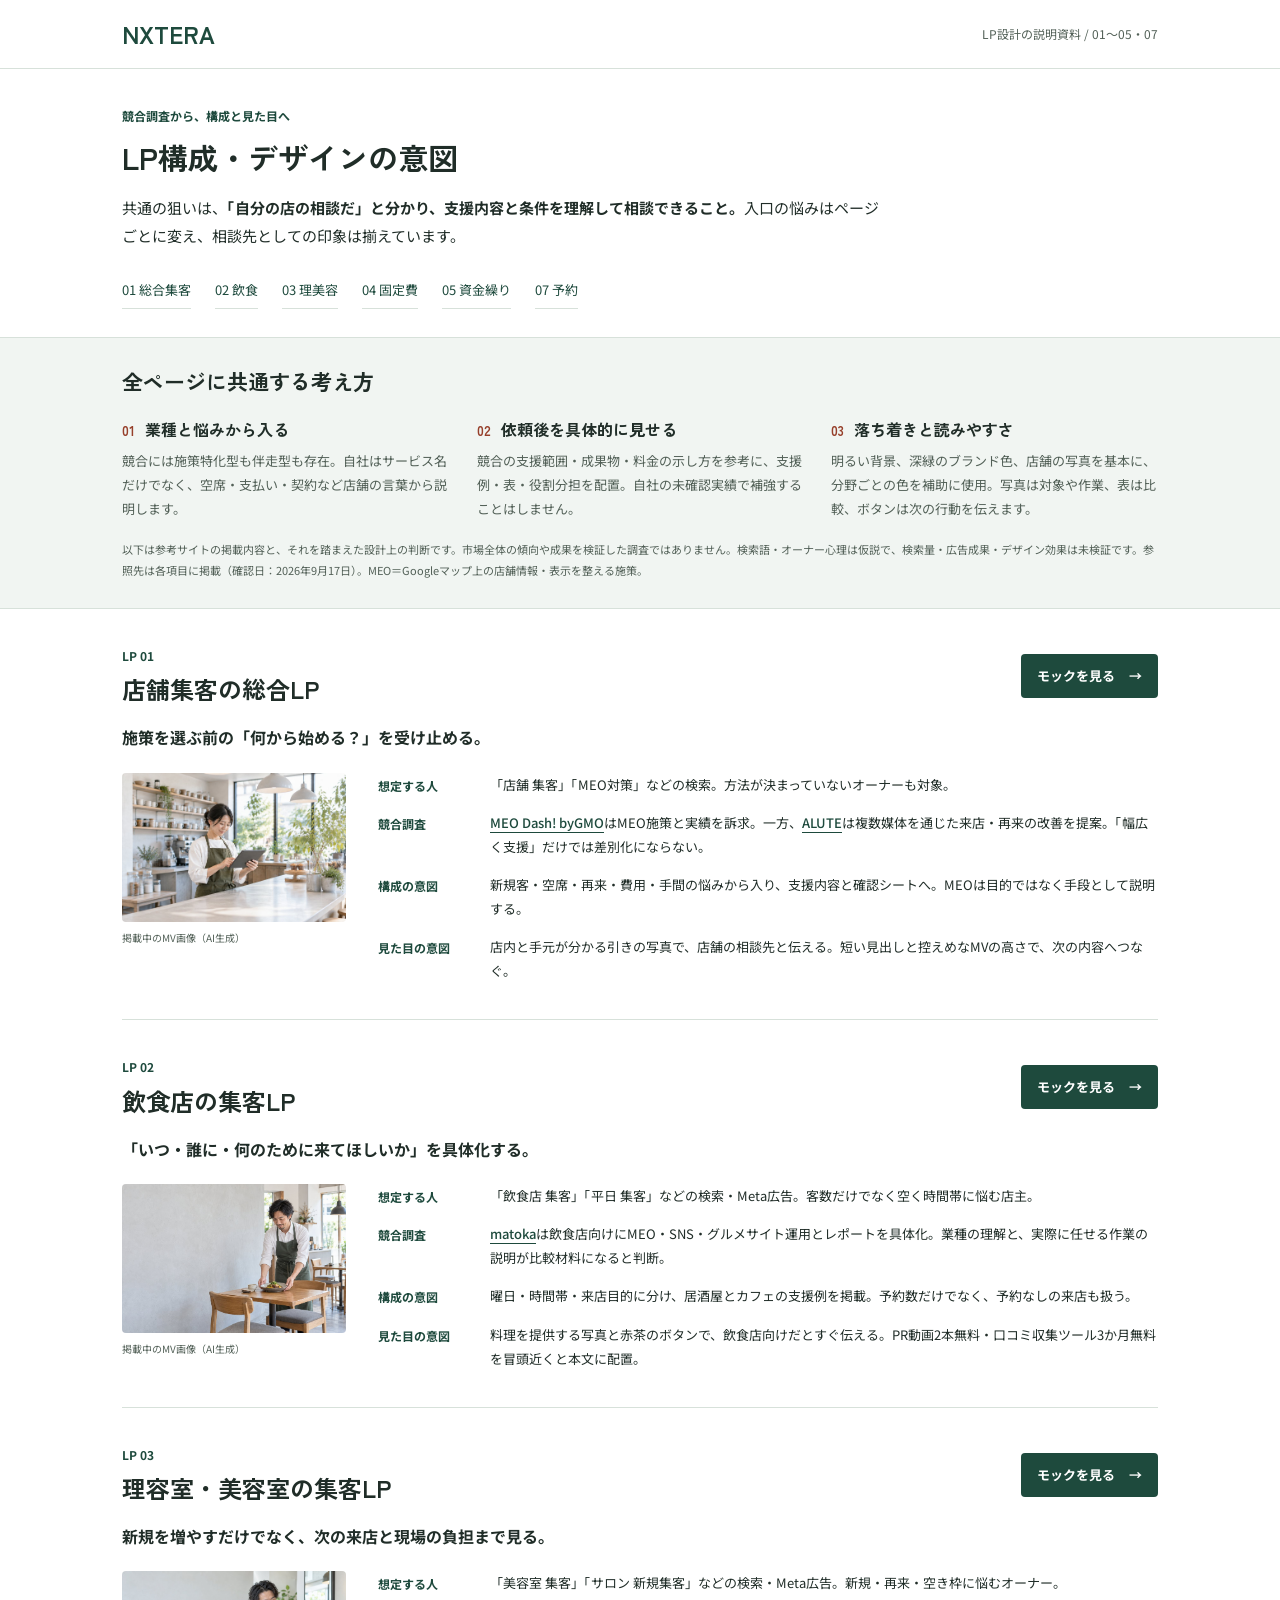
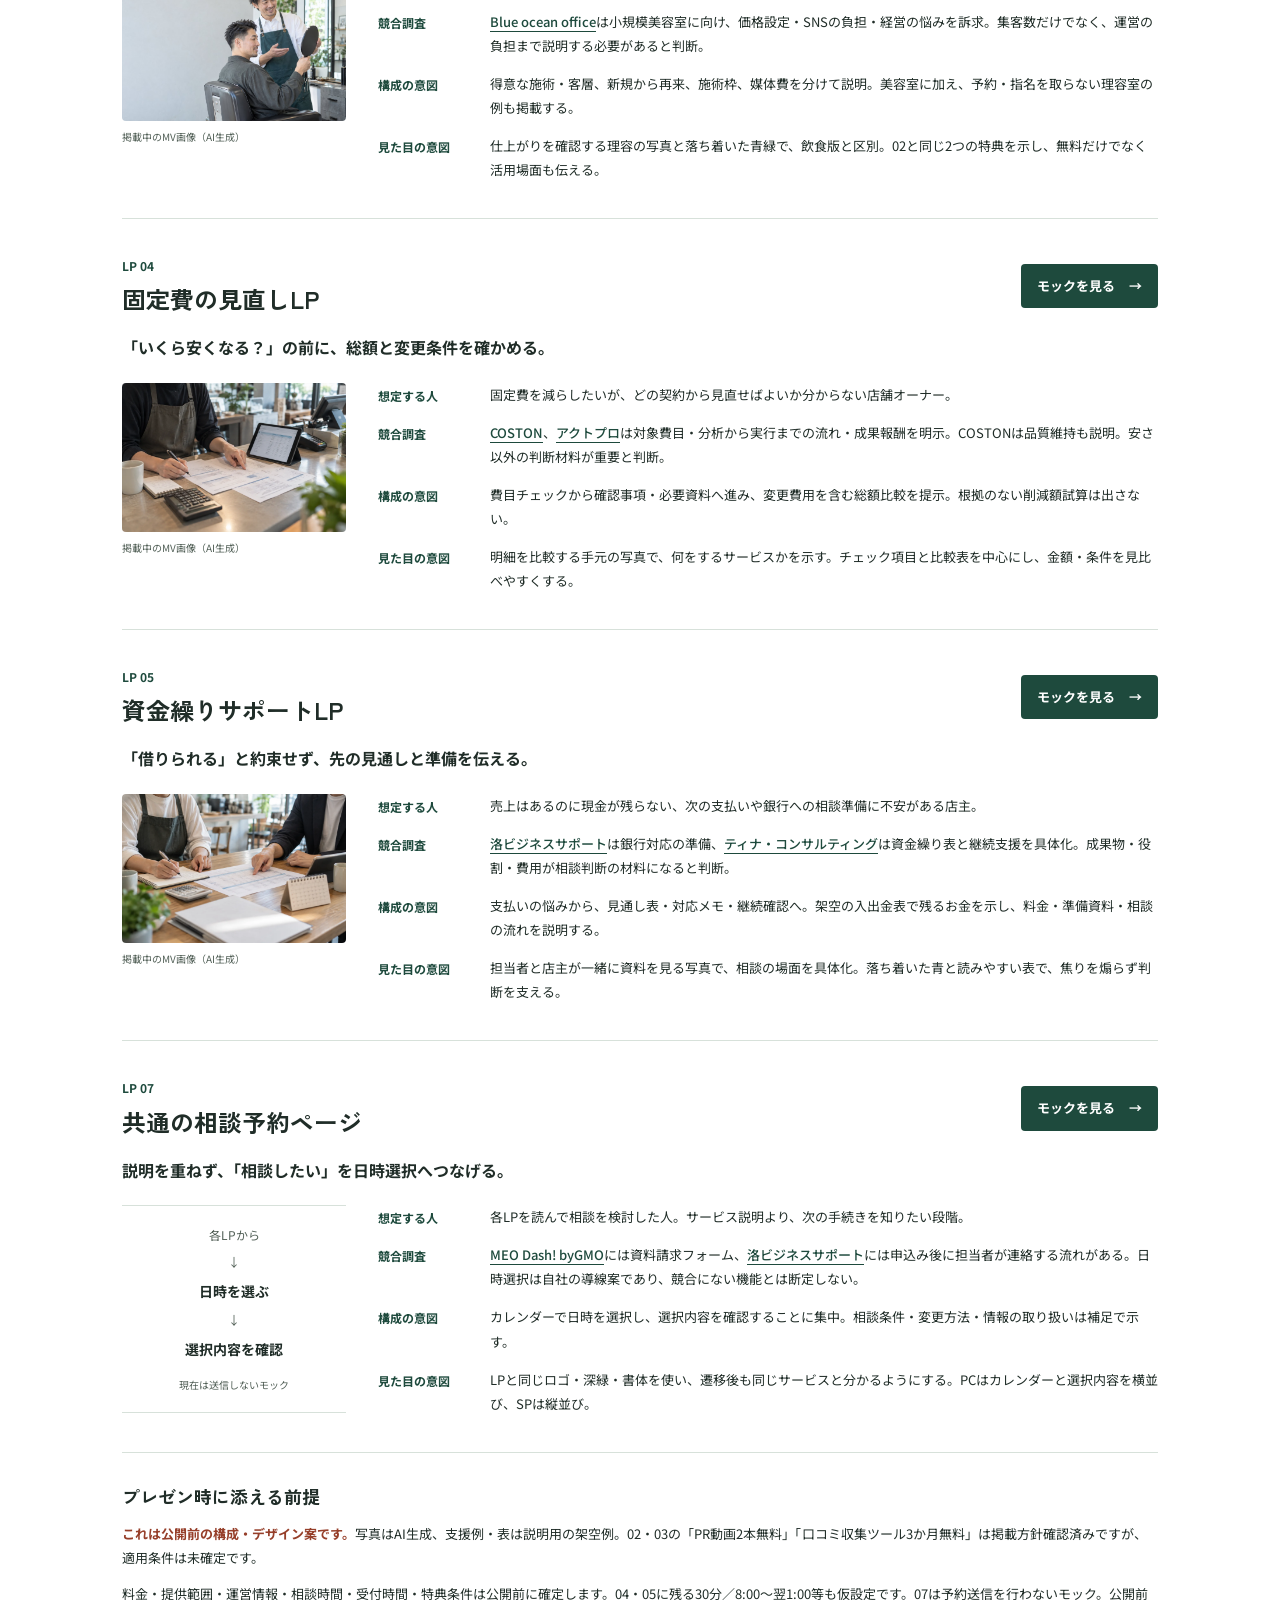
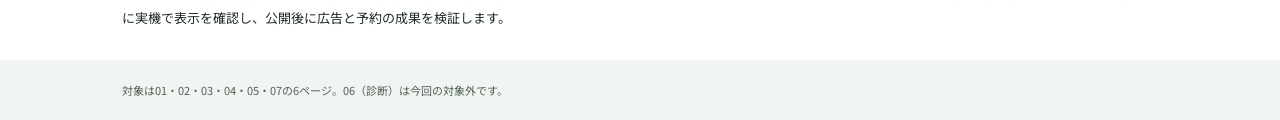
<file: Duo_LPモック/index.html>
<!doctype html>
<html lang="ja">
<head>
<meta charset="utf-8">
<meta name="viewport" content="width=device-width, initial-scale=1">
<meta name="robots" content="noindex, nofollow">
<title>LP構成・デザインの意図｜NXTERA</title>
<link rel="preconnect" href="https://fonts.googleapis.com">
<link rel="preconnect" href="https://fonts.gstatic.com" crossorigin>
<link href="https://fonts.googleapis.com/css2?family=Noto+Sans+JP:wght@400;500;700&amp;family=Zen+Kaku+Gothic+New:wght@500;700&amp;display=swap" rel="stylesheet">
<style>
:root { --ink:#202d28; --muted:#526057; --line:#d7e1da; --brand:#1e4a3d; --rust:#963f2a; }
* { box-sizing:border-box; letter-spacing:0; }
html { -webkit-text-size-adjust:100%; }
body { margin:0; background:#fff; color:var(--ink); font-family:"Noto Sans JP","Yu Gothic",sans-serif; line-height:1.85; overflow-wrap:anywhere; }
h1,h2,h3,p { margin:0; }
h1,h2,h3,.brand { font-family:"Zen Kaku Gothic New","Yu Gothic",sans-serif; line-height:1.5; }
a { color:var(--brand); text-underline-offset:4px; }
:focus-visible { outline:3px solid #1b63c9; outline-offset:4px; }
.wrap { width:100%; max-width:1100px; margin-inline:auto; padding-inline:32px; }
.topbar { border-bottom:1px solid var(--line); }
.topbar .wrap { min-height:68px; display:flex; align-items:center; justify-content:space-between; gap:20px; }
.brand { color:var(--brand); font-size:24px; font-weight:700; }
.topbar span { font-size:12px; color:var(--muted); }
.intro { padding-block:36px 28px; }
.eyebrow { color:var(--brand); font-size:12px; font-weight:700; }
h1 { font-size:30px; margin-top:8px; }
.lede { margin-top:14px; font-size:15px; max-width:760px; }
.page-nav { display:flex; flex-wrap:wrap; gap:10px 24px; margin-top:22px; font-size:13px; }
.page-nav a { padding-block:6px; text-decoration:none; border-bottom:1px solid var(--line); }
.direction { background:#f1f5f2; border-block:1px solid var(--line); padding-block:28px; }
.direction h2 { font-size:21px; }
.principles { display:grid; grid-template-columns:repeat(3,minmax(0,1fr)); gap:28px; margin-top:20px; }
.principles h3 { font-size:16px; }
.principles h3 span { color:var(--rust); margin-right:10px; font-size:13px; }
.principles p { font-size:13px; margin-top:8px; color:var(--muted); }
.research-note { margin-top:18px; font-size:11px; color:var(--muted); }
.lp-section { padding-block:36px; border-bottom:1px solid var(--line); scroll-margin-top:20px; }
.lp-head { display:flex; align-items:center; justify-content:space-between; gap:24px; }
.number { font-size:12px; color:var(--brand); font-weight:700; }
.lp-head h2 { font-size:24px; margin-top:4px; }
.open-link { display:inline-flex; align-items:center; gap:14px; min-height:44px; padding:10px 16px; border-radius:4px; background:var(--brand); color:#fff; font-size:13px; font-weight:700; text-decoration:none; flex:none; }
.open-link:hover { background:#163a30; }
.takeaway { margin-top:16px; font-weight:700; font-size:16px; }
.lp-body { display:grid; grid-template-columns:224px minmax(0,1fr); gap:32px; margin-top:20px; align-items:start; }
figure { margin:0; min-width:0; }
figure a { display:block; }
figure img { display:block; width:100%; height:auto; aspect-ratio:3/2; object-fit:cover; object-position:75% center; border-radius:4px; }
#lp-01 figure img { object-position:right center; }
figcaption { font-size:10px; color:var(--muted); margin-top:7px; }
.rationale { margin:0; min-width:0; }
.rationale > div { display:grid; grid-template-columns:96px minmax(0,1fr); gap:16px; }
.rationale > div + div { margin-top:14px; }
.rationale dt { font-size:12px; color:var(--brand); font-weight:700; padding-top:2px; }
.rationale dd { margin:0; font-size:13px; }
.rationale a { font-weight:500; }
.booking-route { padding-block:18px; border-block:1px solid var(--line); display:flex; flex-direction:column; align-items:center; gap:5px; font-size:14px; }
.booking-route > p,.booking-route > span { color:var(--muted); font-size:12px; }
.booking-route small { margin-top:8px; color:var(--muted); font-size:10px; }
.closing { padding-block:30px; }
.closing h2 { font-size:18px; }
.closing p { margin-top:12px; font-size:13px; }
.closing strong { color:var(--rust); }
footer { background:#f1f5f2; padding-block:20px; color:var(--muted); font-size:11px; }
@media (max-width:759px) {
 .wrap { padding-inline:20px; }
 .topbar .wrap { min-height:60px; gap:12px; }
 .topbar span { font-size:10px; }
 .intro { padding-block:28px; }
 h1 { font-size:25px; }
 .lede { font-size:14px; }
 .page-nav { gap:8px 18px; font-size:12px; }
 .principles { grid-template-columns:minmax(0,1fr); gap:18px; }
 .lp-head { align-items:flex-start; gap:14px; flex-wrap:wrap; }
 .lp-head h2 { font-size:22px; }
 .open-link { padding:9px 14px; font-size:12px; }
 .takeaway { font-size:15px; }
 .lp-body { grid-template-columns:minmax(0,1fr); gap:20px; }
 figure { max-width:360px; }
 figure img { aspect-ratio:2/1; }
 .rationale > div { grid-template-columns:78px minmax(0,1fr); gap:12px; }
 .rationale dt { font-size:11px; }
 .booking-route { align-items:flex-start; }
}
@media print {
 body { font-size:10pt; }
 .topbar .wrap { min-height:36px; }
 .wrap { max-width:none; padding-inline:0; }
 .page-nav,.open-link { display:none; }
 .intro,.direction,.lp-section,.closing { padding-block:14px; }
 .lp-section { break-inside:avoid; }
 .lp-body { grid-template-columns:150px minmax(0,1fr); gap:20px; }
 .rationale > div { grid-template-columns:78px minmax(0,1fr); gap:10px; }
 .rationale dd,.principles p { font-size:10pt; }
 .principles { grid-template-columns:repeat(3,minmax(0,1fr)); }
}
</style>
</head>
<body>
<header class="topbar"><div class="wrap"><p class="brand">NXTERA</p><span>LP設計の説明資料 / 01〜05・07</span></div></header>
<main>
<section class="intro wrap" aria-labelledby="page-title"><p class="eyebrow">競合調査から、構成と見た目へ</p><h1 id="page-title">LP構成・デザインの意図</h1><p class="lede">共通の狙いは、<strong>「自分の店の相談だ」と分かり、支援内容と条件を理解して相談できること。</strong>入口の悩みはページごとに変え、相談先としての印象は揃えています。</p><nav class="page-nav" aria-label="各LPの設計意図"><a href="#lp-01">01 総合集客</a><a href="#lp-02">02 飲食</a><a href="#lp-03">03 理美容</a><a href="#lp-04">04 固定費</a><a href="#lp-05">05 資金繰り</a><a href="#lp-07">07 予約</a></nav></section>
<section class="direction" aria-labelledby="direction-title"><div class="wrap"><h2 id="direction-title">全ページに共通する考え方</h2><div class="principles">
<div><h3><span>01</span>業種と悩みから入る</h3><p>競合には施策特化型も伴走型も存在。自社はサービス名だけでなく、空席・支払い・契約など店舗の言葉から説明します。</p></div>
<div><h3><span>02</span>依頼後を具体的に見せる</h3><p>競合の支援範囲・成果物・料金の示し方を参考に、支援例・表・役割分担を配置。自社の未確認実績で補強することはしません。</p></div>
<div><h3><span>03</span>落ち着きと読みやすさ</h3><p>明るい背景、深緑のブランド色、店舗の写真を基本に、分野ごとの色を補助に使用。写真は対象や作業、表は比較、ボタンは次の行動を伝えます。</p></div>
</div><p class="research-note">以下は参考サイトの掲載内容と、それを踏まえた設計上の判断です。市場全体の傾向や成果を検証した調査ではありません。検索語・オーナー心理は仮説で、検索量・広告成果・デザイン効果は未検証です。参照先は各項目に掲載（確認日：2026年9月17日）。MEO＝Googleマップ上の店舗情報・表示を整える施策。</p></div></section>
<div class="wrap">
<article class="lp-section" id="lp-01" aria-labelledby="title-01">
<header class="lp-head"><div><p class="number">LP 01</p><h2 id="title-01">店舗集客の総合LP</h2></div><a class="open-link" href="01-shukyaku-tougou.html" aria-label="店舗集客の総合LPのモックを見る">モックを見る <span aria-hidden="true">→</span></a></header>
<p class="takeaway">施策を選ぶ前の「何から始める？」を受け止める。</p>
<div class="lp-body"><figure><a href="01-shukyaku-tougou.html" aria-label="店舗集客の総合LPのモックを見る"><img src="images/01-tougou-hero-v4-wide.jpg" alt="店舗でタブレットを確認するオーナーのイメージ" loading="lazy" decoding="async"></a><figcaption>掲載中のMV画像（AI生成）</figcaption></figure>
<dl class="rationale"><div><dt>想定する人</dt><dd>「店舗 集客」「MEO対策」などの検索。方法が決まっていないオーナーも対象。</dd></div><div><dt>競合調査</dt><dd><a href="https://meo-dash.com/lp/">MEO Dash! byGMO</a>はMEO施策と実績を訴求。一方、<a href="https://alute.co.jp/store_support/">ALUTE</a>は複数媒体を通じた来店・再来の改善を提案。「幅広く支援」だけでは差別化にならない。</dd></div><div><dt>構成の意図</dt><dd>新規客・空席・再来・費用・手間の悩みから入り、支援内容と確認シートへ。MEOは目的ではなく手段として説明する。</dd></div><div><dt>見た目の意図</dt><dd>店内と手元が分かる引きの写真で、店舗の相談先と伝える。短い見出しと控えめなMVの高さで、次の内容へつなぐ。</dd></div></dl></div>
</article>
<article class="lp-section" id="lp-02" aria-labelledby="title-02">
<header class="lp-head"><div><p class="number">LP 02</p><h2 id="title-02">飲食店の集客LP</h2></div><a class="open-link" href="02-shukyaku-inshoku.html" aria-label="飲食店の集客LPのモックを見る">モックを見る <span aria-hidden="true">→</span></a></header>
<p class="takeaway">「いつ・誰に・何のために来てほしいか」を具体化する。</p>
<div class="lp-body"><figure><a href="02-shukyaku-inshoku.html" aria-label="飲食店の集客LPのモックを見る"><img src="images/02-inshoku-hero-v2.jpg" alt="料理をテーブルに提供する飲食店オーナーのイメージ" loading="lazy" decoding="async"></a><figcaption>掲載中のMV画像（AI生成）</figcaption></figure>
<dl class="rationale"><div><dt>想定する人</dt><dd>「飲食店 集客」「平日 集客」などの検索・Meta広告。客数だけでなく空く時間帯に悩む店主。</dd></div><div><dt>競合調査</dt><dd><a href="https://matoka.co.jp/service">matoka</a>は飲食店向けにMEO・SNS・グルメサイト運用とレポートを具体化。業種の理解と、実際に任せる作業の説明が比較材料になると判断。</dd></div><div><dt>構成の意図</dt><dd>曜日・時間帯・来店目的に分け、居酒屋とカフェの支援例を掲載。予約数だけでなく、予約なしの来店も扱う。</dd></div><div><dt>見た目の意図</dt><dd>料理を提供する写真と赤茶のボタンで、飲食店向けだとすぐ伝える。PR動画2本無料・口コミ収集ツール3か月無料を冒頭近くと本文に配置。</dd></div></dl></div>
</article>
<article class="lp-section" id="lp-03" aria-labelledby="title-03">
<header class="lp-head"><div><p class="number">LP 03</p><h2 id="title-03">理容室・美容室の集客LP</h2></div><a class="open-link" href="03-shukyaku-biyo.html" aria-label="理容室・美容室の集客LPのモックを見る">モックを見る <span aria-hidden="true">→</span></a></header>
<p class="takeaway">新規を増やすだけでなく、次の来店と現場の負担まで見る。</p>
<div class="lp-body"><figure><a href="03-shukyaku-biyo.html" aria-label="理容室・美容室の集客LPのモックを見る"><img src="images/03-biyo-hero-v3.jpg" alt="理容室で仕上がりを確認する理容師とお客さまのイメージ" loading="lazy" decoding="async"></a><figcaption>掲載中のMV画像（AI生成）</figcaption></figure>
<dl class="rationale"><div><dt>想定する人</dt><dd>「美容室 集客」「サロン 新規集客」などの検索・Meta広告。新規・再来・空き枠に悩むオーナー。</dd></div><div><dt>競合調査</dt><dd><a href="https://blueoceanoffice.co.jp/">Blue ocean office</a>は小規模美容室に向け、価格設定・SNSの負担・経営の悩みを訴求。集客数だけでなく、運営の負担まで説明する必要があると判断。</dd></div><div><dt>構成の意図</dt><dd>得意な施術・客層、新規から再来、施術枠、媒体費を分けて説明。美容室に加え、予約・指名を取らない理容室の例も掲載する。</dd></div><div><dt>見た目の意図</dt><dd>仕上がりを確認する理容の写真と落ち着いた青緑で、飲食版と区別。02と同じ2つの特典を示し、無料だけでなく活用場面も伝える。</dd></div></dl></div>
</article>
<article class="lp-section" id="lp-04" aria-labelledby="title-04">
<header class="lp-head"><div><p class="number">LP 04</p><h2 id="title-04">固定費の見直しLP</h2></div><a class="open-link" href="04-kotehi.html" aria-label="固定費の見直しLPのモックを見る">モックを見る <span aria-hidden="true">→</span></a></header>
<p class="takeaway">「いくら安くなる？」の前に、総額と変更条件を確かめる。</p>
<div class="lp-body"><figure><a href="04-kotehi.html" aria-label="固定費の見直しLPのモックを見る"><img src="images/04-kotehi-hero-v2.webp" alt="店舗で明細書と比較表を確認する手元のイメージ" loading="lazy" decoding="async"></a><figcaption>掲載中のMV画像（AI生成）</figcaption></figure>
<dl class="rationale"><div><dt>想定する人</dt><dd>固定費を減らしたいが、どの契約から見直せばよいか分からない店舗オーナー。</dd></div><div><dt>競合調査</dt><dd><a href="https://coston.ai/">COSTON</a>、<a href="https://ap.actpro.co.jp/costpro/">アクトプロ</a>は対象費目・分析から実行までの流れ・成果報酬を明示。COSTONは品質維持も説明。安さ以外の判断材料が重要と判断。</dd></div><div><dt>構成の意図</dt><dd>費目チェックから確認事項・必要資料へ進み、変更費用を含む総額比較を提示。根拠のない削減額試算は出さない。</dd></div><div><dt>見た目の意図</dt><dd>明細を比較する手元の写真で、何をするサービスかを示す。チェック項目と比較表を中心にし、金額・条件を見比べやすくする。</dd></div></dl></div>
</article>
<article class="lp-section" id="lp-05" aria-labelledby="title-05">
<header class="lp-head"><div><p class="number">LP 05</p><h2 id="title-05">資金繰りサポートLP</h2></div><a class="open-link" href="05-shikinguri.html" aria-label="資金繰りサポートLPのモックを見る">モックを見る <span aria-hidden="true">→</span></a></header>
<p class="takeaway">「借りられる」と約束せず、先の見通しと準備を伝える。</p>
<div class="lp-body"><figure><a href="05-shikinguri.html" aria-label="資金繰りサポートLPのモックを見る"><img src="images/05-shikinguri-hero-v2.webp" alt="担当者と店主が入出金予定表を一緒に確認するイメージ" loading="lazy" decoding="async"></a><figcaption>掲載中のMV画像（AI生成）</figcaption></figure>
<dl class="rationale"><div><dt>想定する人</dt><dd>売上はあるのに現金が残らない、次の支払いや銀行への相談準備に不安がある店主。</dd></div><div><dt>競合調査</dt><dd><a href="https://www.raku-bs.com/">洛ビジネスサポート</a>は銀行対応の準備、<a href="https://teana.jp/plan/cash/shikinguri/shikinguri-komon-apply/">ティナ・コンサルティング</a>は資金繰り表と継続支援を具体化。成果物・役割・費用が相談判断の材料になると判断。</dd></div><div><dt>構成の意図</dt><dd>支払いの悩みから、見通し表・対応メモ・継続確認へ。架空の入出金表で残るお金を示し、料金・準備資料・相談の流れを説明する。</dd></div><div><dt>見た目の意図</dt><dd>担当者と店主が一緒に資料を見る写真で、相談の場面を具体化。落ち着いた青と読みやすい表で、焦りを煽らず判断を支える。</dd></div></dl></div>
</article>
<article class="lp-section" id="lp-07" aria-labelledby="title-07">
<header class="lp-head"><div><p class="number">LP 07</p><h2 id="title-07">共通の相談予約ページ</h2></div><a class="open-link" href="07-yoyaku.html" aria-label="共通の相談予約ページのモックを見る">モックを見る <span aria-hidden="true">→</span></a></header>
<p class="takeaway">説明を重ねず、「相談したい」を日時選択へつなげる。</p>
<div class="lp-body"><div class="booking-route" aria-label="予約の流れ"><p>各LPから</p><span aria-hidden="true">↓</span><strong>日時を選ぶ</strong><span aria-hidden="true">↓</span><strong>選択内容を確認</strong><small>現在は送信しないモック</small></div>
<dl class="rationale"><div><dt>想定する人</dt><dd>各LPを読んで相談を検討した人。サービス説明より、次の手続きを知りたい段階。</dd></div><div><dt>競合調査</dt><dd><a href="https://meo-dash.com/lp/">MEO Dash! byGMO</a>には資料請求フォーム、<a href="https://www.raku-bs.com/">洛ビジネスサポート</a>には申込み後に担当者が連絡する流れがある。日時選択は自社の導線案であり、競合にない機能とは断定しない。</dd></div><div><dt>構成の意図</dt><dd>カレンダーで日時を選択し、選択内容を確認することに集中。相談条件・変更方法・情報の取り扱いは補足で示す。</dd></div><div><dt>見た目の意図</dt><dd>LPと同じロゴ・深緑・書体を使い、遷移後も同じサービスと分かるようにする。PCはカレンダーと選択内容を横並び、SPは縦並び。</dd></div></dl></div>
</article>
<section class="closing" aria-labelledby="launch-title"><h2 id="launch-title">プレゼン時に添える前提</h2><p><strong>これは公開前の構成・デザイン案です。</strong>写真はAI生成、支援例・表は説明用の架空例。02・03の「PR動画2本無料」「口コミ収集ツール3か月無料」は掲載方針確認済みですが、適用条件は未確定です。</p><p>料金・提供範囲・運営情報・相談時間・受付時間・特典条件は公開前に確定します。04・05に残る30分／8:00〜翌1:00等も仮設定です。07は予約送信を行わないモック。公開前に実機で表示を確認し、公開後に広告と予約の成果を検証します。</p></section>
</div>
</main>
<footer><div class="wrap">対象は01・02・03・04・05・07の6ページ。06（診断）は今回の対象外です。</div></footer>
</body>
</html>
</file>
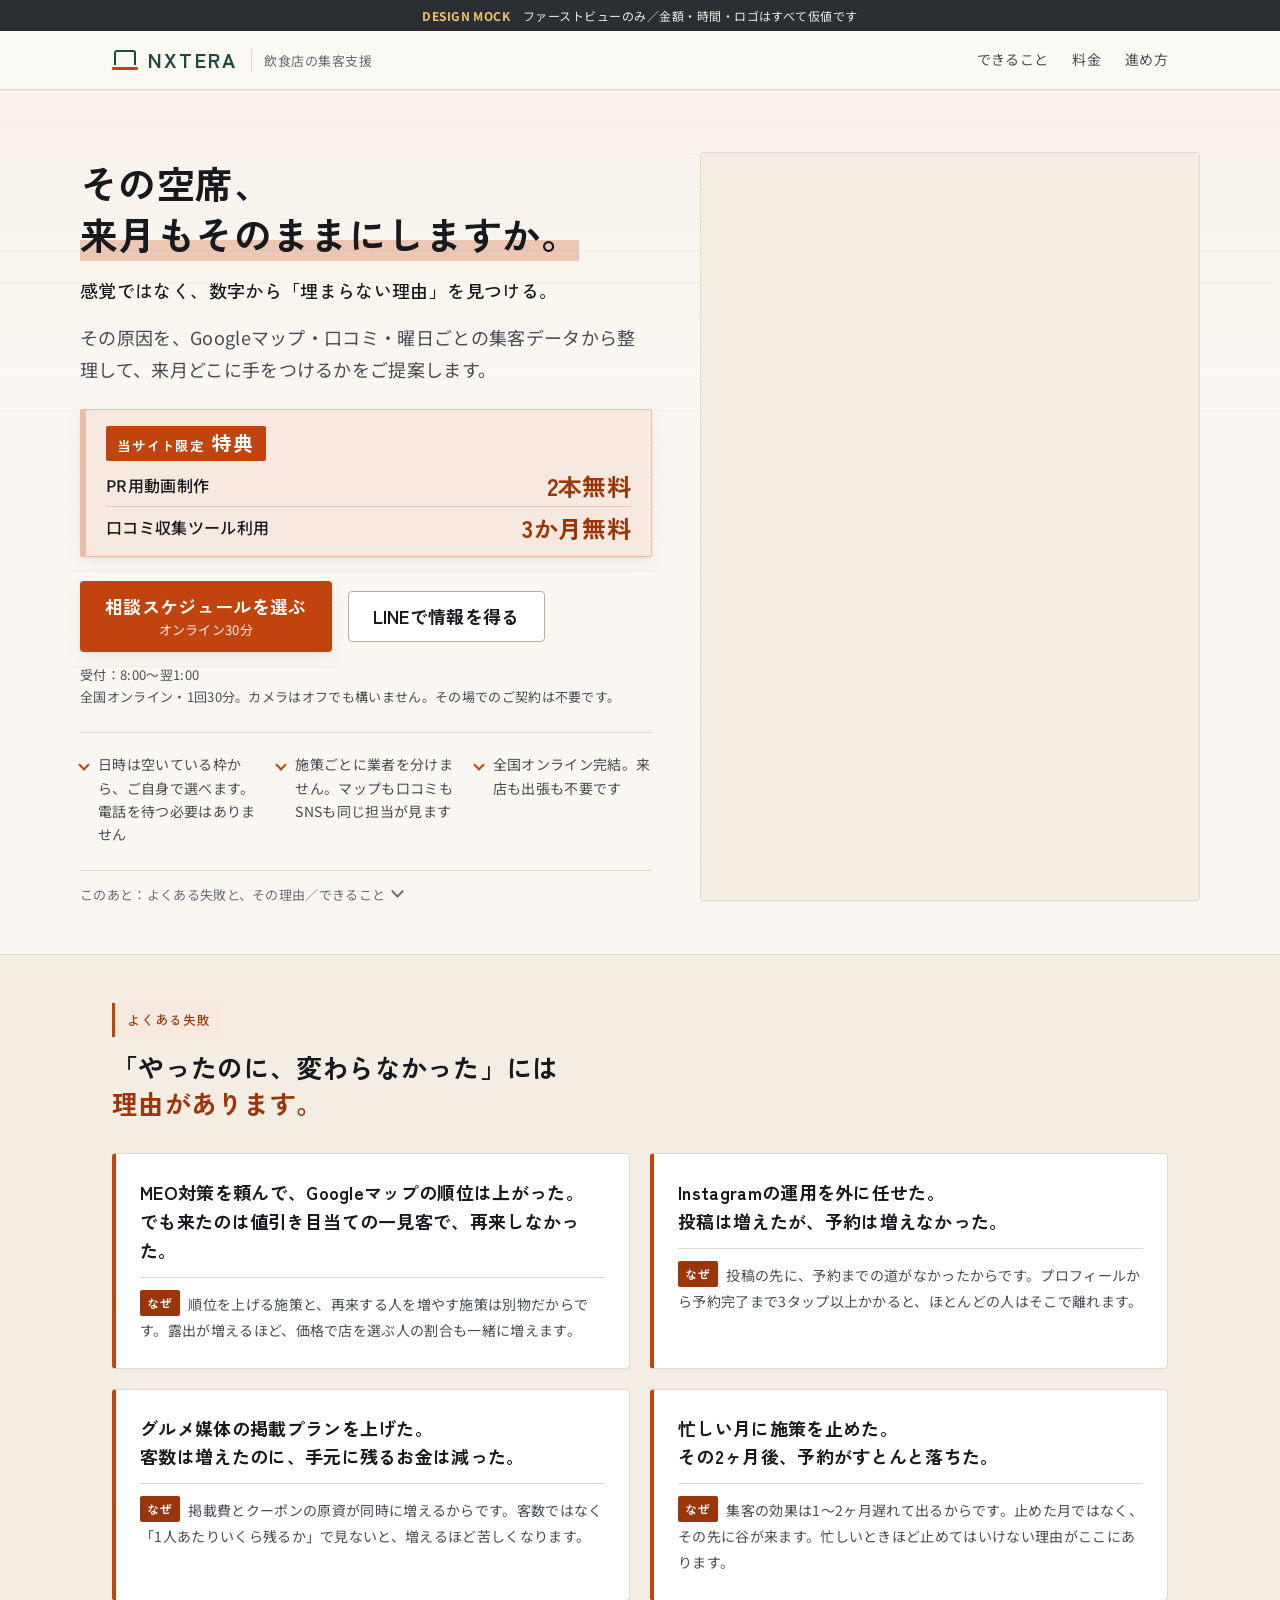
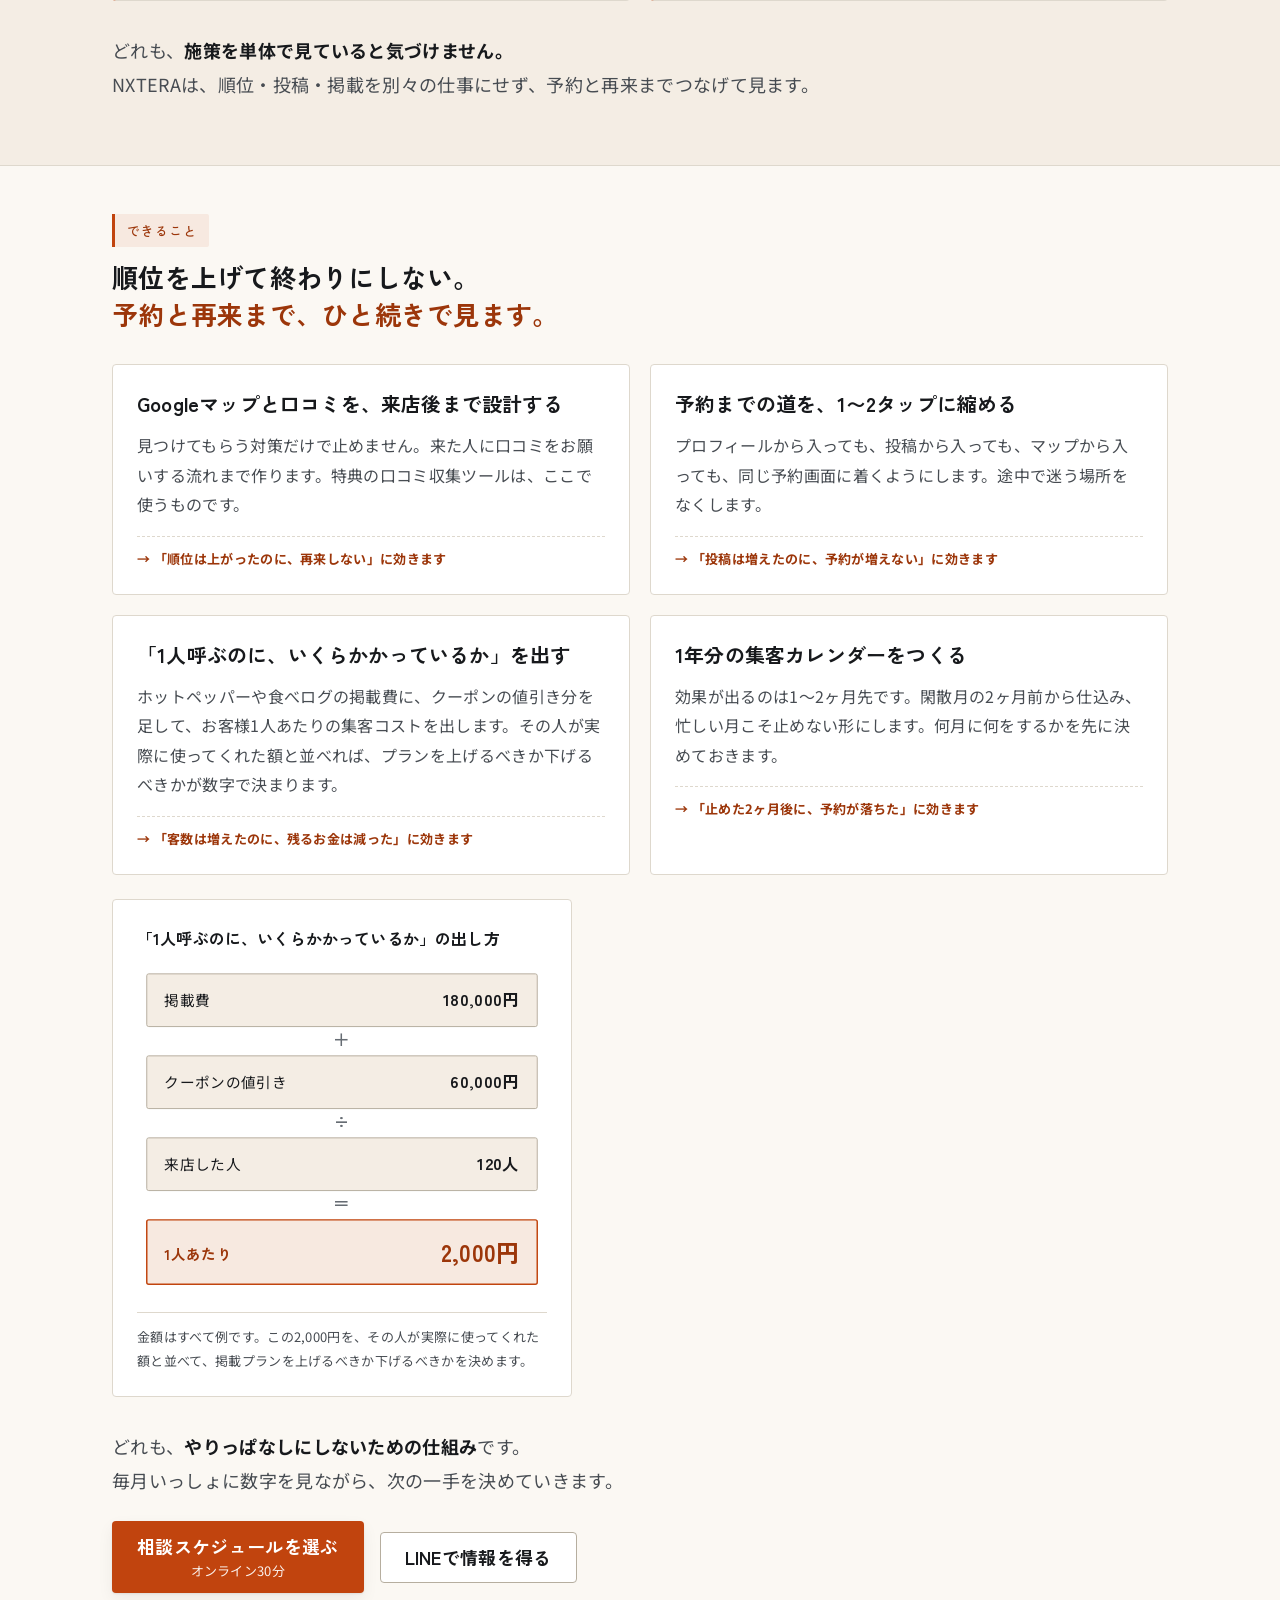
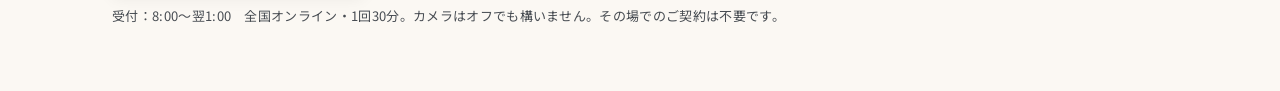
<file: Duo_LPモック/01-shukyaku-inshoku.html>
<!doctype html>
<!--
  ============================================================
  NXTERA / 集客LP（飲食）— ファーストビューのみのデザインモックです。
  ページ全体ではなく、1画面目の見え方を確認するためのファイルです。

  【仮値の注記】
   - ロゴ「NXTERA」はテキスト仮置き。マークはCSS図形の仮組みです。
   - 相談時間「30分」は仮値です。
   - 受付時間「8:00〜翌1:00」は仮値です。時間帯を絞らず、
     営業実態の異なる店でも枠が見つかる形にしています。
   - 写真は使用していません（外部画像の読み込みなし）。PC右カラムは
     構図を示すためのインラインSVGの線画で、本番は同構図の写真に差し替え前提。
   - 実績数値（導入店舗数・削減率等）は意図的に一切掲載していません。
  ============================================================
-->
<html lang="ja">
<head>
<meta charset="utf-8">
<meta name="viewport" content="width=device-width, initial-scale=1">
<title>NXTERA｜集客LP（飲食）FVモック</title>
<link rel="preconnect" href="https://fonts.googleapis.com">
<link rel="preconnect" href="https://fonts.gstatic.com" crossorigin>
<link href="https://fonts.googleapis.com/css2?family=Noto+Sans+JP:wght@400;500;700&family=Zen+Kaku+Gothic+New:wght@400;500;700&display=swap" rel="stylesheet">
<link rel="stylesheet" href="tokens.css">
</head>
<body data-domain="inshoku">

<p class="mockflag"><b>DESIGN MOCK</b>　ファーストビューのみ／金額・時間・ロゴはすべて仮値です</p>

<header class="hd">
  <div class="wrap hd__in">
    <a class="logo" href="#"><span class="logo__mark" aria-hidden="true"></span>
      <span class="logo__txt">
        <span class="logo__type">NXTERA</span>
      </span>
      <span class="logo__sub">飲食店の集客支援</span>
    </a>
    <nav class="hd__nav">
      <a href="#">できること</a>
      <a href="#">料金</a>
      <a href="#">進め方</a>
    </nav>
  </div>
</header>

<main class="fv">
  <div class="wrap fv__in">

    <div>
      <h1 class="catch">その空席、<br><em>来月もそのままにしますか。</em></h1>

      <p class="catch-sub">感覚ではなく、数字から「埋まらない理由」を見つける。</p>

      <p class="sub">その原因を、Googleマップ・口コミ・曜日ごとの集客データから整理して、来月どこに手をつけるかをご提案します。</p>

      <div class="komi komi--strong">
        <div class="komi__body">
          <p class="komi__lead"><span class="komi__lead-s">当サイト限定</span><span class="komi__lead-b">特典</span></p>
          <ul class="komi__list">
            <li><span class="komi__item">PR用動画制作</span><span class="komi__q">2本無料</span></li>
            <li><span class="komi__item">口コミ収集ツール利用</span><span class="komi__q">3か月無料</span></li>
          </ul>
        </div>
      </div>

      <div class="ctas">
        <a class="btn btn--main" href="07-yoyaku.html">相談スケジュールを選ぶ
          <span class="btn__note">オンライン30分</span>
        </a>
        <a class="btn btn--sub" href="#">LINEで情報を得る</a>
      </div>

      <p class="ctanote">受付：8:00〜翌1:00<br>全国オンライン・1回30分。カメラはオフでも構いません。その場でのご契約は不要です。</p>

      <div class="trust">
        <ul>
          <li>日時は空いている枠から、ご自身で選べます。電話を待つ必要はありません</li>
          <li>施策ごとに業者を分けません。マップも口コミもSNSも同じ担当が見ます</li>
          <li>全国オンライン完結。来店も出張も不要です</li>
        </ul>
      </div>


      <p class="more">このあと：よくある失敗と、その理由／できること</p>
    </div>

    <!-- ビジュアル枠：外部画像は一切読み込まず、インラインSVGの線画で構図を示す -->
    <aside class="shot" aria-label="閉店後のカウンターで締め作業をする店主の写真">
      <picture>
        <source media="(max-width:859px)" srcset="images/01-inshoku-sp.webp" width="800" height="533">
        <img class="shot__img" src="images/01-inshoku-hero-v.webp"
           width="880" height="1320" loading="eager" decoding="async"
           alt="閉店後の居酒屋のカウンター。消灯した客席を背に、伝票の束と電卓を前にしてスマートフォンを見る店主。">
      </picture>

    </aside>

  </div>
</main>

<section class="sec" id="shippai">
  <div class="wrap">
    <p class="eyebrow">よくある失敗</p>
    <h2 class="sec__h">「やったのに、変わらなかった」には<br><em>理由があります。</em></h2>

    <ul class="fails">
      <li class="fail">
        <p class="fail__q">MEO対策を頼んで、Googleマップの順位は上がった。<br>でも来たのは値引き目当ての一見客で、再来しなかった。</p>
        <p class="fail__a"><span class="fail__mark">なぜ</span>順位を上げる施策と、再来する人を増やす施策は別物だからです。露出が増えるほど、価格で店を選ぶ人の割合も一緒に増えます。</p>
      </li>
      <li class="fail">
        <p class="fail__q">Instagramの運用を外に任せた。<br>投稿は増えたが、予約は増えなかった。</p>
        <p class="fail__a"><span class="fail__mark">なぜ</span>投稿の先に、予約までの道がなかったからです。プロフィールから予約完了まで3タップ以上かかると、ほとんどの人はそこで離れます。</p>
      </li>
      <li class="fail">
        <p class="fail__q">グルメ媒体の掲載プランを上げた。<br>客数は増えたのに、手元に残るお金は減った。</p>
        <p class="fail__a"><span class="fail__mark">なぜ</span>掲載費とクーポンの原資が同時に増えるからです。客数ではなく「1人あたりいくら残るか」で見ないと、増えるほど苦しくなります。</p>
      </li>
      <li class="fail">
        <p class="fail__q">忙しい月に施策を止めた。<br>その2ヶ月後、予約がすとんと落ちた。</p>
        <p class="fail__a"><span class="fail__mark">なぜ</span>集客の効果は1〜2ヶ月遅れて出るからです。止めた月ではなく、その先に谷が来ます。忙しいときほど止めてはいけない理由がここにあります。</p>
      </li>
    </ul>

    <p class="sec__close">どれも、<b>施策を単体で見ていると気づけません。</b><br>
    NXTERAは、順位・投稿・掲載を別々の仕事にせず、予約と再来までつなげて見ます。</p>

  </div>
</section>

<section class="sec sec--alt" id="shien">
  <div class="wrap">
    <p class="eyebrow">できること</p>
    <h2 class="sec__h">順位を上げて終わりにしない。<br><em>予約と再来まで、ひと続きで見ます。</em></h2>

    <ul class="shien">
      <li class="card">
        <h3 class="card__h">Googleマップと口コミを、来店後まで設計する</h3>
        <p class="card__d">見つけてもらう対策だけで止めません。来た人に口コミをお願いする流れまで作ります。特典の口コミ収集ツールは、ここで使うものです。</p>
        <p class="card__to">「順位は上がったのに、再来しない」に効きます</p>
      </li>
      <li class="card">
        <h3 class="card__h">予約までの道を、1〜2タップに縮める</h3>
        <p class="card__d">プロフィールから入っても、投稿から入っても、マップから入っても、同じ予約画面に着くようにします。途中で迷う場所をなくします。</p>
        <p class="card__to">「投稿は増えたのに、予約が増えない」に効きます</p>
      </li>
      <li class="card">
        <h3 class="card__h">「1人呼ぶのに、いくらかかっているか」を出す</h3>
        <p class="card__d">ホットペッパーや食べログの掲載費に、クーポンの値引き分を足して、お客様1人あたりの集客コストを出します。その人が実際に使ってくれた額と並べれば、プランを上げるべきか下げるべきかが数字で決まります。</p>
        <p class="card__to">「客数は増えたのに、残るお金は減った」に効きます</p>
      </li>
      <li class="card">
        <h3 class="card__h">1年分の集客カレンダーをつくる</h3>
        <p class="card__d">効果が出るのは1〜2ヶ月先です。閑散月の2ヶ月前から仕込み、忙しい月こそ止めない形にします。何月に何をするかを先に決めておきます。</p>
        <p class="card__to">「止めた2ヶ月後に、予約が落ちた」に効きます</p>
      </li>
    </ul>

    <figure class="dg">
      <figcaption class="dg__h">「1人呼ぶのに、いくらかかっているか」の出し方</figcaption>

      <svg class="dg__fig" viewBox="0 0 420 336" role="img"
           aria-label="掲載費18万円とクーポンの値引き6万円を足し、来店した人120人で割ると、1人あたり2,000円になることを示す図。">
        <!-- 掲載費 -->
        <rect class="dg-box" x="10" y="6" width="400" height="54" rx="2"/>
        <text class="dg-t"  x="28"  y="39">掲載費</text>
        <text class="dg-n"  x="392" y="39" text-anchor="end">180,000円</text>

        <text class="dg-op" x="210" y="80" text-anchor="middle">＋</text>

        <!-- クーポンの値引き -->
        <rect class="dg-box" x="10" y="90" width="400" height="54" rx="2"/>
        <text class="dg-t"  x="28"  y="123">クーポンの値引き</text>
        <text class="dg-n"  x="392" y="123" text-anchor="end">60,000円</text>

        <text class="dg-op" x="210" y="164" text-anchor="middle">÷</text>

        <!-- 来店した人 -->
        <rect class="dg-box" x="10" y="174" width="400" height="54" rx="2"/>
        <text class="dg-t"  x="28"  y="207">来店した人</text>
        <text class="dg-n"  x="392" y="207" text-anchor="end">120人</text>

        <text class="dg-op" x="210" y="248" text-anchor="middle">＝</text>

        <!-- 1人あたり -->
        <rect class="dg-fill" x="10" y="258" width="400" height="66" rx="2"/>
        <text class="dg-tb" x="28"  y="299">1人あたり</text>
        <text class="dg-nb" x="392" y="301" text-anchor="end">2,000円</text>
      </svg>

      <p class="dg__n">金額はすべて例です。この2,000円を、その人が実際に使ってくれた額と並べて、掲載プランを上げるべきか下げるべきかを決めます。</p>
    </figure>

    <p class="sec__close">どれも、<b>やりっぱなしにしないための仕組み</b>です。<br>
    毎月いっしょに数字を見ながら、次の一手を決めていきます。</p>

    <div class="ctas ctas--center">
      <a class="btn btn--main" href="07-yoyaku.html">相談スケジュールを選ぶ
        <span class="btn__note">オンライン30分</span>
      </a>
      <a class="btn btn--sub" href="#">LINEで情報を得る</a>
    </div>
    <p class="ctanote ctanote--center">受付：8:00〜翌1:00　全国オンライン・1回30分。カメラはオフでも構いません。その場でのご契約は不要です。</p>
  </div>
</section>

<!-- SP固定CTAバー：3ラベル -->
<nav class="bar" aria-label="主要アクション">
  <a class="bar__s" href="#">LINEで<br>情報</a>
  <a class="bar__p" href="07-yoyaku.html">日程を選ぶ<small>8:00〜翌1:00</small></a>
  <a class="bar__s" href="#shippai">よくある<br>失敗</a>
</nav>

<script>
  /* 戻る操作やブラウザのスクロール位置の復元で、ページ途中から表示されることがある。
     ハッシュ指定がないときは必ず先頭から見せる。 */
  if ('scrollRestoration' in history) history.scrollRestoration = 'manual';
  window.addEventListener('load', function () {
    if (!location.hash) window.scrollTo(0, 0);
  });
</script>

</body>
</html>
</file>
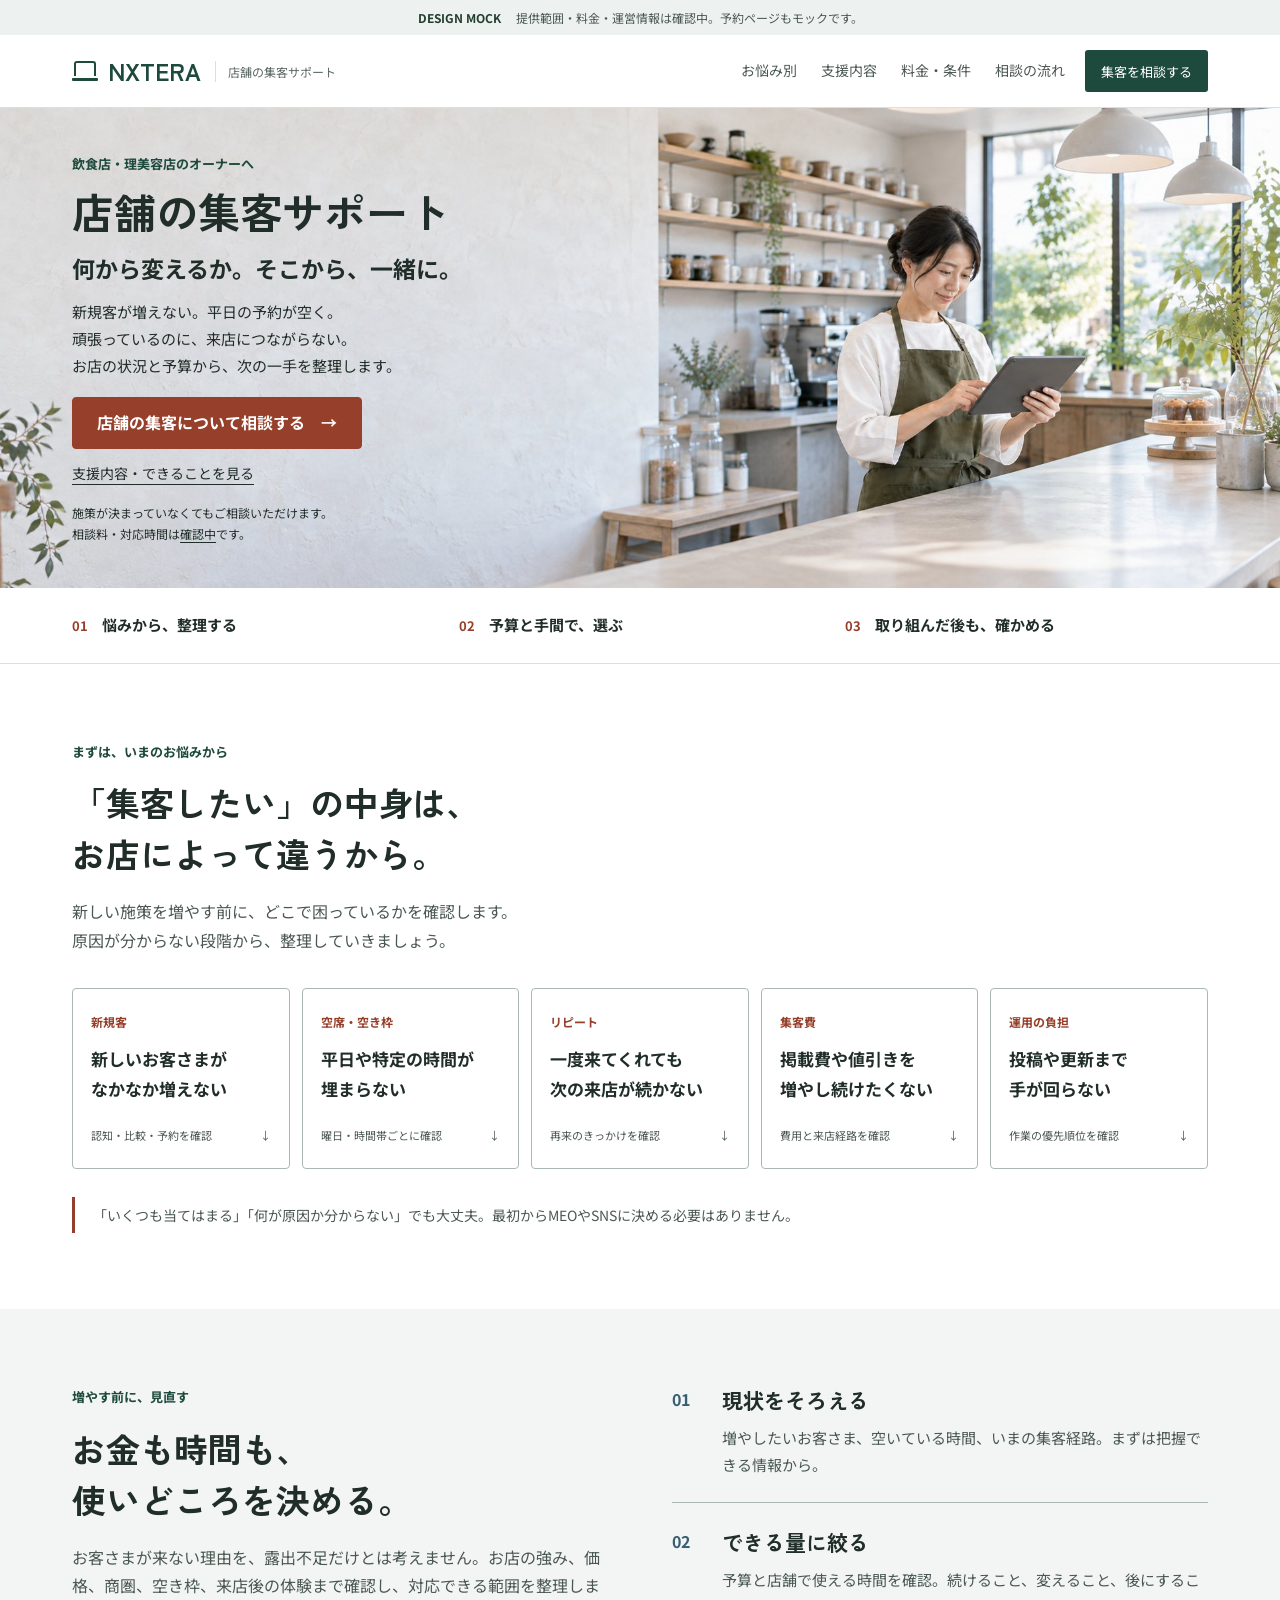
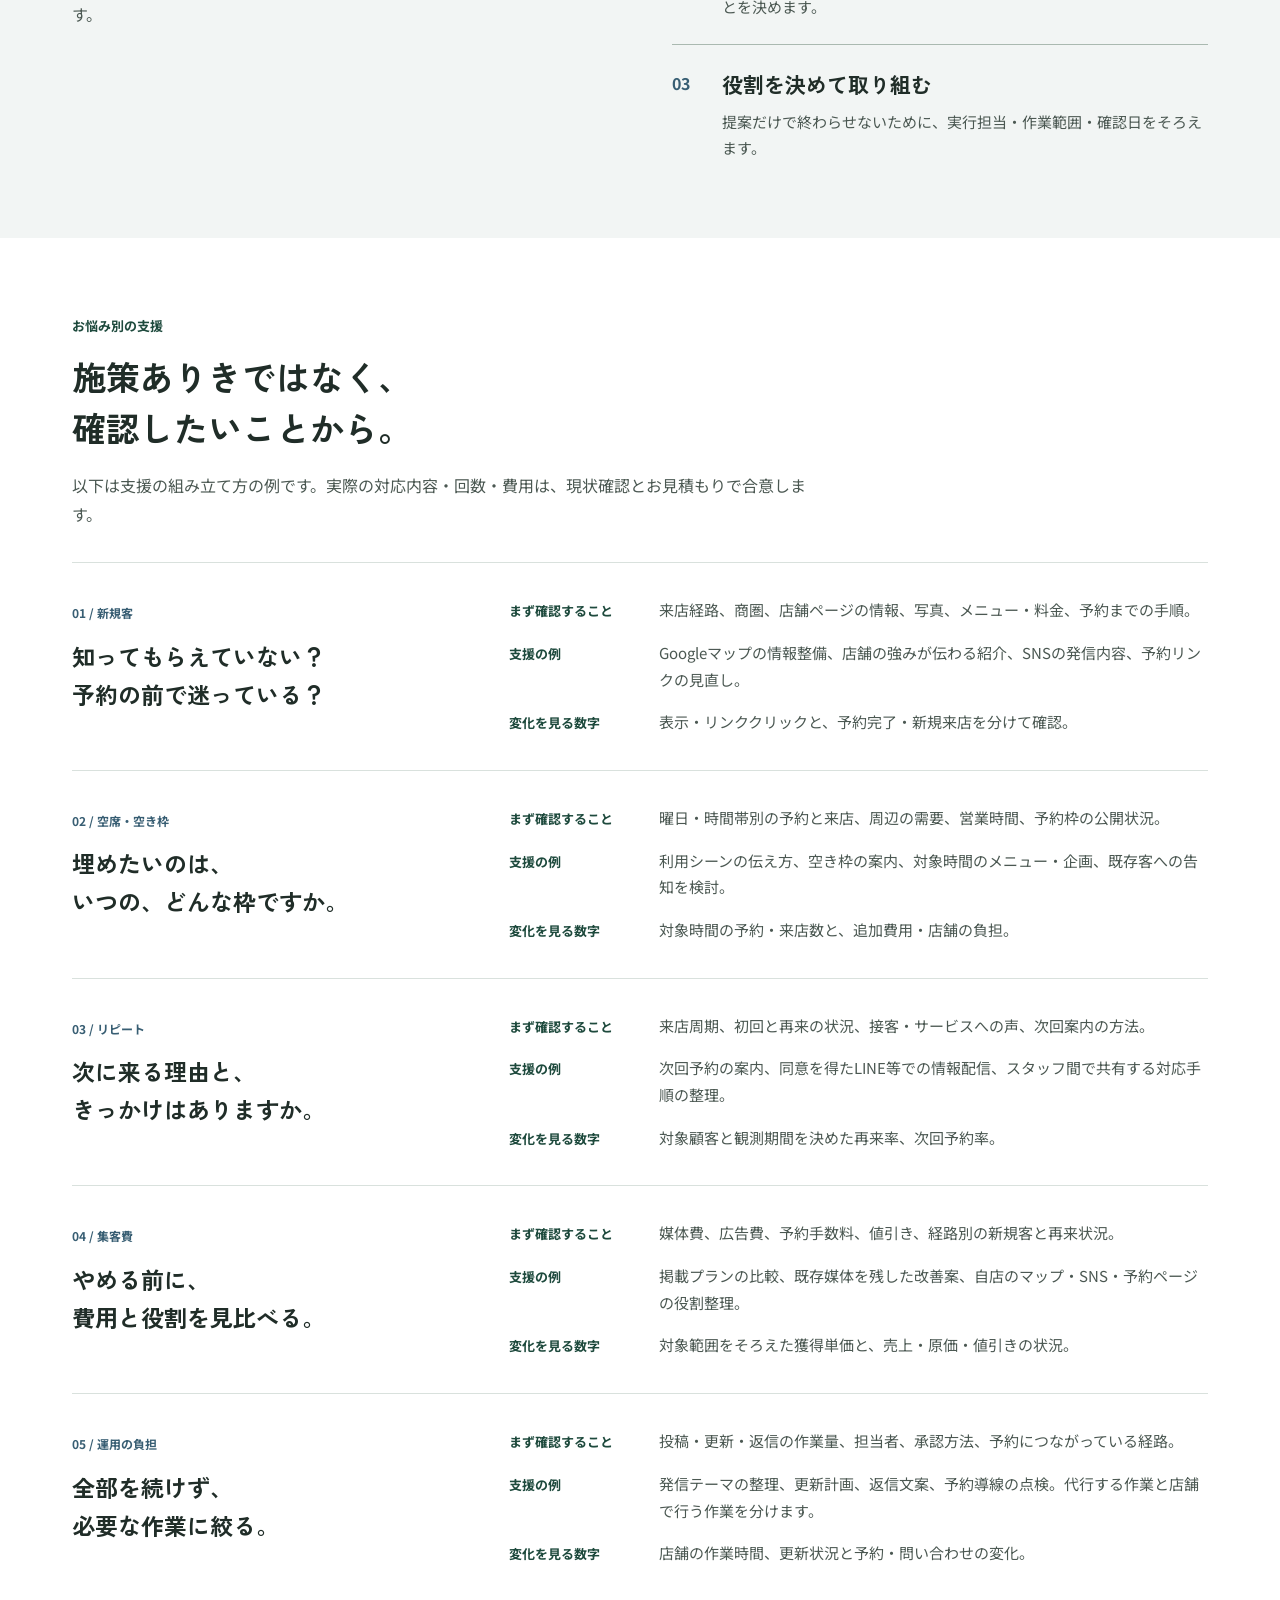
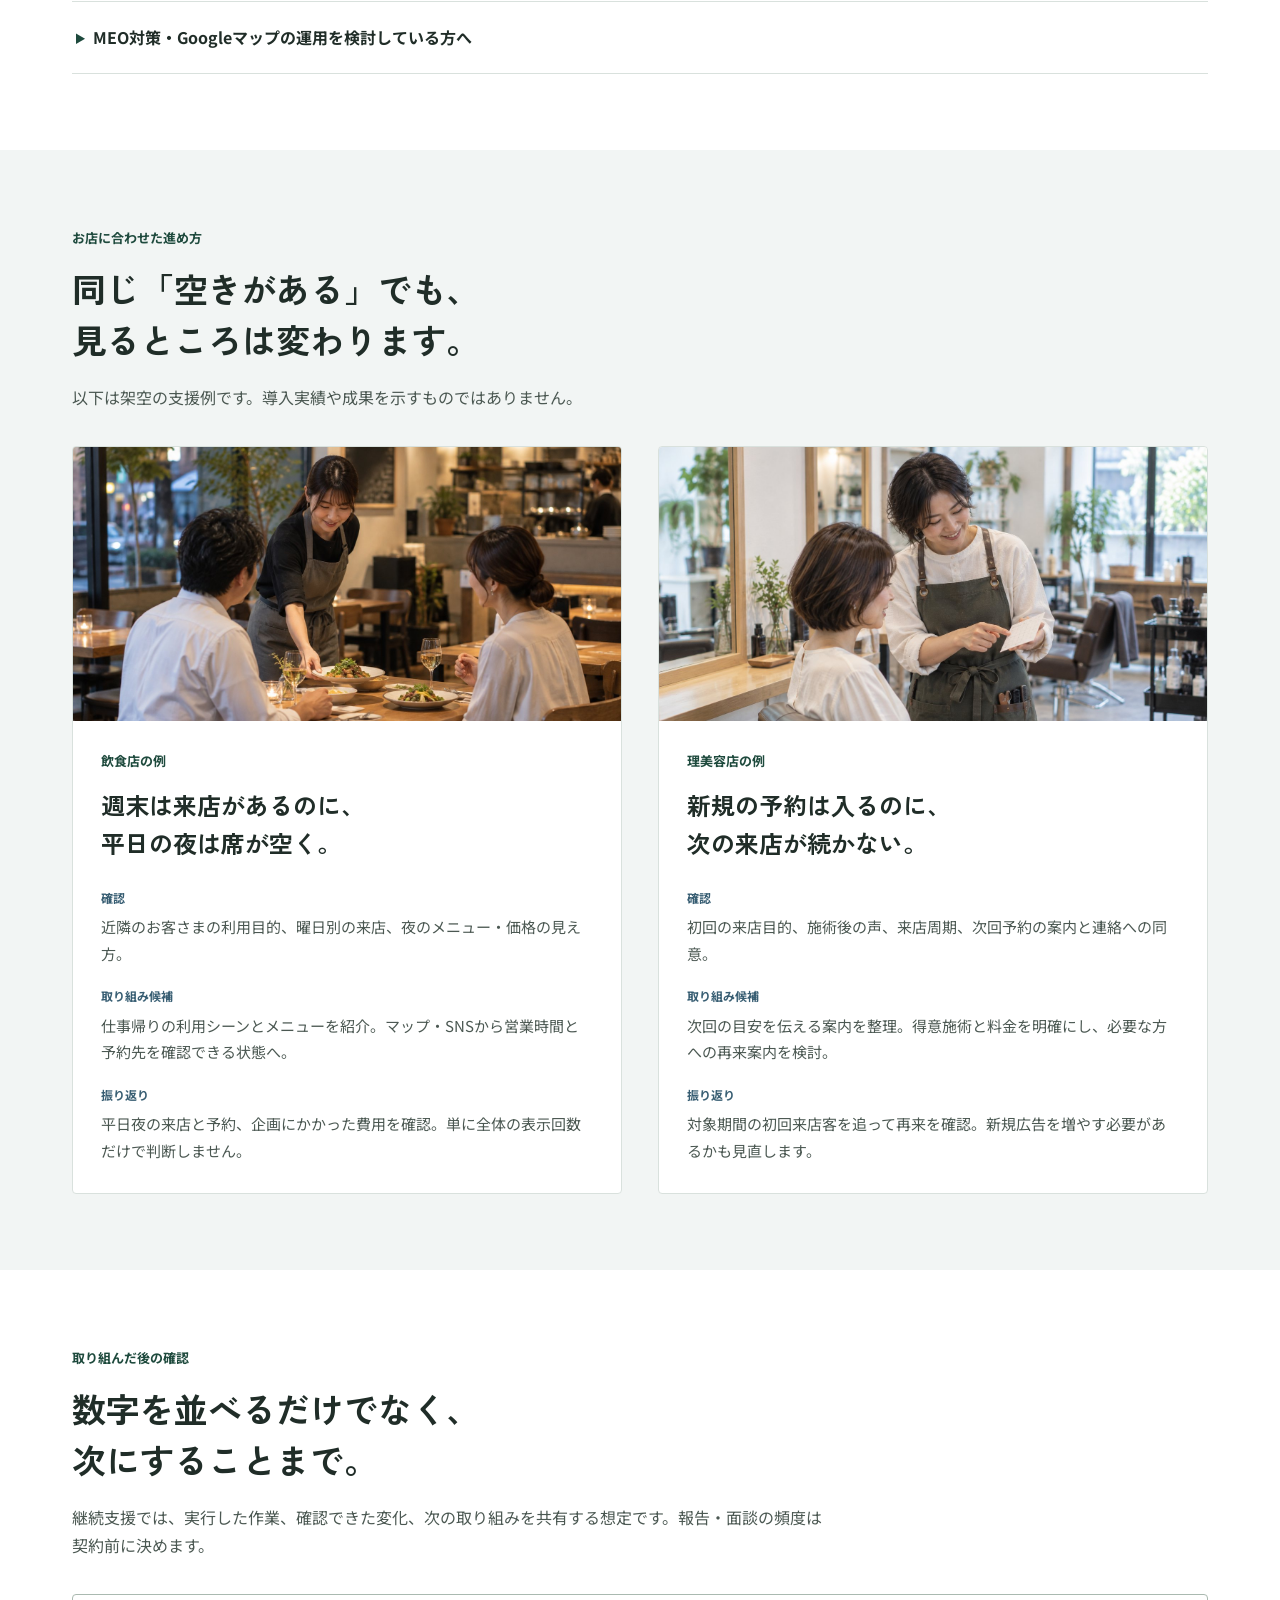
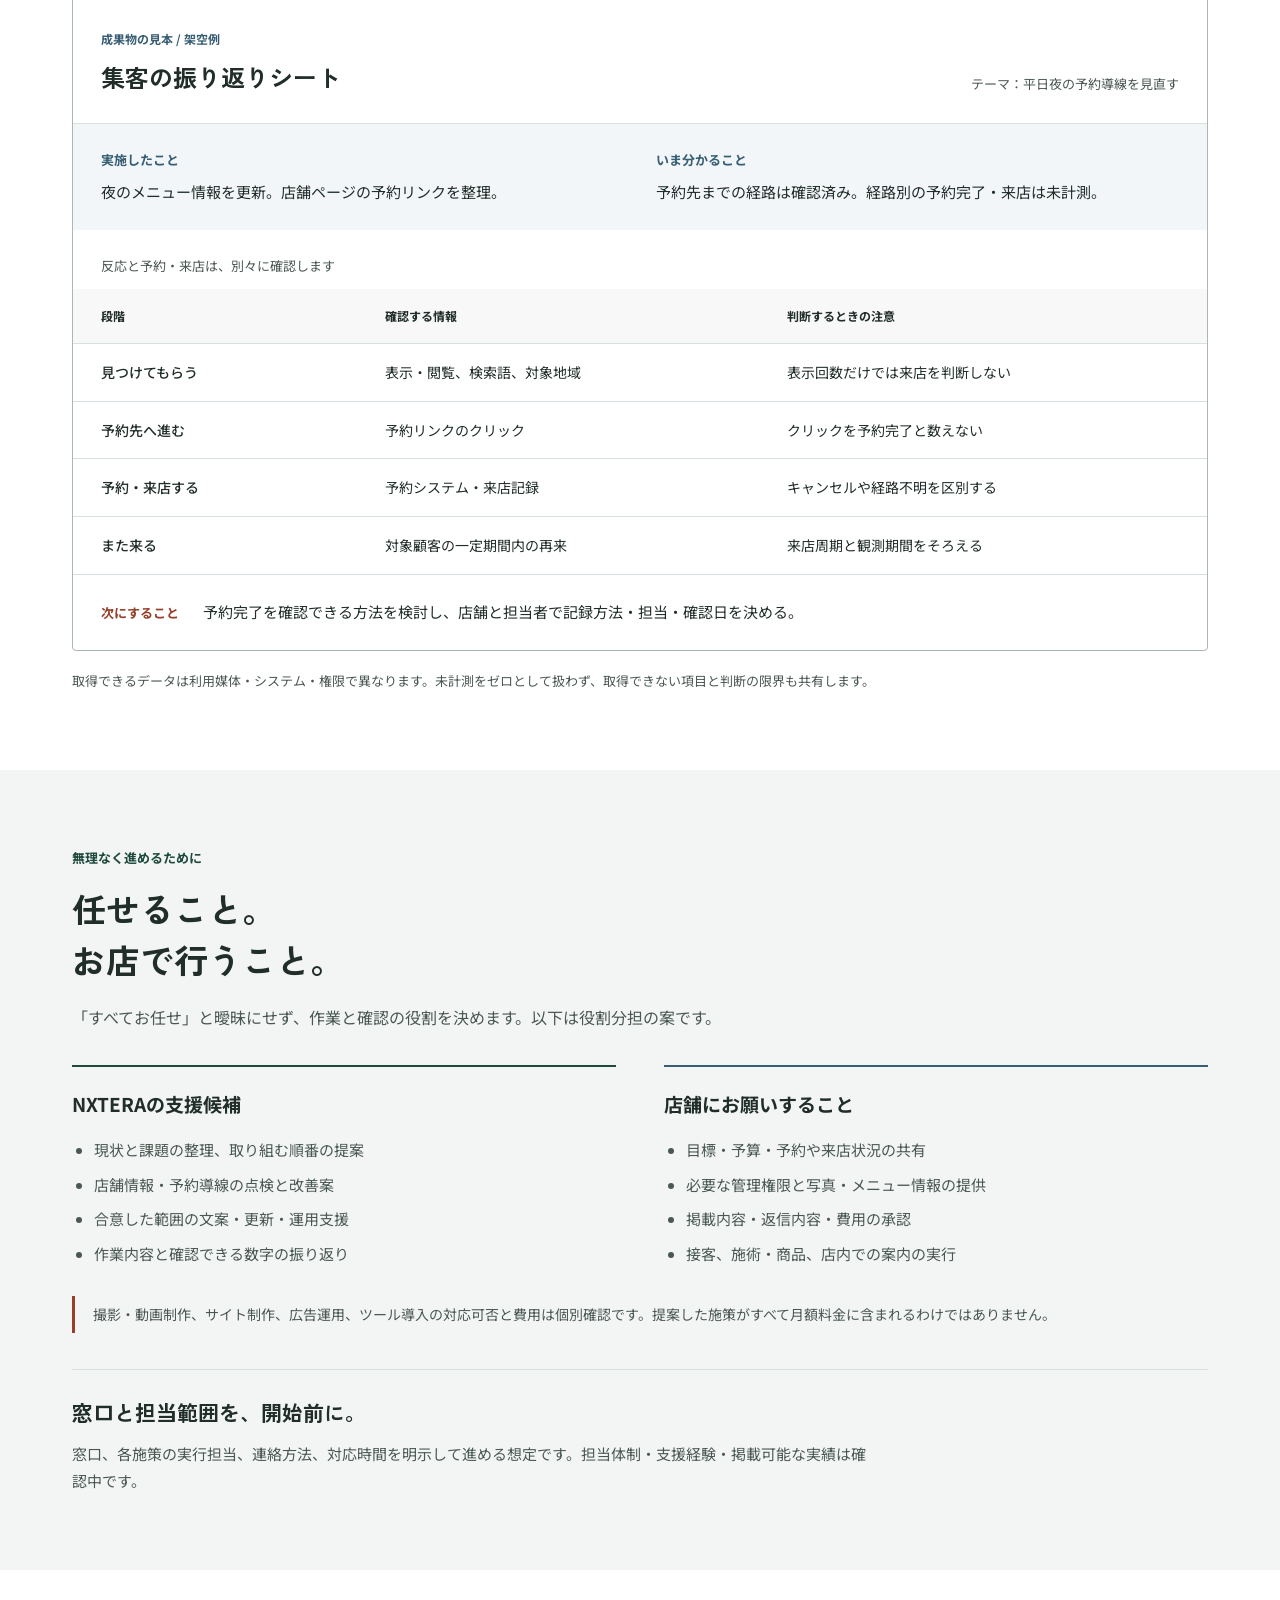
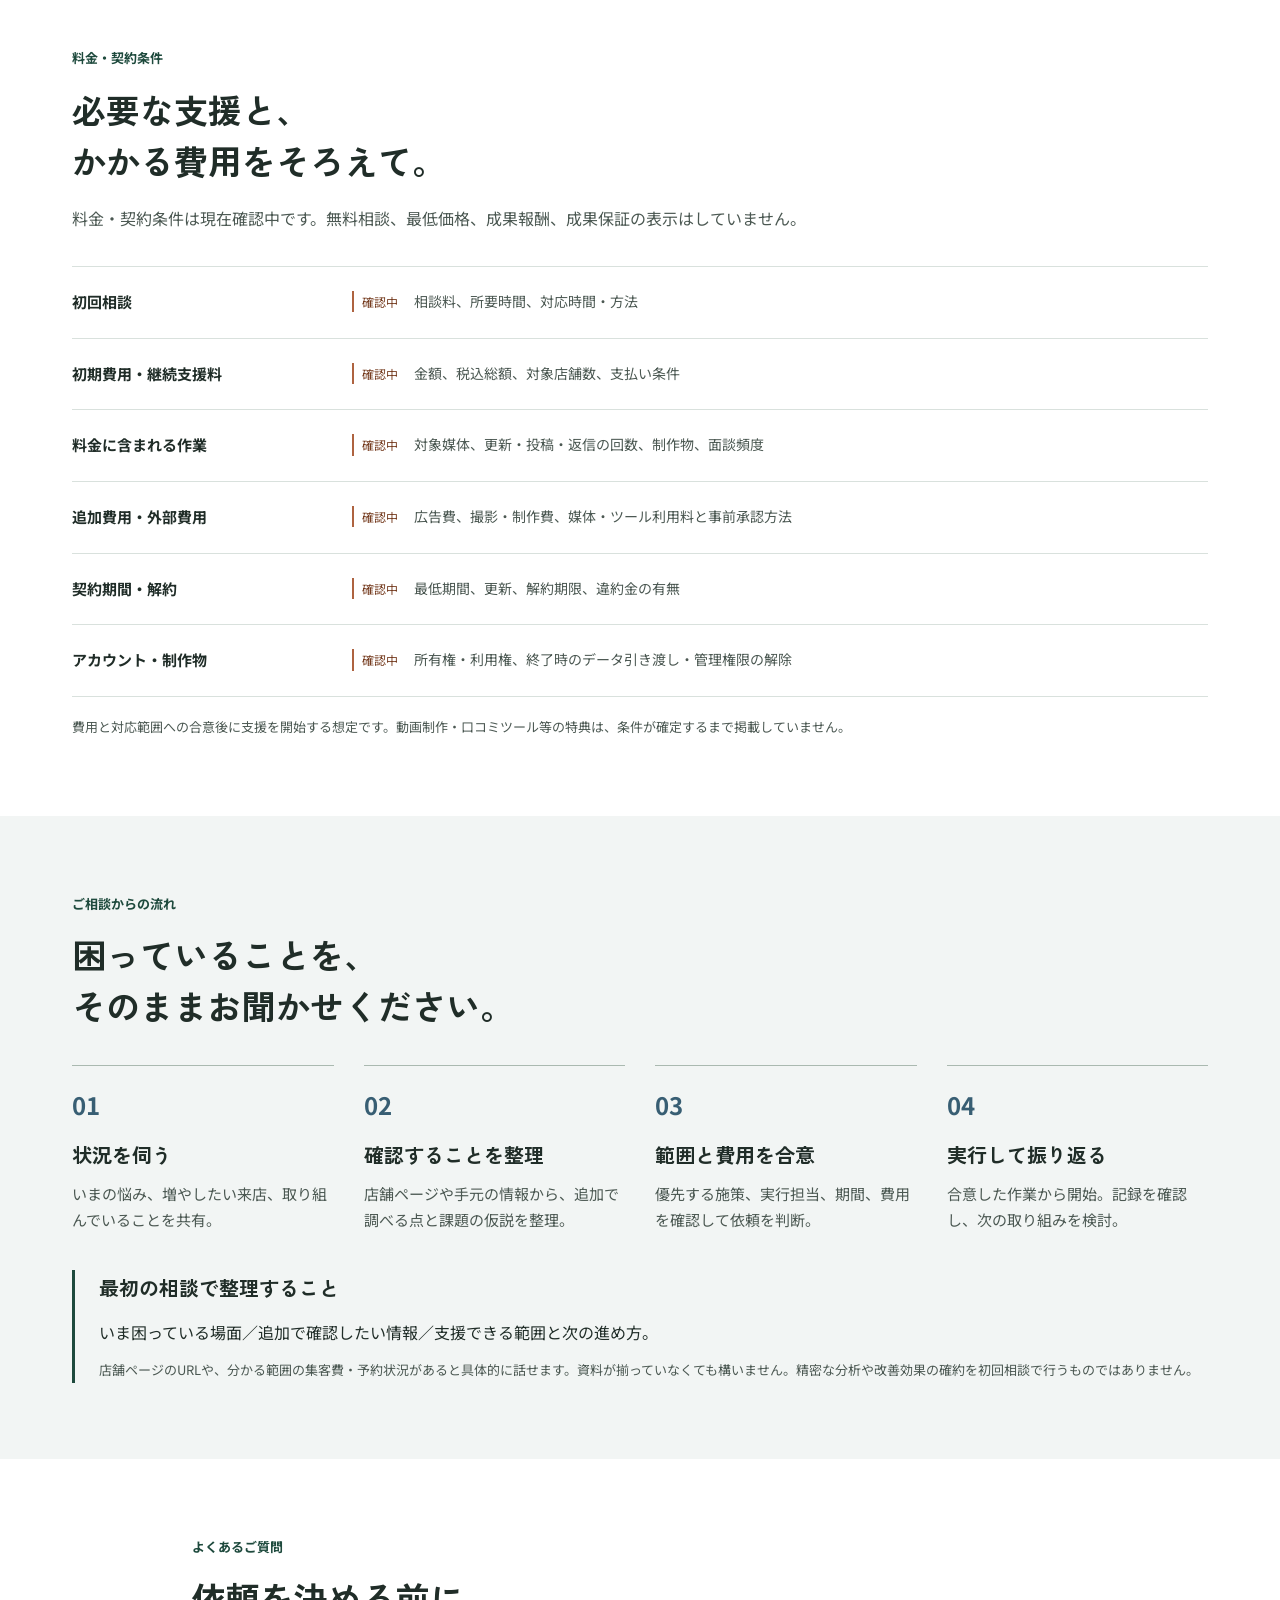
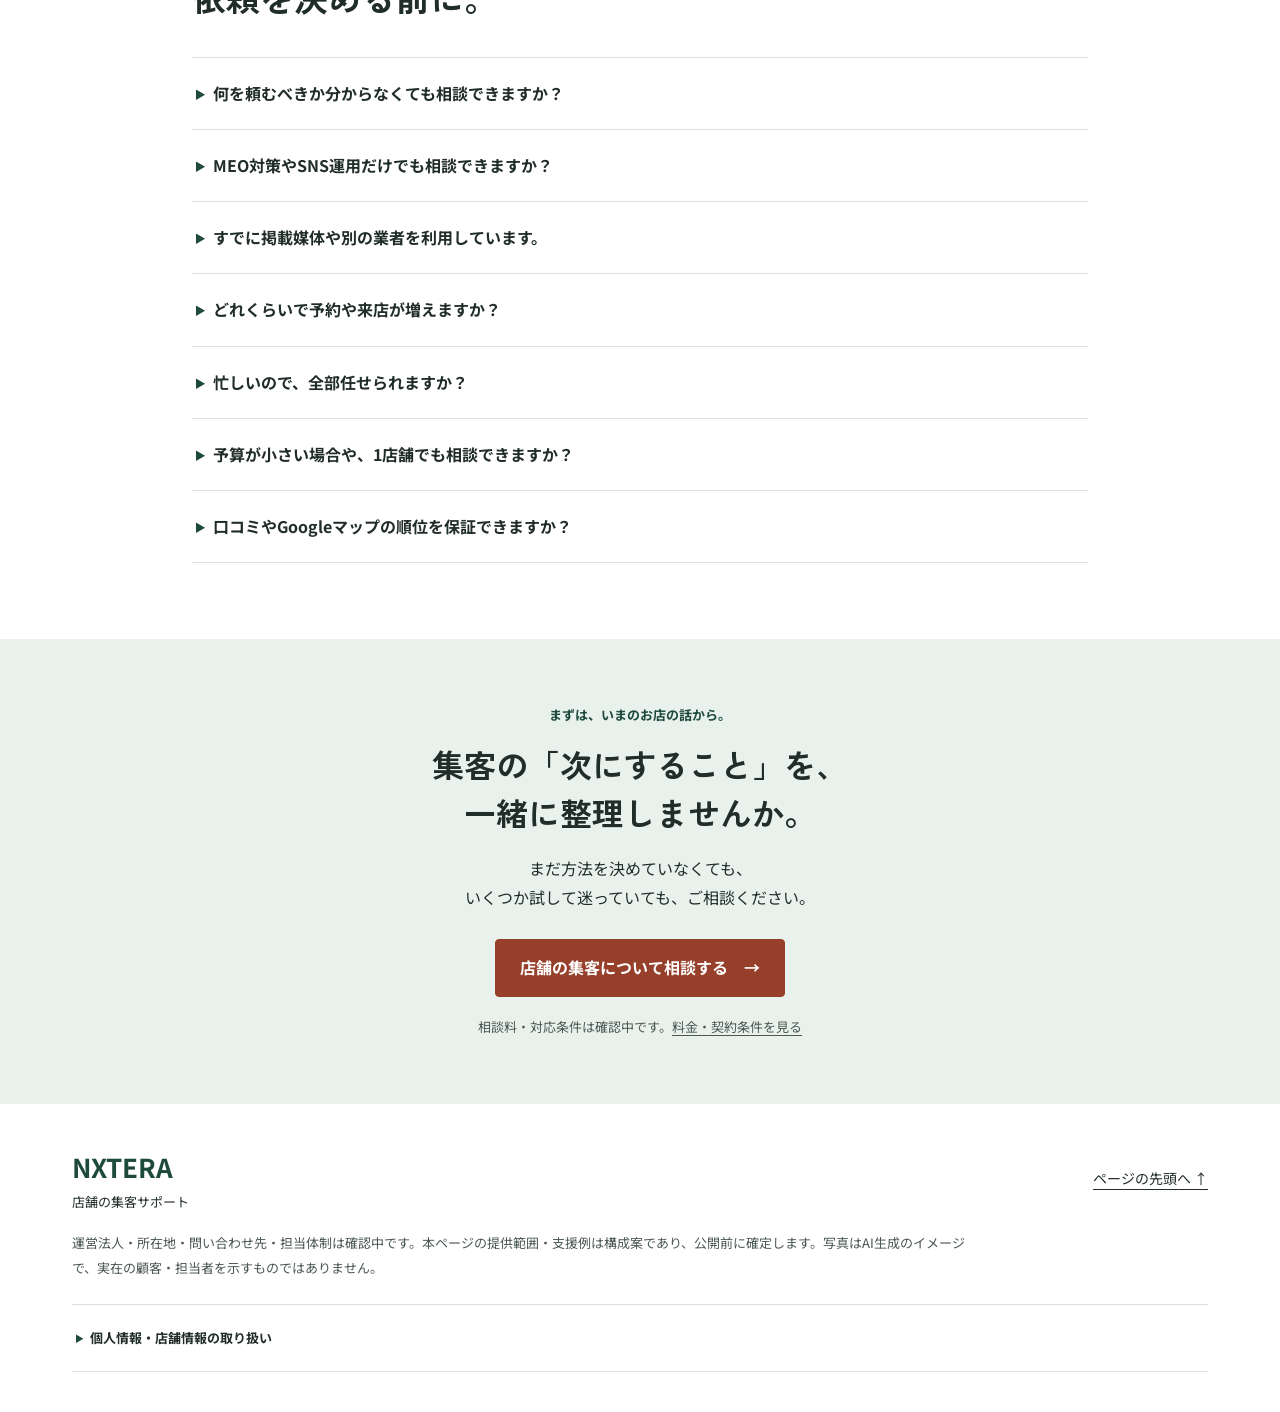
<file: Duo_LPモック/01-shukyaku-tougou.html>
<!doctype html>
<!-- 集客支援の構成モック。料金・提供範囲・運営情報は未確定。支援例と成果物は架空の説明用です。 -->
<html lang="ja">
<head>
<meta charset="utf-8">
<meta name="viewport" content="width=device-width, initial-scale=1">
<meta name="robots" content="noindex, nofollow">
<title>店舗の集客サポート｜飲食店・理美容店の集客相談｜NXTERA</title>
<meta name="description" content="新規客、平日の空席、リピート、集客費、運用の負担。飲食店・理美容店の状況に合わせて、集客の見直し方と取り組む順番を整理します。">
<link rel="preconnect" href="https://fonts.googleapis.com">
<link rel="preconnect" href="https://fonts.gstatic.com" crossorigin>
<link href="https://fonts.googleapis.com/css2?family=Noto+Sans+JP:wght@400;500;700&amp;family=Zen+Kaku+Gothic+New:wght@400;500;700&amp;display=swap" rel="stylesheet">
<link rel="stylesheet" href="tokens.css">
<link rel="stylesheet" href="01-shukyaku-tougou.css?v=20260917-wide3">
</head>
<body data-domain="tougou" id="top">
<a class="acq-skip" href="#concerns">本文へ</a>
<p class="acq-mock"><b>DESIGN MOCK</b> 提供範囲・料金・運営情報は確認中。予約ページもモックです。</p>
<header class="hd">
  <div class="wrap hd__in">
    <a class="logo" href="#top" aria-label="NXTERA ページの先頭へ"><span class="logo__mark" aria-hidden="true"></span><span class="logo__txt"><span class="logo__type">NXTERA</span></span><span class="logo__sub">店舗の集客サポート</span></a>
    <nav class="hd__nav" aria-label="ページ内メニュー"><a href="#concerns">お悩み別</a><a href="#support">支援内容</a><a href="#price">料金・条件</a><a href="#flow">相談の流れ</a></nav>
    <a class="acq-header-cta" href="07-yoyaku.html">集客を相談する</a>
  </div>
</header>
<main>
  <section class="acq-hero" aria-labelledby="hero-title">
    <img class="acq-hero-photo" src="images/01-tougou-hero-v4-wide.jpg" width="2172" height="724" alt="明るい店舗のカウンターで、自分に向けたタブレットの画面を確認するオーナーのイメージ。" loading="eager" fetchpriority="high" decoding="async">
    <div class="wrap acq-hero-in">
      <div class="acq-hero-copy">
        <p class="acq-kicker">飲食店・理美容店のオーナーへ</p>
        <h1 id="hero-title">店舗の<br>集客サポート</h1>
        <p class="acq-hero-lead">何から変えるか。<br>そこから、一緒に。</p>
        <p class="acq-hero-text"><span class="acq-hero-context">新規客が増えない。平日の予約が空く。<br>頑張っているのに、来店につながらない。<br></span>お店の状況と予算から、次の一手を整理します。</p>
        <div class="acq-actions"><a class="acq-button" href="07-yoyaku.html">店舗の集客について相談する<span aria-hidden="true"> →</span></a><a class="acq-text-link" href="#support">支援内容・できることを見る</a></div>
        <p class="acq-hero-note">施策が決まっていなくてもご相談いただけます。<br>相談料・対応時間は<a href="#price">確認中</a>です。</p>
      </div>
    </div>
  </section>
  <div class="acq-principles">
    <ul class="wrap"><li><span>01</span><strong>悩みから、整理する</strong></li><li><span>02</span><strong>予算と手間で、選ぶ</strong></li><li><span>03</span><strong>取り組んだ後も、確かめる</strong></li></ul>
  </div>

  <section class="acq-section" id="concerns" aria-labelledby="concerns-title">
    <div class="wrap">
      <div class="acq-section-head"><p class="acq-kicker">まずは、いまのお悩みから</p><h2 id="concerns-title">「集客したい」の中身は、<br>お店によって違うから。</h2><p>新しい施策を増やす前に、どこで困っているかを確認します。<br>原因が分からない段階から、整理していきましょう。</p></div>
      <nav class="acq-concern-links" aria-label="集客のお悩み">
        <a href="#concern-new"><span>新規客</span><strong>新しいお客さまが<br>なかなか増えない</strong><span class="acq-link-foot">認知・比較・予約を確認 <span aria-hidden="true">↓</span></span></a>
        <a href="#concern-empty"><span>空席・空き枠</span><strong>平日や特定の時間が<br>埋まらない</strong><span class="acq-link-foot">曜日・時間帯ごとに確認 <span aria-hidden="true">↓</span></span></a>
        <a href="#concern-repeat"><span>リピート</span><strong>一度来てくれても<br>次の来店が続かない</strong><span class="acq-link-foot">再来のきっかけを確認 <span aria-hidden="true">↓</span></span></a>
        <a href="#concern-cost"><span>集客費</span><strong>掲載費や値引きを<br>増やし続けたくない</strong><span class="acq-link-foot">費用と来店経路を確認 <span aria-hidden="true">↓</span></span></a>
        <a href="#concern-time"><span>運用の負担</span><strong>投稿や更新まで<br>手が回らない</strong><span class="acq-link-foot">作業の優先順位を確認 <span aria-hidden="true">↓</span></span></a>
      </nav>
      <p class="acq-callout">「いくつも当てはまる」「何が原因か分からない」でも大丈夫。最初からMEOやSNSに決める必要はありません。</p>
    </div>
  </section>

  <section class="acq-section acq-tint" id="approach" aria-labelledby="approach-title">
    <div class="wrap acq-approach">
      <div class="acq-section-head"><p class="acq-kicker">増やす前に、見直す</p><h2 id="approach-title">お金も時間も、<br>使いどころを決める。</h2><p>お客さまが来ない理由を、露出不足だけとは考えません。お店の強み、価格、商圏、空き枠、来店後の体験まで確認し、対応できる範囲を整理します。</p></div>
      <ol class="acq-steps">
        <li><span>01</span><div><h3>現状をそろえる</h3><p>増やしたいお客さま、空いている時間、いまの集客経路。まずは把握できる情報から。</p></div></li>
        <li><span>02</span><div><h3>できる量に絞る</h3><p>予算と店舗で使える時間を確認。続けること、変えること、後にすることを決めます。</p></div></li>
        <li><span>03</span><div><h3>役割を決めて取り組む</h3><p>提案だけで終わらせないために、実行担当・作業範囲・確認日をそろえます。</p></div></li>
      </ol>
    </div>
  </section>

  <section class="acq-section" id="support" aria-labelledby="support-title">
    <div class="wrap">
      <div class="acq-section-head"><p class="acq-kicker">お悩み別の支援</p><h2 id="support-title">施策ありきではなく、<br>確認したいことから。</h2><p>以下は支援の組み立て方の例です。実際の対応内容・回数・費用は、現状確認とお見積もりで合意します。</p></div>
      <div class="acq-support-list">
        <article id="concern-new"><div class="acq-support-heading"><span class="acq-index">01 / 新規客</span><h3>知ってもらえていない？<br>予約の前で迷っている？</h3></div><dl><div><dt>まず確認すること</dt><dd>来店経路、商圏、店舗ページの情報、写真、メニュー・料金、予約までの手順。</dd></div><div><dt>支援の例</dt><dd>Googleマップの情報整備、店舗の強みが伝わる紹介、SNSの発信内容、予約リンクの見直し。</dd></div><div><dt>変化を見る数字</dt><dd>表示・リンククリックと、予約完了・新規来店を分けて確認。</dd></div></dl></article>
        <article id="concern-empty"><div class="acq-support-heading"><span class="acq-index">02 / 空席・空き枠</span><h3>埋めたいのは、<br>いつの、どんな枠ですか。</h3></div><dl><div><dt>まず確認すること</dt><dd>曜日・時間帯別の予約と来店、周辺の需要、営業時間、予約枠の公開状況。</dd></div><div><dt>支援の例</dt><dd>利用シーンの伝え方、空き枠の案内、対象時間のメニュー・企画、既存客への告知を検討。</dd></div><div><dt>変化を見る数字</dt><dd>対象時間の予約・来店数と、追加費用・店舗の負担。</dd></div></dl></article>
        <article id="concern-repeat"><div class="acq-support-heading"><span class="acq-index">03 / リピート</span><h3>次に来る理由と、<br>きっかけはありますか。</h3></div><dl><div><dt>まず確認すること</dt><dd>来店周期、初回と再来の状況、接客・サービスへの声、次回案内の方法。</dd></div><div><dt>支援の例</dt><dd>次回予約の案内、同意を得たLINE等での情報配信、スタッフ間で共有する対応手順の整理。</dd></div><div><dt>変化を見る数字</dt><dd>対象顧客と観測期間を決めた再来率、次回予約率。</dd></div></dl></article>
        <article id="concern-cost"><div class="acq-support-heading"><span class="acq-index">04 / 集客費</span><h3>やめる前に、<br>費用と役割を見比べる。</h3></div><dl><div><dt>まず確認すること</dt><dd>媒体費、広告費、予約手数料、値引き、経路別の新規客と再来状況。</dd></div><div><dt>支援の例</dt><dd>掲載プランの比較、既存媒体を残した改善案、自店のマップ・SNS・予約ページの役割整理。</dd></div><div><dt>変化を見る数字</dt><dd>対象範囲をそろえた獲得単価と、売上・原価・値引きの状況。</dd></div></dl></article>
        <article id="concern-time"><div class="acq-support-heading"><span class="acq-index">05 / 運用の負担</span><h3>全部を続けず、<br>必要な作業に絞る。</h3></div><dl><div><dt>まず確認すること</dt><dd>投稿・更新・返信の作業量、担当者、承認方法、予約につながっている経路。</dd></div><div><dt>支援の例</dt><dd>発信テーマの整理、更新計画、返信文案、予約導線の点検。代行する作業と店舗で行う作業を分けます。</dd></div><div><dt>変化を見る数字</dt><dd>店舗の作業時間、更新状況と予約・問い合わせの変化。</dd></div></dl></article>
      </div>
      <details class="acq-detail" id="meo"><summary>MEO対策・Googleマップの運用を検討している方へ</summary><div><p>基本情報・カテゴリ・営業時間・写真・メニュー・予約リンクを確認し、更新や口コミ返信、パフォーマンスの確認方法を整理します。投稿・返信などの代行範囲と回数は個別に合意します。</p><p>検索順位や来店数は保証しません。口コミの購入、投稿への見返り、高評価の方だけへの投稿依頼は行わない方針です。アカウント権限は店舗側の所有を前提に、必要な管理権限を確認します。</p></div></details>
    </div>
  </section>

  <section class="acq-section acq-tint" id="examples" aria-labelledby="examples-title">
    <div class="wrap">
      <div class="acq-section-head"><p class="acq-kicker">お店に合わせた進め方</p><h2 id="examples-title">同じ「空きがある」でも、<br>見るところは変わります。</h2><p>以下は架空の支援例です。導入実績や成果を示すものではありません。</p></div>
      <div class="acq-examples">
        <article><img class="acq-example-food" src="images/01-tougou-insyoku.jpg" width="1536" height="1024" alt="夜の飲食店で、店員が食事中のお客さまに料理を提供するイメージ。" loading="lazy" decoding="async"><div><p class="acq-kicker">飲食店の例</p><h3>週末は来店があるのに、<br>平日の夜は席が空く。</h3><dl><dt>確認</dt><dd>近隣のお客さまの利用目的、曜日別の来店、夜のメニュー・価格の見え方。</dd><dt>取り組み候補</dt><dd>仕事帰りの利用シーンとメニューを紹介。マップ・SNSから営業時間と予約先を確認できる状態へ。</dd><dt>振り返り</dt><dd>平日夜の来店と予約、企画にかかった費用を確認。単に全体の表示回数だけで判断しません。</dd></dl></div></article>
        <article><img class="acq-example-salon" src="images/01-tougou-biyo.jpg" width="1536" height="1024" alt="明るいヘアサロンで、美容師とお客さまが予定カードを見ながら次回の来店について相談するイメージ。" loading="lazy" decoding="async"><div><p class="acq-kicker">理美容店の例</p><h3>新規の予約は入るのに、<br>次の来店が続かない。</h3><dl><dt>確認</dt><dd>初回の来店目的、施術後の声、来店周期、次回予約の案内と連絡への同意。</dd><dt>取り組み候補</dt><dd>次回の目安を伝える案内を整理。得意施術と料金を明確にし、必要な方への再来案内を検討。</dd><dt>振り返り</dt><dd>対象期間の初回来店客を追って再来を確認。新規広告を増やす必要があるかも見直します。</dd></dl></div></article>
      </div>
    </div>
  </section>

  <section class="acq-section" id="report" aria-labelledby="report-title">
    <div class="wrap">
      <div class="acq-section-head"><p class="acq-kicker">取り組んだ後の確認</p><h2 id="report-title">数字を並べるだけでなく、<br>次にすることまで。</h2><p>継続支援では、実行した作業、確認できた変化、次の取り組みを共有する想定です。報告・面談の頻度は契約前に決めます。</p></div>
      <figure class="acq-report">
        <figcaption><div><span class="acq-tag">成果物の見本 / 架空例</span><h3>集客の振り返りシート</h3></div><p>テーマ：平日夜の予約導線を見直す</p></figcaption>
        <dl class="acq-report-summary"><div><dt>実施したこと</dt><dd>夜のメニュー情報を更新。店舗ページの予約リンクを整理。</dd></div><div><dt>いま分かること</dt><dd>予約先までの経路は確認済み。経路別の予約完了・来店は未計測。</dd></div></dl>
        <div class="acq-table-scroll" role="region" aria-label="集客指標の確認表" tabindex="0"><table><caption>反応と予約・来店は、別々に確認します</caption><thead><tr><th scope="col">段階</th><th scope="col">確認する情報</th><th scope="col">判断するときの注意</th></tr></thead><tbody><tr><th scope="row">見つけてもらう</th><td>表示・閲覧、検索語、対象地域</td><td>表示回数だけでは来店を判断しない</td></tr><tr><th scope="row">予約先へ進む</th><td>予約リンクのクリック</td><td>クリックを予約完了と数えない</td></tr><tr><th scope="row">予約・来店する</th><td>予約システム・来店記録</td><td>キャンセルや経路不明を区別する</td></tr><tr><th scope="row">また来る</th><td>対象顧客の一定期間内の再来</td><td>来店周期と観測期間をそろえる</td></tr></tbody></table></div>
        <div class="acq-report-next"><span>次にすること</span><p>予約完了を確認できる方法を検討し、店舗と担当者で記録方法・担当・確認日を決める。</p></div>
      </figure>
      <p class="acq-note">取得できるデータは利用媒体・システム・権限で異なります。未計測をゼロとして扱わず、取得できない項目と判断の限界も共有します。</p>
    </div>
  </section>

  <section class="acq-section acq-tint" id="scope" aria-labelledby="scope-title">
    <div class="wrap">
      <div class="acq-section-head"><p class="acq-kicker">無理なく進めるために</p><h2 id="scope-title">任せること。<br>お店で行うこと。</h2><p>「すべてお任せ」と曖昧にせず、作業と確認の役割を決めます。以下は役割分担の案です。</p></div>
      <div class="acq-roles"><div><p class="acq-role-label">NXTERAの支援候補</p><ul><li>現状と課題の整理、取り組む順番の提案</li><li>店舗情報・予約導線の点検と改善案</li><li>合意した範囲の文案・更新・運用支援</li><li>作業内容と確認できる数字の振り返り</li></ul></div><div><p class="acq-role-label">店舗にお願いすること</p><ul><li>目標・予算・予約や来店状況の共有</li><li>必要な管理権限と写真・メニュー情報の提供</li><li>掲載内容・返信内容・費用の承認</li><li>接客、施術・商品、店内での案内の実行</li></ul></div></div>
      <p class="acq-callout">撮影・動画制作、サイト制作、広告運用、ツール導入の対応可否と費用は個別確認です。提案した施策がすべて月額料金に含まれるわけではありません。</p>
      <div class="acq-team"><h3>窓口と担当範囲を、開始前に。</h3><p>窓口、各施策の実行担当、連絡方法、対応時間を明示して進める想定です。担当体制・支援経験・掲載可能な実績は確認中です。</p></div>
    </div>
  </section>

  <section class="acq-section" id="price" aria-labelledby="price-title">
    <div class="wrap">
      <div class="acq-section-head"><p class="acq-kicker">料金・契約条件</p><h2 id="price-title">必要な支援と、<br>かかる費用をそろえて。</h2><p>料金・契約条件は現在確認中です。無料相談、最低価格、成果報酬、成果保証の表示はしていません。</p></div>
      <dl class="acq-facts">
        <div><dt>初回相談</dt><dd><span class="acq-pending">確認中</span>相談料、所要時間、対応時間・方法</dd></div>
        <div><dt>初期費用・継続支援料</dt><dd><span class="acq-pending">確認中</span>金額、税込総額、対象店舗数、支払い条件</dd></div>
        <div><dt>料金に含まれる作業</dt><dd><span class="acq-pending">確認中</span>対象媒体、更新・投稿・返信の回数、制作物、面談頻度</dd></div>
        <div><dt>追加費用・外部費用</dt><dd><span class="acq-pending">確認中</span>広告費、撮影・制作費、媒体・ツール利用料と事前承認方法</dd></div>
        <div><dt>契約期間・解約</dt><dd><span class="acq-pending">確認中</span>最低期間、更新、解約期限、違約金の有無</dd></div>
        <div><dt>アカウント・制作物</dt><dd><span class="acq-pending">確認中</span>所有権・利用権、終了時のデータ引き渡し・管理権限の解除</dd></div>
      </dl>
      <p class="acq-note">費用と対応範囲への合意後に支援を開始する想定です。動画制作・口コミツール等の特典は、条件が確定するまで掲載していません。</p>
    </div>
  </section>

  <section class="acq-section acq-tint" id="flow" aria-labelledby="flow-title">
    <div class="wrap">
      <div class="acq-section-head"><p class="acq-kicker">ご相談からの流れ</p><h2 id="flow-title">困っていることを、<br>そのままお聞かせください。</h2></div>
      <ol class="acq-flow"><li><span>01</span><h3>状況を伺う</h3><p>いまの悩み、増やしたい来店、取り組んでいることを共有。</p></li><li><span>02</span><h3>確認することを整理</h3><p>店舗ページや手元の情報から、追加で調べる点と課題の仮説を整理。</p></li><li><span>03</span><h3>範囲と費用を合意</h3><p>優先する施策、実行担当、期間、費用を確認して依頼を判断。</p></li><li><span>04</span><h3>実行して振り返る</h3><p>合意した作業から開始。記録を確認し、次の取り組みを検討。</p></li></ol>
      <div class="acq-consult"><h3>最初の相談で整理すること</h3><p>いま困っている場面／追加で確認したい情報／支援できる範囲と次の進め方。</p><p class="acq-note">店舗ページのURLや、分かる範囲の集客費・予約状況があると具体的に話せます。資料が揃っていなくても構いません。精密な分析や改善効果の確約を初回相談で行うものではありません。</p></div>
    </div>
  </section>

  <section class="acq-section" id="faq" aria-labelledby="faq-title">
    <div class="wrap acq-narrow"><div class="acq-section-head"><p class="acq-kicker">よくあるご質問</p><h2 id="faq-title">依頼を決める前に。</h2></div>
      <details class="acq-detail"><summary>何を頼むべきか分からなくても相談できますか？</summary><div><p>施策が決まっていない段階を想定しています。「お客さまが減った」「平日だけ空く」など、困っている状況から伺い、確認したいことを整理します。</p></div></details>
      <details class="acq-detail"><summary>MEO対策やSNS運用だけでも相談できますか？</summary><div><p>検討中の施策についてもご相談いただけます。対応可否、作業範囲、回数、料金は確認のうえ提示する想定です。別の施策を必ずセットにする前提ではありません。</p></div></details>
      <details class="acq-detail"><summary>すでに掲載媒体や別の業者を利用しています。</summary><div><p>現在の取り組みと契約条件を確認し、継続・変更・役割分担を検討します。既存契約の解約や、すべての媒体の乗り換えを前提にしません。権限や契約によって対応できない作業もあります。</p></div></details>
      <details class="acq-detail"><summary>どれくらいで予約や来店が増えますか？</summary><div><p>商圏、需要、店舗の状態、施策によって異なり、一律の期間や増加数はお約束できません。確認できる指標と振り返り時期を決め、変化が乏しい場合も取り組みを見直します。</p></div></details>
      <details class="acq-detail"><summary>忙しいので、全部任せられますか？</summary><div><p>代行可能な作業は事前に確認します。写真・店舗情報の提供、内容の承認、接客や店内での案内など、店舗側の協力が必要な作業もあります。無理なく続けられる量から相談します。</p></div></details>
      <details class="acq-detail"><summary>予算が小さい場合や、1店舗でも相談できますか？</summary><div><p>店舗数と予算を伺い、対応可能な範囲を確認します。最低料金・受注条件は確認中のため、すべてのご予算で対応できるとはお約束していません。</p></div></details>
      <details class="acq-detail"><summary>口コミやGoogleマップの順位を保証できますか？</summary><div><p>順位・評価・口コミ件数・売上は保証しません。実体験に基づく任意の投稿依頼と返信を支援し、口コミの購入や見返りの提供、高評価者だけへの依頼は行わない方針です。</p></div></details>
    </div>
  </section>

  <section class="acq-final" aria-labelledby="final-title"><div class="wrap"><p class="acq-kicker">まずは、いまのお店の話から。</p><h2 id="final-title">集客の「次にすること」を、<br>一緒に整理しませんか。</h2><p>まだ方法を決めていなくても、<br>いくつか試して迷っていても、ご相談ください。</p><a class="acq-button" href="07-yoyaku.html">店舗の集客について相談する<span aria-hidden="true"> →</span></a><p class="acq-note">相談料・対応条件は確認中です。<a href="#price">料金・契約条件を見る</a></p></div></section>
</main>
<footer class="acq-footer"><div class="wrap"><div class="acq-footer-top"><div><p class="acq-brand">NXTERA</p><p>店舗の集客サポート</p></div><a href="#top" class="acq-text-link">ページの先頭へ ↑</a></div><p class="acq-note">運営法人・所在地・問い合わせ先・担当体制は確認中です。本ページの提供範囲・支援例は構成案であり、公開前に確定します。写真はAI生成のイメージで、実在の顧客・担当者を示すものではありません。</p><details class="acq-detail" id="privacy"><summary>個人情報・店舗情報の取り扱い</summary><div><p>このページには情報入力・送信機能はありません。予約先もモックです。実際に相談を受け付ける前に、情報の利用目的、保存期間、委託・第三者提供、削除依頼窓口、正式なプライバシーポリシーを公開します。分析用データは必要な範囲に限定し、顧客の個人情報を含む資料は共有方法を確認してからお送りください。</p></div></details></div></footer>
<nav class="acq-mobile-bar" aria-label="主要アクション"><a href="#concerns">悩みから探す</a><a href="07-yoyaku.html">集客を相談する <span aria-hidden="true">→</span></a></nav>
</body>
</html>
</file>
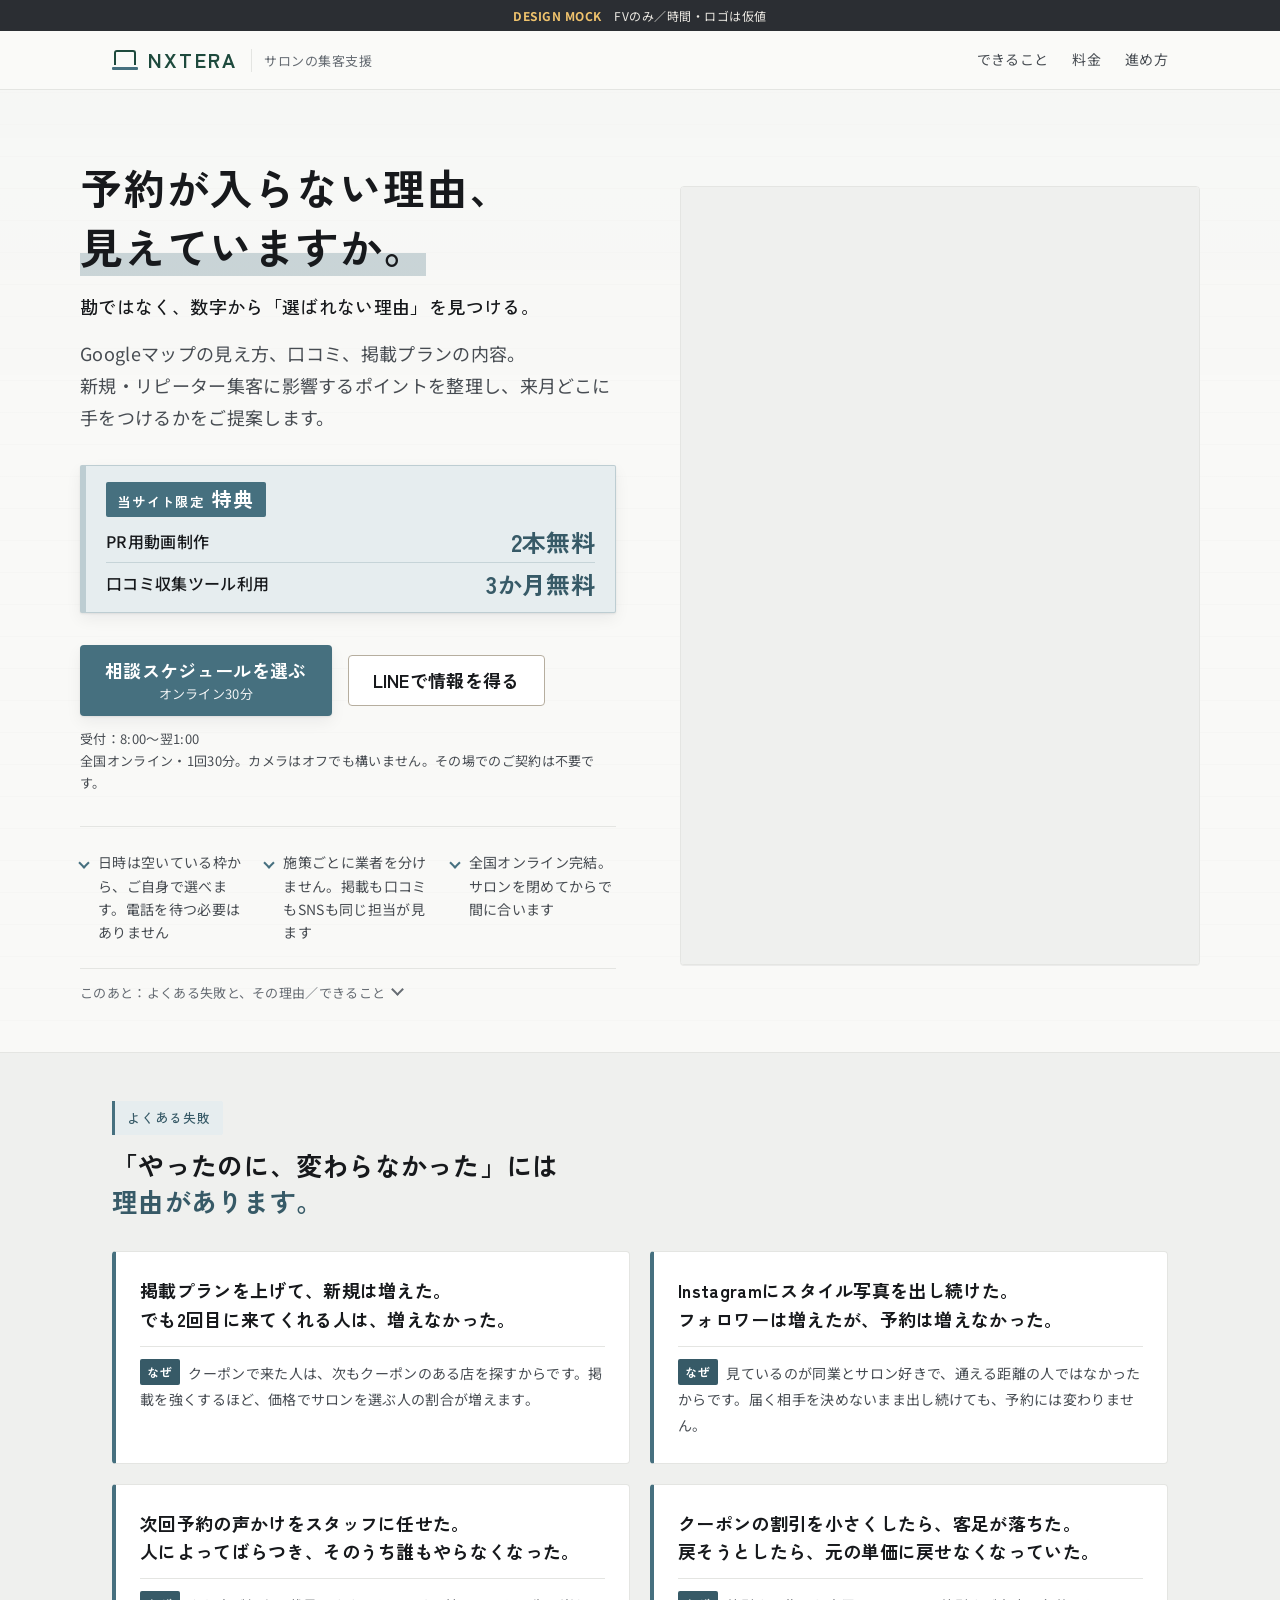
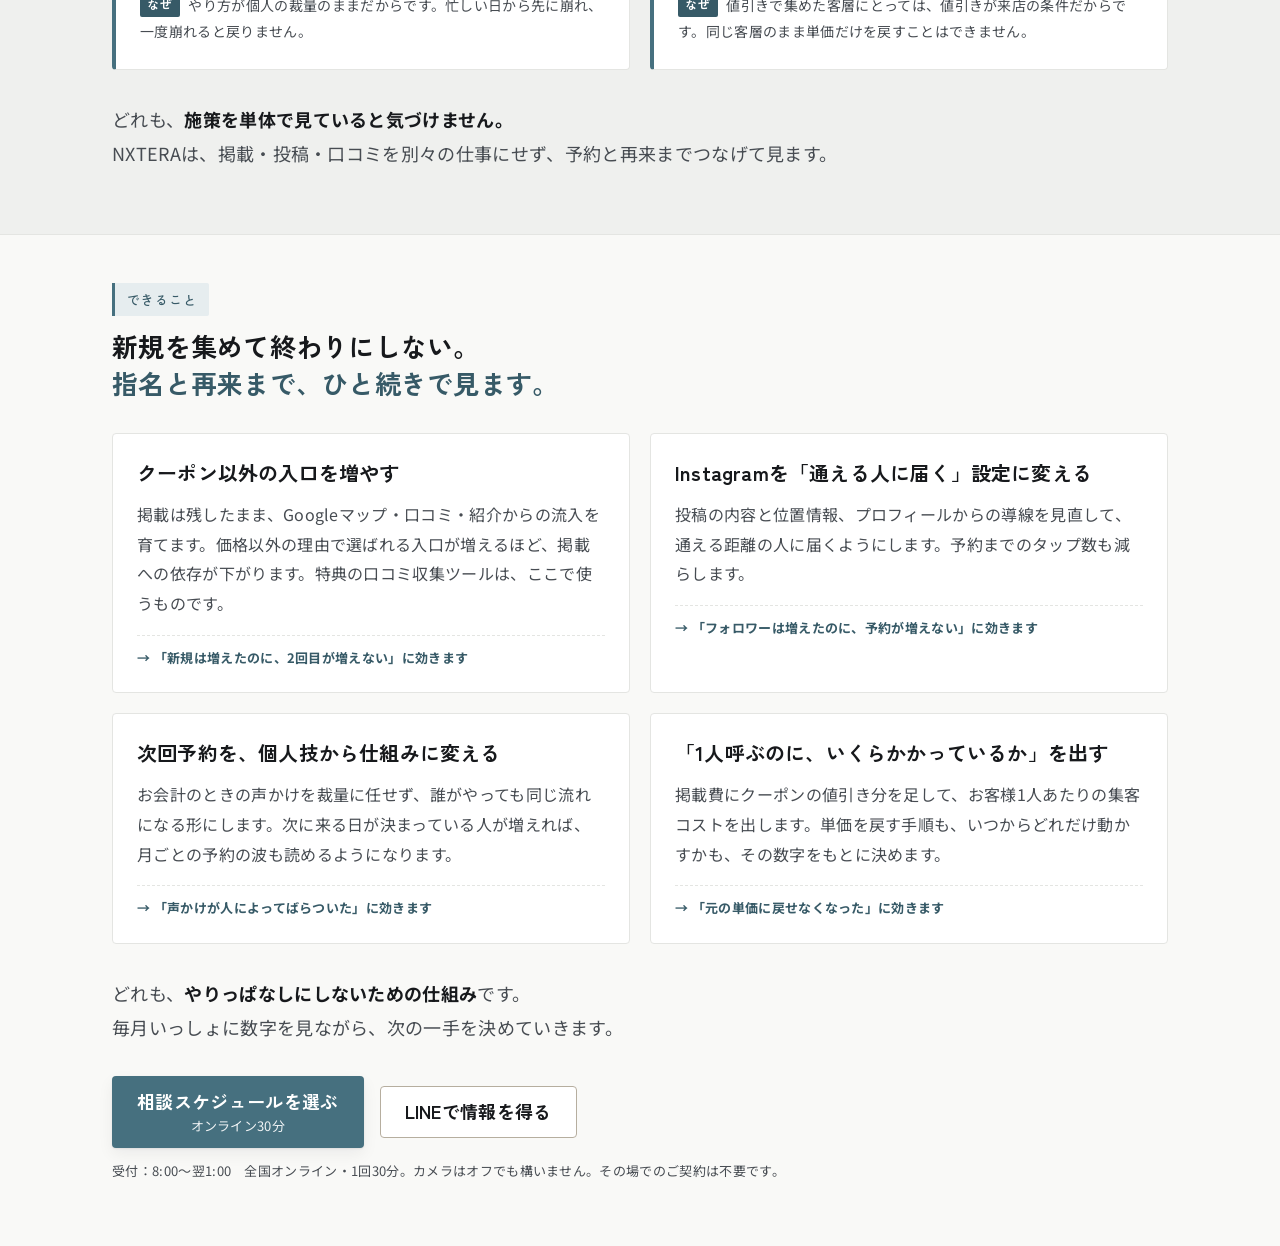
<file: Duo_LPモック/02-shukyaku-biyo.html>
<!doctype html>
<!--
  NXTERA / 集客LP（理美容）— FV＋2セクションのデザインモック。
  構成は 01（飲食）と同じ：FV → よくある失敗 → できること → CTA。

  【仮値の注記】
   - ロゴ「NXTERA」はテキスト仮置き。
   - 相談時間「30分」、受付時間「8:00〜翌1:00」は仮値です。
   - 右カラムは縦位置の写真（AI生成の仮画像）。本番は同構図で撮影する前提。
   - 実績数値は意図的に一切掲載していません。
-->
<html lang="ja">
<head>
<meta charset="utf-8">
<meta name="viewport" content="width=device-width, initial-scale=1">
<title>NXTERA｜集客LP（理美容）FVモック</title>
<link rel="preconnect" href="https://fonts.googleapis.com">
<link rel="preconnect" href="https://fonts.gstatic.com" crossorigin>
<link href="https://fonts.googleapis.com/css2?family=Noto+Sans+JP:wght@400;500;700&family=Zen+Kaku+Gothic+New:wght@400;500;700&display=swap" rel="stylesheet">
<link rel="stylesheet" href="tokens.css">
</head>
<body data-domain="biyo">

<p class="mockflag"><b>DESIGN MOCK</b>　FVのみ／時間・ロゴは仮値</p>

<header class="hd">
  <div class="wrap hd__in">
    <a class="logo" href="#"><span class="logo__mark" aria-hidden="true"></span>
      <span class="logo__txt">
        <span class="logo__type">NXTERA</span>
      </span>
      <span class="logo__sub">サロンの集客支援</span>
    </a>
    <nav class="hd__nav">
      <a href="#">できること</a>
      <a href="#">料金</a>
      <a href="#">進め方</a>
    </nav>
  </div>
</header>

<main class="fv">
  <div class="wrap fv__in">

    <div>
      <h1 class="catch">予約が入らない理由、<br><em>見えていますか。</em></h1>

      <p class="catch-sub">勘ではなく、数字から「選ばれない理由」を見つける。</p>

      <p class="sub">Googleマップの見え方、口コミ、掲載プランの内容。<br>新規・リピーター集客に影響するポイントを整理し、来月どこに手をつけるかをご提案します。</p>

      <div class="komi komi--strong">
        <div class="komi__body">
          <p class="komi__lead"><span class="komi__lead-s">当サイト限定</span><span class="komi__lead-b">特典</span></p>
          <ul class="komi__list">
            <li><span class="komi__item">PR用動画制作</span><span class="komi__q">2本無料</span></li>
            <li><span class="komi__item">口コミ収集ツール利用</span><span class="komi__q">3か月無料</span></li>
          </ul>
        </div>
      </div>

      <div class="ctas">
        <a class="btn btn--main" href="07-yoyaku.html">相談スケジュールを選ぶ
          <span class="btn__note">オンライン30分</span>
        </a>
        <a class="btn btn--sub" href="#">LINEで情報を得る</a>
      </div>

      <p class="ctanote">受付：8:00〜翌1:00<br>全国オンライン・1回30分。カメラはオフでも構いません。その場でのご契約は不要です。</p>

      <div class="trust">
        <ul>
          <li>日時は空いている枠から、ご自身で選べます。電話を待つ必要はありません</li>
          <li>施策ごとに業者を分けません。掲載も口コミもSNSも同じ担当が見ます</li>
          <li>全国オンライン完結。サロンを閉めてからで間に合います</li>
        </ul>
      </div>

      <p class="more">このあと：よくある失敗と、その理由／できること</p>
    </div>

    <aside class="shot" aria-label="閉店後のセット面で予約台帳を見るスタッフの写真">
      <picture>
        <source media="(max-width:859px)" srcset="images/02-biyo-sp.webp" width="800" height="533">
        <img class="shot__img" src="images/02-biyo-hero-v2.webp"
           width="880" height="1320" loading="eager" decoding="async"
           alt="美容室のセット面。予約台帳とタブレット、はさみとコームが並ぶカウンターの先で、スタッフがタブレットに書き込んでいる。">
      </picture>
    </aside>

  </div>
</main>

<section class="sec" id="shippai">
  <div class="wrap">
    <p class="eyebrow">よくある失敗</p>
    <h2 class="sec__h">「やったのに、変わらなかった」には<br><em>理由があります。</em></h2>

    <ul class="fails">
      <li class="fail">
        <p class="fail__q">掲載プランを上げて、新規は増えた。<br>でも2回目に来てくれる人は、増えなかった。</p>
        <p class="fail__a"><span class="fail__mark">なぜ</span>クーポンで来た人は、次もクーポンのある店を探すからです。掲載を強くするほど、価格でサロンを選ぶ人の割合が増えます。</p>
      </li>
      <li class="fail">
        <p class="fail__q">Instagramにスタイル写真を出し続けた。<br>フォロワーは増えたが、予約は増えなかった。</p>
        <p class="fail__a"><span class="fail__mark">なぜ</span>見ているのが同業とサロン好きで、通える距離の人ではなかったからです。届く相手を決めないまま出し続けても、予約には変わりません。</p>
      </li>
      <li class="fail">
        <p class="fail__q">次回予約の声かけをスタッフに任せた。<br>人によってばらつき、そのうち誰もやらなくなった。</p>
        <p class="fail__a"><span class="fail__mark">なぜ</span>やり方が個人の裁量のままだからです。忙しい日から先に崩れ、一度崩れると戻りません。</p>
      </li>
      <li class="fail">
        <p class="fail__q">クーポンの割引を小さくしたら、客足が落ちた。<br>戻そうとしたら、元の単価に戻せなくなっていた。</p>
        <p class="fail__a"><span class="fail__mark">なぜ</span>値引きで集めた客層にとっては、値引きが来店の条件だからです。同じ客層のまま単価だけを戻すことはできません。</p>
      </li>
    </ul>

    <p class="sec__close">どれも、<b>施策を単体で見ていると気づけません。</b><br>
    NXTERAは、掲載・投稿・口コミを別々の仕事にせず、予約と再来までつなげて見ます。</p>

  </div>
</section>

<section class="sec sec--alt" id="shien">
  <div class="wrap">
    <p class="eyebrow">できること</p>
    <h2 class="sec__h">新規を集めて終わりにしない。<br><em>指名と再来まで、ひと続きで見ます。</em></h2>

    <ul class="shien">
      <li class="card">
        <h3 class="card__h">クーポン以外の入口を増やす</h3>
        <p class="card__d">掲載は残したまま、Googleマップ・口コミ・紹介からの流入を育てます。価格以外の理由で選ばれる入口が増えるほど、掲載への依存が下がります。特典の口コミ収集ツールは、ここで使うものです。</p>
        <p class="card__to">「新規は増えたのに、2回目が増えない」に効きます</p>
      </li>
      <li class="card">
        <h3 class="card__h">Instagramを「通える人に届く」設定に変える</h3>
        <p class="card__d">投稿の内容と位置情報、プロフィールからの導線を見直して、通える距離の人に届くようにします。予約までのタップ数も減らします。</p>
        <p class="card__to">「フォロワーは増えたのに、予約が増えない」に効きます</p>
      </li>
      <li class="card">
        <h3 class="card__h">次回予約を、個人技から仕組みに変える</h3>
        <p class="card__d">お会計のときの声かけを裁量に任せず、誰がやっても同じ流れになる形にします。次に来る日が決まっている人が増えれば、月ごとの予約の波も読めるようになります。</p>
        <p class="card__to">「声かけが人によってばらついた」に効きます</p>
      </li>
      <li class="card">
        <h3 class="card__h">「1人呼ぶのに、いくらかかっているか」を出す</h3>
        <p class="card__d">掲載費にクーポンの値引き分を足して、お客様1人あたりの集客コストを出します。単価を戻す手順も、いつからどれだけ動かすかも、その数字をもとに決めます。</p>
        <p class="card__to">「元の単価に戻せなくなった」に効きます</p>
      </li>
    </ul>

    <p class="sec__close">どれも、<b>やりっぱなしにしないための仕組み</b>です。<br>
    毎月いっしょに数字を見ながら、次の一手を決めていきます。</p>

    <div class="ctas ctas--center">
      <a class="btn btn--main" href="07-yoyaku.html">相談スケジュールを選ぶ
        <span class="btn__note">オンライン30分</span>
      </a>
      <a class="btn btn--sub" href="#">LINEで情報を得る</a>
    </div>
    <p class="ctanote ctanote--center">受付：8:00〜翌1:00　全国オンライン・1回30分。カメラはオフでも構いません。その場でのご契約は不要です。</p>
  </div>
</section>

<nav class="bar" aria-label="主要アクション">
  <a class="bar__s" href="#">LINEで<br>情報</a>
  <a class="bar__p" href="07-yoyaku.html">日程を選ぶ<small>8:00〜翌1:00</small></a>
  <a class="bar__s" href="#shippai">よくある<br>失敗</a>
</nav>

<script>
  /* 戻る操作やブラウザのスクロール位置の復元で、ページ途中から表示されることがある。
     ハッシュ指定がないときは必ず先頭から見せる。 */
  if ('scrollRestoration' in history) history.scrollRestoration = 'manual';
  window.addEventListener('load', function () {
    if (!location.hash) window.scrollTo(0, 0);
  });
</script>

</body>
</html>
</file>
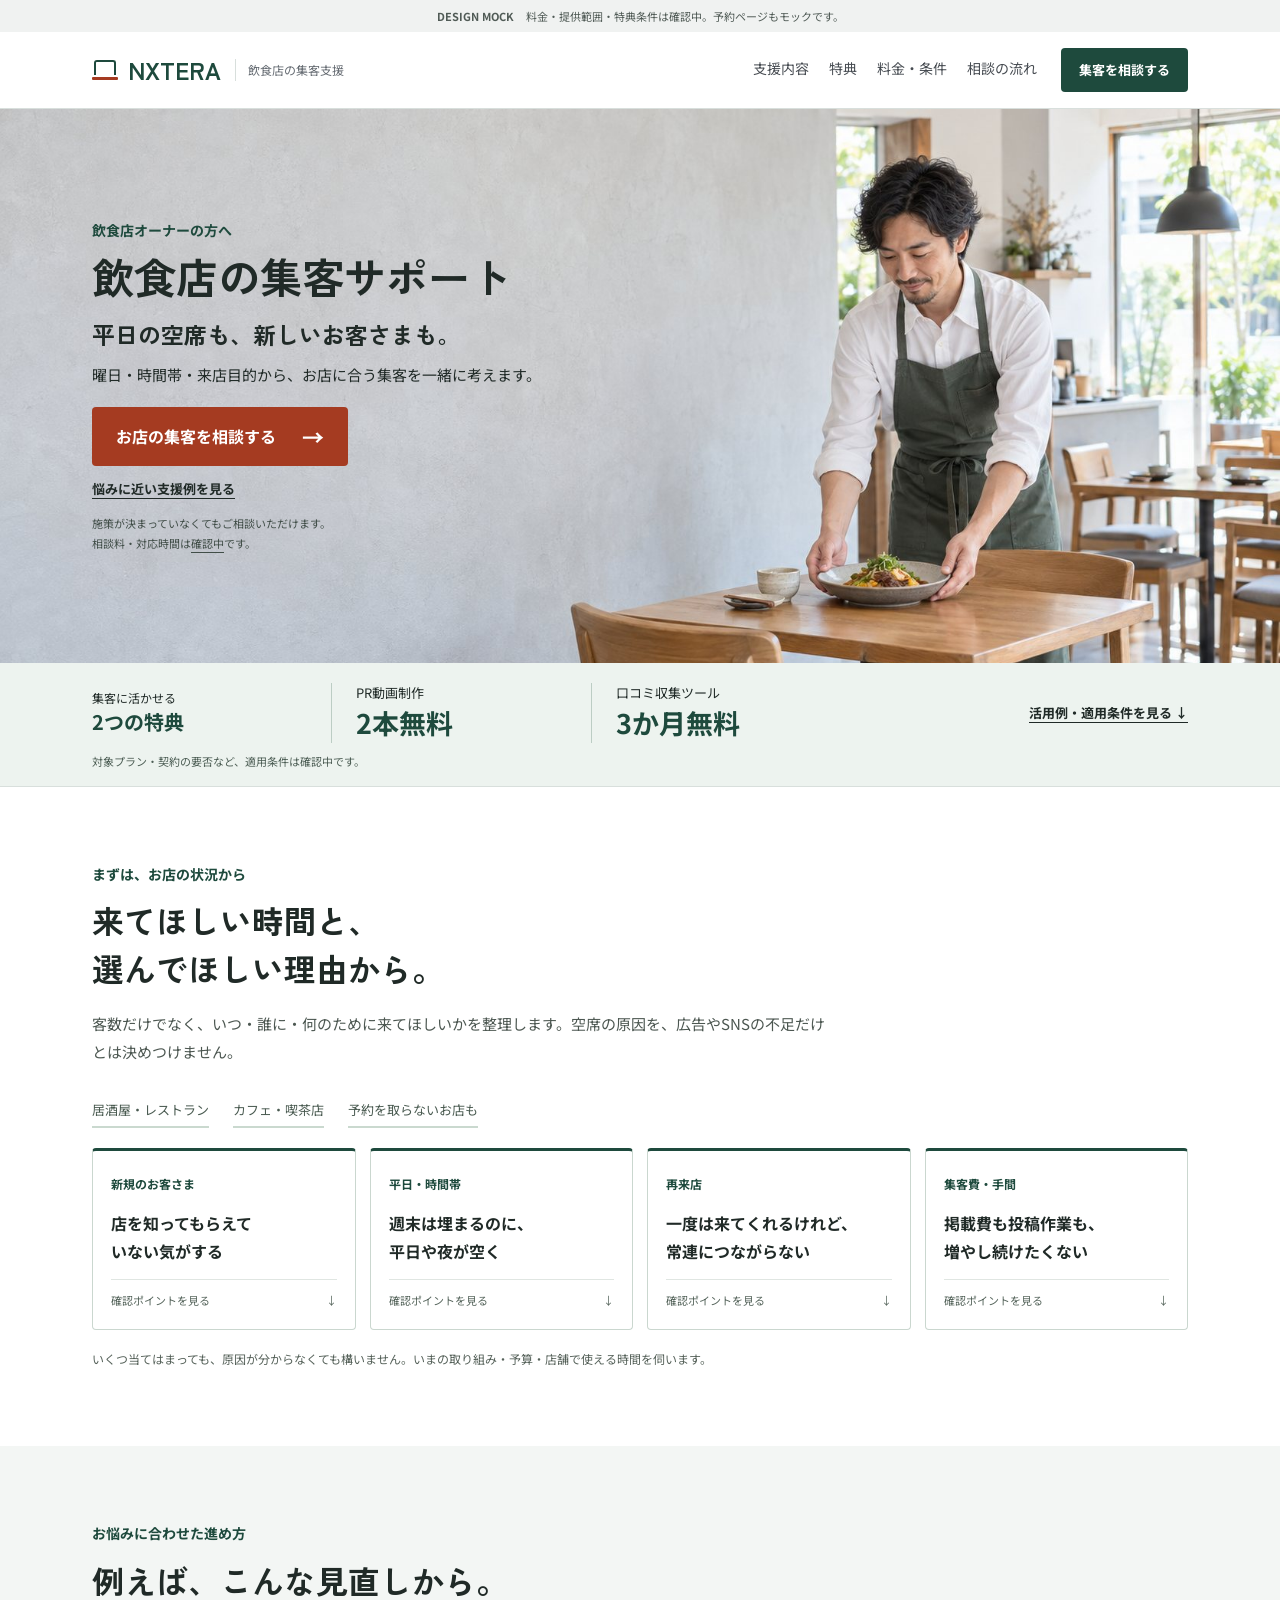
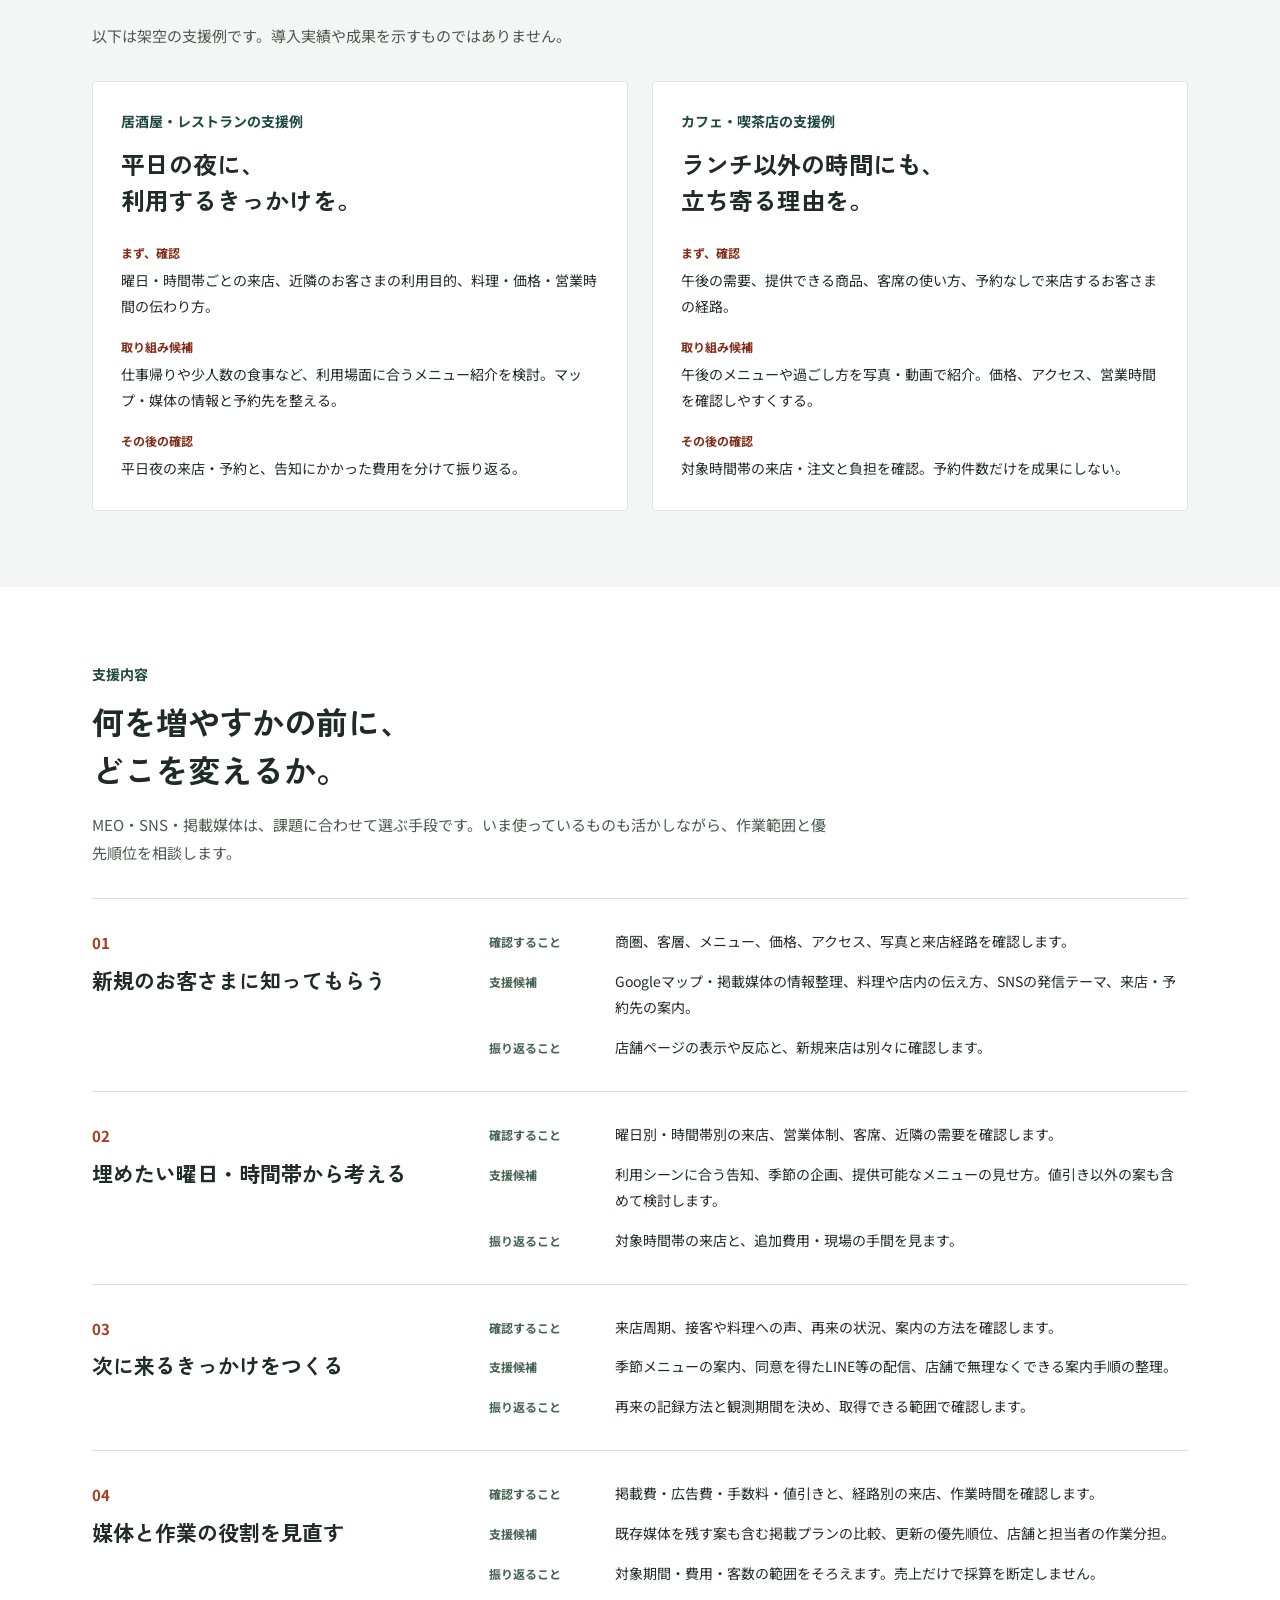
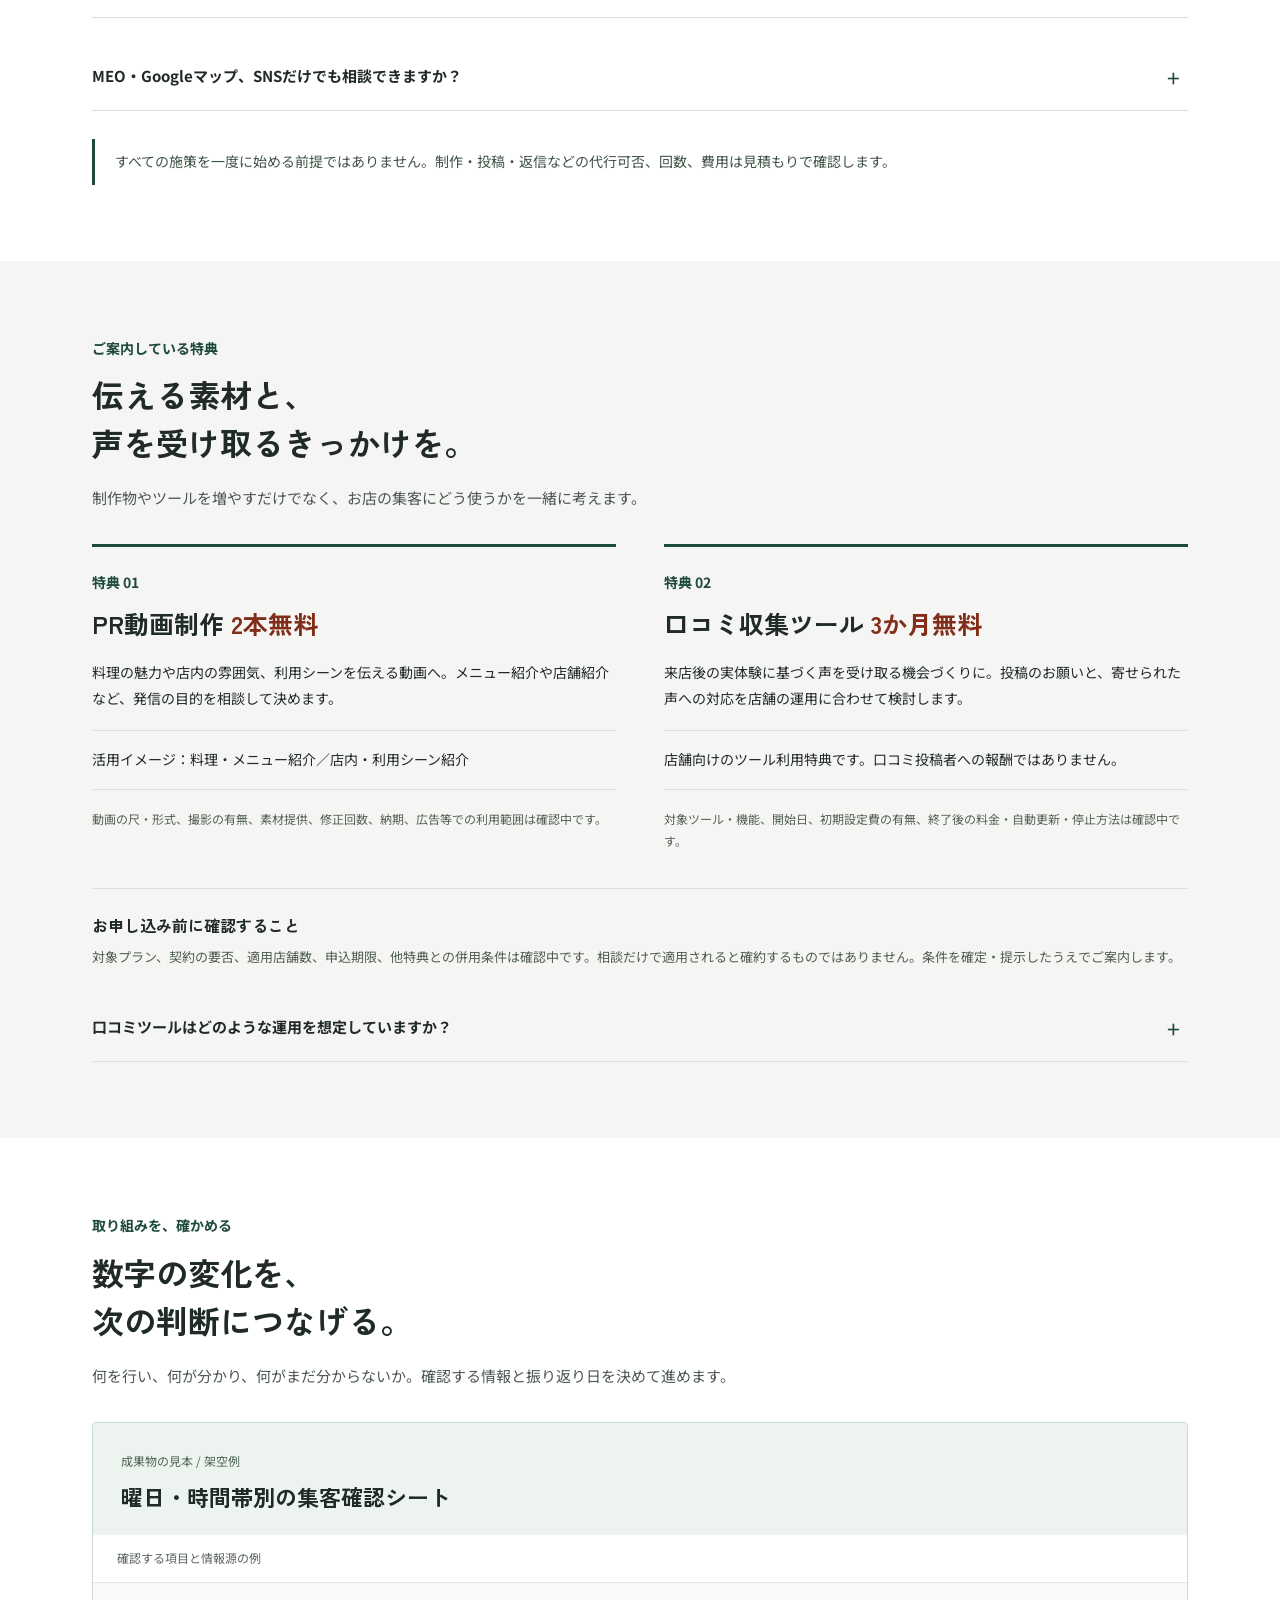
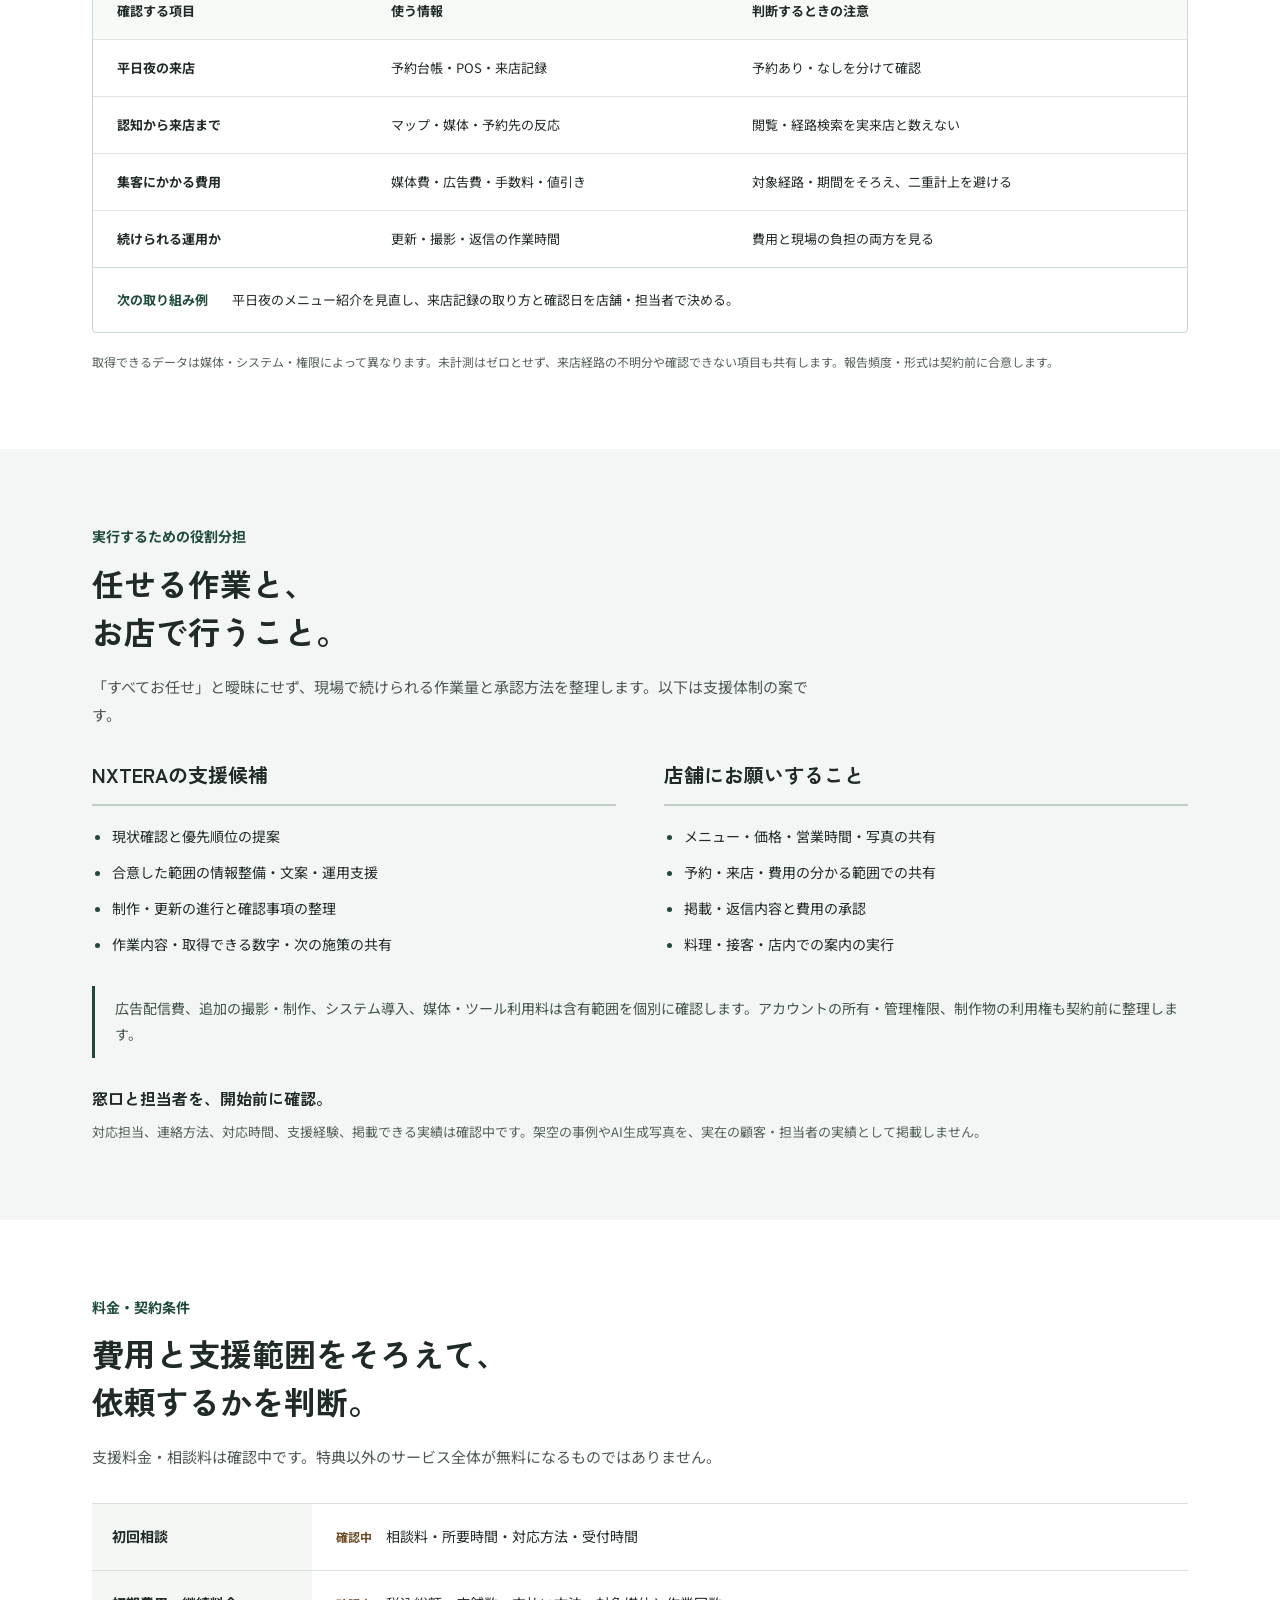
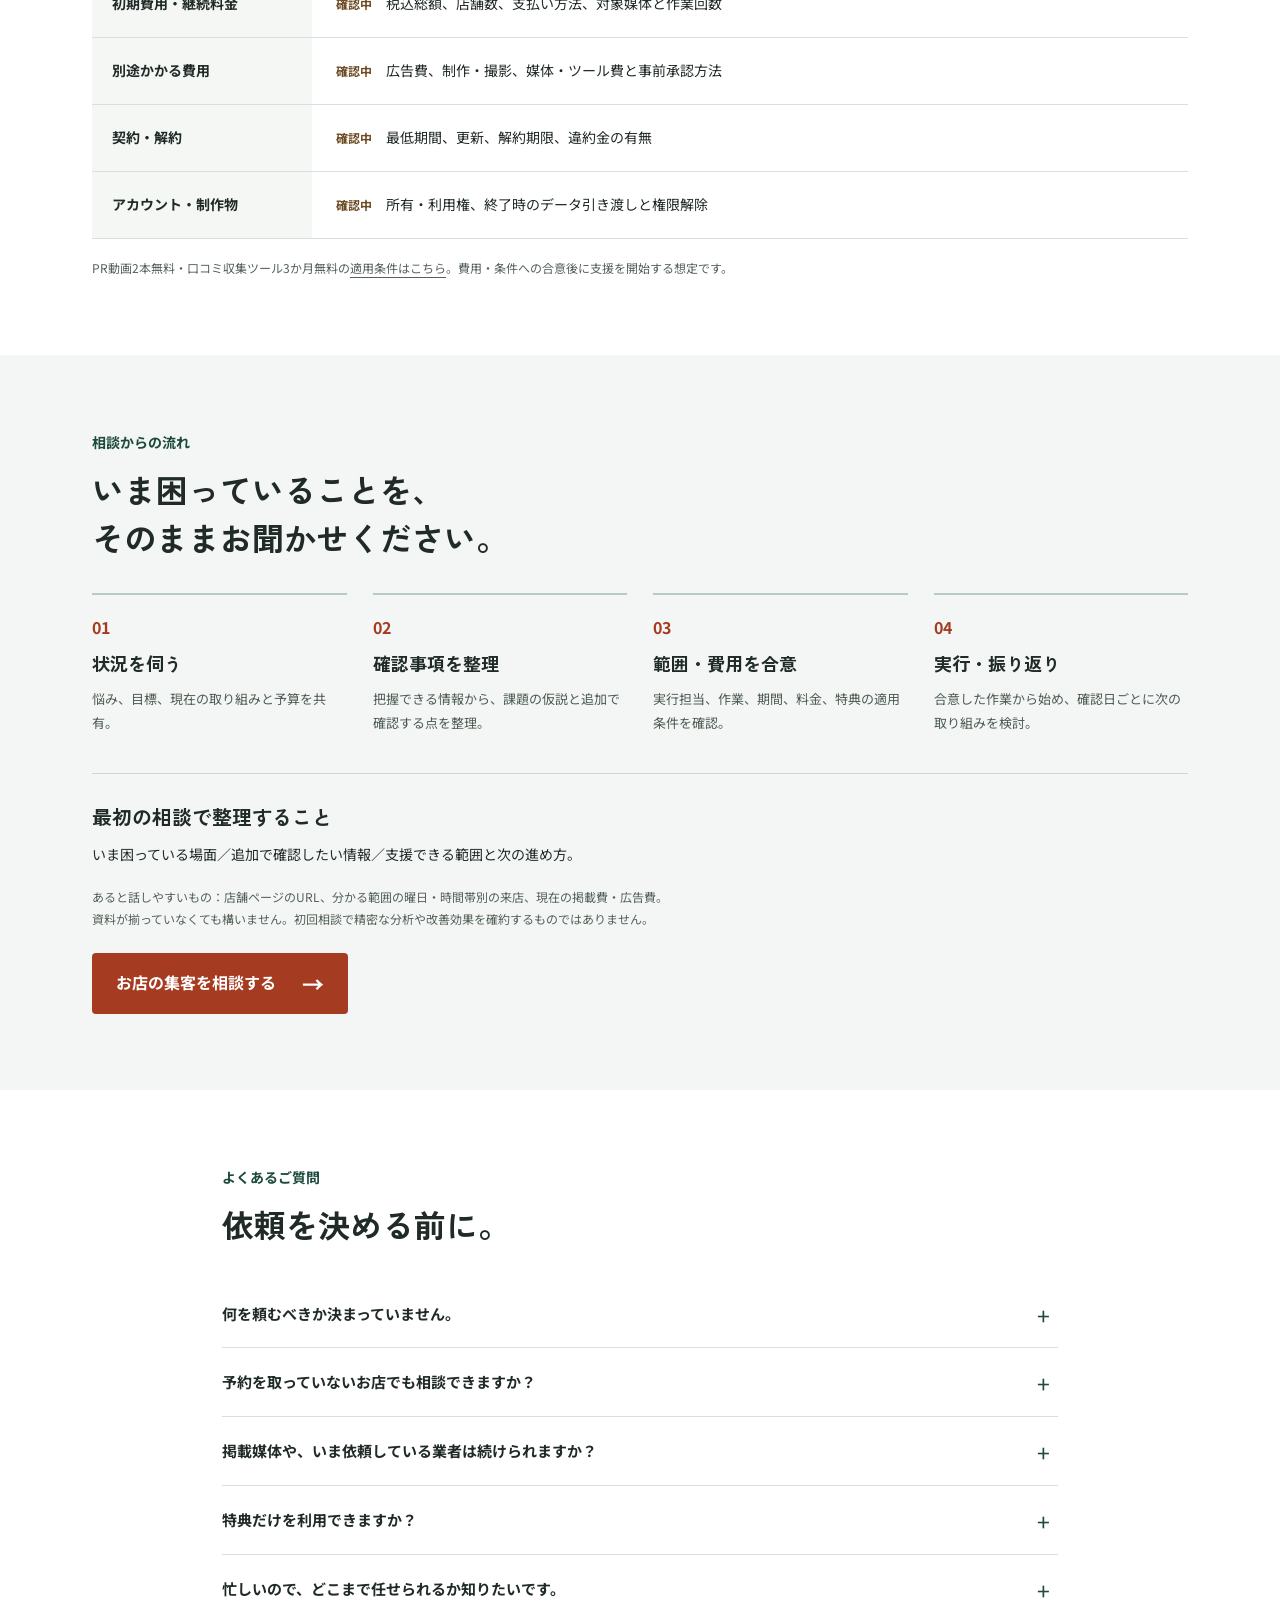
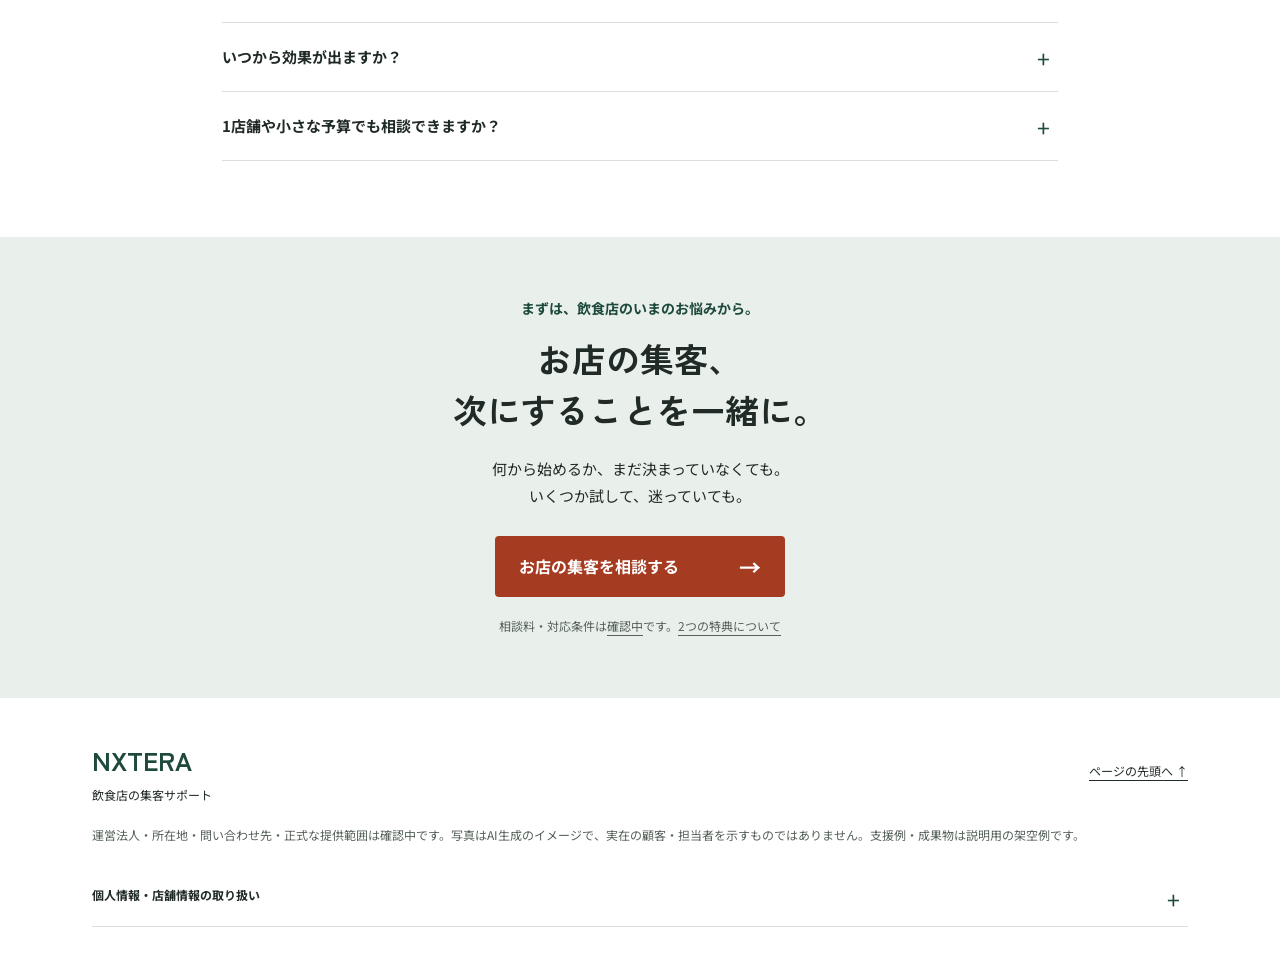
<file: Duo_LPモック/02-shukyaku-inshoku.html>
<!doctype html>
<!-- 構成モック。特典2本・3か月は掲載方針確認済み。適用条件・料金・提供範囲は未確定。支援例は架空です。 -->
<html lang="ja">
<head>
<meta charset="utf-8">
<meta name="viewport" content="width=device-width, initial-scale=1">
<meta name="robots" content="noindex, nofollow">
<title>飲食店の集客サポート｜NXTERA</title>
<meta name="description" content="飲食店の新規・再来・集客費を整理し、お店に合う取り組みを相談。PR動画2本無料制作・口コミ収集ツール3か月無料の特典をご案内します。適用条件は確認中です。">
<link rel="preconnect" href="https://fonts.googleapis.com">
<link rel="preconnect" href="https://fonts.gstatic.com" crossorigin>
<link href="https://fonts.googleapis.com/css2?family=Noto+Sans+JP:wght@400;500;700&amp;family=Zen+Kaku+Gothic+New:wght@400;500;700&amp;display=swap" rel="stylesheet">
<link rel="stylesheet" href="tokens.css">
<link rel="stylesheet" href="shukyaku-sector.css?v=20260917-photo2">
</head>
<body class="sector-page" data-domain="inshoku" id="top">
<a class="sector-skip" href="#concerns">本文へ</a>
<p class="sector-mock"><b>DESIGN MOCK</b> 料金・提供範囲・特典条件は確認中。予約ページもモックです。</p>
<header class="hd"><div class="wrap hd__in">
<a class="logo" href="#top" aria-label="NXTERA ページの先頭へ"><span class="logo__mark" aria-hidden="true"></span><span class="logo__type">NXTERA</span><span class="logo__sub">飲食店の集客支援</span></a>
<nav class="hd__nav" aria-label="ページ内メニュー"><a href="#support">支援内容</a><a href="#benefits">特典</a><a href="#price">料金・条件</a><a href="#flow">相談の流れ</a></nav>
<a class="sector-header-cta" href="07-yoyaku.html">集客を相談する</a>
</div></header>
<main>
<section class="sector-hero" aria-labelledby="hero-title">
<img class="sector-hero-image" src="images/02-inshoku-hero-v2.jpg" width="1672" height="941" alt="明るい飲食店で料理をテーブルに並べるオーナーのイメージ。" loading="eager" fetchpriority="high" decoding="async">
<div class="wrap sector-hero-inner"><div class="sector-hero-copy">
<p class="sector-kicker">飲食店オーナーの方へ</p>
<h1 id="hero-title">飲食店の<br>集客サポート</h1>
<p class="sector-hero-lead">平日の空席も、<br>新しいお客さまも。</p><p class="sector-hero-intro">曜日・時間帯・来店目的から、<br>お店に合う集客を一緒に考えます。</p>
<div class="sector-actions"><a class="sector-button" href="07-yoyaku.html">お店の集客を相談する<span aria-hidden="true">→</span></a><a class="sector-link" href="#cases">悩みに近い支援例を見る</a></div>
<p class="sector-hero-note">施策が決まっていなくてもご相談いただけます。<br>相談料・対応時間は<a href="#price">確認中</a>です。</p>
</div></div></section>
<aside class="sector-benefit-strip" aria-label="2つの特典"><div class="wrap">
<p class="sector-benefit-label">集客に活かせる<br><strong>2つの特典</strong></p>
<p><span>PR動画制作</span><strong>2本無料</strong></p><p><span>口コミ収集ツール</span><strong>3か月無料</strong></p>
<a href="#benefits">活用例・適用条件を見る <span aria-hidden="true">↓</span></a>
</div><p class="wrap sector-strip-note">対象プラン・契約の要否など、適用条件は確認中です。</p></aside>
<section class="sector-section" id="concerns">
<div class="wrap"><div class="sector-heading"><p class="sector-kicker">まずは、お店の状況から</p><h2>来てほしい時間と、<br>選んでほしい理由から。</h2><p>客数だけでなく、いつ・誰に・何のために来てほしいかを整理します。空席の原因を、広告やSNSの不足だけとは決めつけません。</p></div>
<ul class="sector-audience"><li>居酒屋・レストラン</li><li>カフェ・喫茶店</li><li>予約を取らないお店も</li></ul>
<nav class="sector-concerns" aria-label="お悩み別の支援"><a href="#support-new"><span>新規のお客さま</span><strong>店を知ってもらえて<br>いない気がする</strong><span class="sector-concern-foot">確認ポイントを見る <span aria-hidden="true">↓</span></span></a><a href="#support-weekday"><span>平日・時間帯</span><strong>週末は埋まるのに、<br>平日や夜が空く</strong><span class="sector-concern-foot">確認ポイントを見る <span aria-hidden="true">↓</span></span></a><a href="#support-repeat"><span>再来店</span><strong>一度は来てくれるけれど、<br>常連につながらない</strong><span class="sector-concern-foot">確認ポイントを見る <span aria-hidden="true">↓</span></span></a><a href="#support-cost"><span>集客費・手間</span><strong>掲載費も投稿作業も、<br>増やし続けたくない</strong><span class="sector-concern-foot">確認ポイントを見る <span aria-hidden="true">↓</span></span></a></nav>
<p class="sector-note">いくつ当てはまっても、原因が分からなくても構いません。いまの取り組み・予算・店舗で使える時間を伺います。</p>
</div></section>
<section class="sector-section sector-tint" id="cases">
<div class="wrap"><div class="sector-heading"><p class="sector-kicker">お悩みに合わせた進め方</p><h2>例えば、こんな見直しから。</h2><p>以下は架空の支援例です。導入実績や成果を示すものではありません。</p></div>
<div class="sector-cases"><article><p class="sector-kicker">居酒屋・レストランの支援例</p><h3>平日の夜に、<br>利用するきっかけを。</h3><dl><dt>まず、確認</dt><dd>曜日・時間帯ごとの来店、近隣のお客さまの利用目的、料理・価格・営業時間の伝わり方。</dd><dt>取り組み候補</dt><dd>仕事帰りや少人数の食事など、利用場面に合うメニュー紹介を検討。マップ・媒体の情報と予約先を整える。</dd><dt>その後の確認</dt><dd>平日夜の来店・予約と、告知にかかった費用を分けて振り返る。</dd></dl></article><article><p class="sector-kicker">カフェ・喫茶店の支援例</p><h3>ランチ以外の時間にも、<br>立ち寄る理由を。</h3><dl><dt>まず、確認</dt><dd>午後の需要、提供できる商品、客席の使い方、予約なしで来店するお客さまの経路。</dd><dt>取り組み候補</dt><dd>午後のメニューや過ごし方を写真・動画で紹介。価格、アクセス、営業時間を確認しやすくする。</dd><dt>その後の確認</dt><dd>対象時間帯の来店・注文と負担を確認。予約件数だけを成果にしない。</dd></dl></article></div>
</div></section>
<section class="sector-section" id="support">
<div class="wrap"><div class="sector-heading"><p class="sector-kicker">支援内容</p><h2>何を増やすかの前に、<br>どこを変えるか。</h2><p>MEO・SNS・掲載媒体は、課題に合わせて選ぶ手段です。いま使っているものも活かしながら、作業範囲と優先順位を相談します。</p></div>
<div class="sector-support-list"><article id="support-new"><div><span class="sector-index">01</span><h3>新規のお客さまに知ってもらう</h3></div><dl><div><dt>確認すること</dt><dd>商圏、客層、メニュー、価格、アクセス、写真と来店経路を確認します。</dd></div><div><dt>支援候補</dt><dd>Googleマップ・掲載媒体の情報整理、料理や店内の伝え方、SNSの発信テーマ、来店・予約先の案内。</dd></div><div><dt>振り返ること</dt><dd>店舗ページの表示や反応と、新規来店は別々に確認します。</dd></div></dl></article><article id="support-weekday"><div><span class="sector-index">02</span><h3>埋めたい曜日・時間帯から考える</h3></div><dl><div><dt>確認すること</dt><dd>曜日別・時間帯別の来店、営業体制、客席、近隣の需要を確認します。</dd></div><div><dt>支援候補</dt><dd>利用シーンに合う告知、季節の企画、提供可能なメニューの見せ方。値引き以外の案も含めて検討します。</dd></div><div><dt>振り返ること</dt><dd>対象時間帯の来店と、追加費用・現場の手間を見ます。</dd></div></dl></article><article id="support-repeat"><div><span class="sector-index">03</span><h3>次に来るきっかけをつくる</h3></div><dl><div><dt>確認すること</dt><dd>来店周期、接客や料理への声、再来の状況、案内の方法を確認します。</dd></div><div><dt>支援候補</dt><dd>季節メニューの案内、同意を得たLINE等の配信、店舗で無理なくできる案内手順の整理。</dd></div><div><dt>振り返ること</dt><dd>再来の記録方法と観測期間を決め、取得できる範囲で確認します。</dd></div></dl></article><article id="support-cost"><div><span class="sector-index">04</span><h3>媒体と作業の役割を見直す</h3></div><dl><div><dt>確認すること</dt><dd>掲載費・広告費・手数料・値引きと、経路別の来店、作業時間を確認します。</dd></div><div><dt>支援候補</dt><dd>既存媒体を残す案も含む掲載プランの比較、更新の優先順位、店舗と担当者の作業分担。</dd></div><div><dt>振り返ること</dt><dd>対象期間・費用・客数の範囲をそろえます。売上だけで採算を断定しません。</dd></div></dl></article></div>
<details class="sector-detail"><summary>MEO・Googleマップ、SNSだけでも相談できますか？</summary><div><p>検討している施策からもご相談いただけます。マップの基本情報・写真・投稿・口コミ返信、SNSの紹介文・発信テーマ・来店先の案内など、対応する作業と回数を合意します。検索順位・予約・来店の増加は保証しません。</p></div></details>
<p class="sector-callout">すべての施策を一度に始める前提ではありません。制作・投稿・返信などの代行可否、回数、費用は見積もりで確認します。</p>
</div></section>
<section class="sector-section sector-soft" id="benefits">
<div class="wrap"><div class="sector-heading"><p class="sector-kicker">ご案内している特典</p><h2>伝える素材と、<br>声を受け取るきっかけを。</h2><p>制作物やツールを増やすだけでなく、お店の集客にどう使うかを一緒に考えます。</p></div>
<div class="sector-benefits">
<article><p class="sector-kicker">特典 01</p><h3>PR動画制作 <strong>2本無料</strong></h3><p>料理の魅力や店内の雰囲気、利用シーンを伝える動画へ。メニュー紹介や店舗紹介など、発信の目的を相談して決めます。</p><p class="sector-benefit-use">活用イメージ：料理・メニュー紹介／店内・利用シーン紹介</p><p class="sector-note">動画の尺・形式、撮影の有無、素材提供、修正回数、納期、広告等での利用範囲は確認中です。</p></article>
<article><p class="sector-kicker">特典 02</p><h3>口コミ収集ツール <strong>3か月無料</strong></h3><p>来店後の実体験に基づく声を受け取る機会づくりに。投稿のお願いと、寄せられた声への対応を店舗の運用に合わせて検討します。</p><p class="sector-benefit-use">店舗向けのツール利用特典です。口コミ投稿者への報酬ではありません。</p><p class="sector-note">対象ツール・機能、開始日、初期設定費の有無、終了後の料金・自動更新・停止方法は確認中です。</p></article>
</div>
<div class="sector-benefit-conditions"><h3>お申し込み前に確認すること</h3><p>対象プラン、契約の要否、適用店舗数、申込期限、他特典との併用条件は確認中です。相談だけで適用されると確約するものではありません。条件を確定・提示したうえでご案内します。</p></div>
<details class="sector-detail"><summary>口コミツールはどのような運用を想定していますか？</summary><div><p>実際に来店したお客さまが、内容を自由に決めて任意で投稿できる案内を想定しています。投稿への金銭・割引等の見返り、口コミの購入、高評価の方だけを選んだ投稿依頼は行わない方針です。具体的なツール機能と案内方法は導入前に確認します。</p></div></details>
</div></section>
<section class="sector-section" id="report">
<div class="wrap"><div class="sector-heading"><p class="sector-kicker">取り組みを、確かめる</p><h2>数字の変化を、<br>次の判断につなげる。</h2><p>何を行い、何が分かり、何がまだ分からないか。確認する情報と振り返り日を決めて進めます。</p></div>
<figure class="sector-report"><figcaption><span>成果物の見本 / 架空例</span><h3>曜日・時間帯別の集客確認シート</h3></figcaption>
<div class="sector-table-scroll" role="region" aria-label="曜日・時間帯別の集客確認シート" tabindex="0"><table><caption>確認する項目と情報源の例</caption><thead><tr><th scope="col">確認する項目</th><th scope="col">使う情報</th><th scope="col">判断するときの注意</th></tr></thead><tbody><tr><th scope="row">平日夜の来店</th><td>予約台帳・POS・来店記録</td><td>予約あり・なしを分けて確認</td></tr><tr><th scope="row">認知から来店まで</th><td>マップ・媒体・予約先の反応</td><td>閲覧・経路検索を実来店と数えない</td></tr><tr><th scope="row">集客にかかる費用</th><td>媒体費・広告費・手数料・値引き</td><td>対象経路・期間をそろえ、二重計上を避ける</td></tr><tr><th scope="row">続けられる運用か</th><td>更新・撮影・返信の作業時間</td><td>費用と現場の負担の両方を見る</td></tr></tbody></table></div>
<div class="sector-report-next"><strong>次の取り組み例</strong><p>平日夜のメニュー紹介を見直し、来店記録の取り方と確認日を店舗・担当者で決める。</p></div></figure>
<p class="sector-note">取得できるデータは媒体・システム・権限によって異なります。未計測はゼロとせず、来店経路の不明分や確認できない項目も共有します。報告頻度・形式は契約前に合意します。</p>
</div></section>
<section class="sector-section sector-tint" id="scope">
<div class="wrap"><div class="sector-heading"><p class="sector-kicker">実行するための役割分担</p><h2>任せる作業と、<br>お店で行うこと。</h2><p>「すべてお任せ」と曖昧にせず、現場で続けられる作業量と承認方法を整理します。以下は支援体制の案です。</p></div>
<div class="sector-roles"><div><h3>NXTERAの支援候補</h3><ul><li>現状確認と優先順位の提案</li><li>合意した範囲の情報整備・文案・運用支援</li><li>制作・更新の進行と確認事項の整理</li><li>作業内容・取得できる数字・次の施策の共有</li></ul></div><div><h3>店舗にお願いすること</h3><ul><li>メニュー・価格・営業時間・写真の共有</li><li>予約・来店・費用の分かる範囲での共有</li><li>掲載・返信内容と費用の承認</li><li>料理・接客・店内での案内の実行</li></ul></div></div>
<p class="sector-callout">広告配信費、追加の撮影・制作、システム導入、媒体・ツール利用料は含有範囲を個別に確認します。アカウントの所有・管理権限、制作物の利用権も契約前に整理します。</p>
<div class="sector-team"><h3>窓口と担当者を、開始前に確認。</h3><p>対応担当、連絡方法、対応時間、支援経験、掲載できる実績は確認中です。架空の事例やAI生成写真を、実在の顧客・担当者の実績として掲載しません。</p></div>
</div></section>
<section class="sector-section" id="price">
<div class="wrap"><div class="sector-heading"><p class="sector-kicker">料金・契約条件</p><h2>費用と支援範囲をそろえて、<br>依頼するかを判断。</h2><p>支援料金・相談料は確認中です。特典以外のサービス全体が無料になるものではありません。</p></div>
<dl class="sector-facts">
<div><dt>初回相談</dt><dd><span class="sector-pending">確認中</span>相談料・所要時間・対応方法・受付時間</dd></div><div><dt>初期費用・継続料金</dt><dd><span class="sector-pending">確認中</span>税込総額、店舗数、支払い方法、対象媒体と作業回数</dd></div><div><dt>別途かかる費用</dt><dd><span class="sector-pending">確認中</span>広告費、制作・撮影、媒体・ツール費と事前承認方法</dd></div><div><dt>契約・解約</dt><dd><span class="sector-pending">確認中</span>最低期間、更新、解約期限、違約金の有無</dd></div><div><dt>アカウント・制作物</dt><dd><span class="sector-pending">確認中</span>所有・利用権、終了時のデータ引き渡しと権限解除</dd></div>
</dl><p class="sector-note">PR動画2本無料・口コミ収集ツール3か月無料の<a href="#benefits">適用条件はこちら</a>。費用・条件への合意後に支援を開始する想定です。</p>
</div></section>
<section class="sector-section sector-tint" id="flow">
<div class="wrap"><div class="sector-heading"><p class="sector-kicker">相談からの流れ</p><h2>いま困っていることを、<br>そのままお聞かせください。</h2></div>
<ol class="sector-flow"><li><span>01</span><h3>状況を伺う</h3><p>悩み、目標、現在の取り組みと予算を共有。</p></li><li><span>02</span><h3>確認事項を整理</h3><p>把握できる情報から、課題の仮説と追加で確認する点を整理。</p></li><li><span>03</span><h3>範囲・費用を合意</h3><p>実行担当、作業、期間、料金、特典の適用条件を確認。</p></li><li><span>04</span><h3>実行・振り返り</h3><p>合意した作業から始め、確認日ごとに次の取り組みを検討。</p></li></ol>
<div class="sector-consult"><h3>最初の相談で整理すること</h3><p>いま困っている場面／追加で確認したい情報／支援できる範囲と次の進め方。</p><p class="sector-note">あると話しやすいもの：店舗ページのURL、分かる範囲の曜日・時間帯別の来店、現在の掲載費・広告費。<br>資料が揃っていなくても構いません。初回相談で精密な分析や改善効果を確約するものではありません。</p><a class="sector-button" href="07-yoyaku.html">お店の集客を相談する<span aria-hidden="true">→</span></a></div>
</div></section>
<section class="sector-section" id="faq">
<div class="wrap sector-narrow"><div class="sector-heading"><p class="sector-kicker">よくあるご質問</p><h2>依頼を決める前に。</h2></div>
<details class="sector-detail"><summary>何を頼むべきか決まっていません。</summary><div><p>方法が決まっていない段階からご相談いただけます。困っている状況と、いま取り組んでいることを伺い、どこから確認するか整理します。</p></div></details>
<details class="sector-detail"><summary>予約を取っていないお店でも相談できますか？</summary><div><p>予約の有無にかかわらず、来店経路や時間帯別の状況から確認します。予約システムの導入を前提にせず、来店・注文の記録など取得できる情報を使います。</p></div></details>
<details class="sector-detail"><summary>掲載媒体や、いま依頼している業者は続けられますか？</summary><div><p>契約条件と役割を確認し、継続・変更・分担を検討します。すべてを乗り換えることや既存契約を解約することを前提にしません。権限や契約により対応できない作業もあります。</p></div></details>
<details class="sector-detail"><summary>特典だけを利用できますか？</summary><div><p>対象プラン・契約の要否・特典単独での利用可否は確認中です。PR動画2本無料、口コミ収集ツール3か月無料の内容とともに、適用条件を確定したうえでご案内します。</p></div></details>
<details class="sector-detail"><summary>忙しいので、どこまで任せられるか知りたいです。</summary><div><p>制作・投稿・返信など、代行する作業と回数は契約前に合意します。店舗情報・写真の提供、内容の承認、店内での接客や案内など、店舗側の協力が必要なこともあります。</p></div></details>
<details class="sector-detail"><summary>いつから効果が出ますか？</summary><div><p>商圏、需要、店舗の状態、施策によって異なります。順位・予約・来店・売上や、一律の改善期間は保証しません。確認できる指標と振り返り時期を決めて見直します。</p></div></details>
<details class="sector-detail"><summary>1店舗や小さな予算でも相談できますか？</summary><div><p>店舗数・予算・使える時間から対応可能な範囲を確認します。最低料金・受注条件は確認中のため、すべての予算で対応できるとはお約束していません。</p></div></details>
</div></section>
<section class="sector-final" aria-labelledby="final-title"><div class="wrap"><p class="sector-kicker">まずは、飲食店のいまのお悩みから。</p><h2 id="final-title">お店の集客、<br>次にすることを一緒に。</h2><p>何から始めるか、まだ決まっていなくても。<br>いくつか試して、迷っていても。</p><a class="sector-button" href="07-yoyaku.html">お店の集客を相談する<span aria-hidden="true">→</span></a><p class="sector-note">相談料・対応条件は<a href="#price">確認中</a>です。<a href="#benefits">2つの特典について</a></p></div></section>
</main>
<footer class="sector-footer"><div class="wrap"><div class="sector-footer-top"><div><p class="sector-brand">NXTERA</p><p>飲食店の集客サポート</p></div><a href="#top">ページの先頭へ ↑</a></div><p class="sector-note">運営法人・所在地・問い合わせ先・正式な提供範囲は確認中です。写真はAI生成のイメージで、実在の顧客・担当者を示すものではありません。支援例・成果物は説明用の架空例です。</p>
<details class="sector-detail"><summary>個人情報・店舗情報の取り扱い</summary><div><p>このページには情報入力・送信機能はなく、予約先もモックです。実際の受付前に、情報の利用目的・保存期間・委託や第三者提供・削除依頼窓口と正式なプライバシーポリシーを公開します。顧客の個人情報を含む資料は、共有方法の確認後に必要な範囲だけお送りください。</p></div></details>
</div></footer>
<nav class="sector-mobile-bar" aria-label="主要アクション"><a href="#benefits">2つの特典</a><a href="07-yoyaku.html">集客を相談する <span aria-hidden="true">→</span></a></nav>
</body>
</html>
</file>
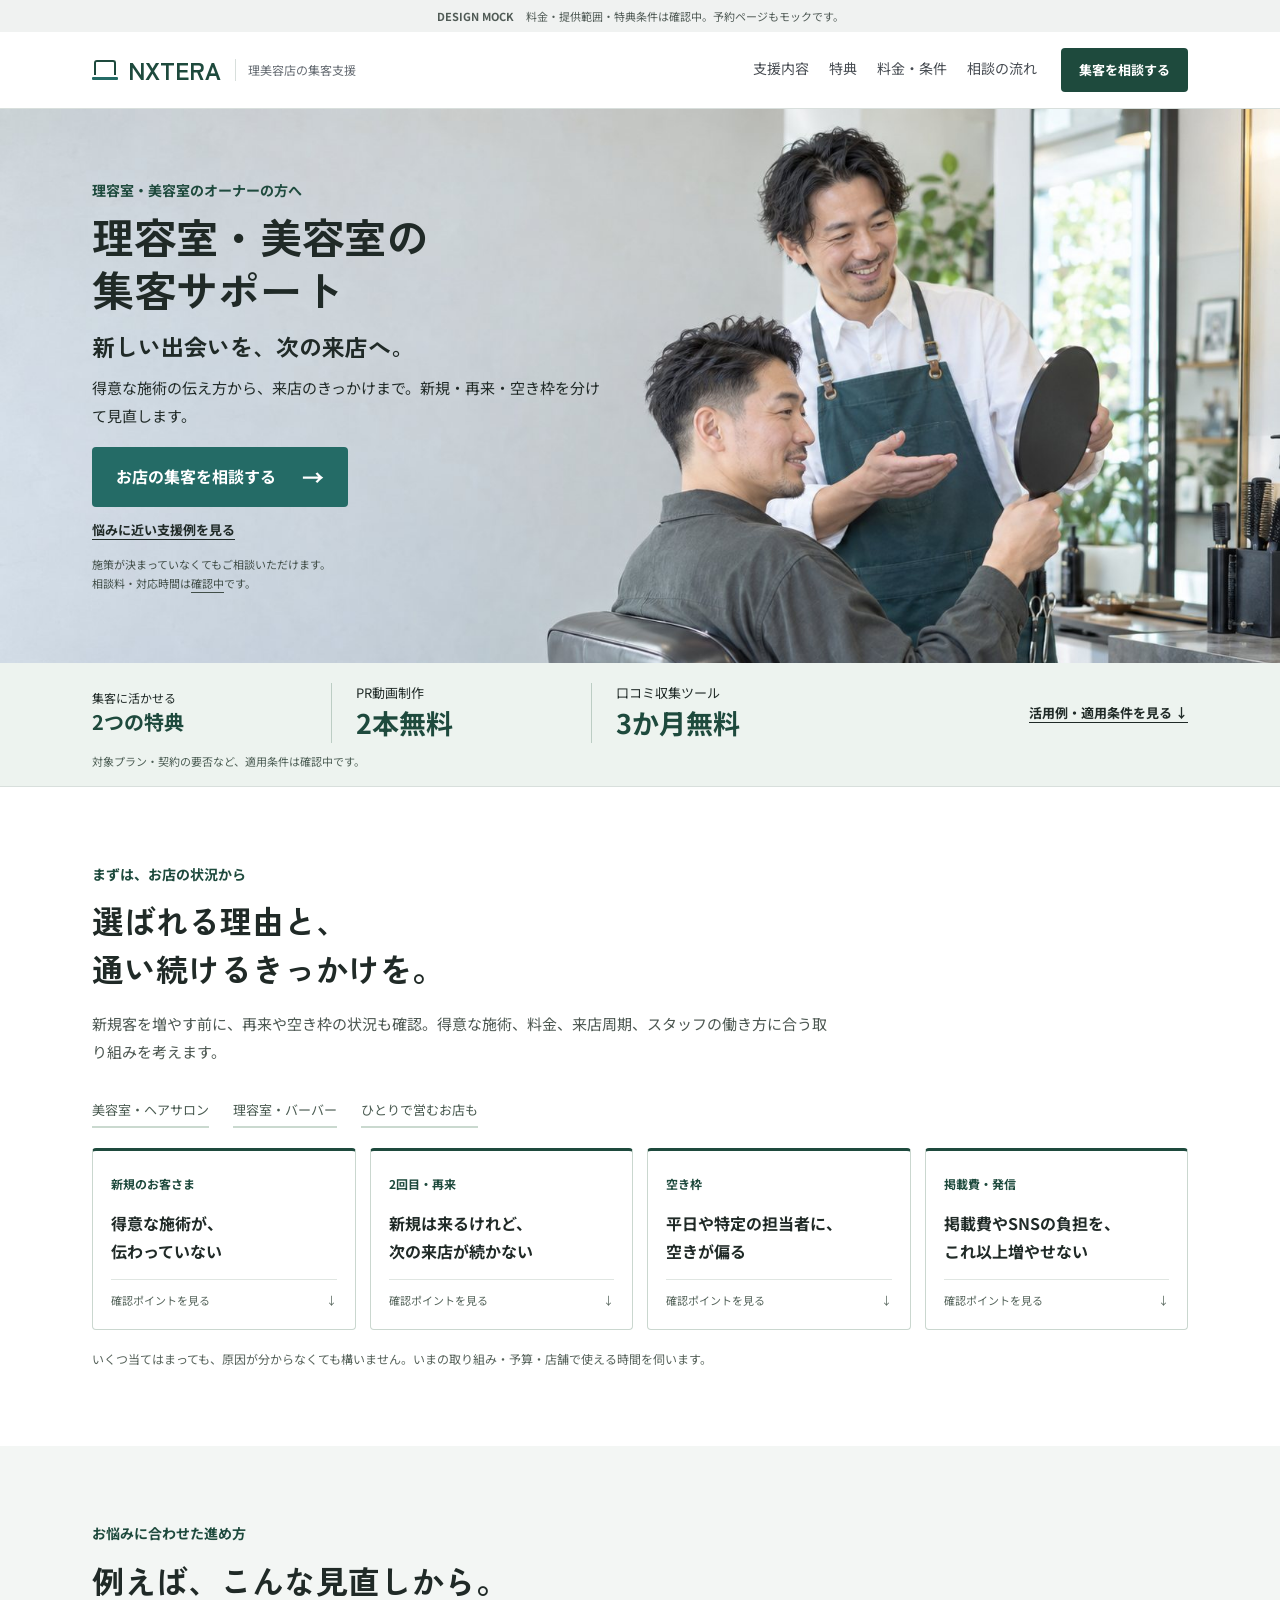
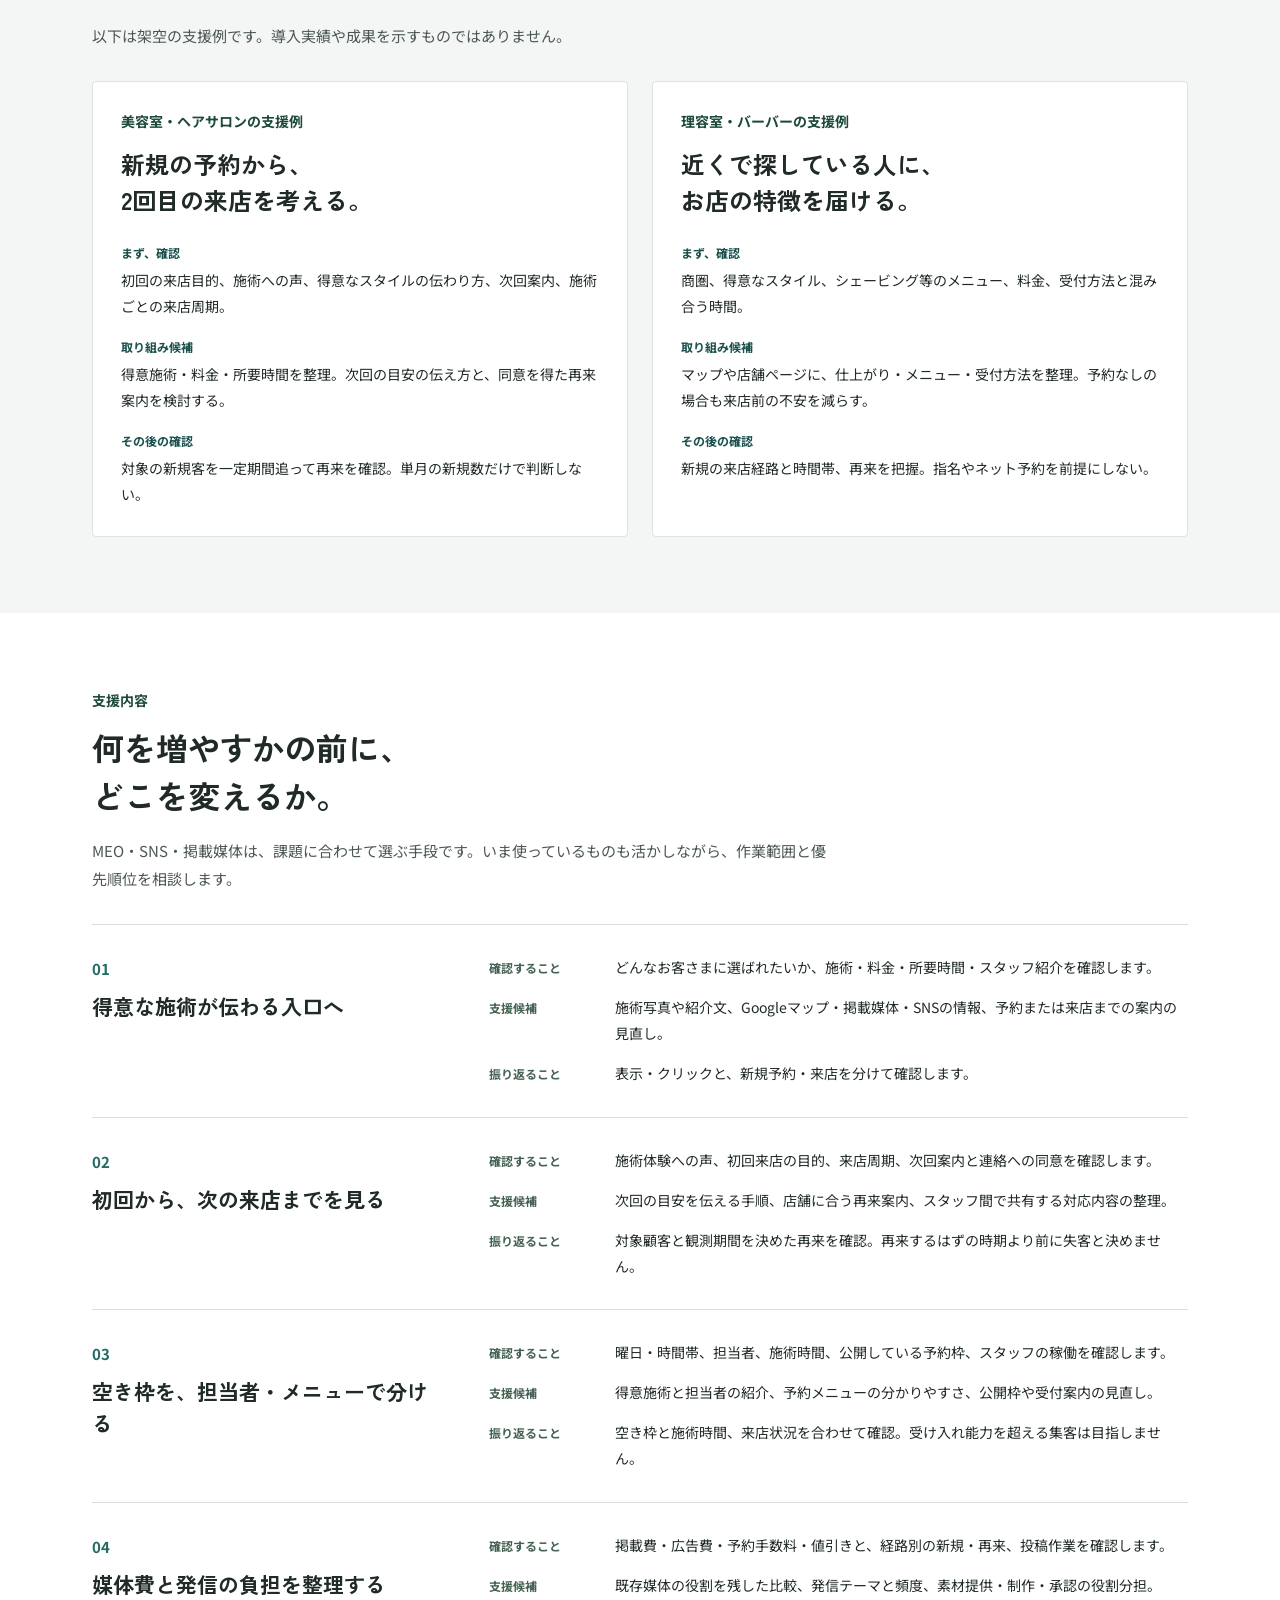
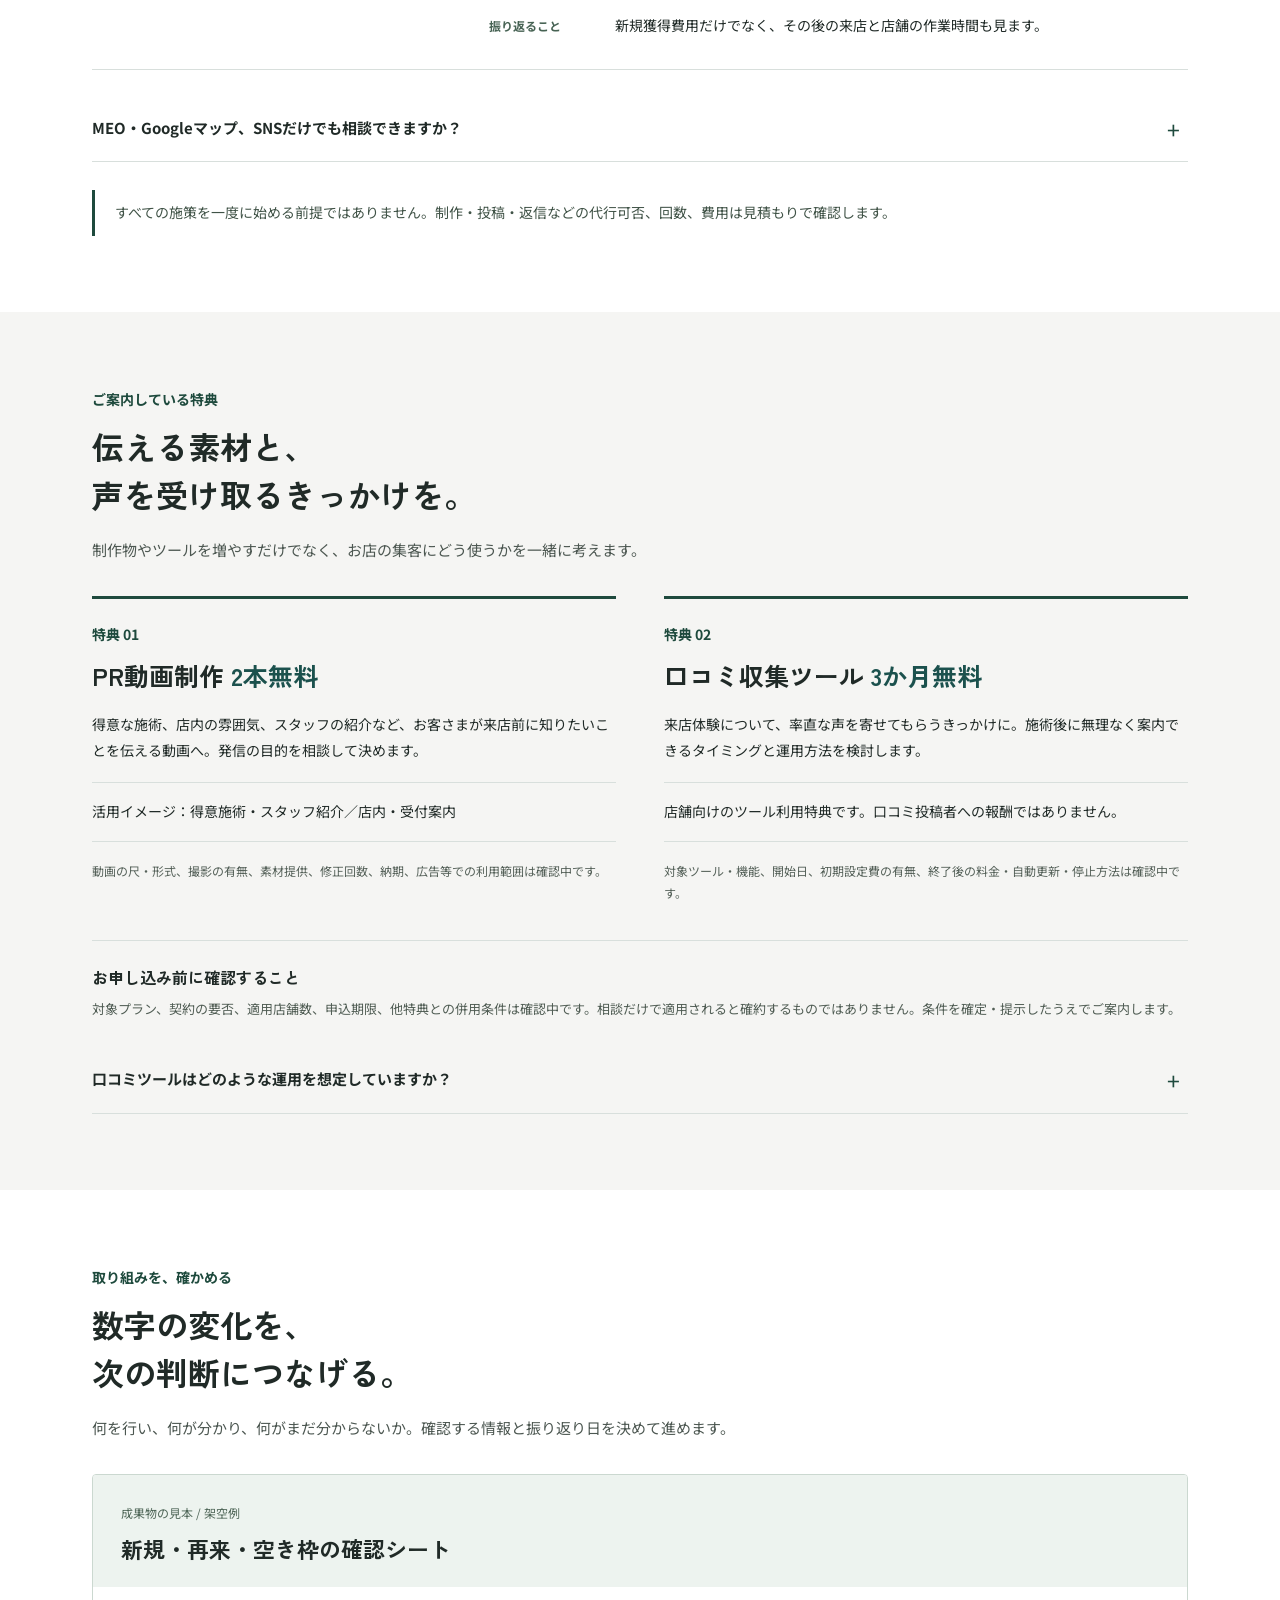
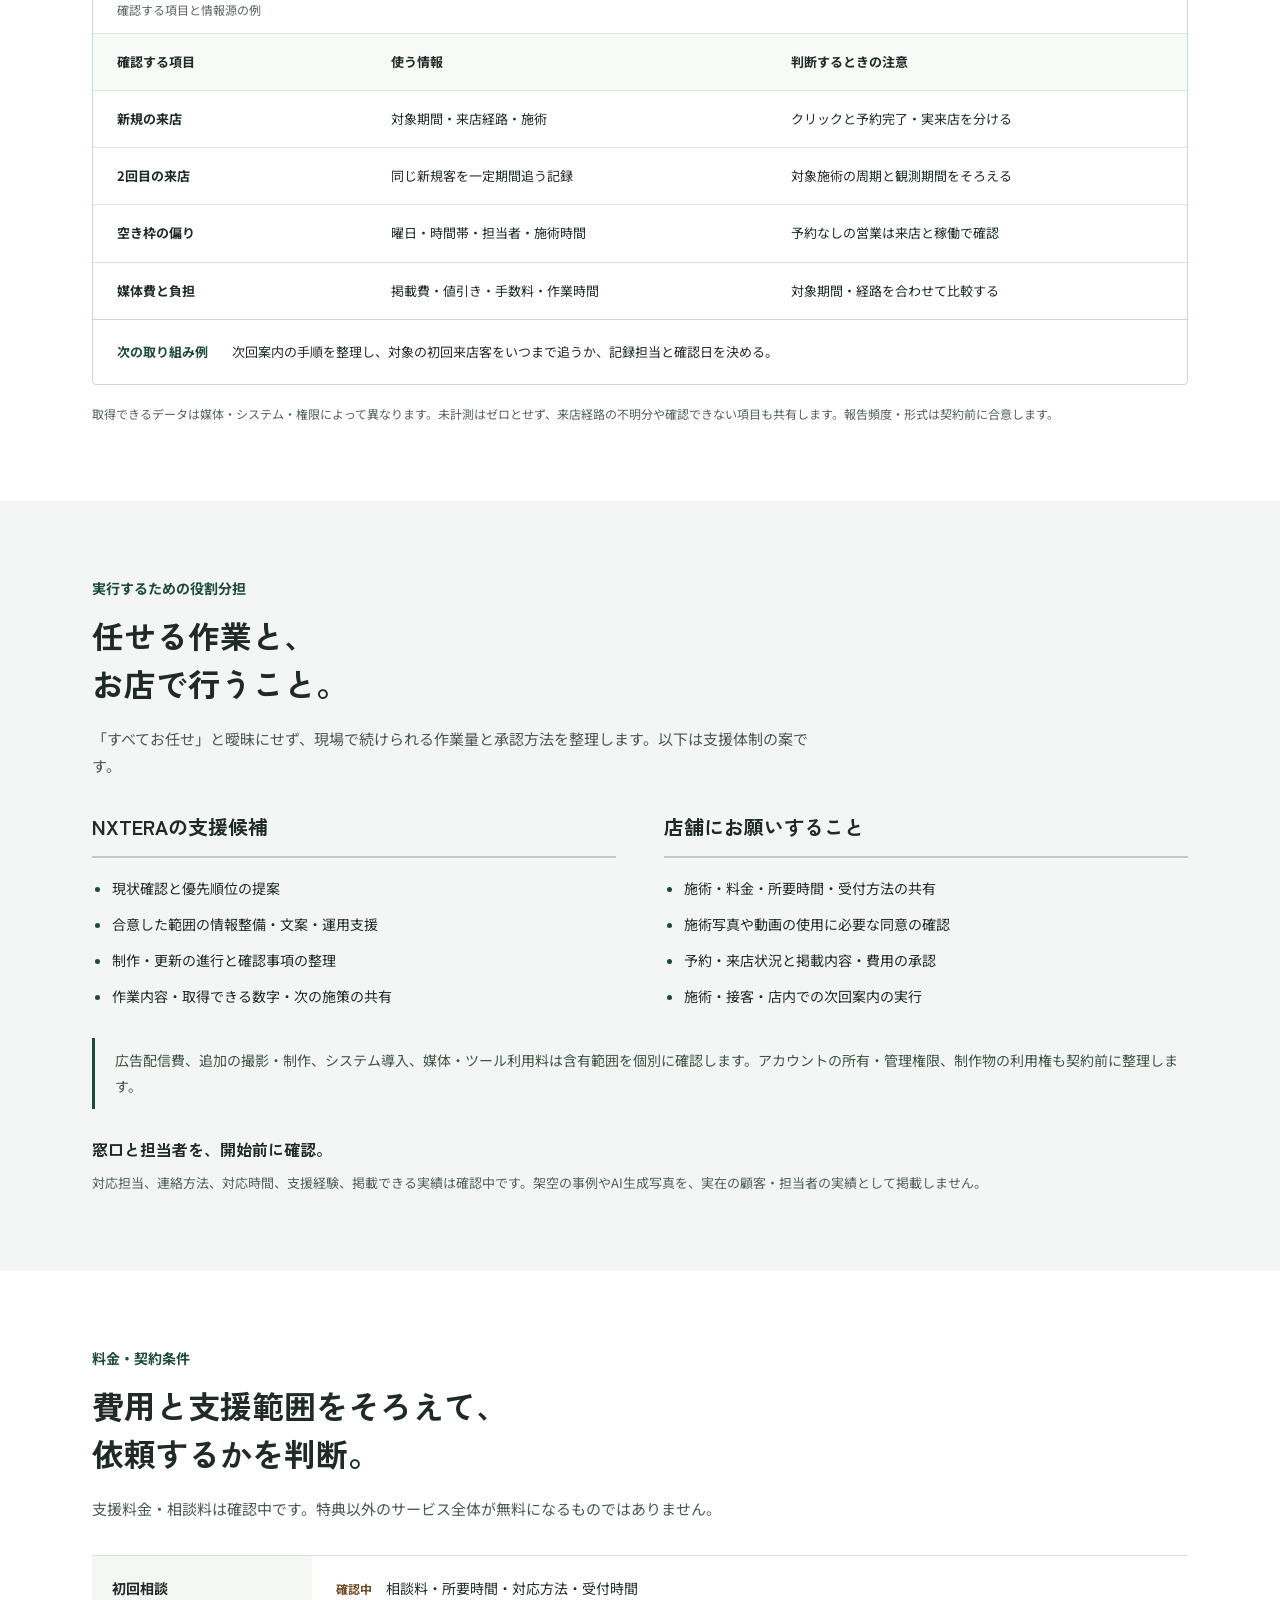
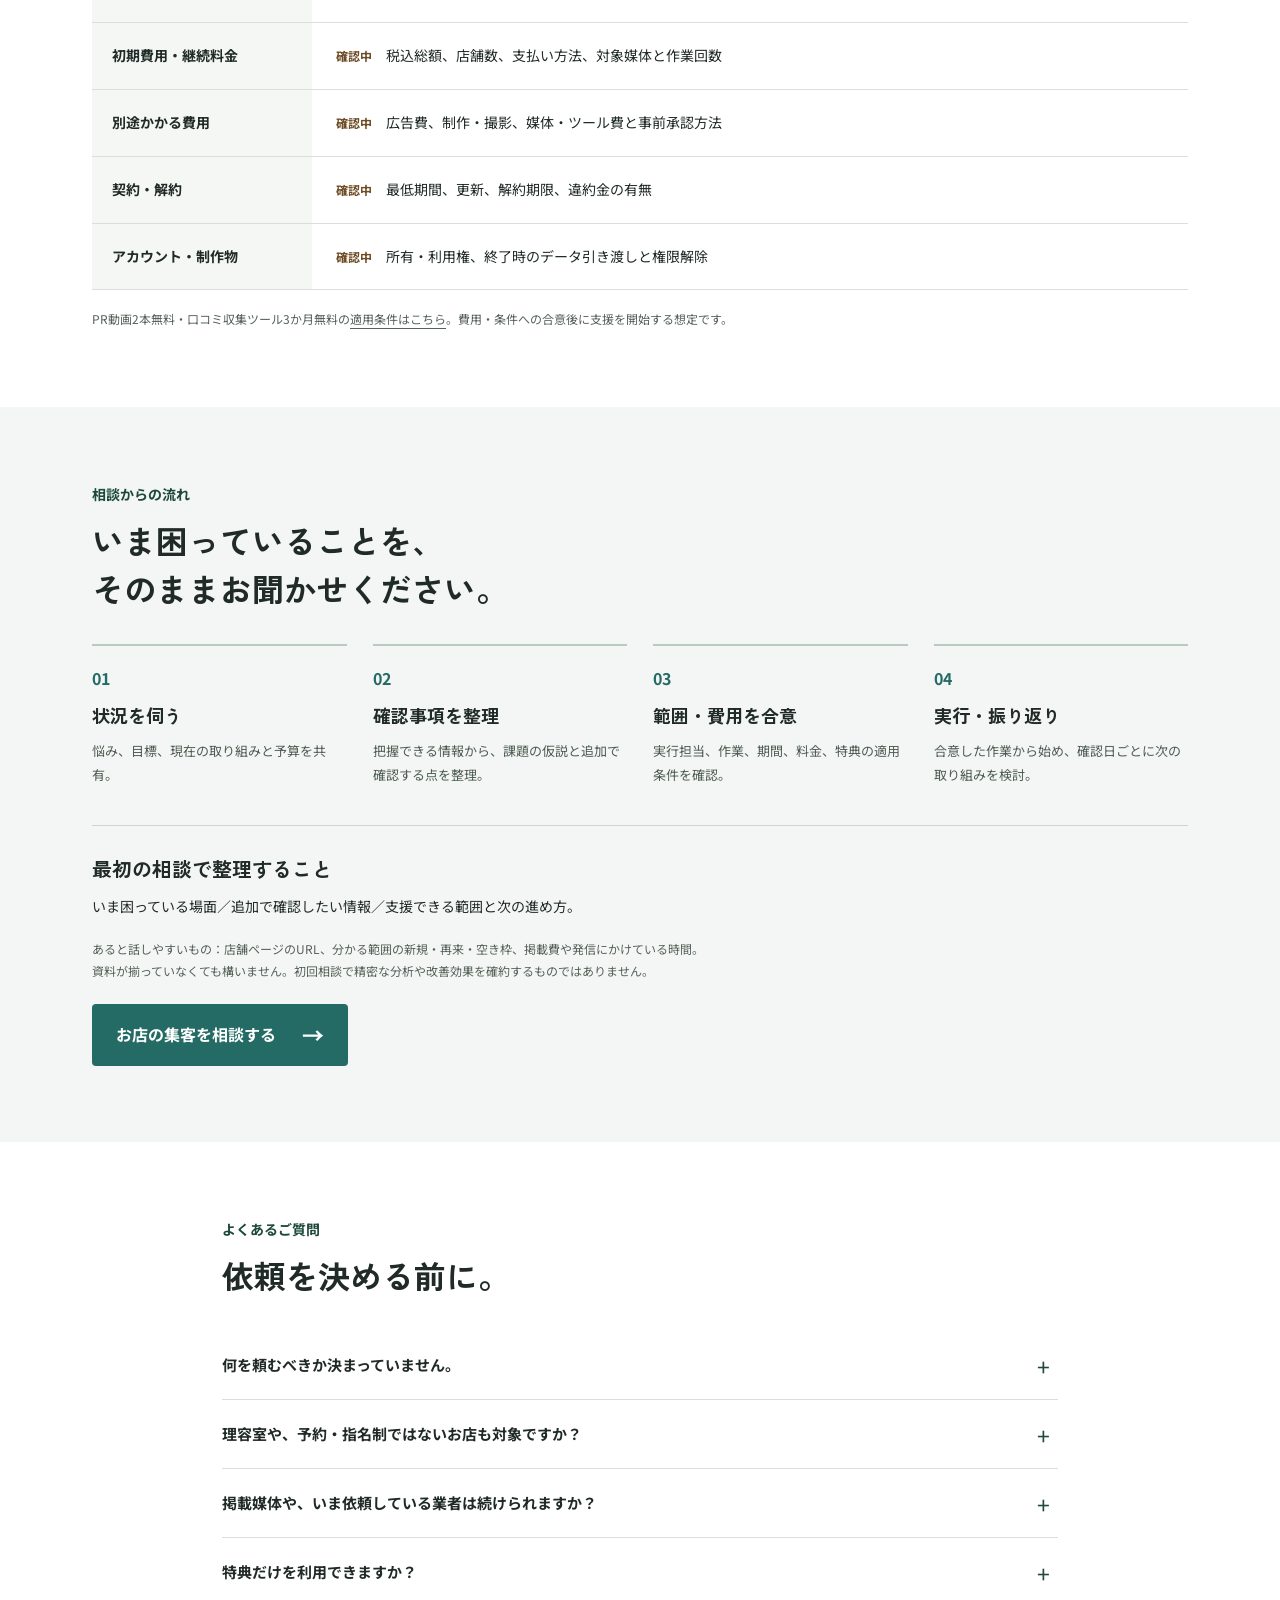
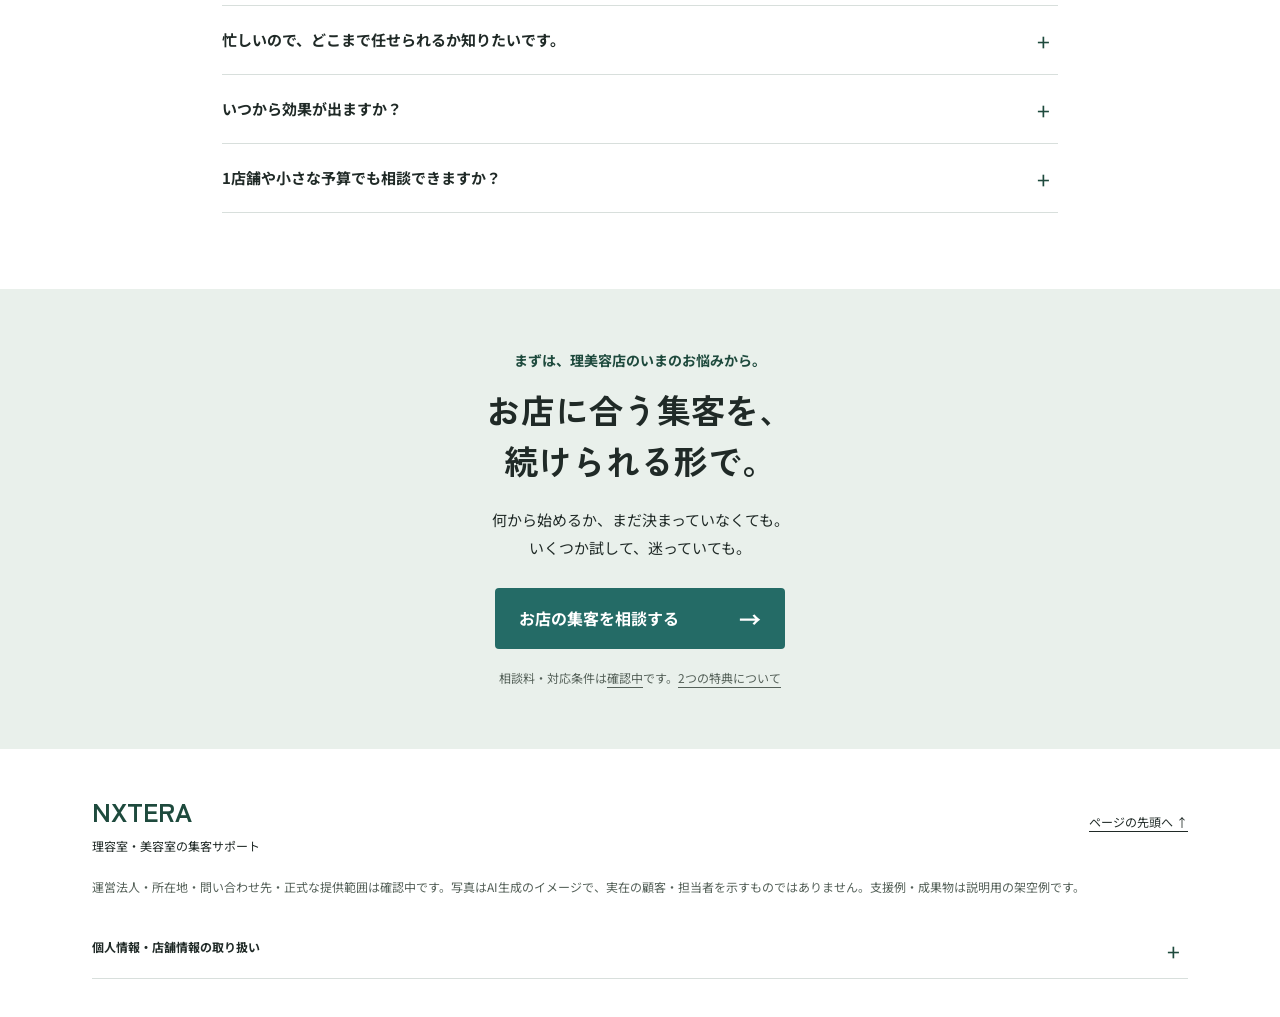
<file: Duo_LPモック/03-shukyaku-biyo.html>
<!doctype html>
<!-- 構成モック。特典2本・3か月は掲載方針確認済み。適用条件・料金・提供範囲は未確定。支援例は架空です。 -->
<html lang="ja">
<head>
<meta charset="utf-8">
<meta name="viewport" content="width=device-width, initial-scale=1">
<meta name="robots" content="noindex, nofollow">
<title>理容室・美容室の集客サポート｜NXTERA</title>
<meta name="description" content="理美容店の新規・再来・集客費を整理し、お店に合う取り組みを相談。PR動画2本無料制作・口コミ収集ツール3か月無料の特典をご案内します。適用条件は確認中です。">
<link rel="preconnect" href="https://fonts.googleapis.com">
<link rel="preconnect" href="https://fonts.gstatic.com" crossorigin>
<link href="https://fonts.googleapis.com/css2?family=Noto+Sans+JP:wght@400;500;700&amp;family=Zen+Kaku+Gothic+New:wght@400;500;700&amp;display=swap" rel="stylesheet">
<link rel="stylesheet" href="tokens.css">
<link rel="stylesheet" href="shukyaku-sector.css?v=20260917-photo2">
</head>
<body class="sector-page" data-domain="biyo" id="top">
<a class="sector-skip" href="#concerns">本文へ</a>
<p class="sector-mock"><b>DESIGN MOCK</b> 料金・提供範囲・特典条件は確認中。予約ページもモックです。</p>
<header class="hd"><div class="wrap hd__in">
<a class="logo" href="#top" aria-label="NXTERA ページの先頭へ"><span class="logo__mark" aria-hidden="true"></span><span class="logo__type">NXTERA</span><span class="logo__sub">理美容店の集客支援</span></a>
<nav class="hd__nav" aria-label="ページ内メニュー"><a href="#support">支援内容</a><a href="#benefits">特典</a><a href="#price">料金・条件</a><a href="#flow">相談の流れ</a></nav>
<a class="sector-header-cta" href="07-yoyaku.html">集客を相談する</a>
</div></header>
<main>
<section class="sector-hero" aria-labelledby="hero-title">
<img class="sector-hero-image" src="images/03-biyo-hero-v3.jpg" width="1672" height="941" alt="明るい理容室で、理容師とお客さまが仕上がった髪型を確認するイメージ。" loading="eager" fetchpriority="high" decoding="async">
<div class="wrap sector-hero-inner"><div class="sector-hero-copy">
<p class="sector-kicker">理容室・美容室のオーナーの方へ</p>
<h1 id="hero-title">理容室・美容室の<br>集客サポート</h1>
<p class="sector-hero-lead">新しい出会いを、<br>次の来店へ。</p><p class="sector-hero-intro">得意な施術の伝え方から、来店のきっかけまで。<br>新規・再来・空き枠を分けて見直します。</p>
<div class="sector-actions"><a class="sector-button" href="07-yoyaku.html">お店の集客を相談する<span aria-hidden="true">→</span></a><a class="sector-link" href="#cases">悩みに近い支援例を見る</a></div>
<p class="sector-hero-note">施策が決まっていなくてもご相談いただけます。<br>相談料・対応時間は<a href="#price">確認中</a>です。</p>
</div></div></section>
<aside class="sector-benefit-strip" aria-label="2つの特典"><div class="wrap">
<p class="sector-benefit-label">集客に活かせる<br><strong>2つの特典</strong></p>
<p><span>PR動画制作</span><strong>2本無料</strong></p><p><span>口コミ収集ツール</span><strong>3か月無料</strong></p>
<a href="#benefits">活用例・適用条件を見る <span aria-hidden="true">↓</span></a>
</div><p class="wrap sector-strip-note">対象プラン・契約の要否など、適用条件は確認中です。</p></aside>
<section class="sector-section" id="concerns">
<div class="wrap"><div class="sector-heading"><p class="sector-kicker">まずは、お店の状況から</p><h2>選ばれる理由と、<br>通い続けるきっかけを。</h2><p>新規客を増やす前に、再来や空き枠の状況も確認。得意な施術、料金、来店周期、スタッフの働き方に合う取り組みを考えます。</p></div>
<ul class="sector-audience"><li>美容室・ヘアサロン</li><li>理容室・バーバー</li><li>ひとりで営むお店も</li></ul>
<nav class="sector-concerns" aria-label="お悩み別の支援"><a href="#support-new"><span>新規のお客さま</span><strong>得意な施術が、<br>伝わっていない</strong><span class="sector-concern-foot">確認ポイントを見る <span aria-hidden="true">↓</span></span></a><a href="#support-repeat"><span>2回目・再来</span><strong>新規は来るけれど、<br>次の来店が続かない</strong><span class="sector-concern-foot">確認ポイントを見る <span aria-hidden="true">↓</span></span></a><a href="#support-slots"><span>空き枠</span><strong>平日や特定の担当者に、<br>空きが偏る</strong><span class="sector-concern-foot">確認ポイントを見る <span aria-hidden="true">↓</span></span></a><a href="#support-cost"><span>掲載費・発信</span><strong>掲載費やSNSの負担を、<br>これ以上増やせない</strong><span class="sector-concern-foot">確認ポイントを見る <span aria-hidden="true">↓</span></span></a></nav>
<p class="sector-note">いくつ当てはまっても、原因が分からなくても構いません。いまの取り組み・予算・店舗で使える時間を伺います。</p>
</div></section>
<section class="sector-section sector-tint" id="cases">
<div class="wrap"><div class="sector-heading"><p class="sector-kicker">お悩みに合わせた進め方</p><h2>例えば、こんな見直しから。</h2><p>以下は架空の支援例です。導入実績や成果を示すものではありません。</p></div>
<div class="sector-cases"><article><p class="sector-kicker">美容室・ヘアサロンの支援例</p><h3>新規の予約から、<br>2回目の来店を考える。</h3><dl><dt>まず、確認</dt><dd>初回の来店目的、施術への声、得意なスタイルの伝わり方、次回案内、施術ごとの来店周期。</dd><dt>取り組み候補</dt><dd>得意施術・料金・所要時間を整理。次回の目安の伝え方と、同意を得た再来案内を検討する。</dd><dt>その後の確認</dt><dd>対象の新規客を一定期間追って再来を確認。単月の新規数だけで判断しない。</dd></dl></article><article><p class="sector-kicker">理容室・バーバーの支援例</p><h3>近くで探している人に、<br>お店の特徴を届ける。</h3><dl><dt>まず、確認</dt><dd>商圏、得意なスタイル、シェービング等のメニュー、料金、受付方法と混み合う時間。</dd><dt>取り組み候補</dt><dd>マップや店舗ページに、仕上がり・メニュー・受付方法を整理。予約なしの場合も来店前の不安を減らす。</dd><dt>その後の確認</dt><dd>新規の来店経路と時間帯、再来を把握。指名やネット予約を前提にしない。</dd></dl></article></div>
</div></section>
<section class="sector-section" id="support">
<div class="wrap"><div class="sector-heading"><p class="sector-kicker">支援内容</p><h2>何を増やすかの前に、<br>どこを変えるか。</h2><p>MEO・SNS・掲載媒体は、課題に合わせて選ぶ手段です。いま使っているものも活かしながら、作業範囲と優先順位を相談します。</p></div>
<div class="sector-support-list"><article id="support-new"><div><span class="sector-index">01</span><h3>得意な施術が伝わる入口へ</h3></div><dl><div><dt>確認すること</dt><dd>どんなお客さまに選ばれたいか、施術・料金・所要時間・スタッフ紹介を確認します。</dd></div><div><dt>支援候補</dt><dd>施術写真や紹介文、Googleマップ・掲載媒体・SNSの情報、予約または来店までの案内の見直し。</dd></div><div><dt>振り返ること</dt><dd>表示・クリックと、新規予約・来店を分けて確認します。</dd></div></dl></article><article id="support-repeat"><div><span class="sector-index">02</span><h3>初回から、次の来店までを見る</h3></div><dl><div><dt>確認すること</dt><dd>施術体験への声、初回来店の目的、来店周期、次回案内と連絡への同意を確認します。</dd></div><div><dt>支援候補</dt><dd>次回の目安を伝える手順、店舗に合う再来案内、スタッフ間で共有する対応内容の整理。</dd></div><div><dt>振り返ること</dt><dd>対象顧客と観測期間を決めた再来を確認。再来するはずの時期より前に失客と決めません。</dd></div></dl></article><article id="support-slots"><div><span class="sector-index">03</span><h3>空き枠を、担当者・メニューで分ける</h3></div><dl><div><dt>確認すること</dt><dd>曜日・時間帯、担当者、施術時間、公開している予約枠、スタッフの稼働を確認します。</dd></div><div><dt>支援候補</dt><dd>得意施術と担当者の紹介、予約メニューの分かりやすさ、公開枠や受付案内の見直し。</dd></div><div><dt>振り返ること</dt><dd>空き枠と施術時間、来店状況を合わせて確認。受け入れ能力を超える集客は目指しません。</dd></div></dl></article><article id="support-cost"><div><span class="sector-index">04</span><h3>媒体費と発信の負担を整理する</h3></div><dl><div><dt>確認すること</dt><dd>掲載費・広告費・予約手数料・値引きと、経路別の新規・再来、投稿作業を確認します。</dd></div><div><dt>支援候補</dt><dd>既存媒体の役割を残した比較、発信テーマと頻度、素材提供・制作・承認の役割分担。</dd></div><div><dt>振り返ること</dt><dd>新規獲得費用だけでなく、その後の来店と店舗の作業時間も見ます。</dd></div></dl></article></div>
<details class="sector-detail"><summary>MEO・Googleマップ、SNSだけでも相談できますか？</summary><div><p>検討している施策からもご相談いただけます。マップの基本情報・写真・投稿・口コミ返信、SNSの紹介文・発信テーマ・来店先の案内など、対応する作業と回数を合意します。検索順位・予約・来店の増加は保証しません。</p></div></details>
<p class="sector-callout">すべての施策を一度に始める前提ではありません。制作・投稿・返信などの代行可否、回数、費用は見積もりで確認します。</p>
</div></section>
<section class="sector-section sector-soft" id="benefits">
<div class="wrap"><div class="sector-heading"><p class="sector-kicker">ご案内している特典</p><h2>伝える素材と、<br>声を受け取るきっかけを。</h2><p>制作物やツールを増やすだけでなく、お店の集客にどう使うかを一緒に考えます。</p></div>
<div class="sector-benefits">
<article><p class="sector-kicker">特典 01</p><h3>PR動画制作 <strong>2本無料</strong></h3><p>得意な施術、店内の雰囲気、スタッフの紹介など、お客さまが来店前に知りたいことを伝える動画へ。発信の目的を相談して決めます。</p><p class="sector-benefit-use">活用イメージ：得意施術・スタッフ紹介／店内・受付案内</p><p class="sector-note">動画の尺・形式、撮影の有無、素材提供、修正回数、納期、広告等での利用範囲は確認中です。</p></article>
<article><p class="sector-kicker">特典 02</p><h3>口コミ収集ツール <strong>3か月無料</strong></h3><p>来店体験について、率直な声を寄せてもらうきっかけに。施術後に無理なく案内できるタイミングと運用方法を検討します。</p><p class="sector-benefit-use">店舗向けのツール利用特典です。口コミ投稿者への報酬ではありません。</p><p class="sector-note">対象ツール・機能、開始日、初期設定費の有無、終了後の料金・自動更新・停止方法は確認中です。</p></article>
</div>
<div class="sector-benefit-conditions"><h3>お申し込み前に確認すること</h3><p>対象プラン、契約の要否、適用店舗数、申込期限、他特典との併用条件は確認中です。相談だけで適用されると確約するものではありません。条件を確定・提示したうえでご案内します。</p></div>
<details class="sector-detail"><summary>口コミツールはどのような運用を想定していますか？</summary><div><p>実際に来店したお客さまが、内容を自由に決めて任意で投稿できる案内を想定しています。投稿への金銭・割引等の見返り、口コミの購入、高評価の方だけを選んだ投稿依頼は行わない方針です。具体的なツール機能と案内方法は導入前に確認します。</p></div></details>
</div></section>
<section class="sector-section" id="report">
<div class="wrap"><div class="sector-heading"><p class="sector-kicker">取り組みを、確かめる</p><h2>数字の変化を、<br>次の判断につなげる。</h2><p>何を行い、何が分かり、何がまだ分からないか。確認する情報と振り返り日を決めて進めます。</p></div>
<figure class="sector-report"><figcaption><span>成果物の見本 / 架空例</span><h3>新規・再来・空き枠の確認シート</h3></figcaption>
<div class="sector-table-scroll" role="region" aria-label="新規・再来・空き枠の確認シート" tabindex="0"><table><caption>確認する項目と情報源の例</caption><thead><tr><th scope="col">確認する項目</th><th scope="col">使う情報</th><th scope="col">判断するときの注意</th></tr></thead><tbody><tr><th scope="row">新規の来店</th><td>対象期間・来店経路・施術</td><td>クリックと予約完了・実来店を分ける</td></tr><tr><th scope="row">2回目の来店</th><td>同じ新規客を一定期間追う記録</td><td>対象施術の周期と観測期間をそろえる</td></tr><tr><th scope="row">空き枠の偏り</th><td>曜日・時間帯・担当者・施術時間</td><td>予約なしの営業は来店と稼働で確認</td></tr><tr><th scope="row">媒体費と負担</th><td>掲載費・値引き・手数料・作業時間</td><td>対象期間・経路を合わせて比較する</td></tr></tbody></table></div>
<div class="sector-report-next"><strong>次の取り組み例</strong><p>次回案内の手順を整理し、対象の初回来店客をいつまで追うか、記録担当と確認日を決める。</p></div></figure>
<p class="sector-note">取得できるデータは媒体・システム・権限によって異なります。未計測はゼロとせず、来店経路の不明分や確認できない項目も共有します。報告頻度・形式は契約前に合意します。</p>
</div></section>
<section class="sector-section sector-tint" id="scope">
<div class="wrap"><div class="sector-heading"><p class="sector-kicker">実行するための役割分担</p><h2>任せる作業と、<br>お店で行うこと。</h2><p>「すべてお任せ」と曖昧にせず、現場で続けられる作業量と承認方法を整理します。以下は支援体制の案です。</p></div>
<div class="sector-roles"><div><h3>NXTERAの支援候補</h3><ul><li>現状確認と優先順位の提案</li><li>合意した範囲の情報整備・文案・運用支援</li><li>制作・更新の進行と確認事項の整理</li><li>作業内容・取得できる数字・次の施策の共有</li></ul></div><div><h3>店舗にお願いすること</h3><ul><li>施術・料金・所要時間・受付方法の共有</li><li>施術写真や動画の使用に必要な同意の確認</li><li>予約・来店状況と掲載内容・費用の承認</li><li>施術・接客・店内での次回案内の実行</li></ul></div></div>
<p class="sector-callout">広告配信費、追加の撮影・制作、システム導入、媒体・ツール利用料は含有範囲を個別に確認します。アカウントの所有・管理権限、制作物の利用権も契約前に整理します。</p>
<div class="sector-team"><h3>窓口と担当者を、開始前に確認。</h3><p>対応担当、連絡方法、対応時間、支援経験、掲載できる実績は確認中です。架空の事例やAI生成写真を、実在の顧客・担当者の実績として掲載しません。</p></div>
</div></section>
<section class="sector-section" id="price">
<div class="wrap"><div class="sector-heading"><p class="sector-kicker">料金・契約条件</p><h2>費用と支援範囲をそろえて、<br>依頼するかを判断。</h2><p>支援料金・相談料は確認中です。特典以外のサービス全体が無料になるものではありません。</p></div>
<dl class="sector-facts">
<div><dt>初回相談</dt><dd><span class="sector-pending">確認中</span>相談料・所要時間・対応方法・受付時間</dd></div><div><dt>初期費用・継続料金</dt><dd><span class="sector-pending">確認中</span>税込総額、店舗数、支払い方法、対象媒体と作業回数</dd></div><div><dt>別途かかる費用</dt><dd><span class="sector-pending">確認中</span>広告費、制作・撮影、媒体・ツール費と事前承認方法</dd></div><div><dt>契約・解約</dt><dd><span class="sector-pending">確認中</span>最低期間、更新、解約期限、違約金の有無</dd></div><div><dt>アカウント・制作物</dt><dd><span class="sector-pending">確認中</span>所有・利用権、終了時のデータ引き渡しと権限解除</dd></div>
</dl><p class="sector-note">PR動画2本無料・口コミ収集ツール3か月無料の<a href="#benefits">適用条件はこちら</a>。費用・条件への合意後に支援を開始する想定です。</p>
</div></section>
<section class="sector-section sector-tint" id="flow">
<div class="wrap"><div class="sector-heading"><p class="sector-kicker">相談からの流れ</p><h2>いま困っていることを、<br>そのままお聞かせください。</h2></div>
<ol class="sector-flow"><li><span>01</span><h3>状況を伺う</h3><p>悩み、目標、現在の取り組みと予算を共有。</p></li><li><span>02</span><h3>確認事項を整理</h3><p>把握できる情報から、課題の仮説と追加で確認する点を整理。</p></li><li><span>03</span><h3>範囲・費用を合意</h3><p>実行担当、作業、期間、料金、特典の適用条件を確認。</p></li><li><span>04</span><h3>実行・振り返り</h3><p>合意した作業から始め、確認日ごとに次の取り組みを検討。</p></li></ol>
<div class="sector-consult"><h3>最初の相談で整理すること</h3><p>いま困っている場面／追加で確認したい情報／支援できる範囲と次の進め方。</p><p class="sector-note">あると話しやすいもの：店舗ページのURL、分かる範囲の新規・再来・空き枠、掲載費や発信にかけている時間。<br>資料が揃っていなくても構いません。初回相談で精密な分析や改善効果を確約するものではありません。</p><a class="sector-button" href="07-yoyaku.html">お店の集客を相談する<span aria-hidden="true">→</span></a></div>
</div></section>
<section class="sector-section" id="faq">
<div class="wrap sector-narrow"><div class="sector-heading"><p class="sector-kicker">よくあるご質問</p><h2>依頼を決める前に。</h2></div>
<details class="sector-detail"><summary>何を頼むべきか決まっていません。</summary><div><p>方法が決まっていない段階からご相談いただけます。困っている状況と、いま取り組んでいることを伺い、どこから確認するか整理します。</p></div></details>
<details class="sector-detail"><summary>理容室や、予約・指名制ではないお店も対象ですか？</summary><div><p>理容室・美容室それぞれの営業形態を確認して支援範囲を相談します。予約や指名がない場合も、受付方法、来店経路、時間帯別の稼働などから見直します。</p></div></details>
<details class="sector-detail"><summary>掲載媒体や、いま依頼している業者は続けられますか？</summary><div><p>契約条件と役割を確認し、継続・変更・分担を検討します。すべてを乗り換えることや既存契約を解約することを前提にしません。権限や契約により対応できない作業もあります。</p></div></details>
<details class="sector-detail"><summary>特典だけを利用できますか？</summary><div><p>対象プラン・契約の要否・特典単独での利用可否は確認中です。PR動画2本無料、口コミ収集ツール3か月無料の内容とともに、適用条件を確定したうえでご案内します。</p></div></details>
<details class="sector-detail"><summary>忙しいので、どこまで任せられるか知りたいです。</summary><div><p>制作・投稿・返信など、代行する作業と回数は契約前に合意します。店舗情報・写真の提供、内容の承認、店内での接客や案内など、店舗側の協力が必要なこともあります。</p></div></details>
<details class="sector-detail"><summary>いつから効果が出ますか？</summary><div><p>商圏、需要、店舗の状態、施策によって異なります。順位・予約・来店・売上や、一律の改善期間は保証しません。確認できる指標と振り返り時期を決めて見直します。</p></div></details>
<details class="sector-detail"><summary>1店舗や小さな予算でも相談できますか？</summary><div><p>店舗数・予算・使える時間から対応可能な範囲を確認します。最低料金・受注条件は確認中のため、すべての予算で対応できるとはお約束していません。</p></div></details>
</div></section>
<section class="sector-final" aria-labelledby="final-title"><div class="wrap"><p class="sector-kicker">まずは、理美容店のいまのお悩みから。</p><h2 id="final-title">お店に合う集客を、<br>続けられる形で。</h2><p>何から始めるか、まだ決まっていなくても。<br>いくつか試して、迷っていても。</p><a class="sector-button" href="07-yoyaku.html">お店の集客を相談する<span aria-hidden="true">→</span></a><p class="sector-note">相談料・対応条件は<a href="#price">確認中</a>です。<a href="#benefits">2つの特典について</a></p></div></section>
</main>
<footer class="sector-footer"><div class="wrap"><div class="sector-footer-top"><div><p class="sector-brand">NXTERA</p><p>理容室・美容室の集客サポート</p></div><a href="#top">ページの先頭へ ↑</a></div><p class="sector-note">運営法人・所在地・問い合わせ先・正式な提供範囲は確認中です。写真はAI生成のイメージで、実在の顧客・担当者を示すものではありません。支援例・成果物は説明用の架空例です。</p>
<details class="sector-detail"><summary>個人情報・店舗情報の取り扱い</summary><div><p>このページには情報入力・送信機能はなく、予約先もモックです。実際の受付前に、情報の利用目的・保存期間・委託や第三者提供・削除依頼窓口と正式なプライバシーポリシーを公開します。顧客の個人情報を含む資料は、共有方法の確認後に必要な範囲だけお送りください。</p></div></details>
</div></footer>
<nav class="sector-mobile-bar" aria-label="主要アクション"><a href="#benefits">2つの特典</a><a href="07-yoyaku.html">集客を相談する <span aria-hidden="true">→</span></a></nav>
</body>
</html>
</file>
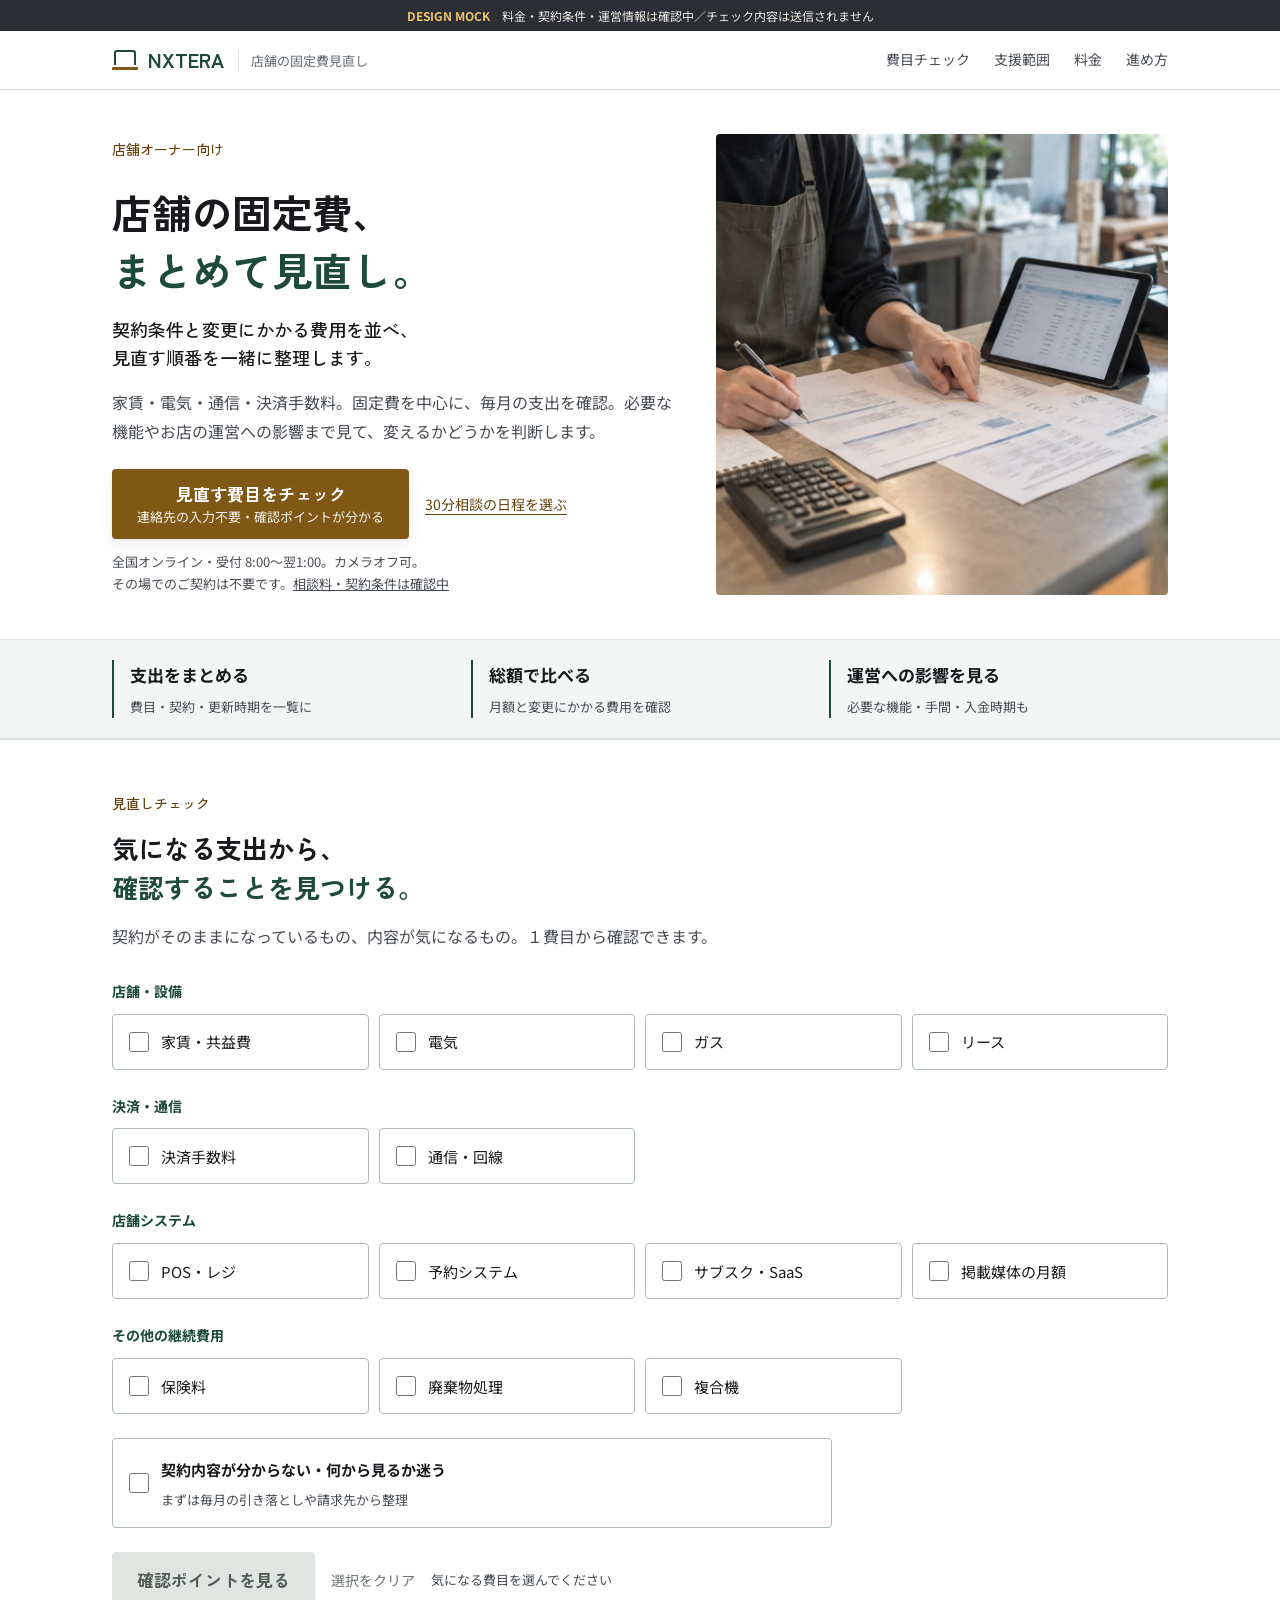
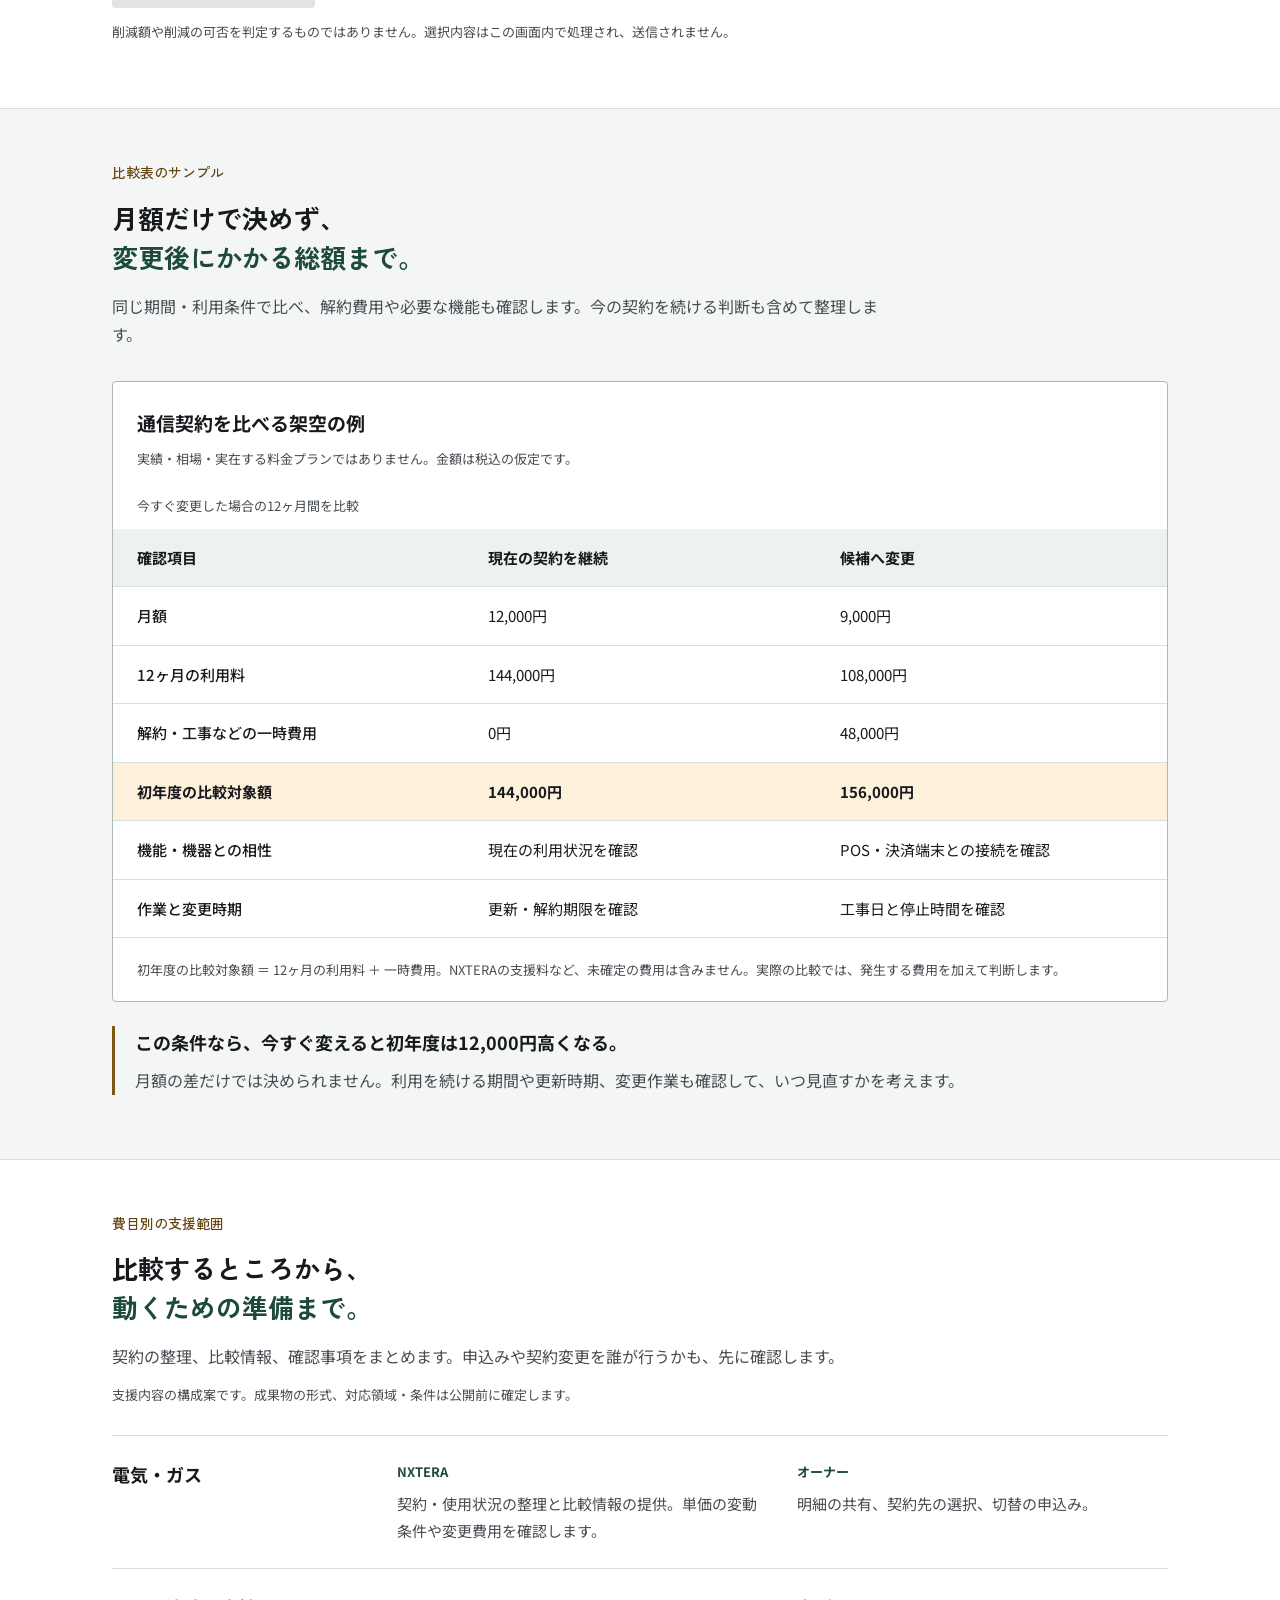
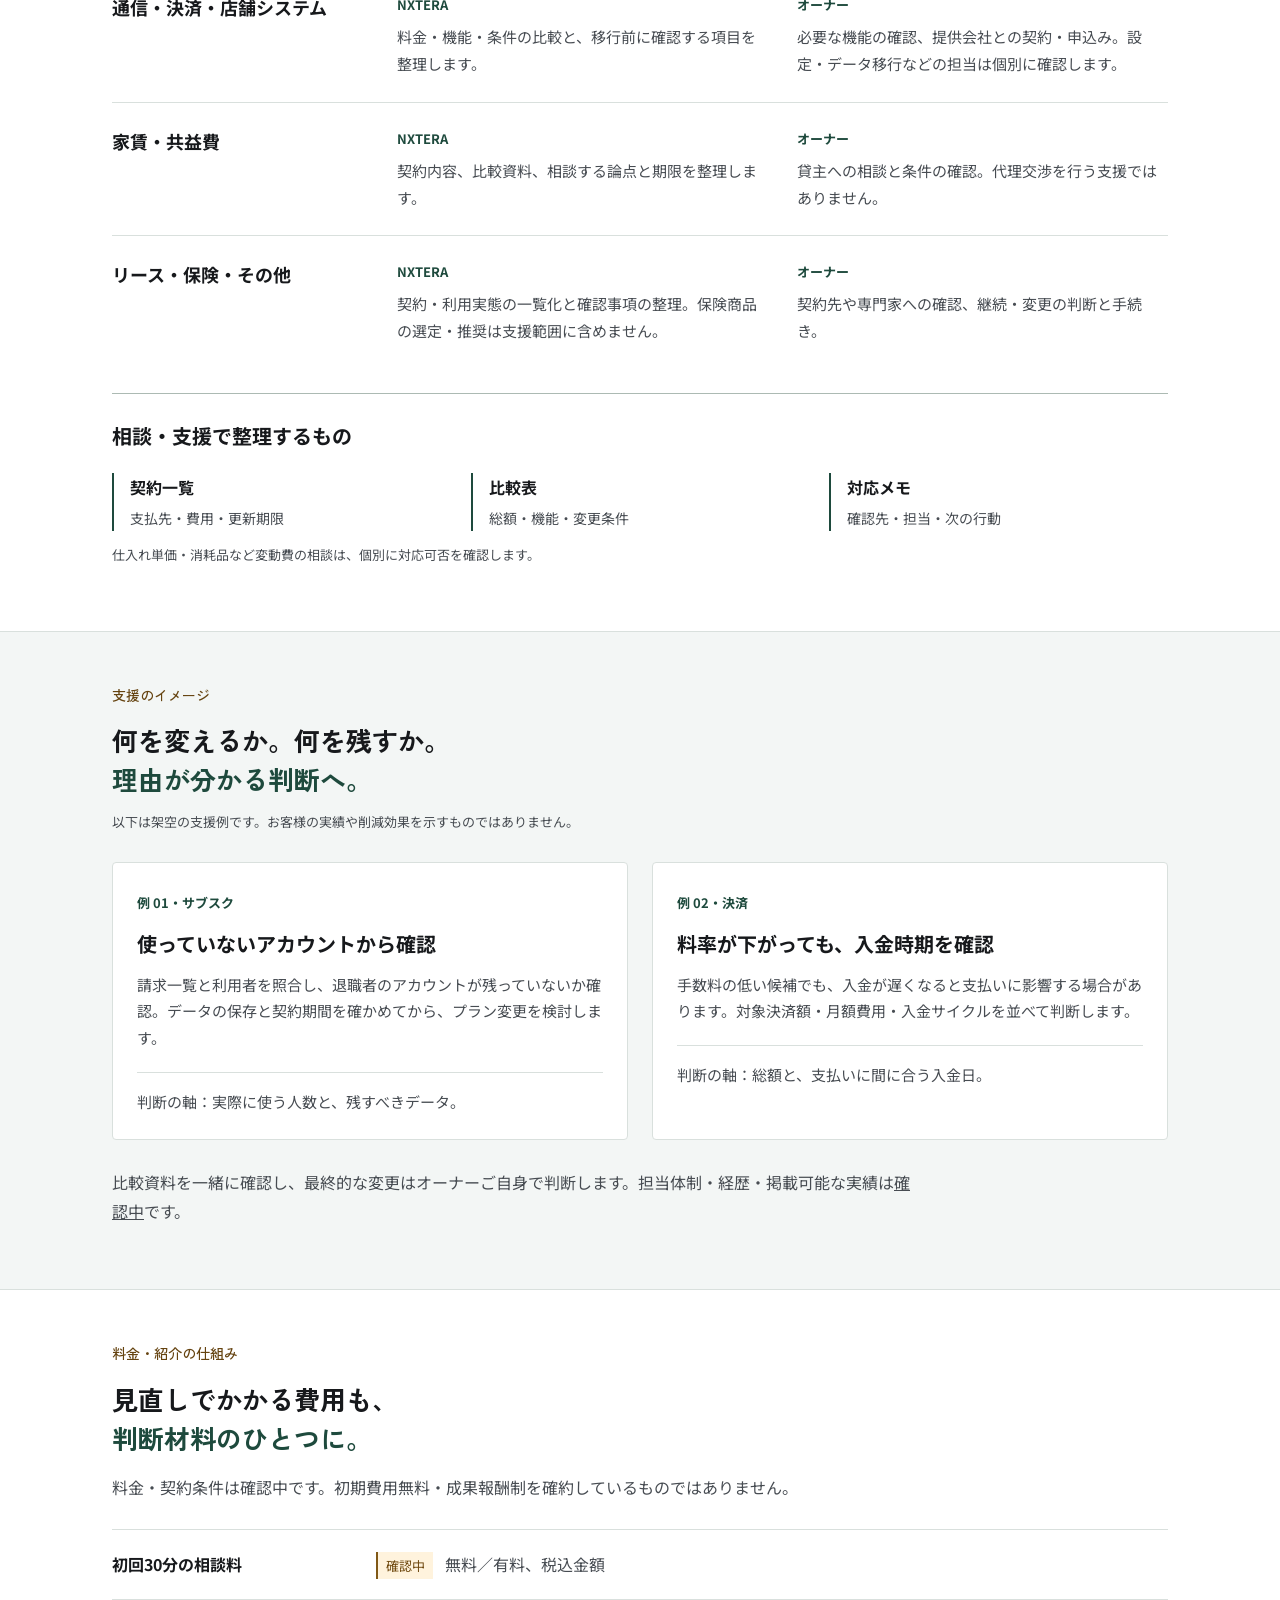
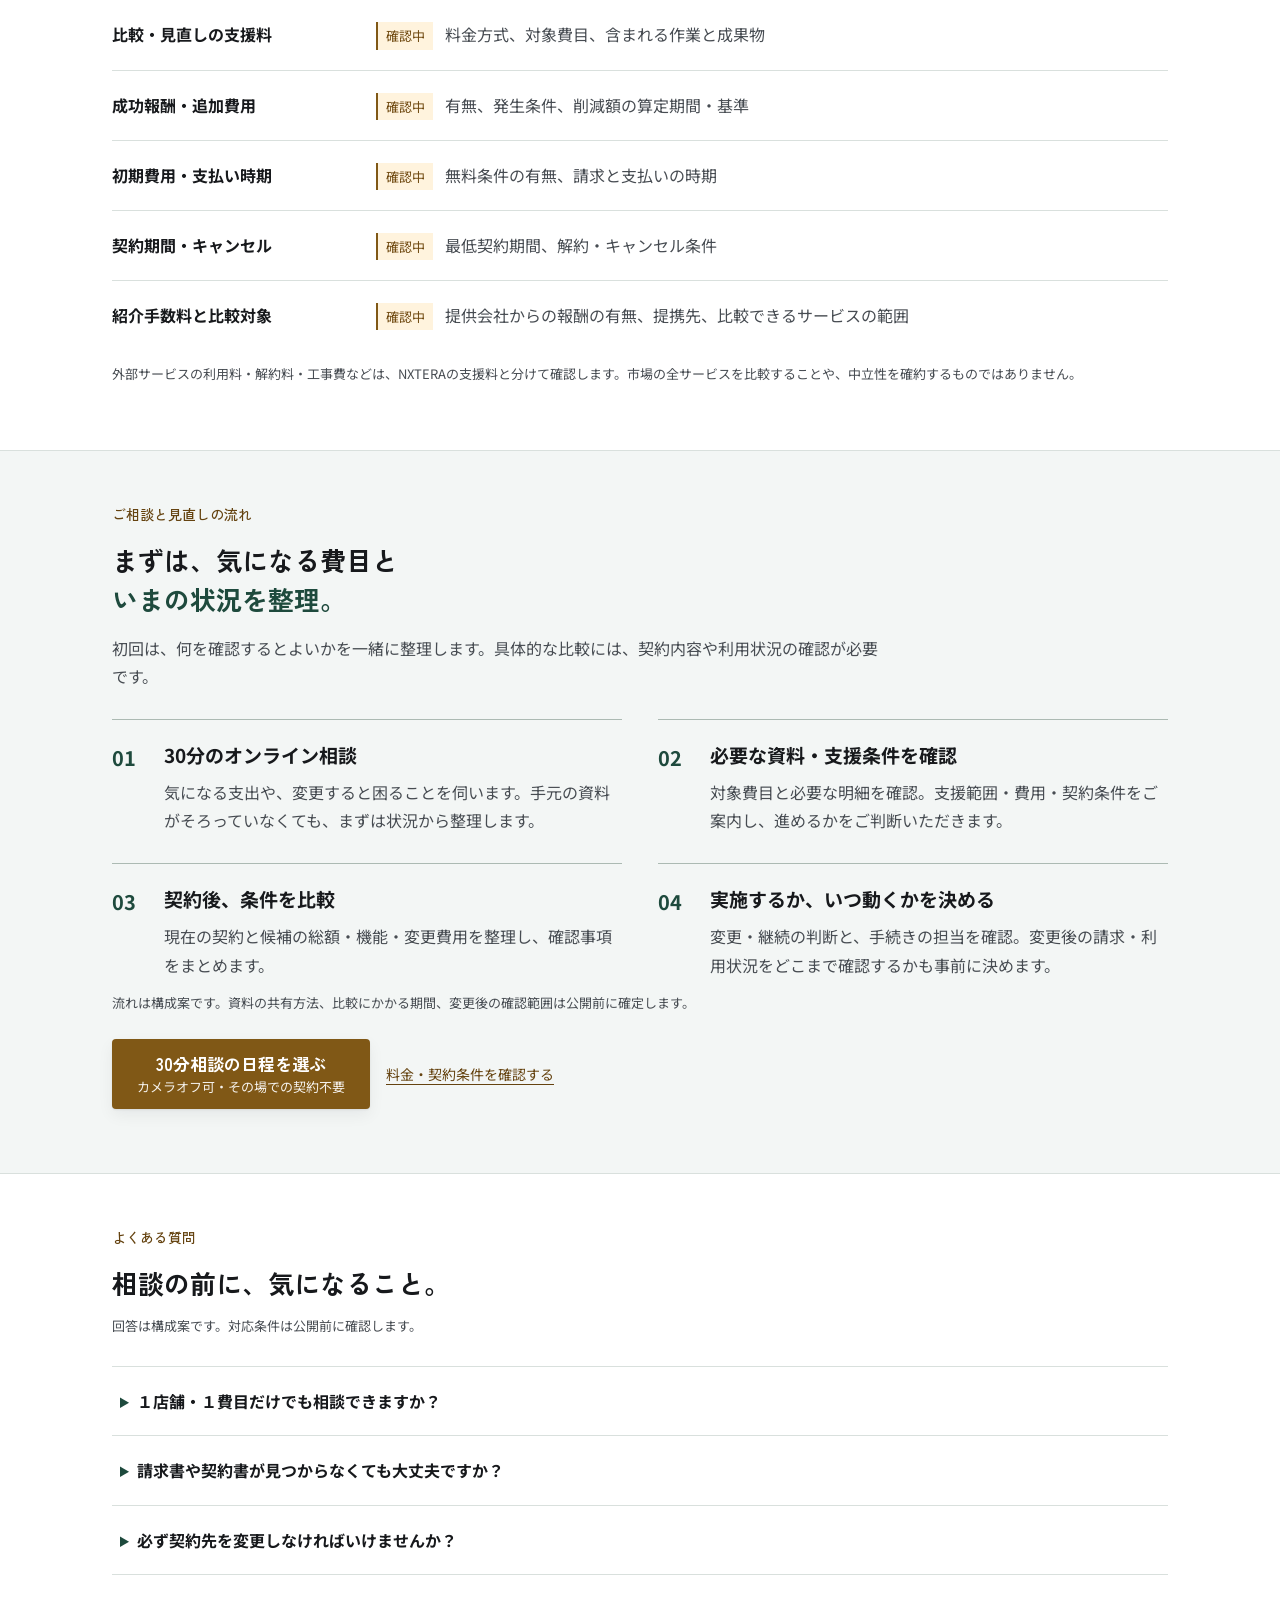
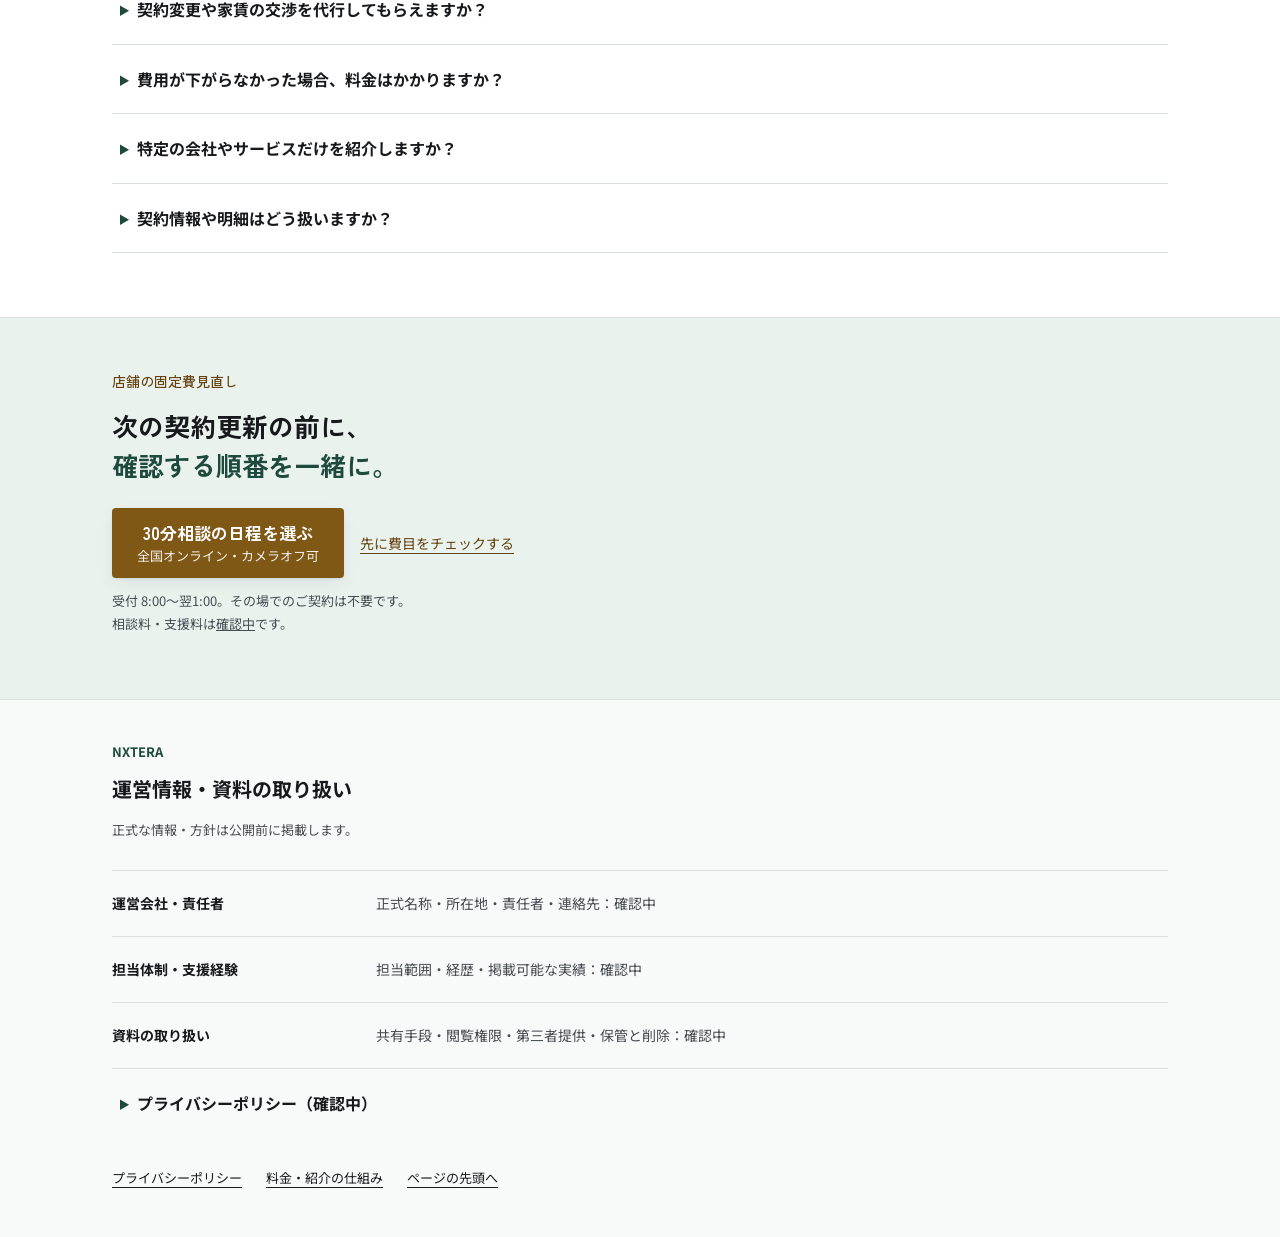
<file: Duo_LPモック/04-kotehi.html>
<!doctype html>
<!-- 固定費LP構成モック。料金・紹介条件・運営情報は未確定。比較表は架空の説明例です。 -->
<html lang="ja">
<head>
<meta charset="utf-8">
<meta name="viewport" content="width=device-width, initial-scale=1">
<meta name="robots" content="noindex, nofollow">
<title>NXTERA｜店舗の固定費見直し</title>
<link rel="preconnect" href="https://fonts.googleapis.com">
<link rel="preconnect" href="https://fonts.gstatic.com" crossorigin>
<link href="https://fonts.googleapis.com/css2?family=Noto+Sans+JP:wght@400;500;700&amp;family=Zen+Kaku+Gothic+New:wght@400;500;700&amp;display=swap" rel="stylesheet">
<link rel="stylesheet" href="tokens.css">
<link rel="stylesheet" href="04-kotehi.css">
<script src="04-kotehi.js" defer></script>
</head>
<body data-domain="kotehi" id="top">
<p class="mockflag"><b>DESIGN MOCK</b>　料金・契約条件・運営情報は確認中／チェック内容は送信されません</p>
<header class="hd">
  <div class="wrap hd__in">
    <a class="logo" href="#top" aria-label="NXTERA ページの先頭へ"><span class="logo__mark" aria-hidden="true"></span><span class="logo__txt"><span class="logo__type">NXTERA</span></span><span class="logo__sub">店舗の固定費見直し</span></a>
    <nav class="hd__nav" aria-label="ページ内メニュー"><a href="#shindan">費目チェック</a><a href="#shien">支援範囲</a><a href="#price">料金</a><a href="#flow">進め方</a></nav>
  </div>
</header>
<main>
  <section class="fv" aria-labelledby="hero-title">
    <div class="wrap fv__in">
      <div>
        <p class="eyebrow">店舗オーナー向け</p>
        <h1 class="catch" id="hero-title">店舗の固定費、<br><em>まとめて見直し。</em></h1>
        <p class="catch-sub">契約条件と変更にかかる費用を並べ、<br>見直す順番を一緒に整理します。</p>
        <p class="sub">家賃・電気・通信・決済手数料。固定費を中心に、毎月の支出を確認。必要な機能やお店の運営への影響まで見て、変えるかどうかを判断します。</p>
        <div class="ctas"><a class="btn btn--main" href="#shindan">見直す費目をチェック<span class="btn__note">連絡先の入力不要・確認ポイントが分かる</span></a><a class="cost-text-link" href="07-yoyaku.html">30分相談の日程を選ぶ</a></div>
        <p class="ctanote">全国オンライン・受付 8:00〜翌1:00。カメラオフ可。<br>その場でのご契約は不要です。<a href="#price">相談料・契約条件は確認中</a></p>
      </div>
      <aside class="shot" aria-label="店舗の支出を見直すイメージ">
        <picture><img class="shot__img" src="images/04-kotehi-hero-v2.webp" width="1536" height="1024" loading="eager" fetchpriority="high" decoding="async" alt="店舗のカウンターで、オーナーが複数の明細書とタブレットの比較表を見比べる手元。"></picture>
      </aside>
    </div>
    <div class="cost-principles"><ul class="wrap"><li><strong>支出をまとめる</strong><span>費目・契約・更新時期を一覧に</span></li><li><strong>総額で比べる</strong><span>月額と変更にかかる費用を確認</span></li><li><strong>運営への影響を見る</strong><span>必要な機能・手間・入金時期も</span></li></ul></div>
  </section>

  <section class="sec sec--alt" id="shindan" aria-labelledby="check-title">
    <div class="wrap">
      <p class="eyebrow">見直しチェック</p>
      <h2 class="sec__h" id="check-title">気になる支出から、<br><em>確認することを見つける。</em></h2>
      <p class="cost-intro">契約がそのままになっているもの、内容が気になるもの。１費目から確認できます。</p>
      <div class="cost-check">
        <form id="cost-form">
          <fieldset class="cost-group"><legend>店舗・設備</legend><div class="cost-options"><label class="cost-option"><input type="checkbox" name="cost" value="rent" aria-controls="result-rent"><span>家賃・共益費</span></label><label class="cost-option"><input type="checkbox" name="cost" value="power" aria-controls="result-power"><span>電気</span></label><label class="cost-option"><input type="checkbox" name="cost" value="gas" aria-controls="result-gas"><span>ガス</span></label><label class="cost-option"><input type="checkbox" name="cost" value="lease" aria-controls="result-lease"><span>リース</span></label></div></fieldset>
<fieldset class="cost-group"><legend>決済・通信</legend><div class="cost-options"><label class="cost-option"><input type="checkbox" name="cost" value="payment" aria-controls="result-payment"><span>決済手数料</span></label><label class="cost-option"><input type="checkbox" name="cost" value="network" aria-controls="result-network"><span>通信・回線</span></label></div></fieldset>
<fieldset class="cost-group"><legend>店舗システム</legend><div class="cost-options"><label class="cost-option"><input type="checkbox" name="cost" value="pos" aria-controls="result-pos"><span>POS・レジ</span></label><label class="cost-option"><input type="checkbox" name="cost" value="booking" aria-controls="result-booking"><span>予約システム</span></label><label class="cost-option"><input type="checkbox" name="cost" value="subscription" aria-controls="result-subscription"><span>サブスク・SaaS</span></label><label class="cost-option"><input type="checkbox" name="cost" value="media" aria-controls="result-media"><span>掲載媒体の月額</span></label></div></fieldset>
<fieldset class="cost-group"><legend>その他の継続費用</legend><div class="cost-options"><label class="cost-option"><input type="checkbox" name="cost" value="insurance" aria-controls="result-insurance"><span>保険料</span></label><label class="cost-option"><input type="checkbox" name="cost" value="waste" aria-controls="result-waste"><span>廃棄物処理</span></label><label class="cost-option"><input type="checkbox" name="cost" value="copier" aria-controls="result-copier"><span>複合機</span></label></div></fieldset>
          <label class="cost-unknown"><input type="checkbox" name="cost" value="unknown" aria-controls="result-unknown"><span><strong>契約内容が分からない・何から見るか迷う</strong><small>まずは毎月の引き落としや請求先から整理</small></span></label>
          <div class="cost-check-actions"><button class="btn btn--main" id="cost-run" type="submit" disabled>確認ポイントを見る</button><button class="cost-clear" id="cost-clear" type="reset" disabled>選択をクリア</button><p class="cost-note" id="cost-selection" role="status">気になる費目を選んでください</p></div>
          <p class="cost-note">削減額や削減の可否を判定するものではありません。選択内容はこの画面内で処理され、送信されません。</p>
        </form>
        <noscript><p class="cost-notice">チェック結果の表示にはJavaScriptが必要です。<a href="#shien">費目別の支援範囲</a>からも相談内容をご確認いただけます。</p></noscript>
        <section class="cost-results" id="cost-results" aria-labelledby="results-title" hidden>
          <div class="cost-results-head"><div><p class="cost-label">あなたの確認メモ</p><h3 id="results-title" tabindex="-1">選んだ費目の確認ポイント</h3></div><a class="cost-save" id="cost-save" download="NXTERA-fixed-cost-check.txt" hidden>確認メモを保存（.txt）</a></div>
          <p class="cost-note">分かるものからで構いません。必要な資料と見直す順番は、相談のなかで整理します。</p>
          <div id="cost-result-list">
            <article class="cost-result" id="result-unknown" data-cost-result="unknown" hidden><h4>まずは契約の一覧づくりから</h4><dl><div><dt>確認すること</dt><dd>毎月の引き落とし先、請求元、使っている機器・サービス、契約情報を確認できる人。</dd></div><div><dt>資料の例</dt><dd>手元の請求書、購入履歴、口座・カードの支払履歴。共有時は必要な箇所だけに絞ります。</dd></div><div><dt>次の行動</dt><dd>支払先・用途・月額を書き出し、不明な契約を洗い出します。分からない費目を無理に選ぶ必要はありません。</dd></div></dl></article>
            <article class="cost-result" id="result-rent" data-cost-result="rent" hidden>
<h4>家賃・共益費</h4><dl><div><dt>確認すること</dt><dd>賃料と共益費の内訳、契約期間、更新・通知期限、近隣の比較条件。</dd></div><div><dt>資料の例</dt><dd>賃貸借契約書、直近の請求明細、更新の案内。</dd></div><div><dt>次の行動</dt><dd>契約上の期限を確認し、貸主へ相談するための資料と論点を整理します。</dd></div></dl></article>
<article class="cost-result" id="result-power" data-cost-result="power" hidden>
<h4>電気</h4><dl><div><dt>確認すること</dt><dd>使用量と契約容量、基本料金、燃料費調整・市場連動の条件、解約費用。</dd></div><div><dt>資料の例</dt><dd>料金プランが分かる書類、使用量と請求内訳が分かる明細（可能なら過去12ヶ月分）。</dd></div><div><dt>次の行動</dt><dd>同じ使用量・期間を前提に、料金の内訳と変動条件を比較します。</dd></div></dl></article>
<article class="cost-result" id="result-gas" data-cost-result="gas" hidden>
<h4>ガス</h4><dl><div><dt>確認すること</dt><dd>基本料金と従量料金、使用量、設備の契約条件、変更時の工事・解約費用。</dd></div><div><dt>資料の例</dt><dd>使用量と料金の明細、契約内容、設備の貸与条件が分かる書類。</dd></div><div><dt>次の行動</dt><dd>契約と設備の条件を整理し、変更にかかる費用も確認します。</dd></div></dl></article>
<article class="cost-result" id="result-lease" data-cost-result="lease" hidden>
<h4>リース</h4><dl><div><dt>確認すること</dt><dd>残りの契約期間、残債、中途解約の可否、再リース・返却の条件。</dd></div><div><dt>資料の例</dt><dd>リース契約書、支払予定表、満了・再リースの案内。</dd></div><div><dt>次の行動</dt><dd>満了時期から逆算し、継続・返却・購入の比較条件を整理します。</dd></div></dl></article>
<article class="cost-result" id="result-payment" data-cost-result="payment" hidden>
<h4>決済手数料</h4><dl><div><dt>確認すること</dt><dd>ブランド別の料率と対象決済額、月額・振込費用、入金サイクル、優遇料率の適用条件。</dd></div><div><dt>資料の例</dt><dd>決済ブランド別の取扱額と手数料が分かる明細、加盟店契約・料金表。</dd></div><div><dt>次の行動</dt><dd>月商全体ではなく対象の決済額で比較し、入金時期や端末の使い勝手も確認します。</dd></div></dl></article>
<article class="cost-result" id="result-network" data-cost-result="network" hidden>
<h4>通信・回線</h4><dl><div><dt>確認すること</dt><dd>回線とオプションの重複、契約更新、解約・工事費用、POSや決済端末への影響。</dd></div><div><dt>資料の例</dt><dd>通信会社の請求明細、契約内容、利用中の回線・機器の一覧。</dd></div><div><dt>次の行動</dt><dd>必要な回線を特定し、変更時の停止時間と初年度の総額を比較します。</dd></div></dl></article>
<article class="cost-result" id="result-pos" data-cost-result="pos" hidden>
<h4>POS・レジ</h4><dl><div><dt>確認すること</dt><dd>利用中の機能、端末費・月額費、決済や会計との連携、データ移行と操作習得の負担。</dd></div><div><dt>資料の例</dt><dd>契約プラン、請求明細、利用機能と連携サービスの一覧。</dd></div><div><dt>次の行動</dt><dd>必要な機能を先に整理し、移行費用や研修時間も含めて検討します。</dd></div></dl></article>
<article class="cost-result" id="result-booking" data-cost-result="booking" hidden>
<h4>予約システム</h4><dl><div><dt>確認すること</dt><dd>予約経路、使っている機能、顧客データの移行可否、解約時のデータ保持。</dd></div><div><dt>資料の例</dt><dd>料金プラン、利用明細、予約・顧客管理の運用が分かるもの。</dd></div><div><dt>次の行動</dt><dd>予約受付が止まらない切替手順と、残したい機能を確認します。</dd></div></dl></article>
<article class="cost-result" id="result-subscription" data-cost-result="subscription" hidden>
<h4>サブスク・SaaS</h4><dl><div><dt>確認すること</dt><dd>利用していない契約・アカウント、重複機能、年払いの更新日、データの保存条件。</dd></div><div><dt>資料の例</dt><dd>請求・購入履歴、利用アカウントの一覧、更新の案内。</dd></div><div><dt>次の行動</dt><dd>利用実態を確かめ、継続・プラン変更・解約の候補を分けます。</dd></div></dl></article>
<article class="cost-result" id="result-media" data-cost-result="media" hidden>
<h4>掲載媒体の月額</h4><dl><div><dt>確認すること</dt><dd>契約期間、掲載機能、予約・問い合わせへの寄与、オプション費用、解約期限。</dd></div><div><dt>資料の例</dt><dd>掲載契約、月額の内訳、予約・問い合わせの実績。</dd></div><div><dt>次の行動</dt><dd>費用だけでなく集客への影響を確認し、継続やプラン変更を検討します。</dd></div></dl></article>
<article class="cost-result" id="result-insurance" data-cost-result="insurance" hidden>
<h4>保険料</h4><dl><div><dt>確認すること</dt><dd>補償の対象・期間、重複している契約、更新時期、変更すると失われる補償。</dd></div><div><dt>資料の例</dt><dd>保険証券、更新案内、加入契約の一覧。</dd></div><div><dt>次の行動</dt><dd>契約情報と相談事項を整理し、補償の適否や商品変更は保険会社・代理店へ確認します。</dd></div></dl></article>
<article class="cost-result" id="result-waste" data-cost-result="waste" hidden>
<h4>廃棄物処理</h4><dl><div><dt>確認すること</dt><dd>回収頻度・量、分別区分、追加料金、回収時間や保管スペースとの相性。</dd></div><div><dt>資料の例</dt><dd>委託契約書、請求明細、回収量・頻度が分かるもの。</dd></div><div><dt>次の行動</dt><dd>必要な回収条件をそろえ、適切に対応できる事業者の条件を比較します。</dd></div></dl></article>
<article class="cost-result" id="result-copier" data-cost-result="copier" hidden>
<h4>複合機</h4><dl><div><dt>確認すること</dt><dd>印刷枚数、カウンター料金、最低料金、保守範囲、リース残期間。</dd></div><div><dt>資料の例</dt><dd>保守・リース契約書、印刷枚数と料金の明細。</dd></div><div><dt>次の行動</dt><dd>実際の利用量と必要な保守を整理し、機器更新の時期も確認します。</dd></div></dl></article>
          </div>
          <div class="cost-results-foot"><a class="btn btn--main" href="07-yoyaku.html">固定費について相談する<span class="btn__note">全国オンライン・30分</span></a><p class="cost-note">選択内容は予約先へ自動送信されません。<br>相談料・支援料は<a href="#price">確認中</a>です。</p><p class="cost-note" id="cost-save-status" role="status"></p></div>
        </section>
      </div>
    </div>
  </section>

  <section class="sec" id="comparison" aria-labelledby="comparison-title">
    <div class="wrap">
      <p class="eyebrow">比較表のサンプル</p>
      <h2 class="sec__h" id="comparison-title">月額だけで決めず、<br><em>変更後にかかる総額まで。</em></h2>
      <p class="cost-intro">同じ期間・利用条件で比べ、解約費用や必要な機能も確認します。今の契約を続ける判断も含めて整理します。</p>
      <figure class="cost-comparison">
        <figcaption><strong>通信契約を比べる架空の例</strong><span>実績・相場・実在する料金プランではありません。金額は税込の仮定です。</span></figcaption>
        <div class="cost-table-scroll" tabindex="0" role="region" aria-label="通信契約の比較表">
          <table class="cost-table"><caption>今すぐ変更した場合の12ヶ月間を比較</caption><thead><tr><th scope="col">確認項目</th><th scope="col">現在の契約を継続</th><th scope="col">候補へ変更</th></tr></thead><tbody>
            <tr><th scope="row">月額</th><td>12,000円</td><td>9,000円</td></tr>
            <tr><th scope="row">12ヶ月の利用料</th><td>144,000円</td><td>108,000円</td></tr>
            <tr><th scope="row">解約・工事などの一時費用</th><td>0円</td><td>48,000円</td></tr>
            <tr class="cost-total"><th scope="row">初年度の比較対象額</th><td>144,000円</td><td>156,000円</td></tr>
            <tr><th scope="row">機能・機器との相性</th><td>現在の利用状況を確認</td><td>POS・決済端末との接続を確認</td></tr>
            <tr><th scope="row">作業と変更時期</th><td>更新・解約期限を確認</td><td>工事日と停止時間を確認</td></tr>
          </tbody></table>
        </div>
        <p class="cost-comparison-note">初年度の比較対象額 ＝ 12ヶ月の利用料 ＋ 一時費用。NXTERAの支援料など、未確定の費用は含みません。実際の比較では、発生する費用を加えて判断します。</p>
      </figure>
      <div class="cost-decision"><strong>この条件なら、今すぐ変えると初年度は12,000円高くなる。</strong><p>月額の差だけでは決められません。利用を続ける期間や更新時期、変更作業も確認して、いつ見直すかを考えます。</p></div>
    </div>
  </section>

  <section class="sec sec--alt" id="shien" aria-labelledby="scope-title">
    <div class="wrap">
      <p class="eyebrow">費目別の支援範囲</p>
      <h2 class="sec__h" id="scope-title">比較するところから、<br><em>動くための準備まで。</em></h2>
      <p class="cost-intro">契約の整理、比較情報、確認事項をまとめます。申込みや契約変更を誰が行うかも、先に確認します。</p>
      <p class="cost-note">支援内容の構成案です。成果物の形式、対応領域・条件は公開前に確定します。</p>
      <div class="cost-scope-list">
        <article><h3>電気・ガス</h3><dl><div><dt>NXTERA</dt><dd>契約・使用状況の整理と比較情報の提供。単価の変動条件や変更費用を確認します。</dd></div><div><dt>オーナー</dt><dd>明細の共有、契約先の選択、切替の申込み。</dd></div></dl></article>
        <article><h3>通信・決済・店舗システム</h3><dl><div><dt>NXTERA</dt><dd>料金・機能・条件の比較と、移行前に確認する項目を整理します。</dd></div><div><dt>オーナー</dt><dd>必要な機能の確認、提供会社との契約・申込み。設定・データ移行などの担当は個別に確認します。</dd></div></dl></article>
        <article><h3>家賃・共益費</h3><dl><div><dt>NXTERA</dt><dd>契約内容、比較資料、相談する論点と期限を整理します。</dd></div><div><dt>オーナー</dt><dd>貸主への相談と条件の確認。代理交渉を行う支援ではありません。</dd></div></dl></article>
        <article><h3>リース・保険・その他</h3><dl><div><dt>NXTERA</dt><dd>契約・利用実態の一覧化と確認事項の整理。保険商品の選定・推奨は支援範囲に含めません。</dd></div><div><dt>オーナー</dt><dd>契約先や専門家への確認、継続・変更の判断と手続き。</dd></div></dl></article>
      </div>
      <div class="cost-deliverables"><h3>相談・支援で整理するもの</h3><ul><li><strong>契約一覧</strong><span>支払先・費用・更新期限</span></li><li><strong>比較表</strong><span>総額・機能・変更条件</span></li><li><strong>対応メモ</strong><span>確認先・担当・次の行動</span></li></ul><p class="cost-note">仕入れ単価・消耗品など変動費の相談は、個別に対応可否を確認します。</p></div>
    </div>
  </section>

  <section class="sec" id="example" aria-labelledby="example-title">
    <div class="wrap">
      <p class="eyebrow">支援のイメージ</p>
      <h2 class="sec__h" id="example-title">何を変えるか。何を残すか。<br><em>理由が分かる判断へ。</em></h2>
      <p class="cost-note">以下は架空の支援例です。お客様の実績や削減効果を示すものではありません。</p>
      <div class="cost-cases">
        <article><span class="cost-label">例 01・サブスク</span><h3>使っていないアカウントから確認</h3><p>請求一覧と利用者を照合し、退職者のアカウントが残っていないか確認。データの保存と契約期間を確かめてから、プラン変更を検討します。</p><p class="cost-case-end">判断の軸：実際に使う人数と、残すべきデータ。</p></article>
        <article><span class="cost-label">例 02・決済</span><h3>料率が下がっても、入金時期を確認</h3><p>手数料の低い候補でも、入金が遅くなると支払いに影響する場合があります。対象決済額・月額費用・入金サイクルを並べて判断します。</p><p class="cost-case-end">判断の軸：総額と、支払いに間に合う入金日。</p></article>
      </div>
      <p class="cost-team">比較資料を一緒に確認し、最終的な変更はオーナーご自身で判断します。担当体制・経歴・掲載可能な実績は<a href="#company">確認中</a>です。</p>
    </div>
  </section>

  <section class="sec sec--alt" id="price" aria-labelledby="price-title">
    <div class="wrap">
      <p class="eyebrow">料金・紹介の仕組み</p>
      <h2 class="sec__h" id="price-title">見直しでかかる費用も、<br><em>判断材料のひとつに。</em></h2>
      <p class="cost-intro">料金・契約条件は確認中です。初期費用無料・成果報酬制を確約しているものではありません。</p>
      <dl class="cost-facts">
        <div><dt>初回30分の相談料</dt><dd><span class="cost-pending">確認中</span>無料／有料、税込金額</dd></div>
        <div><dt>比較・見直しの支援料</dt><dd><span class="cost-pending">確認中</span>料金方式、対象費目、含まれる作業と成果物</dd></div>
        <div><dt>成功報酬・追加費用</dt><dd><span class="cost-pending">確認中</span>有無、発生条件、削減額の算定期間・基準</dd></div>
        <div><dt>初期費用・支払い時期</dt><dd><span class="cost-pending">確認中</span>無料条件の有無、請求と支払いの時期</dd></div>
        <div><dt>契約期間・キャンセル</dt><dd><span class="cost-pending">確認中</span>最低契約期間、解約・キャンセル条件</dd></div>
        <div><dt>紹介手数料と比較対象</dt><dd><span class="cost-pending">確認中</span>提供会社からの報酬の有無、提携先、比較できるサービスの範囲</dd></div>
      </dl>
      <p class="cost-note">外部サービスの利用料・解約料・工事費などは、NXTERAの支援料と分けて確認します。市場の全サービスを比較することや、中立性を確約するものではありません。</p>
    </div>
  </section>

  <section class="sec" id="flow" aria-labelledby="flow-title">
    <div class="wrap">
      <p class="eyebrow">ご相談と見直しの流れ</p>
      <h2 class="sec__h" id="flow-title">まずは、気になる費目と<br><em>いまの状況を整理。</em></h2>
      <p class="cost-intro">初回は、何を確認するとよいかを一緒に整理します。具体的な比較には、契約内容や利用状況の確認が必要です。</p>
      <ol class="cost-flow">
        <li><span>01</span><div><h3>30分のオンライン相談</h3><p>気になる支出や、変更すると困ることを伺います。手元の資料がそろっていなくても、まずは状況から整理します。</p></div></li>
        <li><span>02</span><div><h3>必要な資料・支援条件を確認</h3><p>対象費目と必要な明細を確認。支援範囲・費用・契約条件をご案内し、進めるかをご判断いただきます。</p></div></li>
        <li><span>03</span><div><h3>契約後、条件を比較</h3><p>現在の契約と候補の総額・機能・変更費用を整理し、確認事項をまとめます。</p></div></li>
        <li><span>04</span><div><h3>実施するか、いつ動くかを決める</h3><p>変更・継続の判断と、手続きの担当を確認。変更後の請求・利用状況をどこまで確認するかも事前に決めます。</p></div></li>
      </ol>
      <p class="cost-note">流れは構成案です。資料の共有方法、比較にかかる期間、変更後の確認範囲は公開前に確定します。</p>
      <div class="ctas"><a class="btn btn--main" href="07-yoyaku.html">30分相談の日程を選ぶ<span class="btn__note">カメラオフ可・その場での契約不要</span></a><a class="cost-text-link" href="#price">料金・契約条件を確認する</a></div>
    </div>
  </section>

  <section class="sec sec--alt" id="faq" aria-labelledby="faq-title">
    <div class="wrap">
      <p class="eyebrow">よくある質問</p><h2 class="sec__h" id="faq-title">相談の前に、気になること。</h2>
      <p class="cost-note">回答は構成案です。対応条件は公開前に確認します。</p>
      <div class="cost-faq">
        <details><summary>１店舗・１費目だけでも相談できますか？</summary><p>まずは気になる費目から状況を伺う想定です。契約規模や対象サービスによって対応範囲が異なるため、支援の可否と費用は個別に確認します。</p></details>
        <details><summary>請求書や契約書が見つからなくても大丈夫ですか？</summary><p>初回相談では、分かっている支払先や利用状況から整理します。具体的な金額や変更条件の比較には、契約書・請求明細などが必要になります。</p></details>
        <details><summary>必ず契約先を変更しなければいけませんか？</summary><p>変更の判断はオーナーご自身で行います。総額、必要な機能、取引先との関係や作業負担を確認し、現在の契約を続けることも含めて検討します。</p></details>
        <details><summary>契約変更や家賃の交渉を代行してもらえますか？</summary><p>電気・ガスは契約の整理と比較情報の提供、家賃は資料づくりと論点整理までです。切替の申込みや貸主への相談はオーナーご自身で行います。その他の設定・移行作業は担当範囲を個別に確認します。</p></details>
        <details><summary>費用が下がらなかった場合、料金はかかりますか？</summary><p>支援料・成功報酬・キャンセルの条件は確認中です。成果が出なければ無料とは確定していません。<a href="#price">料金・契約条件</a>で確認事項を示しています。</p></details>
        <details><summary>特定の会社やサービスだけを紹介しますか？</summary><p>比較対象の範囲、提携先、紹介手数料の有無は確認中です。支援のご案内時に、比較できる範囲と費用の仕組みを示す想定です。</p></details>
        <details><summary>契約情報や明細はどう扱いますか？</summary><p>共有方法、閲覧権限、第三者提供、保管期間と削除方法は確認中です。正式な方針を掲載してからお預かりする想定です。このページの費目チェックは外部へ送信されません。</p></details>
      </div>
    </div>
  </section>
  <section class="sec cost-final" aria-labelledby="final-title"><div class="wrap"><p class="eyebrow">店舗の固定費見直し</p><h2 class="sec__h" id="final-title">次の契約更新の前に、<br><em>確認する順番を一緒に。</em></h2><div class="ctas"><a class="btn btn--main" href="07-yoyaku.html">30分相談の日程を選ぶ<span class="btn__note">全国オンライン・カメラオフ可</span></a><a class="cost-text-link" href="#shindan">先に費目をチェックする</a></div><p class="ctanote">受付 8:00〜翌1:00。その場でのご契約は不要です。<br>相談料・支援料は<a href="#price">確認中</a>です。</p></div></section>
</main>
<footer class="cost-footer" id="company"><div class="wrap"><p class="cost-label">NXTERA</p><h2>運営情報・資料の取り扱い</h2><p class="cost-note">正式な情報・方針は公開前に掲載します。</p><dl class="cost-facts"><div><dt>運営会社・責任者</dt><dd>正式名称・所在地・責任者・連絡先：確認中</dd></div><div><dt>担当体制・支援経験</dt><dd>担当範囲・経歴・掲載可能な実績：確認中</dd></div><div><dt>資料の取り扱い</dt><dd>共有手段・閲覧権限・第三者提供・保管と削除：確認中</dd></div></dl><details class="cost-policy" id="privacy"><summary>プライバシーポリシー（確認中）</summary><p>運営主体、利用目的、安全管理措置、第三者提供の条件、保存期間、開示・削除の窓口を確認後、正式な方針を掲載します。このモックには資料を送信する機能はありません。</p></details><nav class="cost-footer-nav" aria-label="フッターメニュー"><a href="#privacy">プライバシーポリシー</a><a href="#price">料金・紹介の仕組み</a><a href="#top">ページの先頭へ</a></nav></div></footer>
<nav class="bar" aria-label="主要アクション"><a class="bar__s" href="#price">料金・条件</a><a class="bar__p" href="#shindan">費目チェック<small>連絡先の入力不要</small></a><a class="bar__s" href="07-yoyaku.html">30分相談</a></nav>
</body>
</html>
</file>
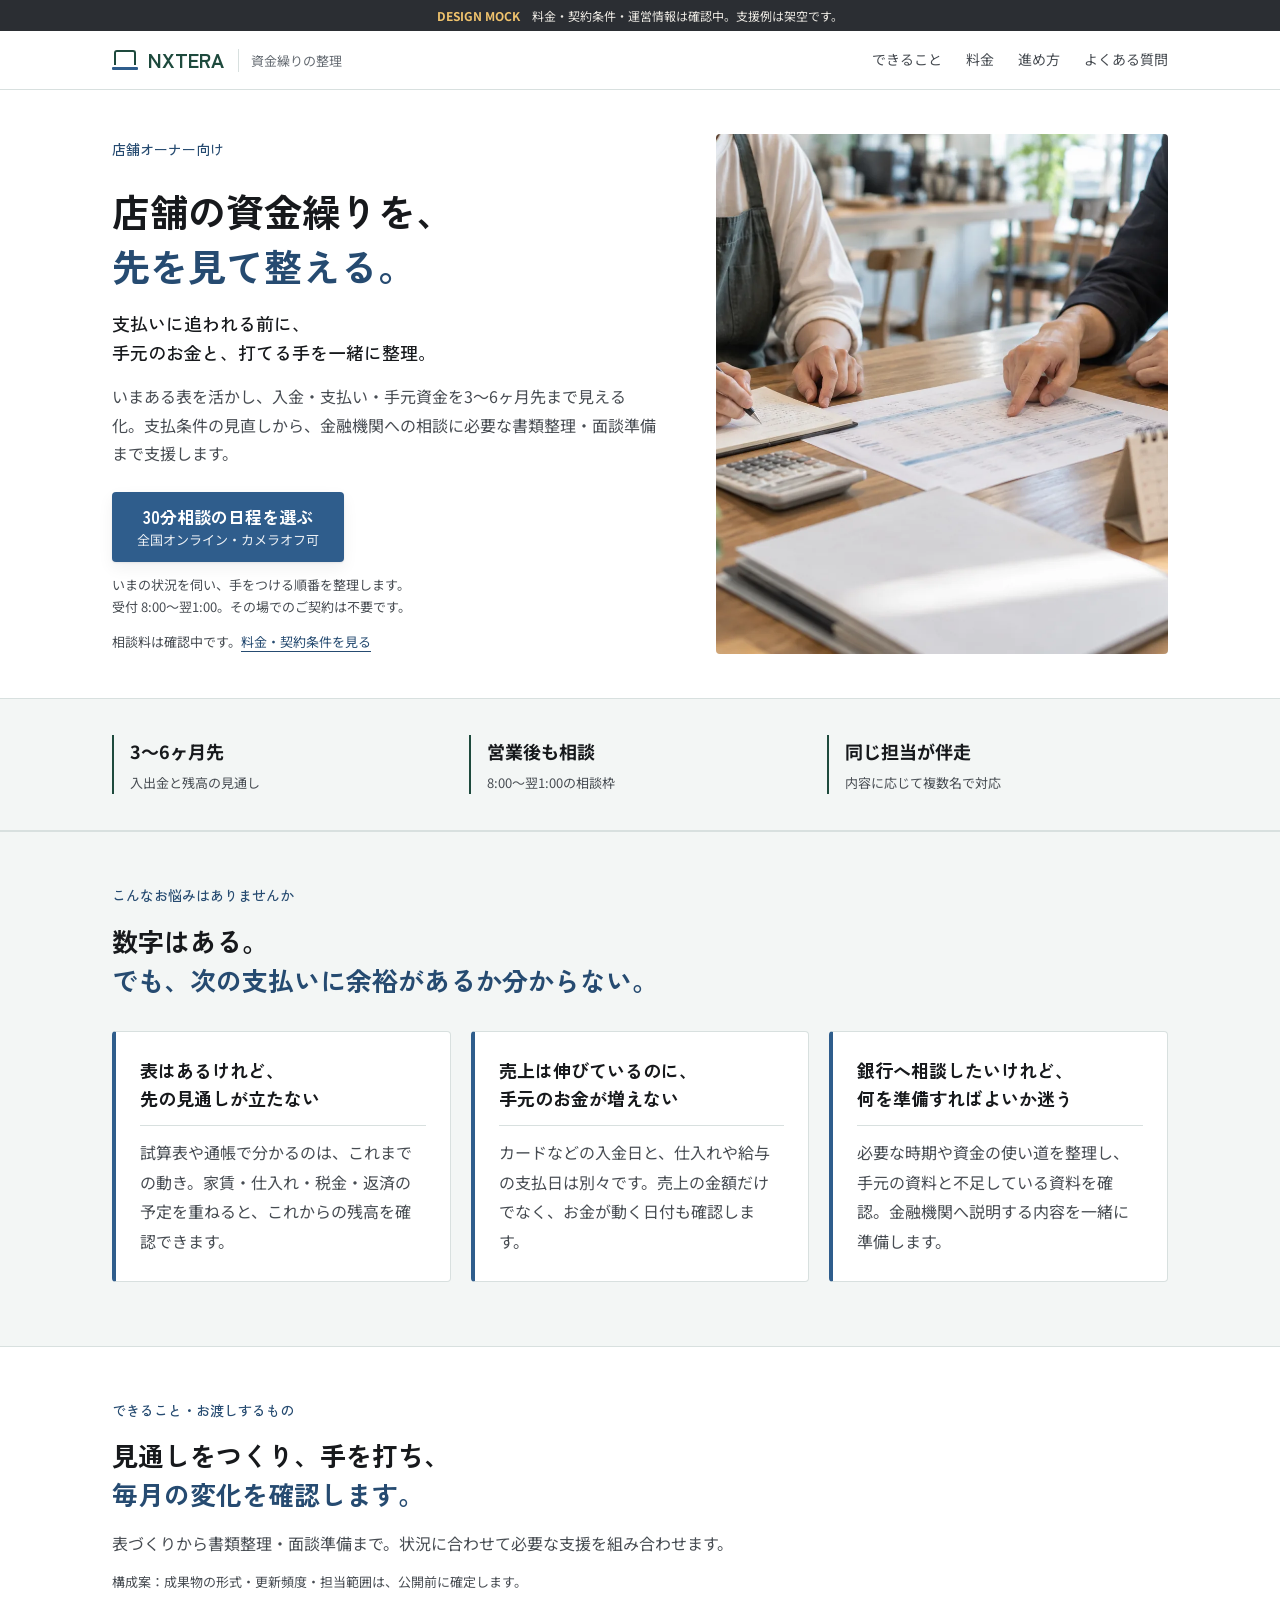
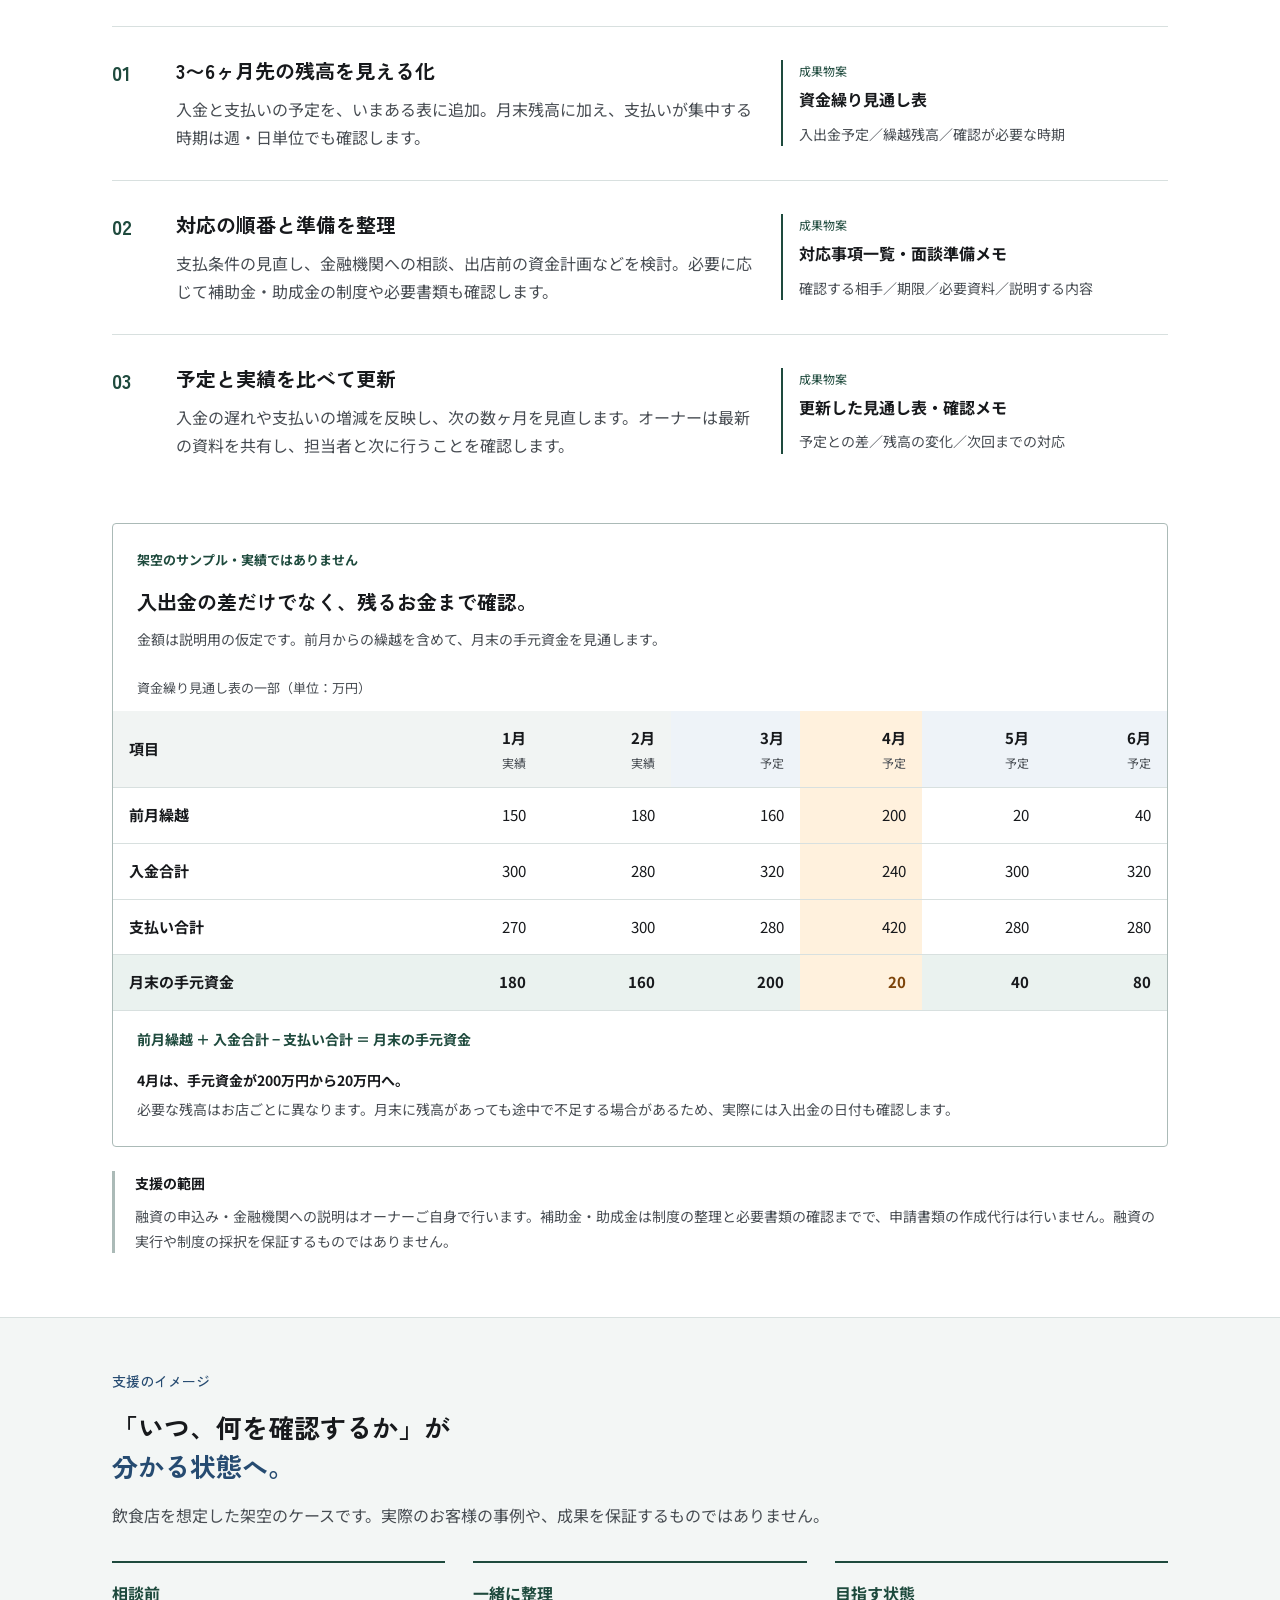
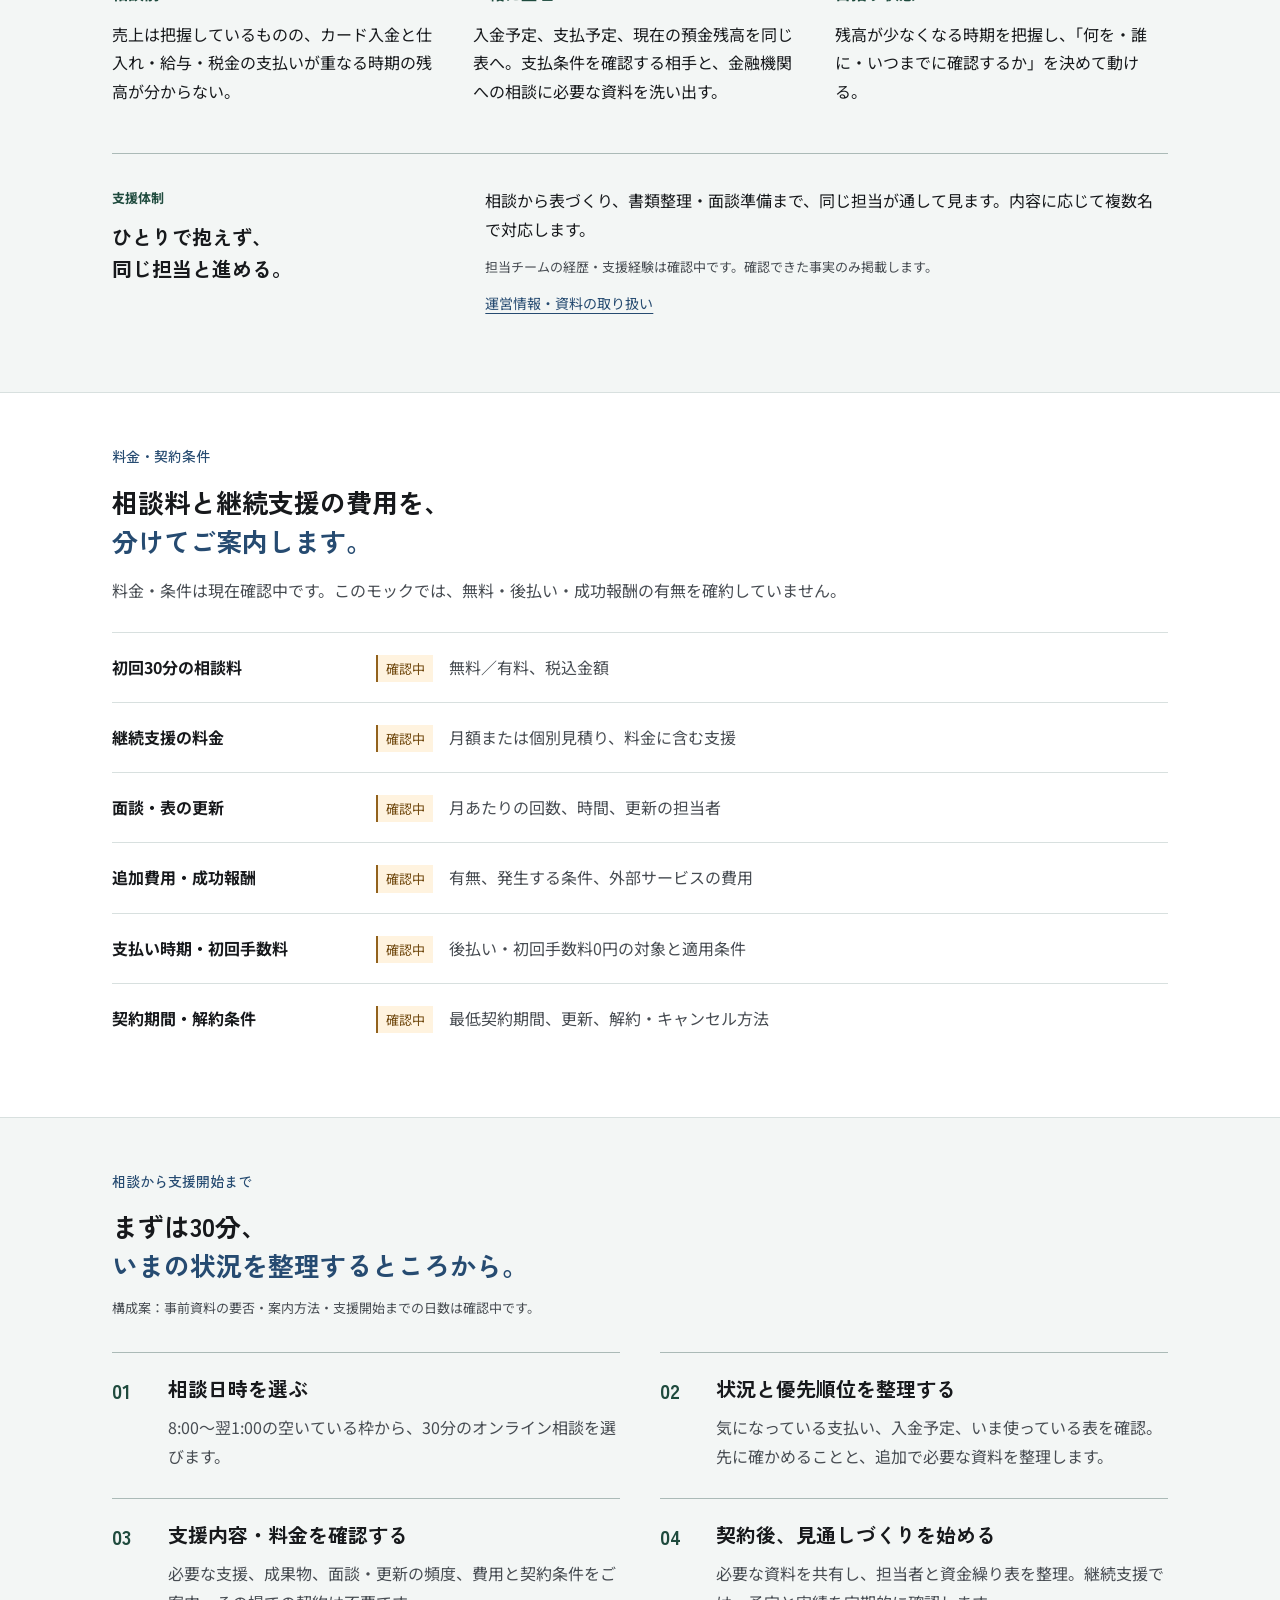
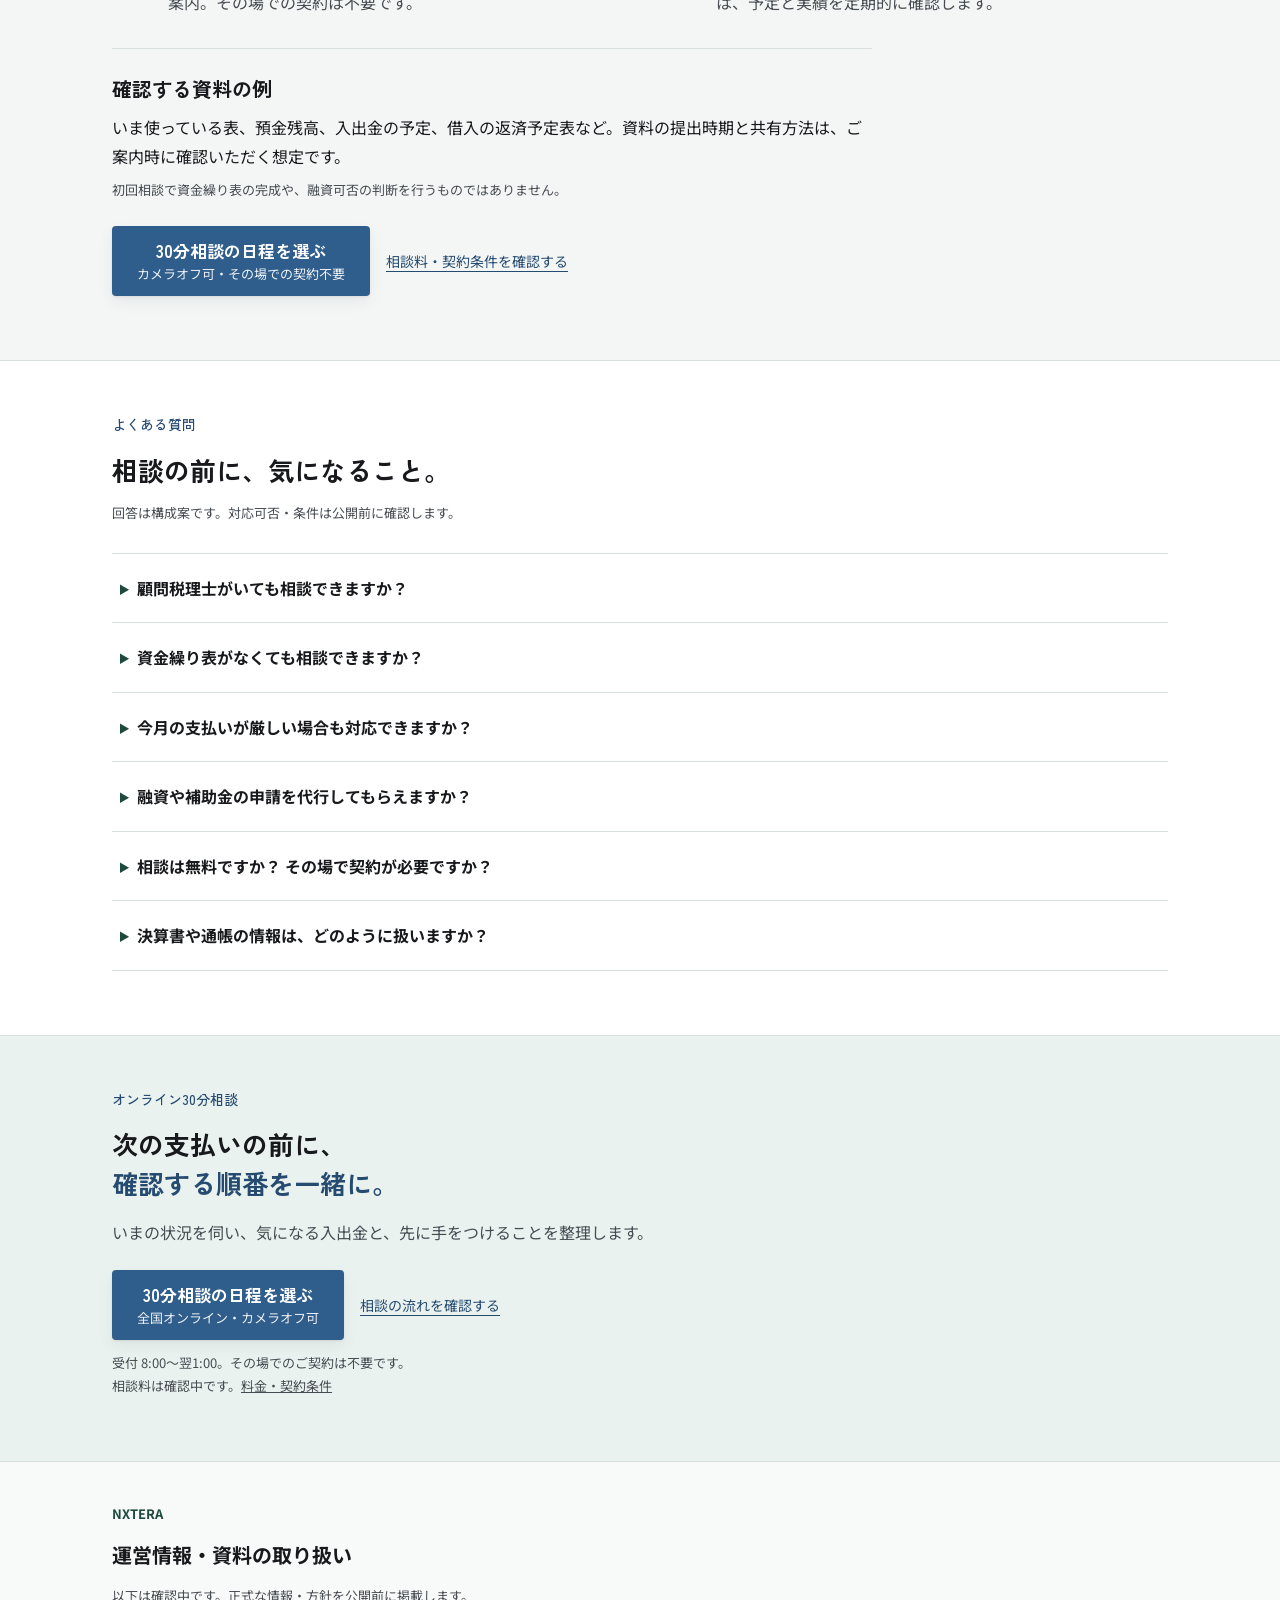
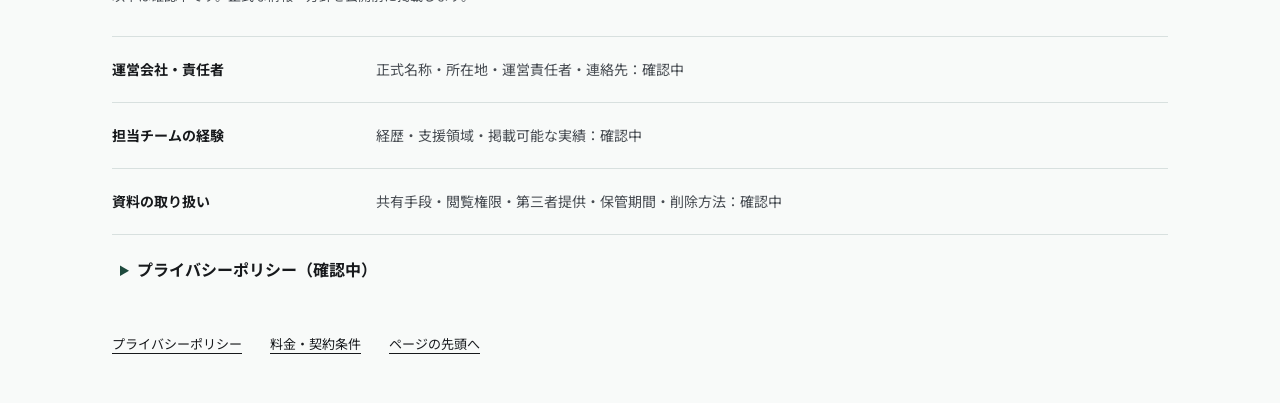
<file: Duo_LPモック/05-shikinguri.html>
<!doctype html>
<!-- 構成モック。料金・契約条件・運営情報は未確定。支援例と表の金額は架空で、実績ではありません。 -->
<html lang="ja">
<head>
<meta charset="utf-8">
<meta name="viewport" content="width=device-width, initial-scale=1">
<title>NXTERA｜店舗オーナーの資金繰りサポート</title>
<meta name="robots" content="noindex, nofollow">
<link rel="preconnect" href="https://fonts.googleapis.com">
<link rel="preconnect" href="https://fonts.gstatic.com" crossorigin>
<link href="https://fonts.googleapis.com/css2?family=Noto+Sans+JP:wght@400;500;700&family=Zen+Kaku+Gothic+New:wght@400;500;700&display=swap" rel="stylesheet">
<link rel="stylesheet" href="tokens.css">
<link rel="stylesheet" href="05-shikinguri.css">
</head>
<body data-domain="shikin" id="top">
<p class="mockflag"><b>DESIGN MOCK</b>　料金・契約条件・運営情報は確認中。支援例は架空です。</p>
<header class="hd">
  <div class="wrap hd__in">
    <a class="logo" href="#top" aria-label="NXTERA ページの先頭へ"><span class="logo__mark" aria-hidden="true"></span><span class="logo__txt"><span class="logo__type">NXTERA</span></span><span class="logo__sub">資金繰りの整理</span></a>
    <nav class="hd__nav" aria-label="ページ内メニュー">
      <a href="#shien">できること</a><a href="#price">料金</a><a href="#flow">進め方</a><a href="#faq">よくある質問</a>
    </nav>
  </div>
</header>
<main>
  <section class="fv" aria-labelledby="hero-title">
    <div class="wrap fv__in">
      <div>
        <p class="eyebrow">店舗オーナー向け</p>
        <h1 class="catch" id="hero-title">店舗の資金繰りを、<br><em>先を見て整える。</em></h1>
        <p class="catch-sub">支払いに追われる前に、<br>手元のお金と、打てる手を一緒に整理。</p>
        <p class="sub">いまある表を活かし、入金・支払い・手元資金を3〜6ヶ月先まで見える化。支払条件の見直しから、金融機関への相談に必要な書類整理・面談準備まで支援します。</p>
        <div class="ctas"><a class="btn btn--main" href="07-yoyaku.html">30分相談の日程を選ぶ<span class="btn__note">全国オンライン・カメラオフ可</span></a></div>
        <p class="ctanote">いまの状況を伺い、手をつける順番を整理します。<br>受付 8:00〜翌1:00。その場でのご契約は不要です。</p>
        <p class="cash-note">相談料は確認中です。<a href="#price">料金・契約条件を見る</a></p>
      </div>
      <aside class="shot" aria-label="店舗で資金繰りの相談をする場面のイメージ">
        <picture>
          <img class="shot__img" src="images/05-shikinguri-hero-v2.webp" width="1536" height="1024" loading="eager" fetchpriority="high" decoding="async" alt="明るい店舗で、担当者が入出金の予定表を指し示し、店主がノートにメモを取りながら一緒に確認する様子。">
        </picture>
      </aside>
    </div>
    <div class="cash-points"><ul class="wrap">
      <li><strong>3〜6ヶ月先</strong><span>入出金と残高の見通し</span></li>
      <li><strong>営業後も相談</strong><span>8:00〜翌1:00の相談枠</span></li>
      <li><strong>同じ担当が伴走</strong><span>内容に応じて複数名で対応</span></li>
    </ul></div>
  </section>

  <section class="sec" id="shippai" aria-labelledby="worries-title">
    <div class="wrap">
      <p class="eyebrow">こんなお悩みはありませんか</p>
      <h2 class="sec__h" id="worries-title">数字はある。<br><em>でも、次の支払いに余裕があるか分からない。</em></h2>
      <ul class="fails cash-three">
        <li class="fail"><h3 class="fail__q">表はあるけれど、<br>先の見通しが立たない</h3><p class="fail__a">試算表や通帳で分かるのは、これまでの動き。家賃・仕入れ・税金・返済の予定を重ねると、これからの残高を確認できます。</p></li>
        <li class="fail"><h3 class="fail__q">売上は伸びているのに、<br>手元のお金が増えない</h3><p class="fail__a">カードなどの入金日と、仕入れや給与の支払日は別々です。売上の金額だけでなく、お金が動く日付も確認します。</p></li>
        <li class="fail"><h3 class="fail__q">銀行へ相談したいけれど、<br>何を準備すればよいか迷う</h3><p class="fail__a">必要な時期や資金の使い道を整理し、手元の資料と不足している資料を確認。金融機関へ説明する内容を一緒に準備します。</p></li>
      </ul>
    </div>
  </section>

  <section class="sec sec--alt" id="shien" aria-labelledby="support-title">
    <div class="wrap">
      <p class="eyebrow">できること・お渡しするもの</p>
      <h2 class="sec__h" id="support-title">見通しをつくり、手を打ち、<br><em>毎月の変化を確認します。</em></h2>
      <p class="cash-intro">表づくりから書類整理・面談準備まで。状況に合わせて必要な支援を組み合わせます。</p>
      <p class="cash-note">構成案：成果物の形式・更新頻度・担当範囲は、公開前に確定します。</p>
      <ol class="cash-services">
        <li><span class="cash-step" aria-hidden="true">01</span><div><h3>3〜6ヶ月先の残高を見える化</h3><p>入金と支払いの予定を、いまある表に追加。月末残高に加え、支払いが集中する時期は週・日単位でも確認します。</p></div><div class="cash-output"><span>成果物案</span><strong>資金繰り見通し表</strong><p>入出金予定／繰越残高／確認が必要な時期</p></div></li>
        <li><span class="cash-step" aria-hidden="true">02</span><div><h3>対応の順番と準備を整理</h3><p>支払条件の見直し、金融機関への相談、出店前の資金計画などを検討。必要に応じて補助金・助成金の制度や必要書類も確認します。</p></div><div class="cash-output"><span>成果物案</span><strong>対応事項一覧・面談準備メモ</strong><p>確認する相手／期限／必要資料／説明する内容</p></div></li>
        <li><span class="cash-step" aria-hidden="true">03</span><div><h3>予定と実績を比べて更新</h3><p>入金の遅れや支払いの増減を反映し、次の数ヶ月を見直します。オーナーは最新の資料を共有し、担当者と次に行うことを確認します。</p></div><div class="cash-output"><span>成果物案</span><strong>更新した見通し表・確認メモ</strong><p>予定との差／残高の変化／次回までの対応</p></div></li>
      </ol>
      <figure class="cash-sample" aria-labelledby="sample-title">
        <figcaption><p class="cash-label">架空のサンプル・実績ではありません</p><h3 id="sample-title">入出金の差だけでなく、残るお金まで確認。</h3><p>金額は説明用の仮定です。前月からの繰越を含めて、月末の手元資金を見通します。</p></figcaption>
        <div class="cash-table-scroll" role="region" aria-label="資金繰り表サンプル、単位は万円" tabindex="0">
          <table class="cash-table">
            <caption>資金繰り見通し表の一部（単位：万円）</caption>
            <thead><tr><th scope="col">項目</th><th scope="col">1月<span>実績</span></th><th scope="col">2月<span>実績</span></th><th scope="col" class="cash-future">3月<span>予定</span></th><th scope="col" class="cash-focus">4月<span>予定</span></th><th scope="col" class="cash-future">5月<span>予定</span></th><th scope="col" class="cash-future">6月<span>予定</span></th></tr></thead>
            <tbody>
              <tr><th scope="row">前月繰越</th><td>150</td><td>180</td><td>160</td><td class="cash-focus">200</td><td>20</td><td>40</td></tr>
              <tr><th scope="row">入金合計</th><td>300</td><td>280</td><td>320</td><td class="cash-focus">240</td><td>300</td><td>320</td></tr>
              <tr><th scope="row">支払い合計</th><td>270</td><td>300</td><td>280</td><td class="cash-focus">420</td><td>280</td><td>280</td></tr>
              <tr class="cash-balance"><th scope="row">月末の手元資金</th><td>180</td><td>160</td><td>200</td><td class="cash-focus"><strong>20</strong></td><td>40</td><td>80</td></tr>
            </tbody>
          </table>
        </div>
        <p class="cash-formula">前月繰越 ＋ 入金合計 − 支払い合計 ＝ 月末の手元資金</p>
        <p class="cash-sample-note"><strong>4月は、手元資金が200万円から20万円へ。</strong>必要な残高はお店ごとに異なります。月末に残高があっても途中で不足する場合があるため、実際には入出金の日付も確認します。</p>
      </figure>
      <p class="cash-scope"><strong>支援の範囲</strong>融資の申込み・金融機関への説明はオーナーご自身で行います。補助金・助成金は制度の整理と必要書類の確認までで、申請書類の作成代行は行いません。融資の実行や制度の採択を保証するものではありません。</p>
    </div>
  </section>

  <section class="sec" id="example" aria-labelledby="example-title">
    <div class="wrap">
      <p class="eyebrow">支援のイメージ</p>
      <h2 class="sec__h" id="example-title">「いつ、何を確認するか」が<br><em>分かる状態へ。</em></h2>
      <p class="cash-intro">飲食店を想定した架空のケースです。実際のお客様の事例や、成果を保証するものではありません。</p>
      <dl class="cash-case">
        <div><dt>相談前</dt><dd>売上は把握しているものの、カード入金と仕入れ・給与・税金の支払いが重なる時期の残高が分からない。</dd></div>
        <div><dt>一緒に整理</dt><dd>入金予定、支払予定、現在の預金残高を同じ表へ。支払条件を確認する相手と、金融機関への相談に必要な資料を洗い出す。</dd></div>
        <div><dt>目指す状態</dt><dd>残高が少なくなる時期を把握し、「何を・誰に・いつまでに確認するか」を決めて動ける。</dd></div>
      </dl>
      <div class="cash-team" id="team">
        <div><p class="cash-label">支援体制</p><h3>ひとりで抱えず、<br>同じ担当と進める。</h3></div>
        <div><p>相談から表づくり、書類整理・面談準備まで、同じ担当が通して見ます。内容に応じて複数名で対応します。</p><p class="cash-note">担当チームの経歴・支援経験は確認中です。確認できた事実のみ掲載します。</p><a class="cash-text-link" href="#company">運営情報・資料の取り扱い</a></div>
      </div>
    </div>
  </section>

  <section class="sec sec--alt" id="price" aria-labelledby="price-title">
    <div class="wrap">
      <p class="eyebrow">料金・契約条件</p>
      <h2 class="sec__h" id="price-title">相談料と継続支援の費用を、<br><em>分けてご案内します。</em></h2>
      <p class="cash-intro">料金・条件は現在確認中です。このモックでは、無料・後払い・成功報酬の有無を確約していません。</p>
      <dl class="cash-facts">
        <div><dt>初回30分の相談料</dt><dd><span class="cash-pending">確認中</span>無料／有料、税込金額</dd></div>
        <div><dt>継続支援の料金</dt><dd><span class="cash-pending">確認中</span>月額または個別見積り、料金に含む支援</dd></div>
        <div><dt>面談・表の更新</dt><dd><span class="cash-pending">確認中</span>月あたりの回数、時間、更新の担当者</dd></div>
        <div><dt>追加費用・成功報酬</dt><dd><span class="cash-pending">確認中</span>有無、発生する条件、外部サービスの費用</dd></div>
        <div><dt>支払い時期・初回手数料</dt><dd><span class="cash-pending">確認中</span>後払い・初回手数料0円の対象と適用条件</dd></div>
        <div><dt>契約期間・解約条件</dt><dd><span class="cash-pending">確認中</span>最低契約期間、更新、解約・キャンセル方法</dd></div>
      </dl>
    </div>
  </section>

  <section class="sec" id="flow" aria-labelledby="flow-title">
    <div class="wrap">
      <p class="eyebrow">相談から支援開始まで</p>
      <h2 class="sec__h" id="flow-title">まずは30分、<br><em>いまの状況を整理するところから。</em></h2>
      <p class="cash-note">構成案：事前資料の要否・案内方法・支援開始までの日数は確認中です。</p>
      <ol class="cash-flow">
        <li><span class="cash-step" aria-hidden="true">01</span><div><h3>相談日時を選ぶ</h3><p>8:00〜翌1:00の空いている枠から、30分のオンライン相談を選びます。</p></div></li>
        <li><span class="cash-step" aria-hidden="true">02</span><div><h3>状況と優先順位を整理する</h3><p>気になっている支払い、入金予定、いま使っている表を確認。先に確かめることと、追加で必要な資料を整理します。</p></div></li>
        <li><span class="cash-step" aria-hidden="true">03</span><div><h3>支援内容・料金を確認する</h3><p>必要な支援、成果物、面談・更新の頻度、費用と契約条件をご案内。その場での契約は不要です。</p></div></li>
        <li><span class="cash-step" aria-hidden="true">04</span><div><h3>契約後、見通しづくりを始める</h3><p>必要な資料を共有し、担当者と資金繰り表を整理。継続支援では、予定と実績を定期的に確認します。</p></div></li>
      </ol>
      <div class="cash-prep"><h3>確認する資料の例</h3><p>いま使っている表、預金残高、入出金の予定、借入の返済予定表など。資料の提出時期と共有方法は、ご案内時に確認いただく想定です。</p><p class="cash-note">初回相談で資金繰り表の完成や、融資可否の判断を行うものではありません。</p></div>
      <div class="ctas"><a class="btn btn--main" href="07-yoyaku.html">30分相談の日程を選ぶ<span class="btn__note">カメラオフ可・その場での契約不要</span></a><a class="cash-text-link" href="#price">相談料・契約条件を確認する</a></div>
    </div>
  </section>

  <section class="sec sec--alt" id="faq" aria-labelledby="faq-title">
    <div class="wrap">
      <p class="eyebrow">よくある質問</p>
      <h2 class="sec__h" id="faq-title">相談の前に、気になること。</h2>
      <p class="cash-note">回答は構成案です。対応可否・条件は公開前に確認します。</p>
      <div class="cash-faq">
        <details><summary>顧問税理士がいても相談できますか？</summary><p>税務や決算と、これからの入出金・残高の見通しを整理する支援は役割が異なります。既存の資料を活かし、担当範囲を確認する想定です。税理士との連携方法は個別に確認します。</p></details>
        <details><summary>資金繰り表がなくても相談できますか？</summary><p>まずは、試算表や預金残高、入出金予定など、手元にどのような資料があるかを確認する想定です。表を新規に作成する場合の対応範囲と費用は確認中です。</p></details>
        <details><summary>今月の支払いが厳しい場合も対応できますか？</summary><p>急ぎの相談への対応可否と着手時期は個別に確認します。即日の資金調達や支払いへの対応をお約束するサービスではありません。</p></details>
        <details><summary>融資や補助金の申請を代行してもらえますか？</summary><p>金融機関へ提出する書類の整理と面談準備を支援します。融資の申込み・説明はオーナーご自身で行います。補助金・助成金は制度整理と必要書類の確認までで、申請書類の作成代行は行いません。</p></details>
        <details><summary>相談は無料ですか？ その場で契約が必要ですか？</summary><p>初回相談料は確認中です。無料とは確定していません。その場での契約は不要です。<a href="#price">料金・契約条件の確認項目</a>をご覧ください。</p></details>
        <details><summary>決算書や通帳の情報は、どのように扱いますか？</summary><p>資料の共有手段、閲覧できる担当者、第三者提供の条件、保管期間と削除方法は確認中です。正式な取り扱い方針を掲載してから、資料をお預かりする想定です。</p></details>
      </div>
    </div>
  </section>

  <section class="sec cash-final" aria-labelledby="consult-title">
    <div class="wrap">
      <p class="eyebrow">オンライン30分相談</p>
      <h2 class="sec__h" id="consult-title">次の支払いの前に、<br><em>確認する順番を一緒に。</em></h2>
      <p class="cash-intro">いまの状況を伺い、気になる入出金と、先に手をつけることを整理します。</p>
      <div class="ctas"><a class="btn btn--main" href="07-yoyaku.html">30分相談の日程を選ぶ<span class="btn__note">全国オンライン・カメラオフ可</span></a><a class="cash-text-link" href="#flow">相談の流れを確認する</a></div>
      <p class="ctanote">受付 8:00〜翌1:00。その場でのご契約は不要です。<br>相談料は確認中です。<a href="#price">料金・契約条件</a></p>
    </div>
  </section>
</main>
<footer class="cash-footer" id="company">
  <div class="wrap">
    <p class="cash-label">NXTERA</p><h2>運営情報・資料の取り扱い</h2>
    <p class="cash-note">以下は確認中です。正式な情報・方針を公開前に掲載します。</p>
    <dl class="cash-facts">
      <div><dt>運営会社・責任者</dt><dd>正式名称・所在地・運営責任者・連絡先：確認中</dd></div>
      <div><dt>担当チームの経験</dt><dd>経歴・支援領域・掲載可能な実績：確認中</dd></div>
      <div><dt>資料の取り扱い</dt><dd>共有手段・閲覧権限・第三者提供・保管期間・削除方法：確認中</dd></div>
    </dl>
    <details class="cash-policy" id="privacy"><summary>プライバシーポリシー（確認中）</summary><p>運営主体、利用目的、第三者提供の条件、安全管理措置、保存期間、開示・削除の窓口を確認後、正式な方針を掲載します。現在のモックには資料を送信する機能はありません。</p></details>
    <nav class="cash-footer-nav" aria-label="フッターメニュー"><a href="#privacy">プライバシーポリシー</a><a href="#price">料金・契約条件</a><a href="#top">ページの先頭へ</a></nav>
  </div>
</footer>
<nav class="bar" aria-label="主要アクション">
  <a class="bar__s" href="#price">料金・条件</a><a class="bar__p" href="07-yoyaku.html">相談日を選ぶ<small>オンライン30分</small></a><a class="bar__s" href="#faq">よくある質問</a>
</nav>
<script>
  if ('scrollRestoration' in history) history.scrollRestoration = 'manual';
  function revealAnchor() {
    var target = document.getElementById(location.hash.slice(1));
    if (target && target.tagName === 'DETAILS') target.open = true;
  }
  window.addEventListener('hashchange', revealAnchor);
  window.addEventListener('load', function () {
    if (!location.hash) window.scrollTo(0, 0);
    else revealAnchor();
  });
</script>
</body>
</html>
</file>
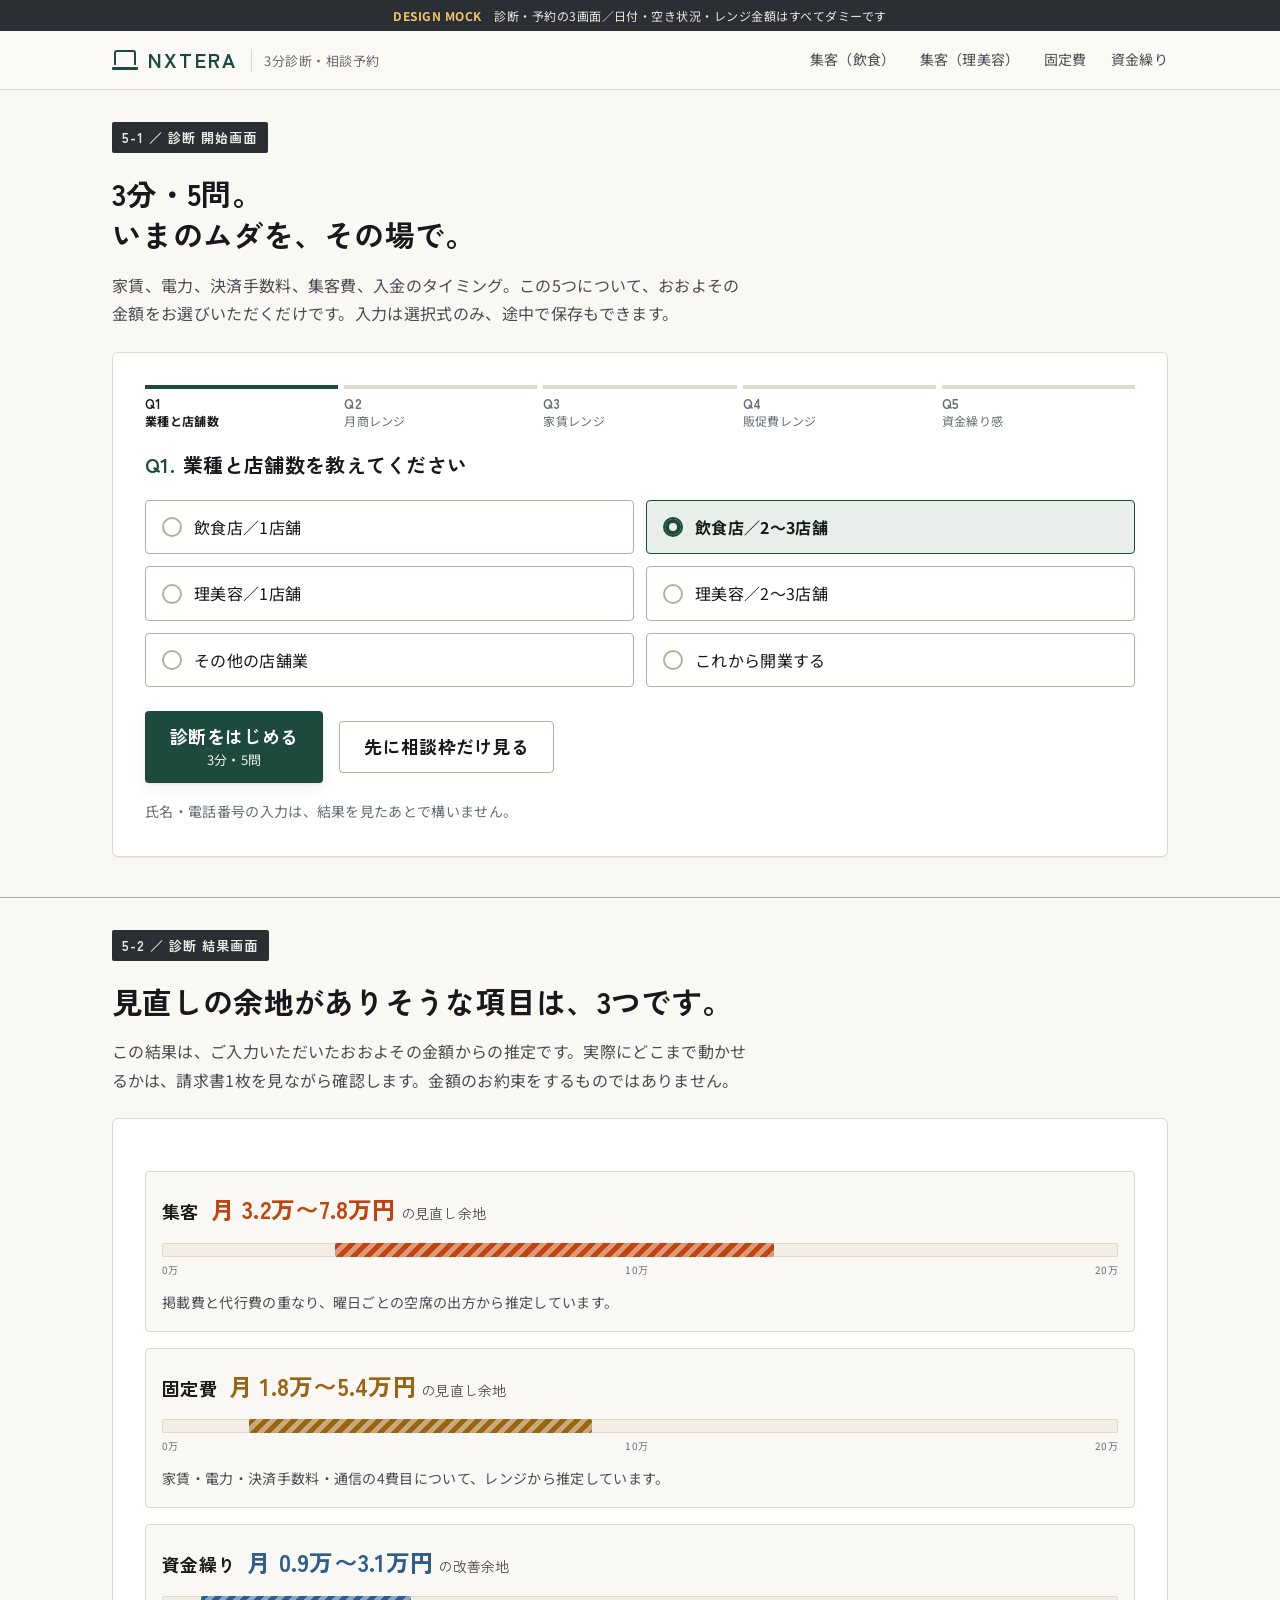
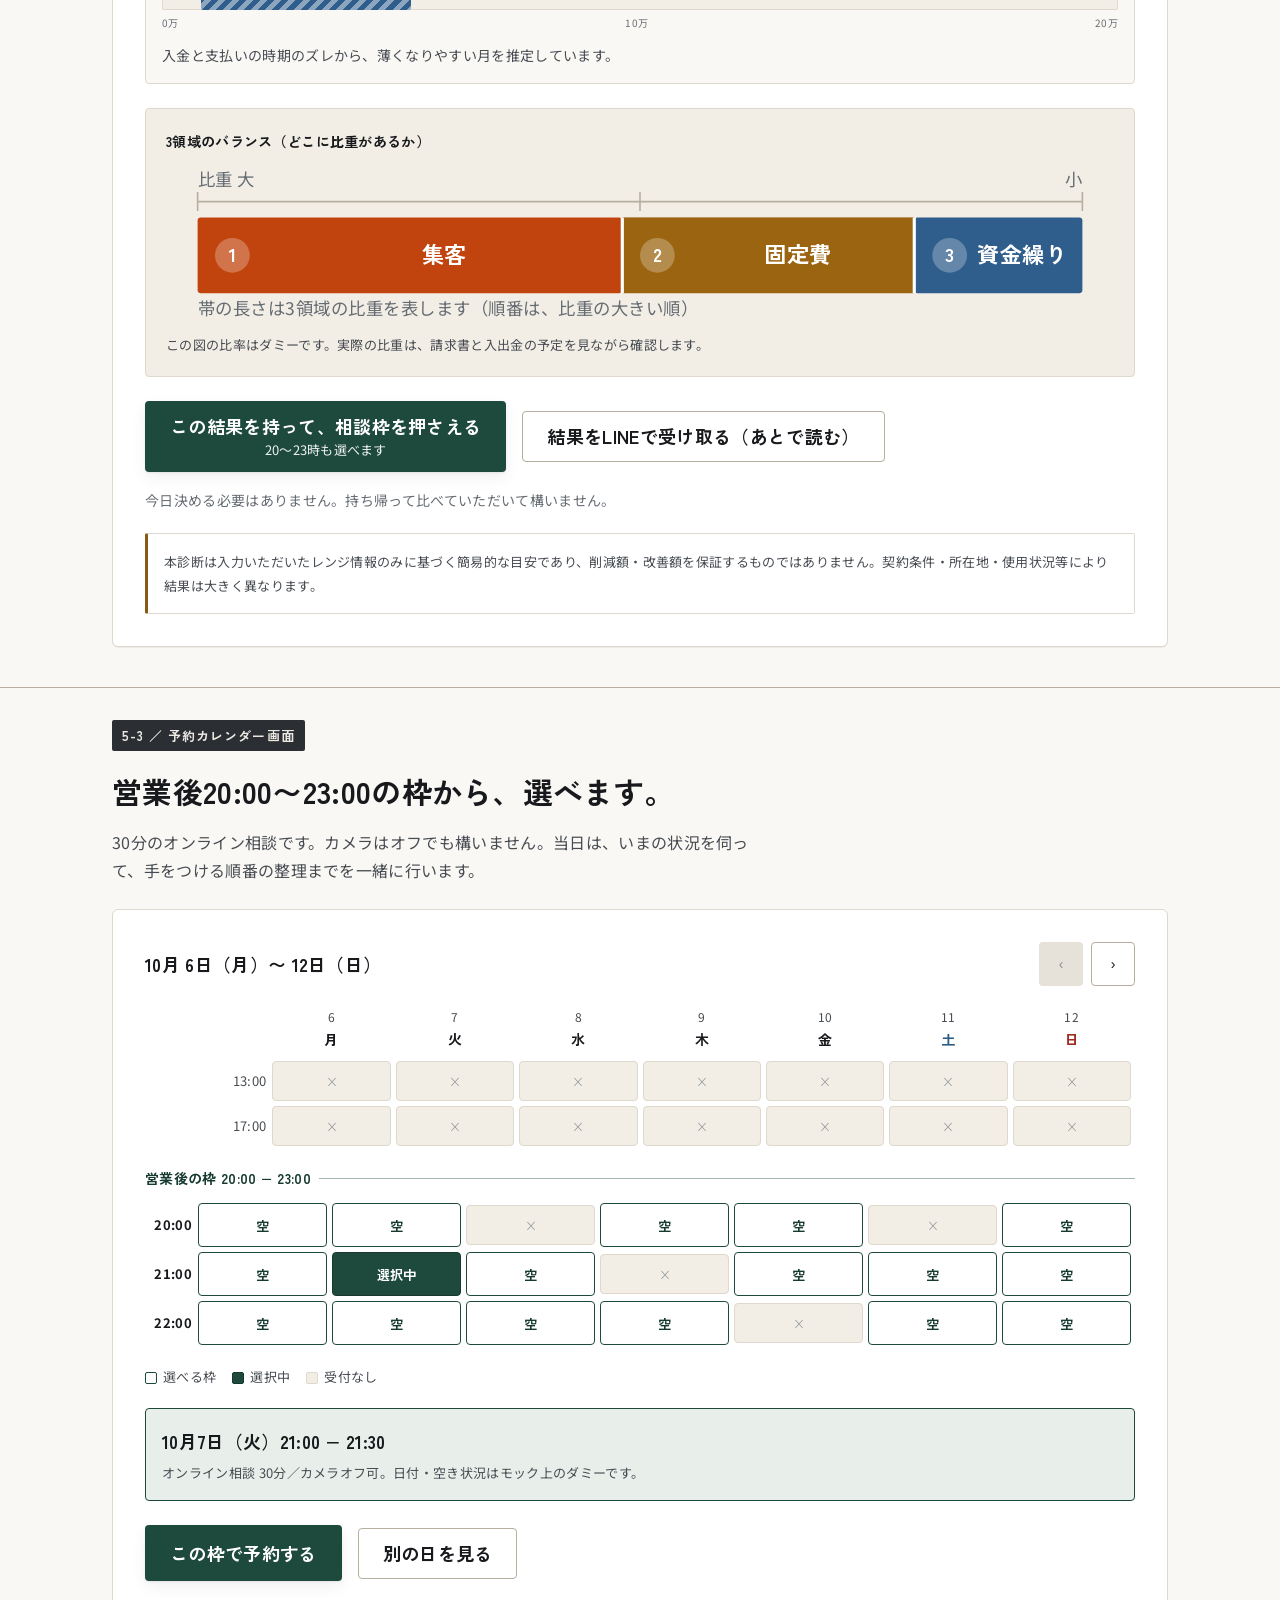
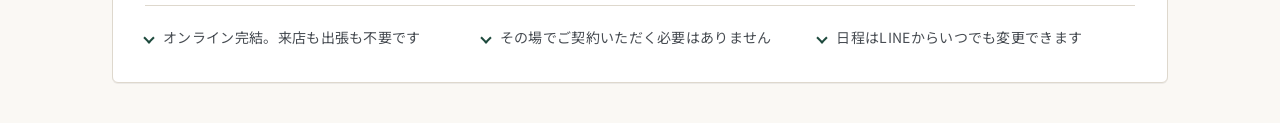
<file: Duo_LPモック/05-shindan-yoyaku.html>
<!doctype html>
<!--
  ============================================================
  NXTERA / 診断・予約画面 — デザインモックです（3画面を縦に並べた1ファイル）。
  5-1 診断 開始画面 ／ 5-2 診断 結果画面 ／ 5-3 予約カレンダー画面
  実装ではそれぞれ別画面になります。ここでは見え方の確認のみ。

  【仮値の注記】
   - ロゴ「NXTERA」はテキスト仮置き。
   - 相談時間「30分」、受付「20:00〜23:00」、カレンダーの日付・空き状況は仮値。
   - 結果画面のレンジ金額（例：月 3.2万〜7.8万円）はすべてダミーです。
     必ずレンジ表示とし、単一の金額・単一の%は表示しません。
   - 実績数値（削減率・導入店舗数等）は一切掲載していません。
  ============================================================
-->
<html lang="ja">
<head>
<meta charset="utf-8">
<meta name="viewport" content="width=device-width, initial-scale=1">
<title>NXTERA｜診断・予約画面 モック</title>
<link rel="preconnect" href="https://fonts.googleapis.com">
<link rel="preconnect" href="https://fonts.gstatic.com" crossorigin>
<link href="https://fonts.googleapis.com/css2?family=Noto+Sans+JP:wght@400;500;700&family=Zen+Kaku+Gothic+New:wght@400;500;700&display=swap" rel="stylesheet">
<link rel="stylesheet" href="tokens.css">
<style>
  /* ---------- 画面の区切り ---------- */
  .screen{padding:var(--s-8) 0 var(--s-10);}
  .screen + .screen{border-top:1px solid var(--c-line-strong);}
  .screen__flag{
    display:inline-block;font-family:var(--f-head);font-weight:700;
    font-size:var(--fs-200);letter-spacing:.08em;color:#EDEAE4;background:#2B2E33;
    padding:4px 10px;border-radius:var(--r-1);margin-bottom:var(--s-5);
  }
  .h2{font-family:var(--f-head);font-weight:700;font-size:clamp(22px,5.6vw,30px);
      line-height:1.36;letter-spacing:var(--ls-head);}
  .lead{margin-top:var(--s-4);color:var(--c-ink-2);font-size:var(--fs-400);max-width:40em;}
  .note-s{margin-top:var(--s-4);font-size:var(--fs-300);color:var(--c-ink-3);}
  .panel{
    background:var(--c-surface);border:1px solid var(--c-line);
    border-radius:var(--r-3);padding:var(--s-5);margin-top:var(--s-6);box-shadow:var(--sh-1);
  }
  @media (min-width:860px){ .panel{padding:var(--s-8);} }

  /* ---------- ステップインジケータ ---------- */
  .steps{display:flex;gap:6px;list-style:none;margin:0 0 var(--s-5);padding:0;}
  .steps li{
    flex:1;font-size:var(--fs-100);color:var(--c-ink-3);line-height:1.4;
    border-top:4px solid var(--c-line);padding-top:6px;
  }
  .steps li[aria-current="step"]{color:var(--c-ink);border-top-color:var(--c-accent);font-weight:700;}
  .steps b{display:block;font-family:var(--f-head);font-size:var(--fs-200);}

  /* ---------- 設問・選択肢 ---------- */
  .q{font-family:var(--f-head);font-weight:700;font-size:var(--fs-600);line-height:1.5;}
  .q__n{color:var(--c-accent);margin-right:8px;}
  .opts{display:grid;gap:var(--s-3);margin-top:var(--s-5);}
  @media (min-width:640px){ .opts{grid-template-columns:1fr 1fr;} }
  .opt{
    display:flex;align-items:center;gap:var(--s-3);min-height:var(--tap);
    border:1px solid var(--c-line-strong);border-radius:var(--r-2);
    padding:var(--s-3) var(--s-4);background:var(--c-surface);cursor:pointer;
    font-size:var(--fs-400);transition:border-color .15s, background .15s;
  }
  .opt:hover{background:var(--c-bg-sunk);border-color:var(--c-ink-3);}
  .opt input{appearance:none;width:20px;height:20px;flex:none;margin:0;
    border:2px solid var(--c-line-strong);border-radius:50%;}
  .opt input:checked{border-color:var(--c-accent);box-shadow:inset 0 0 0 4px var(--c-accent);}
  .opt:has(input:checked){border-color:var(--c-accent);background:var(--c-accent-soft);font-weight:700;}
  .opt:has(input:focus-visible){outline:3px solid var(--c-focus);outline-offset:2px;}

  /* ---------- 結果：レンジ表示 ---------- */
  .res{display:grid;gap:var(--s-4);margin-top:var(--s-5);}
  .res__item{border:1px solid var(--c-line);border-radius:var(--r-2);padding:var(--s-4);background:var(--c-bg);}
  .res__head{display:flex;align-items:baseline;gap:var(--s-3);flex-wrap:wrap;}
  .res__name{font-family:var(--f-head);font-weight:700;font-size:var(--fs-500);}
  .res__range{font-family:var(--f-num);font-weight:700;font-size:var(--fs-700);letter-spacing:.01em;}
  .res__unit{font-size:var(--fs-300);font-weight:400;color:var(--c-ink-2);}
  .res--a .res__range{color:#C1440E;} /* 集客 */
  .res--b .res__range{color:#9A6410;} /* 固定費 */
  .res--c .res__range{color:#2F5D8C;} /* 資金繰り */
  .track{position:relative;height:14px;background:var(--c-bg-sunk);border:1px solid var(--c-line);
         border-radius:2px;margin-top:var(--s-3);}
  .track span{position:absolute;top:-1px;bottom:-1px;border-radius:2px;
    background:repeating-linear-gradient(135deg, currentColor 0 5px, color-mix(in srgb,currentColor 55%, #fff) 5px 10px);}
  .res--a .track span{color:#C1440E;}
  .res--b .track span{color:#9A6410;}
  .res--c .track span{color:#2F5D8C;}
  .track__scale{display:flex;justify-content:space-between;font-size:10px;color:var(--c-ink-3);margin-top:4px;}
  .res__why{margin-top:var(--s-3);font-size:var(--fs-300);color:var(--c-ink-2);line-height:1.7;}

  /* ---------- 3領域のバランス図 ---------- */
  .balance{margin-top:var(--s-6);padding:var(--s-5);background:var(--c-bg-sunk);
           border:1px solid var(--c-line);border-radius:var(--r-2);}
  .balance__t{font-family:var(--f-head);font-weight:700;font-size:var(--fs-300);margin-bottom:var(--s-4);}
  /* 3領域のバランス図：帯の長さ＝比重。比重の大きい順に番号を振り、
     「どこから手をつけるか」が一目で分かるようにする。 */
  .balfig{display:block;width:100%;height:auto;}
  .bf-a{fill:#C1440E;} .bf-b{fill:#9A6410;} .bf-c{fill:#2F5D8C;}
  .bf-lbl{fill:#fff;font-family:var(--f-head);font-weight:700;font-size:14px;}
  .bf-num{fill:#fff;font-family:var(--f-head);font-weight:700;font-size:12px;}
  .bf-ring{fill:#fff;fill-opacity:.26;}
  .bf-div{stroke:#fff;stroke-width:2;}
  .bf-axis{stroke:var(--c-line-strong);stroke-width:1;}
  .bf-cap{fill:var(--c-ink-3);font-family:var(--f-body);font-size:11px;}
  .bal__note{margin-top:var(--s-3);font-size:var(--fs-200);color:var(--c-ink-2);line-height:1.7;}
  .caution{
    margin-top:var(--s-5);padding:var(--s-4);background:var(--c-surface);
    border:1px solid var(--c-line);border-left:3px solid var(--c-warn);border-radius:var(--r-1);
    font-size:var(--fs-200);line-height:1.8;color:var(--c-ink-2);
  }

  /* ---------- 予約カレンダー ---------- */
  .calhead{display:flex;align-items:center;justify-content:space-between;gap:var(--s-3);margin-bottom:var(--s-4);}
  .calhead__m{font-family:var(--f-head);font-weight:700;font-size:var(--fs-500);}
  .calhead__nav{display:flex;gap:var(--s-2);}
  .navbtn{min-width:44px;min-height:44px;border:1px solid var(--c-line-strong);background:var(--c-surface);
    border-radius:var(--r-2);font-size:var(--fs-300);cursor:pointer;color:var(--c-ink);}
  .navbtn:hover{background:var(--c-bg-sunk);}
  .navbtn[disabled]{background:var(--c-disabled-bg);color:var(--c-disabled-ink);cursor:not-allowed;border-color:transparent;}

  /* 2つの表（日中／夜）で列位置を揃えるため table-layout:fixed */
  .cal{width:100%;min-width:330px;border-collapse:separate;border-spacing:3px;table-layout:fixed;}
  .cal th{font-weight:400;font-size:var(--fs-100);color:var(--c-ink-2);padding-bottom:2px;}
  .cal th b{display:block;font-family:var(--f-head);font-size:var(--fs-300);color:var(--c-ink);}
  .cal th.sat b{color:#2B5C85;} .cal th.sun b{color:#9B2C1F;}
  .cal .rowlabel{font-size:var(--fs-200);color:var(--c-ink-2);text-align:right;
    white-space:nowrap;width:46px;padding-right:2px;}
  .slot{
    width:100%;min-height:40px;border-radius:var(--r-2);border:1px solid var(--c-line);
    background:var(--c-bg-sunk);color:var(--c-disabled-ink);font-size:var(--fs-200);
    font-family:var(--f-head);cursor:not-allowed;
  }
  .slot--open{
    width:100%;font-size:var(--fs-200);font-family:var(--f-head);border-radius:var(--r-2);
    background:var(--c-surface);border:1px solid var(--c-accent);
    color:var(--c-accent-deep);font-weight:700;cursor:pointer;min-height:44px;
    transition:background .15s, color .15s;
  }
  .slot--open:hover{background:var(--c-accent-soft);}
  .slot--open[aria-pressed="true"]{background:var(--c-accent);color:var(--c-on-accent);border-color:var(--c-accent-deep);}
  .night th,.night td{position:relative;}
  .night .rowlabel{color:var(--c-ink);font-weight:700;}
  .nightband{
    display:flex;align-items:center;gap:var(--s-2);margin:var(--s-4) 0 var(--s-2);
    font-family:var(--f-head);font-weight:700;font-size:var(--fs-300);color:var(--c-accent-deep);
  }
  .nightband::after{content:"";flex:1;height:1px;background:var(--c-accent);opacity:.4;}
  .cal-legend{display:flex;gap:var(--s-4);flex-wrap:wrap;margin-top:var(--s-4);font-size:var(--fs-200);color:var(--c-ink-2);}
  .cal-legend i{display:inline-block;width:12px;height:12px;border-radius:2px;margin-right:6px;vertical-align:-2px;}
  .picked{
    margin-top:var(--s-5);padding:var(--s-4);border:1px solid var(--c-accent);
    background:var(--c-accent-soft);border-radius:var(--r-2);
    font-size:var(--fs-400);
  }
  .picked b{font-family:var(--f-head);font-size:var(--fs-500);}
  .picked span{display:block;font-size:var(--fs-200);color:var(--c-ink-2);margin-top:4px;}
  .cal-scroll{overflow-x:auto;-webkit-overflow-scrolling:touch;}
</style>
</head>
<body data-domain="shindan">

<p class="mockflag"><b>DESIGN MOCK</b>　診断・予約の3画面／日付・空き状況・レンジ金額はすべてダミーです</p>

<header class="hd">
  <div class="wrap hd__in">
    <a class="logo" href="#"><span class="logo__mark" aria-hidden="true"></span>
      <span class="logo__txt">
        <span class="logo__type">NXTERA</span>
      </span>
      <span class="logo__sub">3分診断・相談予約</span>
    </a>
    <nav class="hd__nav">
      <a href="01-shukyaku-inshoku.html">集客（飲食）</a>
      <a href="02-shukyaku-biyo.html">集客（理美容）</a>
      <a href="03-kotehi.html">固定費</a>
      <a href="04-shikinguri.html">資金繰り</a>
    </nav>
  </div>
</header>

<!-- ========== 5-1 診断 開始画面 ========== -->
<section class="screen" id="shindan">
  <div class="wrap">
    <p class="screen__flag">5-1 ／ 診断 開始画面</p>

    <h1 class="h2">3分・5問。<br>いまのムダを、その場で。</h1>
    <p class="lead">家賃、電力、決済手数料、集客費、入金のタイミング。この5つについて、おおよその金額をお選びいただくだけです。入力は選択式のみ、途中で保存もできます。</p>

    <div class="panel">
      <ol class="steps">
        <li aria-current="step"><b>Q1</b>業種と店舗数</li>
        <li><b>Q2</b>月商レンジ</li>
        <li><b>Q3</b>家賃レンジ</li>
        <li><b>Q4</b>販促費レンジ</li>
        <li><b>Q5</b>資金繰り感</li>
      </ol>

      <p class="q"><span class="q__n">Q1.</span>業種と店舗数を教えてください</p>
      <div class="opts">
        <label class="opt"><input type="radio" name="q1">飲食店／1店舗</label>
        <label class="opt"><input type="radio" name="q1" checked>飲食店／2〜3店舗</label>
        <label class="opt"><input type="radio" name="q1">理美容／1店舗</label>
        <label class="opt"><input type="radio" name="q1">理美容／2〜3店舗</label>
        <label class="opt"><input type="radio" name="q1">その他の店舗業</label>
        <label class="opt"><input type="radio" name="q1">これから開業する</label>
      </div>

      <div class="ctas">
        <a class="btn btn--main" href="#kekka">診断をはじめる
          <span class="btn__note">3分・5問</span>
        </a>
        <a class="btn btn--sub" href="#yoyaku">先に相談枠だけ見る</a>
      </div>

      <p class="note-s">氏名・電話番号の入力は、結果を見たあとで構いません。</p>
    </div>
  </div>
</section>

<!-- ========== 5-2 診断 結果画面 ========== -->
<section class="screen" id="kekka">
  <div class="wrap">
    <p class="screen__flag">5-2 ／ 診断 結果画面</p>

    <h2 class="h2">見直しの余地がありそうな項目は、3つです。</h2>
    <p class="lead">この結果は、ご入力いただいたおおよその金額からの推定です。実際にどこまで動かせるかは、請求書1枚を見ながら確認します。金額のお約束をするものではありません。</p>

    <div class="panel">
      <div class="res">

        <div class="res__item res--a">
          <div class="res__head">
            <span class="res__name">集客</span>
            <span class="res__range">月 3.2万〜7.8万円<span class="res__unit"> の見直し余地</span></span>
          </div>
          <div class="track"><span style="left:18%;right:36%"></span></div>
          <div class="track__scale"><span>0万</span><span>10万</span><span>20万</span></div>
          <p class="res__why">掲載費と代行費の重なり、曜日ごとの空席の出方から推定しています。</p>
        </div>

        <div class="res__item res--b">
          <div class="res__head">
            <span class="res__name">固定費</span>
            <span class="res__range">月 1.8万〜5.4万円<span class="res__unit"> の見直し余地</span></span>
          </div>
          <div class="track"><span style="left:9%;right:55%"></span></div>
          <div class="track__scale"><span>0万</span><span>10万</span><span>20万</span></div>
          <p class="res__why">家賃・電力・決済手数料・通信の4費目について、レンジから推定しています。</p>
        </div>

        <div class="res__item res--c">
          <div class="res__head">
            <span class="res__name">資金繰り</span>
            <span class="res__range">月 0.9万〜3.1万円<span class="res__unit"> の改善余地</span></span>
          </div>
          <div class="track"><span style="left:4%;right:74%"></span></div>
          <div class="track__scale"><span>0万</span><span>10万</span><span>20万</span></div>
          <p class="res__why">入金と支払いの時期のズレから、薄くなりやすい月を推定しています。</p>
        </div>

      </div>

      <div class="balance">
        <p class="balance__t">3領域のバランス（どこに比重があるか）</p>

        <svg class="balfig" viewBox="0 0 600 96" role="img"
             aria-label="比重の大きい順に、1が集客、2が固定費、3が資金繰り。帯の長さで比重を示したダミーの図。">
          <!-- 目盛 -->
          <path class="bf-axis" d="M20 26V14M300 26V14M580 26V14M20 20h560"/>
          <text class="bf-cap" x="20" y="10">比重 大</text>
          <text class="bf-cap" x="580" y="10" text-anchor="end">小</text>

          <!-- 帯 -->
          <rect class="bf-a" x="20"    y="30" width="268.8" height="48" rx="2"/>
          <rect class="bf-b" x="288.8" y="30" width="184.8" height="48"/>
          <rect class="bf-c" x="473.6" y="30" width="106.4" height="48" rx="2"/>
          <path class="bf-div" d="M288.8 30v48M473.6 30v48"/>

          <!-- 順位 -->
          <circle class="bf-ring" cx="42"  cy="54" r="11"/>
          <circle class="bf-ring" cx="311" cy="54" r="11"/>
          <circle class="bf-ring" cx="496" cy="54" r="11"/>
          <g class="bf-num" text-anchor="middle">
            <text x="42" y="58">1</text><text x="311" y="58">2</text><text x="496" y="58">3</text>
          </g>

          <!-- 領域名 -->
          <g class="bf-lbl" text-anchor="middle">
            <text x="176" y="59">集客</text>
            <text x="400" y="59">固定費</text>
            <text x="542" y="59">資金繰り</text>
          </g>

          <!-- 下段：レンジの位置関係を同じ軸で -->
          <g class="bf-cap">
            <text x="20" y="92">帯の長さは3領域の比重を表します（順番は、比重の大きい順）</text>
          </g>
        </svg>

        <p class="bal__note">この図の比率はダミーです。実際の比重は、請求書と入出金の予定を見ながら確認します。</p>
      </div>

      <div class="ctas">
        <a class="btn btn--main" href="#yoyaku">この結果を持って、相談枠を押さえる
          <span class="btn__note">20〜23時も選べます</span>
        </a>
        <a class="btn btn--sub" href="#">結果をLINEで受け取る（あとで読む）</a>
      </div>

      <p class="note-s">今日決める必要はありません。持ち帰って比べていただいて構いません。</p>

      <p class="caution">本診断は入力いただいたレンジ情報のみに基づく簡易的な目安であり、削減額・改善額を保証するものではありません。契約条件・所在地・使用状況等により結果は大きく異なります。</p>
    </div>
  </div>
</section>

<!-- ========== 5-3 予約カレンダー画面 ========== -->
<section class="screen" id="yoyaku">
  <div class="wrap">
    <p class="screen__flag">5-3 ／ 予約カレンダー画面</p>

    <h2 class="h2">営業後20:00〜23:00の枠から、選べます。</h2>
    <p class="lead">30分のオンライン相談です。カメラはオフでも構いません。当日は、いまの状況を伺って、手をつける順番の整理までを一緒に行います。</p>

    <div class="panel">
      <div class="calhead">
        <span class="calhead__m">10月 6日（月）〜 12日（日）</span>
        <span class="calhead__nav">
          <button class="navbtn" disabled aria-label="前の週（これより前は表示できません）">‹</button>
          <button class="navbtn" aria-label="次の週">›</button>
        </span>
      </div>

      <div class="cal-scroll">
        <table class="cal">
          <caption class="visually-hidden" style="position:absolute;left:-9999px;">相談枠の空き状況（ダミー）</caption>
          <thead>
            <tr>
              <th scope="col"></th>
              <th scope="col">6<b>月</b></th>
              <th scope="col">7<b>火</b></th>
              <th scope="col">8<b>水</b></th>
              <th scope="col">9<b>木</b></th>
              <th scope="col">10<b>金</b></th>
              <th scope="col" class="sat">11<b>土</b></th>
              <th scope="col" class="sun">12<b>日</b></th>
            </tr>
          </thead>
          <tbody>
            <tr>
              <th scope="row" class="rowlabel">13:00</th>
              <td><button class="slot" disabled>×</button></td>
              <td><button class="slot" disabled>×</button></td>
              <td><button class="slot" disabled>×</button></td>
              <td><button class="slot" disabled>×</button></td>
              <td><button class="slot" disabled>×</button></td>
              <td><button class="slot" disabled>×</button></td>
              <td><button class="slot" disabled>×</button></td>
            </tr>
            <tr>
              <th scope="row" class="rowlabel">17:00</th>
              <td><button class="slot" disabled>×</button></td>
              <td><button class="slot" disabled>×</button></td>
              <td><button class="slot" disabled>×</button></td>
              <td><button class="slot" disabled>×</button></td>
              <td><button class="slot" disabled>×</button></td>
              <td><button class="slot" disabled>×</button></td>
              <td><button class="slot" disabled>×</button></td>
            </tr>
          </tbody>
        </table>
      </div>

      <p class="nightband">営業後の枠 20:00 − 23:00</p>

      <div class="cal-scroll">
        <table class="cal">
          <tbody class="night">
            <tr>
              <th scope="row" class="rowlabel">20:00</th>
              <td><button class="slot--open" type="button" aria-pressed="false">空</button></td>
              <td><button class="slot--open" type="button" aria-pressed="false">空</button></td>
              <td><button class="slot" disabled>×</button></td>
              <td><button class="slot--open" type="button" aria-pressed="false">空</button></td>
              <td><button class="slot--open" type="button" aria-pressed="false">空</button></td>
              <td><button class="slot" disabled>×</button></td>
              <td><button class="slot--open" type="button" aria-pressed="false">空</button></td>
            </tr>
            <tr>
              <th scope="row" class="rowlabel">21:00</th>
              <td><button class="slot--open" type="button" aria-pressed="false">空</button></td>
              <td><button class="slot--open" type="button" aria-pressed="true">選択中</button></td>
              <td><button class="slot--open" type="button" aria-pressed="false">空</button></td>
              <td><button class="slot" disabled>×</button></td>
              <td><button class="slot--open" type="button" aria-pressed="false">空</button></td>
              <td><button class="slot--open" type="button" aria-pressed="false">空</button></td>
              <td><button class="slot--open" type="button" aria-pressed="false">空</button></td>
            </tr>
            <tr>
              <th scope="row" class="rowlabel">22:00</th>
              <td><button class="slot--open" type="button" aria-pressed="false">空</button></td>
              <td><button class="slot--open" type="button" aria-pressed="false">空</button></td>
              <td><button class="slot--open" type="button" aria-pressed="false">空</button></td>
              <td><button class="slot--open" type="button" aria-pressed="false">空</button></td>
              <td><button class="slot" disabled>×</button></td>
              <td><button class="slot--open" type="button" aria-pressed="false">空</button></td>
              <td><button class="slot--open" type="button" aria-pressed="false">空</button></td>
            </tr>
          </tbody>
        </table>
      </div>

      <div class="cal-legend">
        <span><i style="background:#fff;border:1px solid var(--c-accent);"></i>選べる枠</span>
        <span><i style="background:var(--c-accent);border:1px solid var(--c-accent-deep);"></i>選択中</span>
        <span><i style="background:var(--c-bg-sunk);border:1px solid var(--c-line);"></i>受付なし</span>
      </div>

      <p class="picked">
        <b>10月7日（火）21:00 − 21:30</b>
        <span>オンライン相談 30分／カメラオフ可。日付・空き状況はモック上のダミーです。</span>
      </p>

      <div class="ctas">
        <a class="btn btn--main" href="#">この枠で予約する</a>
        <a class="btn btn--sub" href="#">別の日を見る</a>
      </div>

      <div class="trust">
        <ul>
          <li>オンライン完結。来店も出張も不要です</li>
          <li>その場でご契約いただく必要はありません</li>
          <li>日程はLINEからいつでも変更できます</li>
        </ul>
      </div>
    </div>
  </div>
</section>

<nav class="bar" aria-label="主要アクション">
  <a class="bar__s" href="#">LINEで<br>聞く</a>
  <a class="bar__p" href="#shindan">3分診断<small>5問・無料</small></a>
  <a class="bar__s" href="#yoyaku">夜の枠を<br>見る</a>
</nav>

</body>
</html>
</file>
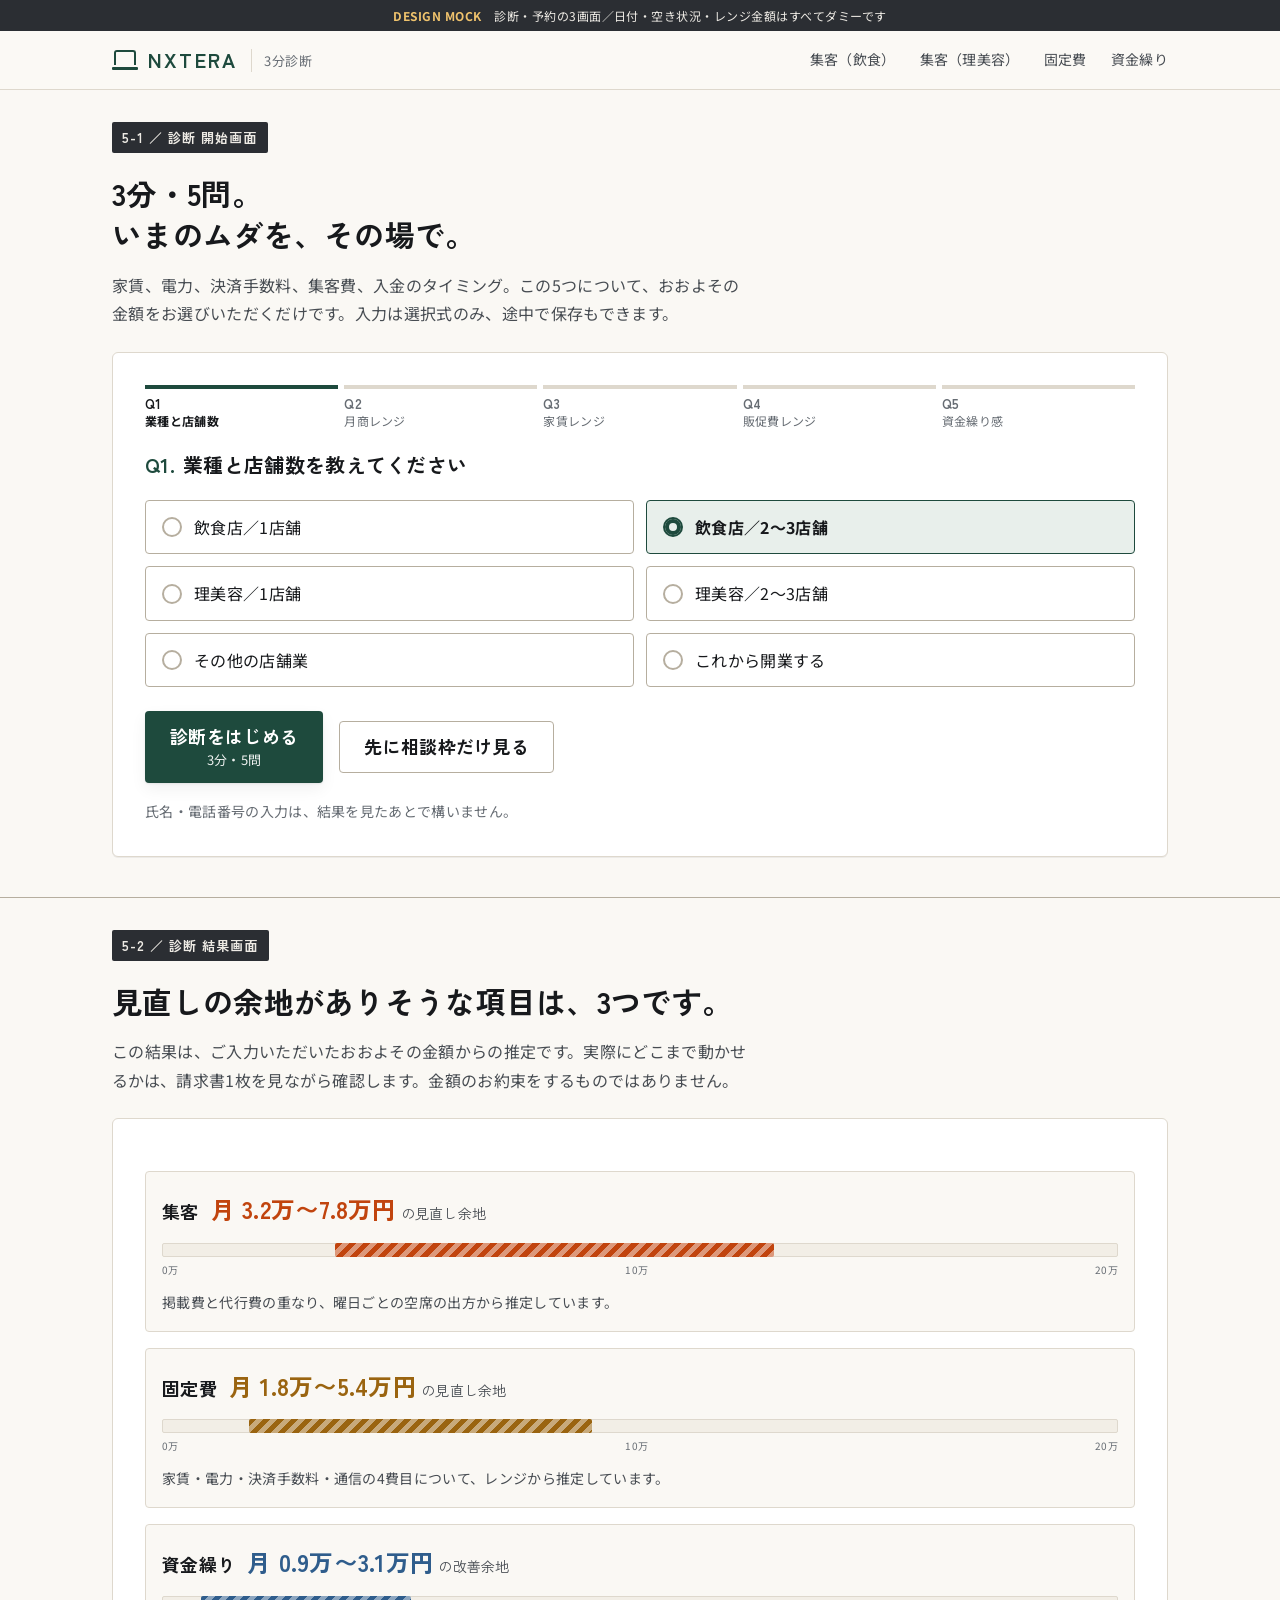
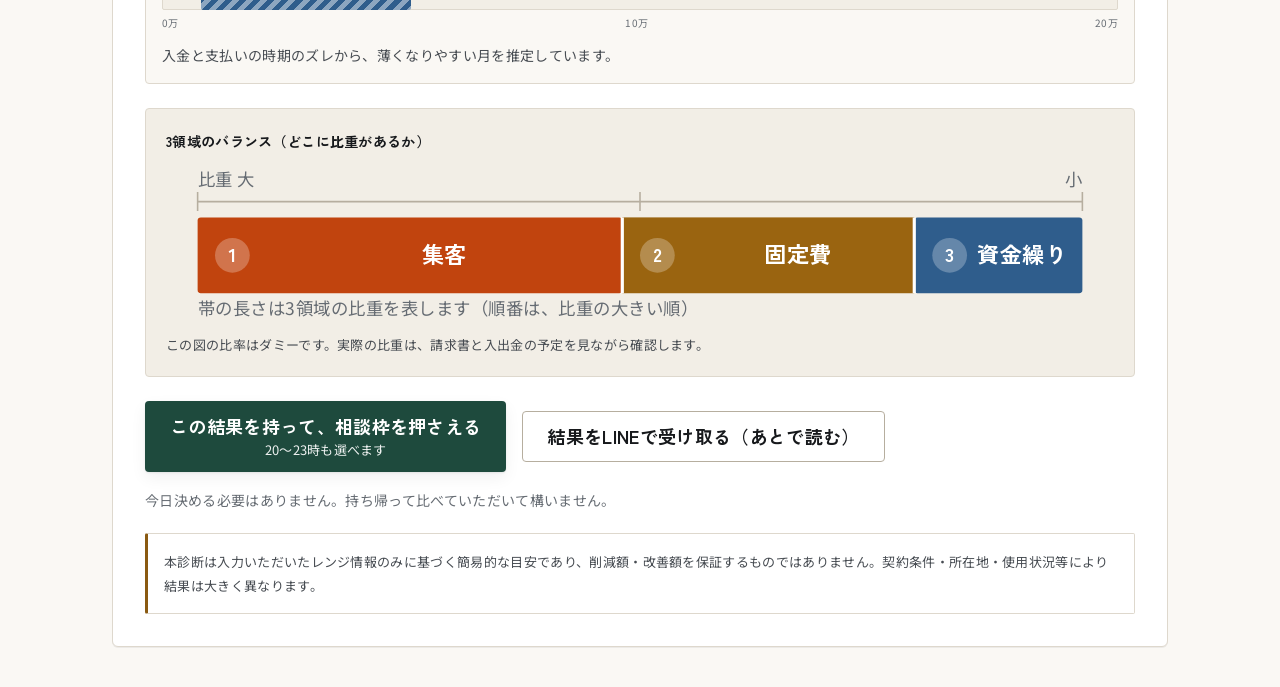
<file: Duo_LPモック/05-shindan.html>
<!doctype html>
<!--
  ============================================================
  NXTERA / 3分診断 — デザインモックです（開始画面と結果画面を縦に並べた1ファイル）。
  予約カレンダーは 07-yoyaku.html に分離しました。
  予約への入口が診断以外にも複数あり（各LPのCTA・固定バー）、
  診断を通らない人のほうが多数派になるため、別ページにしています。

  【仮値の注記】
   - ロゴ「NXTERA」はテキスト仮置き。
   - 相談時間「30分」、受付「8:00〜翌1:00」、カレンダーの日付・空き状況は仮値。
   - 結果画面のレンジ金額（例：月 3.2万〜7.8万円）はすべてダミーです。
     必ずレンジ表示とし、単一の金額・単一の%は表示しません。
   - 実績数値（削減率・導入店舗数等）は一切掲載していません。
  ============================================================
-->
<html lang="ja">
<head>
<meta charset="utf-8">
<meta name="viewport" content="width=device-width, initial-scale=1">
<title>NXTERA｜3分診断 モック</title>
<link rel="preconnect" href="https://fonts.googleapis.com">
<link rel="preconnect" href="https://fonts.gstatic.com" crossorigin>
<link href="https://fonts.googleapis.com/css2?family=Noto+Sans+JP:wght@400;500;700&family=Zen+Kaku+Gothic+New:wght@400;500;700&display=swap" rel="stylesheet">
<link rel="stylesheet" href="tokens.css">
<style>
  /* ---------- 画面の区切り ---------- */
  .screen{padding:var(--s-8) 0 var(--s-10);}
  .screen + .screen{border-top:1px solid var(--c-line-strong);}
  .screen__flag{
    display:inline-block;font-family:var(--f-head);font-weight:700;
    font-size:var(--fs-200);letter-spacing:.08em;color:#EDEAE4;background:#2B2E33;
    padding:4px 10px;border-radius:var(--r-1);margin-bottom:var(--s-5);
  }
  .h2{font-family:var(--f-head);font-weight:700;font-size:clamp(22px,5.6vw,30px);
      line-height:1.36;letter-spacing:var(--ls-head);}
  .lead{margin-top:var(--s-4);color:var(--c-ink-2);font-size:var(--fs-400);max-width:40em;}
  .note-s{margin-top:var(--s-4);font-size:var(--fs-300);color:var(--c-ink-3);}
  .panel{
    background:var(--c-surface);border:1px solid var(--c-line);
    border-radius:var(--r-3);padding:var(--s-5);margin-top:var(--s-6);box-shadow:var(--sh-1);
  }
  @media (min-width:860px){ .panel{padding:var(--s-8);} }

  /* ---------- ステップインジケータ ---------- */
  .steps{display:flex;gap:6px;list-style:none;margin:0 0 var(--s-5);padding:0;}
  .steps li{
    flex:1;font-size:var(--fs-100);color:var(--c-ink-3);line-height:1.4;
    border-top:4px solid var(--c-line);padding-top:6px;
  }
  .steps li[aria-current="step"]{color:var(--c-ink);border-top-color:var(--c-accent);font-weight:700;}
  .steps b{display:block;font-family:var(--f-head);font-size:var(--fs-200);}

  /* ---------- 設問・選択肢 ---------- */
  .q{font-family:var(--f-head);font-weight:700;font-size:var(--fs-600);line-height:1.5;}
  .q__n{color:var(--c-accent);margin-right:8px;}
  .opts{display:grid;gap:var(--s-3);margin-top:var(--s-5);}
  @media (min-width:640px){ .opts{grid-template-columns:1fr 1fr;} }
  .opt{
    display:flex;align-items:center;gap:var(--s-3);min-height:var(--tap);
    border:1px solid var(--c-line-strong);border-radius:var(--r-2);
    padding:var(--s-3) var(--s-4);background:var(--c-surface);cursor:pointer;
    font-size:var(--fs-400);transition:border-color .15s, background .15s;
  }
  .opt:hover{background:var(--c-bg-sunk);border-color:var(--c-ink-3);}
  .opt input{appearance:none;width:20px;height:20px;flex:none;margin:0;
    border:2px solid var(--c-line-strong);border-radius:50%;}
  .opt input:checked{border-color:var(--c-accent);box-shadow:inset 0 0 0 4px var(--c-accent);}
  .opt:has(input:checked){border-color:var(--c-accent);background:var(--c-accent-soft);font-weight:700;}
  .opt:has(input:focus-visible){outline:3px solid var(--c-focus);outline-offset:2px;}

  /* ---------- 結果：レンジ表示 ---------- */
  .res{display:grid;gap:var(--s-4);margin-top:var(--s-5);}
  .res__item{border:1px solid var(--c-line);border-radius:var(--r-2);padding:var(--s-4);background:var(--c-bg);}
  .res__head{display:flex;align-items:baseline;gap:var(--s-3);flex-wrap:wrap;}
  .res__name{font-family:var(--f-head);font-weight:700;font-size:var(--fs-500);}
  .res__range{font-family:var(--f-num);font-weight:700;font-size:var(--fs-700);letter-spacing:.01em;}
  .res__unit{font-size:var(--fs-300);font-weight:400;color:var(--c-ink-2);}
  .res--a .res__range{color:#C1440E;} /* 集客 */
  .res--b .res__range{color:#9A6410;} /* 固定費 */
  .res--c .res__range{color:#2F5D8C;} /* 資金繰り */
  .track{position:relative;height:14px;background:var(--c-bg-sunk);border:1px solid var(--c-line);
         border-radius:2px;margin-top:var(--s-3);}
  .track span{position:absolute;top:-1px;bottom:-1px;border-radius:2px;
    background:repeating-linear-gradient(135deg, currentColor 0 5px, color-mix(in srgb,currentColor 55%, #fff) 5px 10px);}
  .res--a .track span{color:#C1440E;}
  .res--b .track span{color:#9A6410;}
  .res--c .track span{color:#2F5D8C;}
  .track__scale{display:flex;justify-content:space-between;font-size:10px;color:var(--c-ink-3);margin-top:4px;}
  .res__why{margin-top:var(--s-3);font-size:var(--fs-300);color:var(--c-ink-2);line-height:1.7;}

  /* ---------- 3領域のバランス図 ---------- */
  .balance{margin-top:var(--s-6);padding:var(--s-5);background:var(--c-bg-sunk);
           border:1px solid var(--c-line);border-radius:var(--r-2);}
  .balance__t{font-family:var(--f-head);font-weight:700;font-size:var(--fs-300);margin-bottom:var(--s-4);}
  /* 3領域のバランス図：帯の長さ＝比重。比重の大きい順に番号を振り、
     「どこから手をつけるか」が一目で分かるようにする。 */
  .balfig{display:block;width:100%;height:auto;}
  .bf-a{fill:#C1440E;} .bf-b{fill:#9A6410;} .bf-c{fill:#2F5D8C;}
  .bf-lbl{fill:#fff;font-family:var(--f-head);font-weight:700;font-size:14px;}
  .bf-num{fill:#fff;font-family:var(--f-head);font-weight:700;font-size:12px;}
  .bf-ring{fill:#fff;fill-opacity:.26;}
  .bf-div{stroke:#fff;stroke-width:2;}
  .bf-axis{stroke:var(--c-line-strong);stroke-width:1;}
  .bf-cap{fill:var(--c-ink-3);font-family:var(--f-body);font-size:11px;}
  .bal__note{margin-top:var(--s-3);font-size:var(--fs-200);color:var(--c-ink-2);line-height:1.7;}
  .caution{
    margin-top:var(--s-5);padding:var(--s-4);background:var(--c-surface);
    border:1px solid var(--c-line);border-left:3px solid var(--c-warn);border-radius:var(--r-1);
    font-size:var(--fs-200);line-height:1.8;color:var(--c-ink-2);
  }

  /* ---------- 予約カレンダー ---------- */
  .calhead{display:flex;align-items:center;justify-content:space-between;gap:var(--s-3);margin-bottom:var(--s-4);}
  .calhead__m{font-family:var(--f-head);font-weight:700;font-size:var(--fs-500);}
  .calhead__nav{display:flex;gap:var(--s-2);}
  .navbtn{min-width:44px;min-height:44px;border:1px solid var(--c-line-strong);background:var(--c-surface);
    border-radius:var(--r-2);font-size:var(--fs-300);cursor:pointer;color:var(--c-ink);}
  .navbtn:hover{background:var(--c-bg-sunk);}
  .navbtn[disabled]{background:var(--c-disabled-bg);color:var(--c-disabled-ink);cursor:not-allowed;border-color:transparent;}

  /* 2つの表（日中／夜）で列位置を揃えるため table-layout:fixed */
  .cal{width:100%;min-width:330px;border-collapse:separate;border-spacing:3px;table-layout:fixed;}
  .cal th{font-weight:400;font-size:var(--fs-100);color:var(--c-ink-2);padding-bottom:2px;}
  .cal th b{display:block;font-family:var(--f-head);font-size:var(--fs-300);color:var(--c-ink);}
  .cal th.sat b{color:#2B5C85;} .cal th.sun b{color:#9B2C1F;}
  .cal .rowlabel{font-size:var(--fs-200);color:var(--c-ink-2);text-align:right;
    white-space:nowrap;width:46px;padding-right:2px;}
  .slot{
    width:100%;min-height:40px;border-radius:var(--r-2);border:1px solid var(--c-line);
    background:var(--c-bg-sunk);color:var(--c-disabled-ink);font-size:var(--fs-200);
    font-family:var(--f-head);cursor:not-allowed;
  }
  .slot--open{
    width:100%;font-size:var(--fs-200);font-family:var(--f-head);border-radius:var(--r-2);
    background:var(--c-surface);border:1px solid var(--c-accent);
    color:var(--c-accent-deep);font-weight:700;cursor:pointer;min-height:44px;
    transition:background .15s, color .15s;
  }
  .slot--open:hover{background:var(--c-accent-soft);}
  .slot--open[aria-pressed="true"]{background:var(--c-accent);color:var(--c-on-accent);border-color:var(--c-accent-deep);}
  .cal-legend{display:flex;gap:var(--s-4);flex-wrap:wrap;margin-top:var(--s-4);font-size:var(--fs-200);color:var(--c-ink-2);}
  .cal-legend i{display:inline-block;width:12px;height:12px;border-radius:2px;margin-right:6px;vertical-align:-2px;}
  .picked{
    margin-top:var(--s-5);padding:var(--s-4);border:1px solid var(--c-accent);
    background:var(--c-accent-soft);border-radius:var(--r-2);
    font-size:var(--fs-400);
  }
  .picked b{font-family:var(--f-head);font-size:var(--fs-500);}
  .picked span{display:block;font-size:var(--fs-200);color:var(--c-ink-2);margin-top:4px;}
  .cal-scroll{overflow-x:auto;-webkit-overflow-scrolling:touch;}
</style>
</head>
<body data-domain="shindan">

<p class="mockflag"><b>DESIGN MOCK</b>　診断・予約の3画面／日付・空き状況・レンジ金額はすべてダミーです</p>

<header class="hd">
  <div class="wrap hd__in">
    <a class="logo" href="#"><span class="logo__mark" aria-hidden="true"></span>
      <span class="logo__txt">
        <span class="logo__type">NXTERA</span>
      </span>
      <span class="logo__sub">3分診断</span>
    </a>
    <nav class="hd__nav">
      <a href="01-shukyaku-inshoku.html">集客（飲食）</a>
      <a href="02-shukyaku-biyo.html">集客（理美容）</a>
      <a href="03-kotehi.html">固定費</a>
      <a href="04-shikinguri.html">資金繰り</a>
    </nav>
  </div>
</header>

<section class="screen" id="shindan">
  <div class="wrap">
    <p class="screen__flag">5-1 ／ 診断 開始画面</p>

    <h1 class="h2">3分・5問。<br>いまのムダを、その場で。</h1>
    <p class="lead">家賃、電力、決済手数料、集客費、入金のタイミング。この5つについて、おおよその金額をお選びいただくだけです。入力は選択式のみ、途中で保存もできます。</p>

    <div class="panel">
      <ol class="steps">
        <li aria-current="step"><b>Q1</b>業種と店舗数</li>
        <li><b>Q2</b>月商レンジ</li>
        <li><b>Q3</b>家賃レンジ</li>
        <li><b>Q4</b>販促費レンジ</li>
        <li><b>Q5</b>資金繰り感</li>
      </ol>

      <p class="q"><span class="q__n">Q1.</span>業種と店舗数を教えてください</p>
      <div class="opts">
        <label class="opt"><input type="radio" name="q1">飲食店／1店舗</label>
        <label class="opt"><input type="radio" name="q1" checked>飲食店／2〜3店舗</label>
        <label class="opt"><input type="radio" name="q1">理美容／1店舗</label>
        <label class="opt"><input type="radio" name="q1">理美容／2〜3店舗</label>
        <label class="opt"><input type="radio" name="q1">その他の店舗業</label>
        <label class="opt"><input type="radio" name="q1">これから開業する</label>
      </div>

      <div class="ctas">
        <a class="btn btn--main" href="#kekka">診断をはじめる
          <span class="btn__note">3分・5問</span>
        </a>
        <a class="btn btn--sub" href="07-yoyaku.html">先に相談枠だけ見る</a>
      </div>

      <p class="note-s">氏名・電話番号の入力は、結果を見たあとで構いません。</p>
    </div>
  </div>
</section>

<!-- ========== 5-2 診断 結果画面 ========== -->
<section class="screen" id="kekka">
  <div class="wrap">
    <p class="screen__flag">5-2 ／ 診断 結果画面</p>

    <h2 class="h2">見直しの余地がありそうな項目は、3つです。</h2>
    <p class="lead">この結果は、ご入力いただいたおおよその金額からの推定です。実際にどこまで動かせるかは、請求書1枚を見ながら確認します。金額のお約束をするものではありません。</p>

    <div class="panel">
      <div class="res">

        <div class="res__item res--a">
          <div class="res__head">
            <span class="res__name">集客</span>
            <span class="res__range">月 3.2万〜7.8万円<span class="res__unit"> の見直し余地</span></span>
          </div>
          <div class="track"><span style="left:18%;right:36%"></span></div>
          <div class="track__scale"><span>0万</span><span>10万</span><span>20万</span></div>
          <p class="res__why">掲載費と代行費の重なり、曜日ごとの空席の出方から推定しています。</p>
        </div>

        <div class="res__item res--b">
          <div class="res__head">
            <span class="res__name">固定費</span>
            <span class="res__range">月 1.8万〜5.4万円<span class="res__unit"> の見直し余地</span></span>
          </div>
          <div class="track"><span style="left:9%;right:55%"></span></div>
          <div class="track__scale"><span>0万</span><span>10万</span><span>20万</span></div>
          <p class="res__why">家賃・電力・決済手数料・通信の4費目について、レンジから推定しています。</p>
        </div>

        <div class="res__item res--c">
          <div class="res__head">
            <span class="res__name">資金繰り</span>
            <span class="res__range">月 0.9万〜3.1万円<span class="res__unit"> の改善余地</span></span>
          </div>
          <div class="track"><span style="left:4%;right:74%"></span></div>
          <div class="track__scale"><span>0万</span><span>10万</span><span>20万</span></div>
          <p class="res__why">入金と支払いの時期のズレから、薄くなりやすい月を推定しています。</p>
        </div>

      </div>

      <div class="balance">
        <p class="balance__t">3領域のバランス（どこに比重があるか）</p>

        <svg class="balfig" viewBox="0 0 600 96" role="img"
             aria-label="比重の大きい順に、1が集客、2が固定費、3が資金繰り。帯の長さで比重を示したダミーの図。">
          <!-- 目盛 -->
          <path class="bf-axis" d="M20 26V14M300 26V14M580 26V14M20 20h560"/>
          <text class="bf-cap" x="20" y="10">比重 大</text>
          <text class="bf-cap" x="580" y="10" text-anchor="end">小</text>

          <!-- 帯 -->
          <rect class="bf-a" x="20"    y="30" width="268.8" height="48" rx="2"/>
          <rect class="bf-b" x="288.8" y="30" width="184.8" height="48"/>
          <rect class="bf-c" x="473.6" y="30" width="106.4" height="48" rx="2"/>
          <path class="bf-div" d="M288.8 30v48M473.6 30v48"/>

          <!-- 順位 -->
          <circle class="bf-ring" cx="42"  cy="54" r="11"/>
          <circle class="bf-ring" cx="311" cy="54" r="11"/>
          <circle class="bf-ring" cx="496" cy="54" r="11"/>
          <g class="bf-num" text-anchor="middle">
            <text x="42" y="58">1</text><text x="311" y="58">2</text><text x="496" y="58">3</text>
          </g>

          <!-- 領域名 -->
          <g class="bf-lbl" text-anchor="middle">
            <text x="176" y="59">集客</text>
            <text x="400" y="59">固定費</text>
            <text x="542" y="59">資金繰り</text>
          </g>

          <!-- 下段：レンジの位置関係を同じ軸で -->
          <g class="bf-cap">
            <text x="20" y="92">帯の長さは3領域の比重を表します（順番は、比重の大きい順）</text>
          </g>
        </svg>

        <p class="bal__note">この図の比率はダミーです。実際の比重は、請求書と入出金の予定を見ながら確認します。</p>
      </div>

      <div class="ctas">
        <a class="btn btn--main" href="07-yoyaku.html">この結果を持って、相談枠を押さえる
          <span class="btn__note">20〜23時も選べます</span>
        </a>
        <a class="btn btn--sub" href="#">結果をLINEで受け取る（あとで読む）</a>
      </div>

      <p class="note-s">今日決める必要はありません。持ち帰って比べていただいて構いません。</p>

      <p class="caution">本診断は入力いただいたレンジ情報のみに基づく簡易的な目安であり、削減額・改善額を保証するものではありません。契約条件・所在地・使用状況等により結果は大きく異なります。</p>
    </div>
  </div>
</section>

<nav class="bar" aria-label="主要アクション">
  <a class="bar__s" href="#">LINEで<br>情報</a>
  <a class="bar__p" href="#shindan">3分診断<small>5問・無料</small></a>
  <a class="bar__s" href="07-yoyaku.html">日程を<br>選ぶ</a>
</nav>

<script>
  /* 戻る操作やブラウザのスクロール位置の復元で、ページ途中から表示されることがある。
     ハッシュ指定がないときは必ず先頭から見せる。 */
  if ('scrollRestoration' in history) history.scrollRestoration = 'manual';
  window.addEventListener('load', function () {
    if (!location.hash) window.scrollTo(0, 0);
  });
</script>

</body>
</html>
</file>
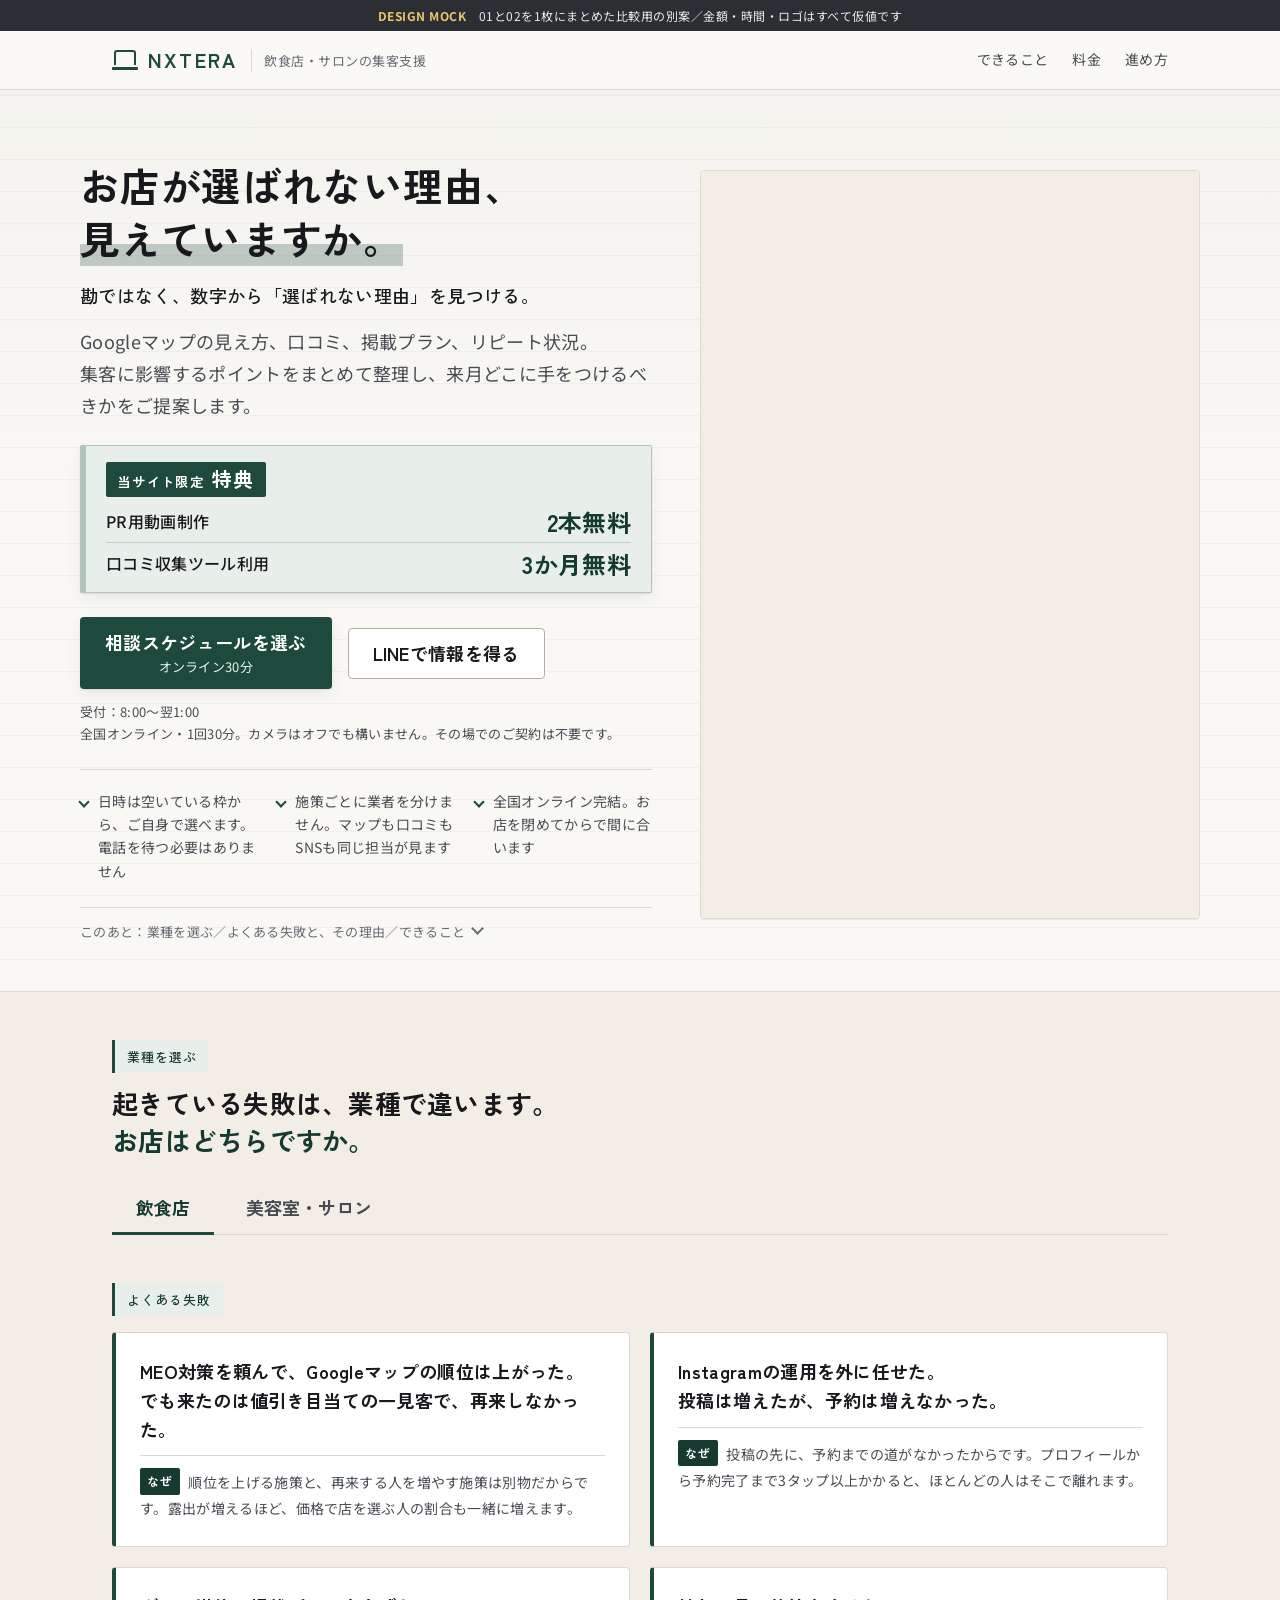
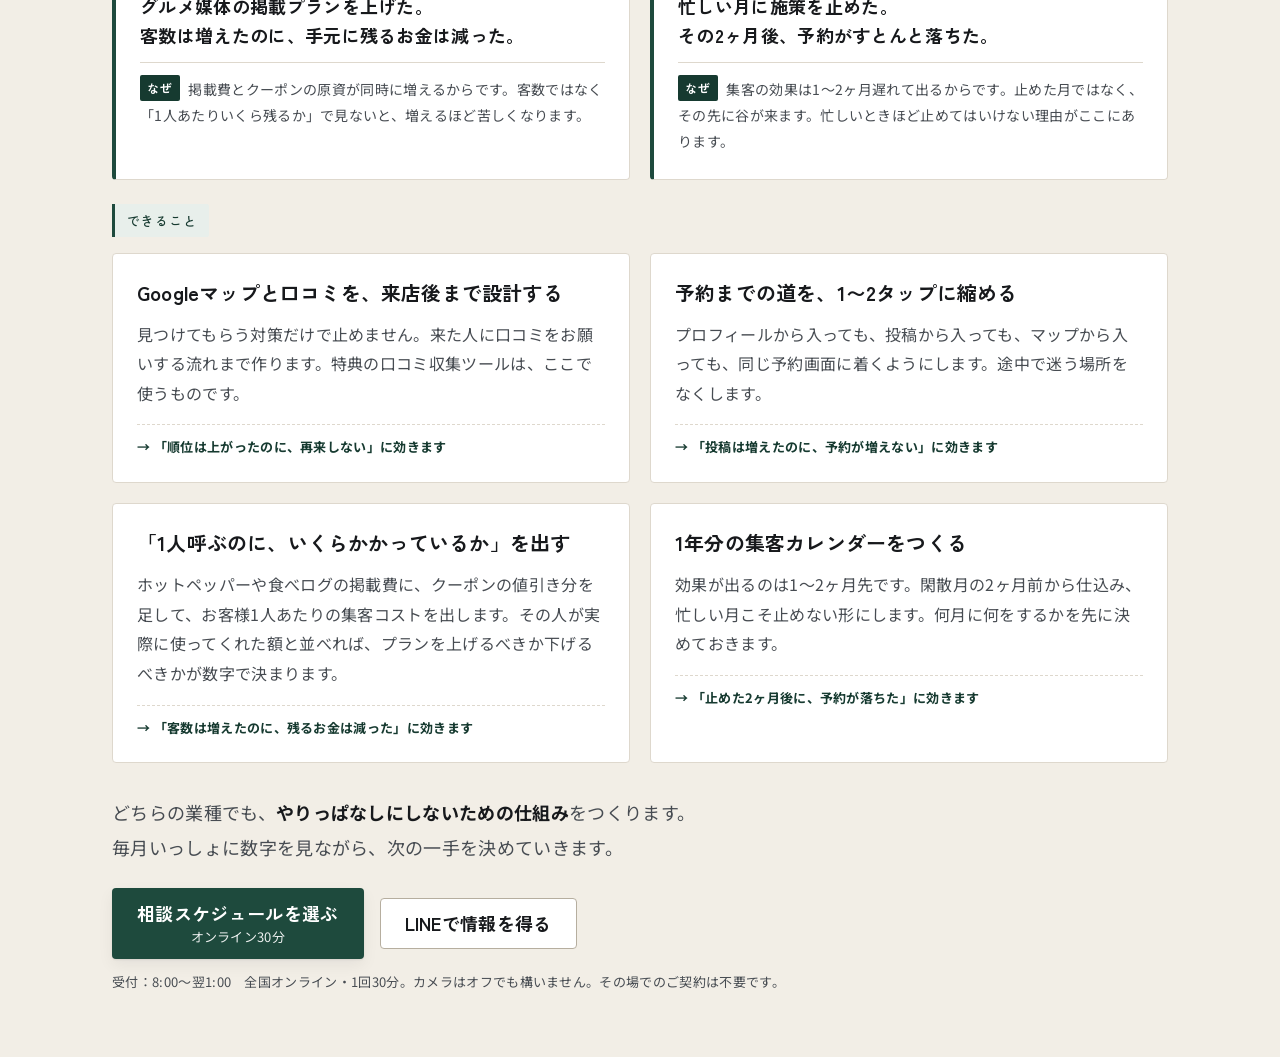
<file: Duo_LPモック/06-shukyaku-tougou.html>
<!doctype html>
<!--
  ============================================================
  NXTERA / 集客LP（飲食・理美容の統合版）— 比較検討用のモック。
  01（飲食）と02（理美容）を1枚にまとめたらどうなるか、を見るためのファイル。
  01・02はそのまま残してあるので、置き換えではなく別案として比較する。

  【構成】
   FV（業種共通）→ 業種タブ →〔よくある失敗／できること〕→ CTA
   タブで飲食・理美容を切り替える。切り替わるのはタブから下だけ。

  【仮値の注記】
   - ロゴ「NXTERA」はテキスト仮置き。
   - 相談時間「30分」、受付時間「8:00〜翌1:00」は仮値です。
   - 写真はAI生成の仮画像。業種が特定できない構図にしてある。
   - 本番は同構図で撮影する前提。
   - 実績数値は意図的に一切掲載していません。
  ============================================================
-->
<html lang="ja">
<head>
<meta charset="utf-8">
<meta name="viewport" content="width=device-width, initial-scale=1">
<title>NXTERA｜集客LP（統合版）モック</title>
<link rel="preconnect" href="https://fonts.googleapis.com">
<link rel="preconnect" href="https://fonts.gstatic.com" crossorigin>
<link href="https://fonts.googleapis.com/css2?family=Noto+Sans+JP:wght@400;500;700&family=Zen+Kaku+Gothic+New:wght@400;500;700&display=swap" rel="stylesheet">
<link rel="stylesheet" href="tokens.css">
</head>
<body data-domain="tougou">

<p class="mockflag"><b>DESIGN MOCK</b>　01と02を1枚にまとめた比較用の別案／金額・時間・ロゴはすべて仮値です</p>

<header class="hd">
  <div class="wrap hd__in">
    <a class="logo" href="#"><span class="logo__mark" aria-hidden="true"></span>
      <span class="logo__txt">
        <span class="logo__type">NXTERA</span>
      </span>
      <span class="logo__sub">飲食店・サロンの集客支援</span>
    </a>
    <nav class="hd__nav">
      <a href="#">できること</a>
      <a href="#">料金</a>
      <a href="#">進め方</a>
    </nav>
  </div>
</header>

<main class="fv">
  <div class="wrap fv__in">

    <div>
      <h1 class="catch">お店が選ばれない理由、<br><em>見えていますか。</em></h1>

      <p class="catch-sub">勘ではなく、数字から「選ばれない理由」を見つける。</p>

      <p class="sub">Googleマップの見え方、口コミ、掲載プラン、リピート状況。<br>集客に影響するポイントをまとめて整理し、来月どこに手をつけるべきかをご提案します。</p>

      <div class="komi komi--strong">
        <div class="komi__body">
          <p class="komi__lead"><span class="komi__lead-s">当サイト限定</span><span class="komi__lead-b">特典</span></p>
          <ul class="komi__list">
            <li><span class="komi__item">PR用動画制作</span><span class="komi__q">2本無料</span></li>
            <li><span class="komi__item">口コミ収集ツール利用</span><span class="komi__q">3か月無料</span></li>
          </ul>
        </div>
      </div>

      <div class="ctas">
        <a class="btn btn--main" href="07-yoyaku.html">相談スケジュールを選ぶ
          <span class="btn__note">オンライン30分</span>
        </a>
        <a class="btn btn--sub" href="#">LINEで情報を得る</a>
      </div>

      <p class="ctanote">受付：8:00〜翌1:00<br>全国オンライン・1回30分。カメラはオフでも構いません。その場でのご契約は不要です。</p>

      <div class="trust">
        <ul>
          <li>日時は空いている枠から、ご自身で選べます。電話を待つ必要はありません</li>
          <li>施策ごとに業者を分けません。マップも口コミもSNSも同じ担当が見ます</li>
          <li>全国オンライン完結。お店を閉めてからで間に合います</li>
        </ul>
      </div>

      <p class="more">このあと：業種を選ぶ／よくある失敗と、その理由／できること</p>
    </div>

    <!-- 業種を特定しない1枚。一般クエリの受け皿のため、どちらのオーナーにも自分に見える絵にする -->
    <aside class="shot" aria-label="閉店後のカウンターで締め作業をする店主の写真">
      <picture>
        <source media="(max-width:859px)" srcset="images/06-tougou-sp.webp" width="800" height="533">
        <img class="shot__img" src="images/06-tougou-hero-v.webp"
           width="880" height="1320" loading="eager" decoding="async"
           alt="閉店後のカウンター。レジ、伝票の束、電卓、書きかけの帳面を前にして、スマートフォンを見る店主。">
      </picture>
    </aside>

  </div>
</main>

<section class="sec" id="gyoushu">
  <div class="wrap">
    <p class="eyebrow">業種を選ぶ</p>
    <h2 class="sec__h">起きている失敗は、業種で違います。<br><em>お店はどちらですか。</em></h2>

    <div class="tabs" role="tablist" aria-label="業種">
      <button class="tab" role="tab" id="tab-inshoku" aria-controls="panel-inshoku" aria-selected="true">飲食店</button>
      <button class="tab" role="tab" id="tab-biyo" aria-controls="panel-biyo" aria-selected="false" tabindex="-1">美容室・サロン</button>
    </div>

    <!-- ============ 飲食 ============ -->
    <div class="panel" role="tabpanel" id="panel-inshoku" aria-labelledby="tab-inshoku" tabindex="0">

      <p class="eyebrow eyebrow--sub">よくある失敗</p>
      <ul class="fails">
        <li class="fail">
          <p class="fail__q">MEO対策を頼んで、Googleマップの順位は上がった。<br>でも来たのは値引き目当ての一見客で、再来しなかった。</p>
          <p class="fail__a"><span class="fail__mark">なぜ</span>順位を上げる施策と、再来する人を増やす施策は別物だからです。露出が増えるほど、価格で店を選ぶ人の割合も一緒に増えます。</p>
        </li>
        <li class="fail">
          <p class="fail__q">Instagramの運用を外に任せた。<br>投稿は増えたが、予約は増えなかった。</p>
          <p class="fail__a"><span class="fail__mark">なぜ</span>投稿の先に、予約までの道がなかったからです。プロフィールから予約完了まで3タップ以上かかると、ほとんどの人はそこで離れます。</p>
        </li>
        <li class="fail">
          <p class="fail__q">グルメ媒体の掲載プランを上げた。<br>客数は増えたのに、手元に残るお金は減った。</p>
          <p class="fail__a"><span class="fail__mark">なぜ</span>掲載費とクーポンの原資が同時に増えるからです。客数ではなく「1人あたりいくら残るか」で見ないと、増えるほど苦しくなります。</p>
        </li>
        <li class="fail">
          <p class="fail__q">忙しい月に施策を止めた。<br>その2ヶ月後、予約がすとんと落ちた。</p>
          <p class="fail__a"><span class="fail__mark">なぜ</span>集客の効果は1〜2ヶ月遅れて出るからです。止めた月ではなく、その先に谷が来ます。忙しいときほど止めてはいけない理由がここにあります。</p>
        </li>
      </ul>

      <p class="eyebrow eyebrow--sub">できること</p>
      <ul class="shien">
        <li class="card">
          <h3 class="card__h">Googleマップと口コミを、来店後まで設計する</h3>
          <p class="card__d">見つけてもらう対策だけで止めません。来た人に口コミをお願いする流れまで作ります。特典の口コミ収集ツールは、ここで使うものです。</p>
          <p class="card__to">「順位は上がったのに、再来しない」に効きます</p>
        </li>
        <li class="card">
          <h3 class="card__h">予約までの道を、1〜2タップに縮める</h3>
          <p class="card__d">プロフィールから入っても、投稿から入っても、マップから入っても、同じ予約画面に着くようにします。途中で迷う場所をなくします。</p>
          <p class="card__to">「投稿は増えたのに、予約が増えない」に効きます</p>
        </li>
        <li class="card">
          <h3 class="card__h">「1人呼ぶのに、いくらかかっているか」を出す</h3>
          <p class="card__d">ホットペッパーや食べログの掲載費に、クーポンの値引き分を足して、お客様1人あたりの集客コストを出します。その人が実際に使ってくれた額と並べれば、プランを上げるべきか下げるべきかが数字で決まります。</p>
          <p class="card__to">「客数は増えたのに、残るお金は減った」に効きます</p>
        </li>
        <li class="card">
          <h3 class="card__h">1年分の集客カレンダーをつくる</h3>
          <p class="card__d">効果が出るのは1〜2ヶ月先です。閑散月の2ヶ月前から仕込み、忙しい月こそ止めない形にします。何月に何をするかを先に決めておきます。</p>
          <p class="card__to">「止めた2ヶ月後に、予約が落ちた」に効きます</p>
        </li>
      </ul>
    </div>

    <!-- ============ 理美容 ============ -->
    <div class="panel" role="tabpanel" id="panel-biyo" aria-labelledby="tab-biyo" tabindex="0" hidden>

      <p class="eyebrow eyebrow--sub">よくある失敗</p>
      <ul class="fails">
        <li class="fail">
          <p class="fail__q">掲載プランを上げて、新規は増えた。<br>でも2回目に来てくれる人は、増えなかった。</p>
          <p class="fail__a"><span class="fail__mark">なぜ</span>クーポンで来た人は、次もクーポンのある店を探すからです。掲載を強くするほど、価格でサロンを選ぶ人の割合が増えます。</p>
        </li>
        <li class="fail">
          <p class="fail__q">Instagramにスタイル写真を出し続けた。<br>フォロワーは増えたが、予約は増えなかった。</p>
          <p class="fail__a"><span class="fail__mark">なぜ</span>見ているのが同業とサロン好きで、通える距離の人ではなかったからです。届く相手を決めないまま出し続けても、予約には変わりません。</p>
        </li>
        <li class="fail">
          <p class="fail__q">次回予約の声かけをスタッフに任せた。<br>人によってばらつき、そのうち誰もやらなくなった。</p>
          <p class="fail__a"><span class="fail__mark">なぜ</span>やり方が個人の裁量のままだからです。忙しい日から先に崩れ、一度崩れると戻りません。</p>
        </li>
        <li class="fail">
          <p class="fail__q">クーポンの割引を小さくしたら、客足が落ちた。<br>戻そうとしたら、元の単価に戻せなくなっていた。</p>
          <p class="fail__a"><span class="fail__mark">なぜ</span>値引きで集めた客層にとっては、値引きが来店の条件だからです。同じ客層のまま単価だけを戻すことはできません。</p>
        </li>
      </ul>

      <p class="eyebrow eyebrow--sub">できること</p>
      <ul class="shien">
        <li class="card">
          <h3 class="card__h">クーポン以外の入口を増やす</h3>
          <p class="card__d">掲載は残したまま、Googleマップ・口コミ・紹介からの流入を育てます。価格以外の理由で選ばれる入口が増えるほど、掲載への依存が下がります。特典の口コミ収集ツールは、ここで使うものです。</p>
          <p class="card__to">「新規は増えたのに、2回目が増えない」に効きます</p>
        </li>
        <li class="card">
          <h3 class="card__h">Instagramを「通える人に届く」設定に変える</h3>
          <p class="card__d">投稿の内容と位置情報、プロフィールからの導線を見直して、通える距離の人に届くようにします。予約までのタップ数も減らします。</p>
          <p class="card__to">「フォロワーは増えたのに、予約が増えない」に効きます</p>
        </li>
        <li class="card">
          <h3 class="card__h">次回予約を、個人技から仕組みに変える</h3>
          <p class="card__d">お会計のときの声かけを裁量に任せず、誰がやっても同じ流れになる形にします。次に来る日が決まっている人が増えれば、月ごとの予約の波も読めるようになります。</p>
          <p class="card__to">「声かけが人によってばらついた」に効きます</p>
        </li>
        <li class="card">
          <h3 class="card__h">「1人呼ぶのに、いくらかかっているか」を出す</h3>
          <p class="card__d">掲載費にクーポンの値引き分を足して、お客様1人あたりの集客コストを出します。単価を戻す手順も、いつからどれだけ動かすかも、その数字をもとに決めます。</p>
          <p class="card__to">「元の単価に戻せなくなった」に効きます</p>
        </li>
      </ul>
    </div>

    <p class="sec__close">どちらの業種でも、<b>やりっぱなしにしないための仕組み</b>をつくります。<br>
    毎月いっしょに数字を見ながら、次の一手を決めていきます。</p>

    <div class="ctas ctas--center">
      <a class="btn btn--main" href="07-yoyaku.html">相談スケジュールを選ぶ
        <span class="btn__note">オンライン30分</span>
      </a>
      <a class="btn btn--sub" href="#">LINEで情報を得る</a>
    </div>
    <p class="ctanote ctanote--center">受付：8:00〜翌1:00　全国オンライン・1回30分。カメラはオフでも構いません。その場でのご契約は不要です。</p>
  </div>
</section>

<nav class="bar" aria-label="主要アクション">
  <a class="bar__s" href="#">LINEで<br>情報</a>
  <a class="bar__p" href="07-yoyaku.html">日程を選ぶ<small>8:00〜翌1:00</small></a>
  <a class="bar__s" href="#gyoushu">業種を<br>選ぶ</a>
</nav>

<script>
(function () {
  var tabs = Array.prototype.slice.call(document.querySelectorAll('.tab'));
  if (!tabs.length) return;

  function select(tab) {
    tabs.forEach(function (t) {
      var on = (t === tab);
      t.setAttribute('aria-selected', on ? 'true' : 'false');
      t.tabIndex = on ? 0 : -1;
      document.getElementById(t.getAttribute('aria-controls')).hidden = !on;
    });
  }

  tabs.forEach(function (tab, i) {
    tab.addEventListener('click', function () { select(tab); });
    tab.addEventListener('keydown', function (e) {
      var d = e.key === 'ArrowRight' ? 1 : e.key === 'ArrowLeft' ? -1 : 0;
      if (!d) return;
      e.preventDefault();
      var next = tabs[(i + d + tabs.length) % tabs.length];
      select(next);
      next.focus();
    });
  });
})();
</script>

<script>
  /* 戻る操作やブラウザのスクロール位置の復元で、ページ途中から表示されることがある。
     ハッシュ指定がないときは必ず先頭から見せる。 */
  if ('scrollRestoration' in history) history.scrollRestoration = 'manual';
  window.addEventListener('load', function () {
    if (!location.hash) window.scrollTo(0, 0);
  });
</script>

</body>
</html>
</file>
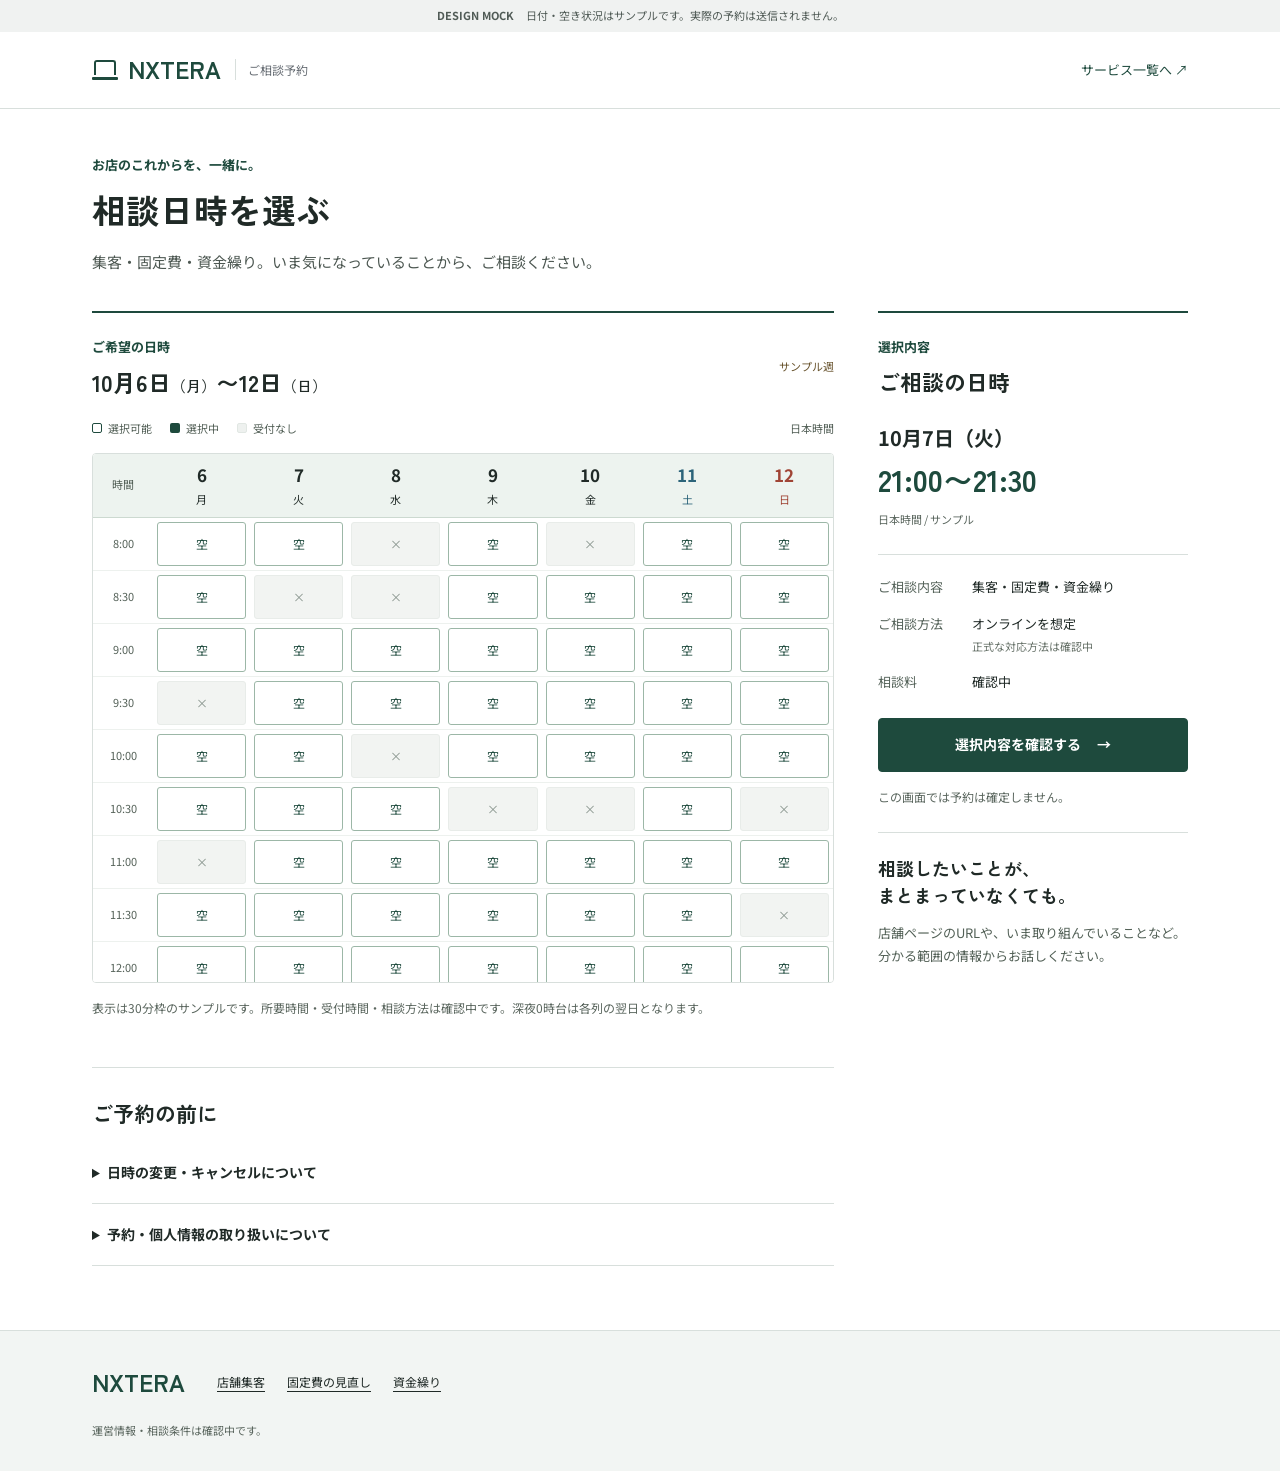
<file: Duo_LPモック/07-yoyaku.html>
<!doctype html>
<!-- Booking design mock. Availability, duration and reception hours are samples; no reservation is submitted. -->
<html lang="ja">
<head>
<meta charset="utf-8">
<meta name="viewport" content="width=device-width, initial-scale=1">
<meta name="robots" content="noindex, nofollow">
<title>相談日時を選ぶ｜NXTERA</title>
<link rel="preconnect" href="https://fonts.googleapis.com">
<link rel="preconnect" href="https://fonts.gstatic.com" crossorigin>
<link href="https://fonts.googleapis.com/css2?family=Noto+Sans+JP:wght@400;500;700&amp;family=Zen+Kaku+Gothic+New:wght@400;500;700&amp;display=swap" rel="stylesheet">
<link rel="stylesheet" href="tokens.css">
<link rel="stylesheet" href="07-yoyaku.css?v=20260917-1">
<script src="07-yoyaku.js?v=20260917-1" defer></script>
</head>
<body class="booking-page" data-domain="shindan" id="top">
<a class="booking-skip" href="#yoyaku">日時の選択へ</a>
<p class="booking-mock"><b>DESIGN MOCK</b> 日付・空き状況はサンプルです。実際の予約は送信されません。</p>
<header class="hd"><div class="wrap hd__in">
<a class="logo" href="index.html" aria-label="NXTERA モック一覧へ"><span class="logo__mark" aria-hidden="true"></span><span class="logo__type">NXTERA</span><span class="logo__sub">ご相談予約</span></a>
<a class="booking-back" href="index.html">サービス一覧へ <span aria-hidden="true">↗</span></a>
</div></header>
<main class="wrap booking-main">
<div class="booking-intro"><p class="booking-kicker">お店のこれからを、一緒に。</p><h1>相談日時を選ぶ</h1><p>集客・固定費・資金繰り。<br class="sp-break">いま気になっていることから、ご相談ください。</p></div>
<div class="booking-layout">
<section class="booking-calendar" id="yoyaku" aria-labelledby="calendar-title">
<div class="booking-section-head"><div><p class="booking-kicker">ご希望の日時</p><h2 id="calendar-title">10月6日<span>（月）</span>〜12日<span>（日）</span></h2></div><span class="booking-sample">サンプル週</span></div>
<div class="cal-legend" aria-label="カレンダーの凡例"><span><i class="legend-open"></i>選択可能</span><span><i class="legend-picked"></i>選択中</span><span><i class="legend-closed"></i>受付なし</span><span class="booking-timezone">日本時間</span></div>
<div class="cal-scroll" tabindex="0" role="region" aria-label="相談枠カレンダー">
<table class="cal cal--fine">
          <caption class="sr-only">相談枠のサンプル。10月6日から12日。深夜0時台は各列の翌日です。</caption>
          <thead>
            <tr>
              <th scope="col" class="rowlabel">時間</th>
              <th scope="col">6<b>月</b></th>
              <th scope="col">7<b>火</b></th>
              <th scope="col">8<b>水</b></th>
              <th scope="col">9<b>木</b></th>
              <th scope="col">10<b>金</b></th>
              <th scope="col" class="sat">11<b>土</b></th>
              <th scope="col" class="sun">12<b>日</b></th>
            </tr>
          </thead>
          <tbody>
            <tr>
              <th scope="row" class="rowlabel">8:00</th>
              <td><button class="slot--open" type="button" aria-pressed="false">空</button></td>
              <td><button class="slot--open" type="button" aria-pressed="false">空</button></td>
              <td><button class="slot" disabled>×</button></td>
              <td><button class="slot--open" type="button" aria-pressed="false">空</button></td>
              <td><button class="slot" disabled>×</button></td>
              <td><button class="slot--open" type="button" aria-pressed="false">空</button></td>
              <td><button class="slot--open" type="button" aria-pressed="false">空</button></td>
            </tr>
            <tr>
              <th scope="row" class="rowlabel">8:30</th>
              <td><button class="slot--open" type="button" aria-pressed="false">空</button></td>
              <td><button class="slot" disabled>×</button></td>
              <td><button class="slot" disabled>×</button></td>
              <td><button class="slot--open" type="button" aria-pressed="false">空</button></td>
              <td><button class="slot--open" type="button" aria-pressed="false">空</button></td>
              <td><button class="slot--open" type="button" aria-pressed="false">空</button></td>
              <td><button class="slot--open" type="button" aria-pressed="false">空</button></td>
            </tr>
            <tr>
              <th scope="row" class="rowlabel">9:00</th>
              <td><button class="slot--open" type="button" aria-pressed="false">空</button></td>
              <td><button class="slot--open" type="button" aria-pressed="false">空</button></td>
              <td><button class="slot--open" type="button" aria-pressed="false">空</button></td>
              <td><button class="slot--open" type="button" aria-pressed="false">空</button></td>
              <td><button class="slot--open" type="button" aria-pressed="false">空</button></td>
              <td><button class="slot--open" type="button" aria-pressed="false">空</button></td>
              <td><button class="slot--open" type="button" aria-pressed="false">空</button></td>
            </tr>
            <tr>
              <th scope="row" class="rowlabel">9:30</th>
              <td><button class="slot" disabled>×</button></td>
              <td><button class="slot--open" type="button" aria-pressed="false">空</button></td>
              <td><button class="slot--open" type="button" aria-pressed="false">空</button></td>
              <td><button class="slot--open" type="button" aria-pressed="false">空</button></td>
              <td><button class="slot--open" type="button" aria-pressed="false">空</button></td>
              <td><button class="slot--open" type="button" aria-pressed="false">空</button></td>
              <td><button class="slot--open" type="button" aria-pressed="false">空</button></td>
            </tr>
            <tr>
              <th scope="row" class="rowlabel">10:00</th>
              <td><button class="slot--open" type="button" aria-pressed="false">空</button></td>
              <td><button class="slot--open" type="button" aria-pressed="false">空</button></td>
              <td><button class="slot" disabled>×</button></td>
              <td><button class="slot--open" type="button" aria-pressed="false">空</button></td>
              <td><button class="slot--open" type="button" aria-pressed="false">空</button></td>
              <td><button class="slot--open" type="button" aria-pressed="false">空</button></td>
              <td><button class="slot--open" type="button" aria-pressed="false">空</button></td>
            </tr>
            <tr>
              <th scope="row" class="rowlabel">10:30</th>
              <td><button class="slot--open" type="button" aria-pressed="false">空</button></td>
              <td><button class="slot--open" type="button" aria-pressed="false">空</button></td>
              <td><button class="slot--open" type="button" aria-pressed="false">空</button></td>
              <td><button class="slot" disabled>×</button></td>
              <td><button class="slot" disabled>×</button></td>
              <td><button class="slot--open" type="button" aria-pressed="false">空</button></td>
              <td><button class="slot" disabled>×</button></td>
            </tr>
            <tr>
              <th scope="row" class="rowlabel">11:00</th>
              <td><button class="slot" disabled>×</button></td>
              <td><button class="slot--open" type="button" aria-pressed="false">空</button></td>
              <td><button class="slot--open" type="button" aria-pressed="false">空</button></td>
              <td><button class="slot--open" type="button" aria-pressed="false">空</button></td>
              <td><button class="slot--open" type="button" aria-pressed="false">空</button></td>
              <td><button class="slot--open" type="button" aria-pressed="false">空</button></td>
              <td><button class="slot--open" type="button" aria-pressed="false">空</button></td>
            </tr>
            <tr>
              <th scope="row" class="rowlabel">11:30</th>
              <td><button class="slot--open" type="button" aria-pressed="false">空</button></td>
              <td><button class="slot--open" type="button" aria-pressed="false">空</button></td>
              <td><button class="slot--open" type="button" aria-pressed="false">空</button></td>
              <td><button class="slot--open" type="button" aria-pressed="false">空</button></td>
              <td><button class="slot--open" type="button" aria-pressed="false">空</button></td>
              <td><button class="slot--open" type="button" aria-pressed="false">空</button></td>
              <td><button class="slot" disabled>×</button></td>
            </tr>
            <tr>
              <th scope="row" class="rowlabel">12:00</th>
              <td><button class="slot--open" type="button" aria-pressed="false">空</button></td>
              <td><button class="slot--open" type="button" aria-pressed="false">空</button></td>
              <td><button class="slot--open" type="button" aria-pressed="false">空</button></td>
              <td><button class="slot--open" type="button" aria-pressed="false">空</button></td>
              <td><button class="slot--open" type="button" aria-pressed="false">空</button></td>
              <td><button class="slot--open" type="button" aria-pressed="false">空</button></td>
              <td><button class="slot--open" type="button" aria-pressed="false">空</button></td>
            </tr>
            <tr>
              <th scope="row" class="rowlabel">12:30</th>
              <td><button class="slot--open" type="button" aria-pressed="false">空</button></td>
              <td><button class="slot--open" type="button" aria-pressed="false">空</button></td>
              <td><button class="slot" disabled>×</button></td>
              <td><button class="slot" disabled>×</button></td>
              <td><button class="slot" disabled>×</button></td>
              <td><button class="slot--open" type="button" aria-pressed="false">空</button></td>
              <td><button class="slot" disabled>×</button></td>
            </tr>
            <tr>
              <th scope="row" class="rowlabel">13:00</th>
              <td><button class="slot--open" type="button" aria-pressed="false">空</button></td>
              <td><button class="slot" disabled>×</button></td>
              <td><button class="slot" disabled>×</button></td>
              <td><button class="slot--open" type="button" aria-pressed="false">空</button></td>
              <td><button class="slot--open" type="button" aria-pressed="false">空</button></td>
              <td><button class="slot" disabled>×</button></td>
              <td><button class="slot--open" type="button" aria-pressed="false">空</button></td>
            </tr>
            <tr>
              <th scope="row" class="rowlabel">13:30</th>
              <td><button class="slot--open" type="button" aria-pressed="false">空</button></td>
              <td><button class="slot--open" type="button" aria-pressed="false">空</button></td>
              <td><button class="slot--open" type="button" aria-pressed="false">空</button></td>
              <td><button class="slot--open" type="button" aria-pressed="false">空</button></td>
              <td><button class="slot--open" type="button" aria-pressed="false">空</button></td>
              <td><button class="slot--open" type="button" aria-pressed="false">空</button></td>
              <td><button class="slot--open" type="button" aria-pressed="false">空</button></td>
            </tr>
            <tr>
              <th scope="row" class="rowlabel">14:00</th>
              <td><button class="slot--open" type="button" aria-pressed="false">空</button></td>
              <td><button class="slot--open" type="button" aria-pressed="false">空</button></td>
              <td><button class="slot--open" type="button" aria-pressed="false">空</button></td>
              <td><button class="slot" disabled>×</button></td>
              <td><button class="slot--open" type="button" aria-pressed="false">空</button></td>
              <td><button class="slot" disabled>×</button></td>
              <td><button class="slot--open" type="button" aria-pressed="false">空</button></td>
            </tr>
            <tr>
              <th scope="row" class="rowlabel">14:30</th>
              <td><button class="slot--open" type="button" aria-pressed="false">空</button></td>
              <td><button class="slot--open" type="button" aria-pressed="false">空</button></td>
              <td><button class="slot--open" type="button" aria-pressed="false">空</button></td>
              <td><button class="slot--open" type="button" aria-pressed="false">空</button></td>
              <td><button class="slot" disabled>×</button></td>
              <td><button class="slot--open" type="button" aria-pressed="false">空</button></td>
              <td><button class="slot--open" type="button" aria-pressed="false">空</button></td>
            </tr>
            <tr>
              <th scope="row" class="rowlabel">15:00</th>
              <td><button class="slot--open" type="button" aria-pressed="false">空</button></td>
              <td><button class="slot--open" type="button" aria-pressed="false">空</button></td>
              <td><button class="slot--open" type="button" aria-pressed="false">空</button></td>
              <td><button class="slot" disabled>×</button></td>
              <td><button class="slot--open" type="button" aria-pressed="false">空</button></td>
              <td><button class="slot--open" type="button" aria-pressed="false">空</button></td>
              <td><button class="slot" disabled>×</button></td>
            </tr>
            <tr>
              <th scope="row" class="rowlabel">15:30</th>
              <td><button class="slot--open" type="button" aria-pressed="false">空</button></td>
              <td><button class="slot" disabled>×</button></td>
              <td><button class="slot--open" type="button" aria-pressed="false">空</button></td>
              <td><button class="slot--open" type="button" aria-pressed="false">空</button></td>
              <td><button class="slot--open" type="button" aria-pressed="false">空</button></td>
              <td><button class="slot--open" type="button" aria-pressed="false">空</button></td>
              <td><button class="slot--open" type="button" aria-pressed="false">空</button></td>
            </tr>
            <tr>
              <th scope="row" class="rowlabel">16:00</th>
              <td><button class="slot--open" type="button" aria-pressed="false">空</button></td>
              <td><button class="slot--open" type="button" aria-pressed="false">空</button></td>
              <td><button class="slot--open" type="button" aria-pressed="false">空</button></td>
              <td><button class="slot--open" type="button" aria-pressed="false">空</button></td>
              <td><button class="slot--open" type="button" aria-pressed="false">空</button></td>
              <td><button class="slot" disabled>×</button></td>
              <td><button class="slot--open" type="button" aria-pressed="false">空</button></td>
            </tr>
            <tr>
              <th scope="row" class="rowlabel">16:30</th>
              <td><button class="slot--open" type="button" aria-pressed="false">空</button></td>
              <td><button class="slot--open" type="button" aria-pressed="false">空</button></td>
              <td><button class="slot--open" type="button" aria-pressed="false">空</button></td>
              <td><button class="slot--open" type="button" aria-pressed="false">空</button></td>
              <td><button class="slot--open" type="button" aria-pressed="false">空</button></td>
              <td><button class="slot--open" type="button" aria-pressed="false">空</button></td>
              <td><button class="slot--open" type="button" aria-pressed="false">空</button></td>
            </tr>
            <tr>
              <th scope="row" class="rowlabel">17:00</th>
              <td><button class="slot--open" type="button" aria-pressed="false">空</button></td>
              <td><button class="slot--open" type="button" aria-pressed="false">空</button></td>
              <td><button class="slot--open" type="button" aria-pressed="false">空</button></td>
              <td><button class="slot--open" type="button" aria-pressed="false">空</button></td>
              <td><button class="slot--open" type="button" aria-pressed="false">空</button></td>
              <td><button class="slot" disabled>×</button></td>
              <td><button class="slot" disabled>×</button></td>
            </tr>
            <tr>
              <th scope="row" class="rowlabel">17:30</th>
              <td><button class="slot" disabled>×</button></td>
              <td><button class="slot--open" type="button" aria-pressed="false">空</button></td>
              <td><button class="slot" disabled>×</button></td>
              <td><button class="slot--open" type="button" aria-pressed="false">空</button></td>
              <td><button class="slot--open" type="button" aria-pressed="false">空</button></td>
              <td><button class="slot--open" type="button" aria-pressed="false">空</button></td>
              <td><button class="slot--open" type="button" aria-pressed="false">空</button></td>
            </tr>
            <tr>
              <th scope="row" class="rowlabel">18:00</th>
              <td><button class="slot" disabled>×</button></td>
              <td><button class="slot" disabled>×</button></td>
              <td><button class="slot--open" type="button" aria-pressed="false">空</button></td>
              <td><button class="slot" disabled>×</button></td>
              <td><button class="slot" disabled>×</button></td>
              <td><button class="slot--open" type="button" aria-pressed="false">空</button></td>
              <td><button class="slot" disabled>×</button></td>
            </tr>
            <tr>
              <th scope="row" class="rowlabel">18:30</th>
              <td><button class="slot--open" type="button" aria-pressed="false">空</button></td>
              <td><button class="slot" disabled>×</button></td>
              <td><button class="slot--open" type="button" aria-pressed="false">空</button></td>
              <td><button class="slot--open" type="button" aria-pressed="false">空</button></td>
              <td><button class="slot" disabled>×</button></td>
              <td><button class="slot" disabled>×</button></td>
              <td><button class="slot--open" type="button" aria-pressed="false">空</button></td>
            </tr>
            <tr>
              <th scope="row" class="rowlabel">19:00</th>
              <td><button class="slot--open" type="button" aria-pressed="false">空</button></td>
              <td><button class="slot--open" type="button" aria-pressed="false">空</button></td>
              <td><button class="slot--open" type="button" aria-pressed="false">空</button></td>
              <td><button class="slot" disabled>×</button></td>
              <td><button class="slot--open" type="button" aria-pressed="false">空</button></td>
              <td><button class="slot--open" type="button" aria-pressed="false">空</button></td>
              <td><button class="slot--open" type="button" aria-pressed="false">空</button></td>
            </tr>
            <tr>
              <th scope="row" class="rowlabel">19:30</th>
              <td><button class="slot--open" type="button" aria-pressed="false">空</button></td>
              <td><button class="slot--open" type="button" aria-pressed="false">空</button></td>
              <td><button class="slot--open" type="button" aria-pressed="false">空</button></td>
              <td><button class="slot" disabled>×</button></td>
              <td><button class="slot--open" type="button" aria-pressed="false">空</button></td>
              <td><button class="slot" disabled>×</button></td>
              <td><button class="slot" disabled>×</button></td>
            </tr>
            <tr>
              <th scope="row" class="rowlabel">20:00</th>
              <td><button class="slot" disabled>×</button></td>
              <td><button class="slot" disabled>×</button></td>
              <td><button class="slot" disabled>×</button></td>
              <td><button class="slot--open" type="button" aria-pressed="false">空</button></td>
              <td><button class="slot--open" type="button" aria-pressed="false">空</button></td>
              <td><button class="slot" disabled>×</button></td>
              <td><button class="slot--open" type="button" aria-pressed="false">空</button></td>
            </tr>
            <tr>
              <th scope="row" class="rowlabel">20:30</th>
              <td><button class="slot--open" type="button" aria-pressed="false">空</button></td>
              <td><button class="slot--open" type="button" aria-pressed="false">空</button></td>
              <td><button class="slot--open" type="button" aria-pressed="false">空</button></td>
              <td><button class="slot--open" type="button" aria-pressed="false">空</button></td>
              <td><button class="slot--open" type="button" aria-pressed="false">空</button></td>
              <td><button class="slot--open" type="button" aria-pressed="false">空</button></td>
              <td><button class="slot" disabled>×</button></td>
            </tr>
            <tr>
              <th scope="row" class="rowlabel">21:00</th>
              <td><button class="slot--open" type="button" aria-pressed="false">空</button></td>
              <td><button class="slot--open" type="button" aria-pressed="true">選択中</button></td>
              <td><button class="slot" disabled>×</button></td>
              <td><button class="slot--open" type="button" aria-pressed="false">空</button></td>
              <td><button class="slot--open" type="button" aria-pressed="false">空</button></td>
              <td><button class="slot--open" type="button" aria-pressed="false">空</button></td>
              <td><button class="slot--open" type="button" aria-pressed="false">空</button></td>
            </tr>
            <tr>
              <th scope="row" class="rowlabel">21:30</th>
              <td><button class="slot--open" type="button" aria-pressed="false">空</button></td>
              <td><button class="slot--open" type="button" aria-pressed="false">空</button></td>
              <td><button class="slot--open" type="button" aria-pressed="false">空</button></td>
              <td><button class="slot--open" type="button" aria-pressed="false">空</button></td>
              <td><button class="slot" disabled>×</button></td>
              <td><button class="slot--open" type="button" aria-pressed="false">空</button></td>
              <td><button class="slot--open" type="button" aria-pressed="false">空</button></td>
            </tr>
            <tr>
              <th scope="row" class="rowlabel">22:00</th>
              <td><button class="slot--open" type="button" aria-pressed="false">空</button></td>
              <td><button class="slot--open" type="button" aria-pressed="false">空</button></td>
              <td><button class="slot--open" type="button" aria-pressed="false">空</button></td>
              <td><button class="slot--open" type="button" aria-pressed="false">空</button></td>
              <td><button class="slot--open" type="button" aria-pressed="false">空</button></td>
              <td><button class="slot--open" type="button" aria-pressed="false">空</button></td>
              <td><button class="slot--open" type="button" aria-pressed="false">空</button></td>
            </tr>
            <tr>
              <th scope="row" class="rowlabel">22:30</th>
              <td><button class="slot" disabled>×</button></td>
              <td><button class="slot--open" type="button" aria-pressed="false">空</button></td>
              <td><button class="slot--open" type="button" aria-pressed="false">空</button></td>
              <td><button class="slot--open" type="button" aria-pressed="false">空</button></td>
              <td><button class="slot--open" type="button" aria-pressed="false">空</button></td>
              <td><button class="slot--open" type="button" aria-pressed="false">空</button></td>
              <td><button class="slot--open" type="button" aria-pressed="false">空</button></td>
            </tr>
            <tr>
              <th scope="row" class="rowlabel">23:00</th>
              <td><button class="slot" disabled>×</button></td>
              <td><button class="slot" disabled>×</button></td>
              <td><button class="slot" disabled>×</button></td>
              <td><button class="slot--open" type="button" aria-pressed="false">空</button></td>
              <td><button class="slot" disabled>×</button></td>
              <td><button class="slot" disabled>×</button></td>
              <td><button class="slot" disabled>×</button></td>
            </tr>
            <tr>
              <th scope="row" class="rowlabel">23:30</th>
              <td><button class="slot--open" type="button" aria-pressed="false">空</button></td>
              <td><button class="slot" disabled>×</button></td>
              <td><button class="slot--open" type="button" aria-pressed="false">空</button></td>
              <td><button class="slot--open" type="button" aria-pressed="false">空</button></td>
              <td><button class="slot--open" type="button" aria-pressed="false">空</button></td>
              <td><button class="slot" disabled>×</button></td>
              <td><button class="slot--open" type="button" aria-pressed="false">空</button></td>
            </tr>
            <tr>
              <th scope="row" class="rowlabel">翌0:00</th>
              <td><button class="slot" disabled>×</button></td>
              <td><button class="slot--open" type="button" aria-pressed="false">空</button></td>
              <td><button class="slot--open" type="button" aria-pressed="false">空</button></td>
              <td><button class="slot" disabled>×</button></td>
              <td><button class="slot--open" type="button" aria-pressed="false">空</button></td>
              <td><button class="slot--open" type="button" aria-pressed="false">空</button></td>
              <td><button class="slot--open" type="button" aria-pressed="false">空</button></td>
            </tr>
            <tr>
              <th scope="row" class="rowlabel">翌0:30</th>
              <td><button class="slot" disabled>×</button></td>
              <td><button class="slot" disabled>×</button></td>
              <td><button class="slot--open" type="button" aria-pressed="false">空</button></td>
              <td><button class="slot--open" type="button" aria-pressed="false">空</button></td>
              <td><button class="slot--open" type="button" aria-pressed="false">空</button></td>
              <td><button class="slot--open" type="button" aria-pressed="false">空</button></td>
              <td><button class="slot--open" type="button" aria-pressed="false">空</button></td>
            </tr>
          </tbody>
        </table>
</div>
<p class="booking-note">表示は30分枠のサンプルです。所要時間・受付時間・相談方法は確認中です。深夜0時台は各列の翌日となります。</p>
</section>
<aside class="booking-summary" aria-labelledby="summary-title">
<p class="booking-kicker">選択内容</p><h2 id="summary-title">ご相談の日時</h2>
<div class="booking-picked" role="status" aria-live="polite" aria-atomic="true"><p id="picked-date">10月7日（火）</p><strong id="picked-time">21:00〜21:30</strong><span>日本時間 / サンプル</span></div>
<dl class="booking-facts"><div><dt>ご相談内容</dt><dd>集客・固定費・資金繰り</dd></div><div><dt>ご相談方法</dt><dd>オンラインを想定<span>正式な対応方法は確認中</span></dd></div><div><dt>相談料</dt><dd>確認中</dd></div></dl>
<button type="button" class="booking-button" id="review-booking" disabled>選択内容を確認する <span aria-hidden="true">→</span></button>
<p class="booking-note">この画面では予約は確定しません。</p>
<noscript><p class="booking-note">日時の選択にはJavaScriptが必要です。実際の予約は受け付けていません。</p></noscript>
<div class="booking-prep"><h3>相談したいことが、<br>まとまっていなくても。</h3><p>店舗ページのURLや、いま取り組んでいることなど。分かる範囲の情報からお話しください。</p></div>
</aside>
</div>
<section class="booking-help" aria-labelledby="help-title"><h2 id="help-title">ご予約の前に</h2>
<details><summary>日時の変更・キャンセルについて</summary><p>変更・キャンセルの期限、連絡方法、料金の有無は確認中です。正式な予約受付を開始する前にご案内します。</p></details>
<details><summary>予約・個人情報の取り扱いについて</summary><p>現在は日時を選ぶ操作を確認するモックです。氏名・連絡先の入力や外部送信は行いません。正式な予約先・運営情報・個人情報の取り扱い方針は公開前に確定します。</p></details>
</section>
</main>
<footer class="booking-footer"><div class="wrap"><p class="booking-brand">NXTERA</p><nav aria-label="サービスページ"><a href="01-shukyaku-tougou.html">店舗集客</a><a href="04-kotehi.html">固定費の見直し</a><a href="05-shikinguri.html">資金繰り</a></nav><p>運営情報・相談条件は確認中です。</p></div></footer>
<dialog class="booking-dialog" id="booking-review" aria-labelledby="review-title" aria-describedby="review-note">
<p class="booking-kicker">選択内容の確認</p><h2 id="review-title">ご希望の日時</h2><p class="booking-review-date" id="review-date"></p><p id="review-note">日時選択のモックです。予約は送信・確定されていません。</p><p class="booking-note">正式な受付先と相談条件は、公開前に確定します。</p><button type="button" class="booking-button" id="close-review">日時選択に戻る</button>
</dialog>
</body>
</html>
</file>
<file: Duo_LPモック/tokens.css>
/* ============================================================
   NXTERA / デザイントークン + 共通コンポーネント
   これは「ファーストビューのみ」のデザインモック用スタイルです。
   数値・金額・時間はすべて仮値。実績数値は一切含みません。

   使い方:
     <body data-domain="inshoku|biyo|kotehi|shikin|shindan">
   トークン（--c-accent 系）の差し替えだけで領域を切り替えます。
   ============================================================ */

/* ---------- 1. Color ----------
   背景は紙のようなウォームオフホワイト。競合（MEO/SNS代行）に多い
   白地＋青紫グラデ＋蛍光オレンジCTAから距離を取るための土台。   */
:root{
  --c-bg:            #FAF8F4;   /* 紙 */
  --c-bg-sunk:       #F2EEE6;   /* 一段沈んだ面（帯・図の地） */
  --c-surface:       #FFFFFF;
  --c-ink:           #17191C;   /* 本文  on --c-bg = 約15.6:1 */
  --c-ink-2:         #474C52;   /* 副文  on --c-bg = 約8.4:1  */
  --c-ink-3:         #666C73;   /* 注記  on --c-bg = 約5.0:1  */
  --c-line:          #DED8CD;
  --c-line-strong:   #B6AE9F;

  /* ブランド色：深い墨緑。帳簿・実務・落ち着き。白文字で約10:1 */
  --c-brand:         #1E4A3D;
  --c-brand-deep:    #163A30;
  --c-brand-soft:    #E8EFEB;

  /* 領域アクセント（既定＝ブランド色） */
  --c-accent:        var(--c-brand);
  --c-accent-deep:   var(--c-brand-deep);
  --c-accent-soft:   var(--c-brand-soft);
  --c-on-accent:     #FFFFFF;

  /* 状態色 */
  --c-ok:            #1F6B45;
  --c-warn:          #8A5A12;
  --c-err:           #9B2C1F;
  --c-info:          #2B5C85;
  --c-focus:         #1B63C9;
  --c-disabled-bg:   #E6E2DA;
  --c-disabled-ink:  #8A8F95;   /* 非活性は意図的に低コントラスト */

  /* ---------- 2. Type ----------
     見出し = Zen Kaku Gothic New（字面が大きく、角がわずかに丸い。
     ゴシックの強さを保ちつつ威圧しない）
     本文  = Noto Sans JP（深夜のスマホ・小さめ表示でも読み負けない） */
  --f-head:'Zen Kaku Gothic New','Hiragino Kaku Gothic ProN','Yu Gothic Medium','Meiryo',sans-serif;
  --f-body:'Noto Sans JP','Hiragino Kaku Gothic ProN','Yu Gothic','Meiryo',sans-serif;
  --f-num:'Zen Kaku Gothic New','Helvetica Neue',Arial,sans-serif;

  /* 文字サイズ段階（本文は16px下限。40〜60代のオーナーが読者） */
  --fs-100: 12px;  /* 注記のみ。3行以上には使わない */
  --fs-200: 13px;
  --fs-300: 14px;
  --fs-400: 16px;  /* 本文 */
  --fs-500: 18px;
  --fs-600: 20px;
  --fs-700: 24px;
  --fs-800: clamp(26px, 7.2vw, 34px);   /* SPキャッチ */
  --fs-900: clamp(30px, 3.6vw, 46px);   /* PCキャッチ */

  --lh-tight: 1.34;
  --lh-base:  1.78;
  --ls-head:  0.01em;
  --ls-body:  0.02em;

  /* ---------- 3. Space（4px単位） ---------- */
  --s-1:4px;  --s-2:8px;  --s-3:12px; --s-4:16px; --s-5:20px;
  --s-6:24px; --s-8:32px; --s-10:40px; --s-12:48px; --s-16:64px;

  /* ---------- 4. Radius ----------
     角丸は最小限。丸め過ぎると「アプリっぽい軽さ」が出て
     コンサルの実務感が落ちるため、2/4/6pxの3段階だけ。 */
  --r-1:2px; --r-2:4px; --r-3:6px;

  /* ---------- 5. Shadow ----------
     影は"浮かせる"のではなく"紙が重なっている"程度。 */
  --sh-1:0 1px 0 rgba(23,25,28,.06);
  --sh-2:0 1px 2px rgba(23,25,28,.08), 0 6px 16px rgba(23,25,28,.06);
  --sh-bar:0 -1px 0 var(--c-line), 0 -8px 24px rgba(23,25,28,.08);

  --tap:48px;              /* 最小タップ領域 */
  --wrap:1120px;
  --bar-h:70px;            /* SP固定CTAバー高 */
}

/* ---------- 領域別トークン差し替え ---------- */
body[data-domain="inshoku"]{        /* 飲食：炭火・窯の赤茶。食欲と活気 */
  --c-accent:#C1440E; --c-accent-deep:#9C360A; --c-accent-soft:#F7E9E0;
  --c-bg:#FBF8F3; --c-bg-sunk:#F4EDE4;
}
body[data-domain="biyo"]{           /* 理美容：くすんだ青灰。清潔感と洗練 */
  --c-accent:#46707F; --c-accent-deep:#375A67; --c-accent-soft:#E6EDEF;
  --c-bg:#F9F9F7; --c-bg-sunk:#EFF0EE;
}
body[data-domain="kotehi"]{         /* 固定費：真鍮・書類の琥珀 */
  --c-accent:#9A6410; --c-accent-deep:#7C500B; --c-accent-soft:#F4ECDC;
}
body[data-domain="shikin"]{         /* 資金繰り：濃紺。金融機関の文脈 */
  --c-accent:#2F5D8C; --c-accent-deep:#264B71; --c-accent-soft:#E5EBF2;
}
body[data-domain="tougou"]{         /* 統合版。業種に寄せずブランド色で通す */
  --c-accent:var(--c-brand); --c-accent-deep:var(--c-brand-deep);
  --c-accent-soft:var(--c-brand-soft);
}
body[data-domain="shindan"]{        /* 診断・予約：ブランド色そのまま */
  --c-accent:var(--c-brand); --c-accent-deep:var(--c-brand-deep);
  --c-accent-soft:var(--c-brand-soft);
}

/* ============================================================
   Base
   ============================================================ */
*,*::before,*::after{box-sizing:border-box;}
html,body{margin:0;padding:0;}
html{-webkit-text-size-adjust:100%;}
body{
  background:var(--c-bg);
  color:var(--c-ink);
  font-family:var(--f-body);
  font-size:var(--fs-400);
  line-height:var(--lh-base);
  letter-spacing:var(--ls-body);
  padding-bottom:calc(var(--bar-h) + env(safe-area-inset-bottom,0px));
}
@media (min-width:860px){ body{padding-bottom:0;} }
h1,h2,h3,p{margin:0;}
a{color:inherit;}
img{max-width:100%;}
:focus-visible{
  outline:3px solid var(--c-focus);
  outline-offset:2px;
  border-radius:var(--r-1);
}
.wrap{width:100%;max-width:var(--wrap);margin-inline:auto;padding-inline:var(--s-5);}
@media (min-width:860px){ .wrap{padding-inline:var(--s-8);} }

/* ============================================================
   Header / ロゴ
   ============================================================ */
.hd{
  border-bottom:1px solid var(--c-line);
  background:color-mix(in srgb, var(--c-bg) 88%, #fff);
  position:sticky; top:0; z-index:30;
  backdrop-filter:saturate(1.1) blur(6px);
}
.hd__in{display:flex;align-items:center;gap:var(--s-4);min-height:58px;}
/* ロゴ「NXTERA」。英字1語のため、旧案のカナ＋ラテン2段組みは解体した。
   マーク＝軒（店）と、その下に引かれた一本の線。
   ※このマークは旧名の語義に合わせて作ったもので、NXTERAとは意味が繋がらない。
     正式ロゴの制作時に見直す前提の仮組み。 */
.logo{display:flex;align-items:center;gap:10px;text-decoration:none;}
.logo__mark{width:26px;height:26px;position:relative;flex:none;}
.logo__mark::before{           /* 軒（店） */
  content:"";position:absolute;left:2px;top:3px;width:22px;height:15px;
  border:2px solid var(--c-brand);border-bottom:none;border-radius:3px 3px 0 0;
}
.logo__mark::after{            /* 足元の線 */
  content:"";position:absolute;left:0;bottom:3px;width:26px;height:3px;
  background:var(--c-accent);border-radius:1px;
}
.logo__txt{display:flex;flex-direction:column;gap:1px;}
.logo__type{                   /* 英字1語。カナ2段組みから単独表記に変更 */
  font-family:var(--f-head);font-weight:700;font-size:20px;
  letter-spacing:.11em;color:var(--c-brand);line-height:1.1;
}
.logo__sub{
  font-size:var(--fs-200);color:var(--c-ink-3);letter-spacing:.04em;
  padding-left:var(--s-3);margin-left:var(--s-1);
  border-left:1px solid var(--c-line);
}
@media (max-width:420px){
  .logo__sub{display:none;}   /* 375pxではサービス名を優先 */
}
.hd__nav{margin-left:auto;display:none;gap:var(--s-6);align-items:center;}
@media (min-width:860px){ .hd__nav{display:flex;} }
.hd__nav a{
  font-size:var(--fs-300);color:var(--c-ink-2);text-decoration:none;
  padding:var(--s-2) 0;border-bottom:2px solid transparent;
}
.hd__nav a:hover{color:var(--c-ink);border-bottom-color:var(--c-accent);}
.hd__tel{font-size:var(--fs-200);color:var(--c-ink-3);display:none;}
@media (min-width:1024px){ .hd__tel{display:block;} }

/* ============================================================
   First View
   ============================================================ */
.fv{position:relative;overflow:hidden;}
/* 地の質感：写真の代わりに、極薄の罫と斜光のみ。装飾は足さない。 */
.fv::before{
  content:"";position:absolute;inset:0;pointer-events:none;
  background:
    linear-gradient(180deg, color-mix(in srgb,var(--c-accent) 6%, transparent) 0%, transparent 42%),
    repeating-linear-gradient(0deg, transparent 0 31px, color-mix(in srgb,var(--c-line) 55%, transparent) 31px 32px);
  opacity:.5;
}
.fv__in{position:relative;padding:var(--s-8) 0 var(--s-6);}
@media (min-width:860px){
  .fv__in{
    display:grid;grid-template-columns:minmax(0,1fr) 380px;
    gap:var(--s-12);align-items:start;padding:var(--s-12) 0 var(--s-10);
  }
}
.eyebrow{
  display:inline-flex;align-items:center;gap:var(--s-2);
  font-family:var(--f-head);font-size:var(--fs-200);font-weight:500;
  letter-spacing:.08em;color:var(--c-accent-deep);
  padding:5px var(--s-3);background:var(--c-accent-soft);
  border-left:3px solid var(--c-accent);border-radius:0 var(--r-1) var(--r-1) 0;
}
.catch{
  font-family:var(--f-head);font-weight:700;
  font-size:var(--fs-800);line-height:var(--lh-tight);
  letter-spacing:var(--ls-head);margin-top:var(--s-5);
  text-wrap:balance;
}
@media (min-width:860px){ .catch{font-size:var(--fs-900);} }
.catch-sub{                    /* キャッチ直下の一行。言い切りの姿勢を短く置く */
  margin-top:var(--s-3);
  font-family:var(--f-head);font-weight:500;
  font-size:var(--fs-400);line-height:1.6;letter-spacing:.02em;
  color:var(--c-ink);
}
@media (min-width:860px){ .catch-sub{font-size:var(--fs-500);margin-top:var(--s-4);} }
.catch em{
  font-style:normal;
  background:linear-gradient(transparent 62%, color-mix(in srgb,var(--c-accent) 26%, transparent) 62%);
}
.sub{
  margin-top:var(--s-4);color:var(--c-ink-2);
  font-size:var(--fs-400);line-height:var(--lh-base);max-width:34em;
}
@media (min-width:860px){ .sub{font-size:var(--fs-500);} }

/* 「込み」帯：請求が増えない約束。FVで最も誤解されたくない要素なので
   ボタンではなく"伝票の帯"として扱う。 */
.komi{
  margin-top:var(--s-6);display:flex;gap:var(--s-3);align-items:flex-start;
  background:var(--c-surface);border:1px solid var(--c-line);
  border-left:4px solid var(--c-accent);border-radius:var(--r-1);
  padding:var(--s-4);box-shadow:var(--sh-1);
}
.komi__tag{
  font-family:var(--f-head);font-weight:700;font-size:var(--fs-200);
  color:var(--c-on-accent);background:var(--c-accent);
  padding:3px 9px;border-radius:var(--r-1);flex:none;letter-spacing:.06em;
  margin-top:2px;
}
.komi__txt{font-size:var(--fs-300);line-height:1.7;color:var(--c-ink);}
@media (min-width:860px){ .komi__txt{font-size:var(--fs-400);} }

/* 込み帯の強調版（.komi--strong）
   景品ではなく「取引内容」として大きく打つための型。
   上限規制がかからないぶん、遠慮せず面積と級数を与えてよい箇所。 */
.komi--strong{
  background:var(--c-accent-soft);
  border-color:color-mix(in srgb,var(--c-accent) 26%, transparent);
  border-left-width:6px;
  padding:var(--s-4) var(--s-5);
  gap:var(--s-4);
  box-shadow:var(--sh-2);
}
/* 強調版はタグを使わず、リード行そのものを見出しとして立てる。
   「特典」がタグとリードで重複していたため、タグ側を廃止した。 */
.komi--strong{ gap:0; }
.komi__body{ flex:1 1 auto; min-width:0; }
.komi__lead{               /* 「当サイト限定」＋「特典」を1枚の帯として塗る */
  display:inline-flex; align-items:baseline; gap:var(--s-2);
  background:var(--c-accent); color:var(--c-on-accent);
  padding:5px 12px 6px; border-radius:var(--r-1);
  font-family:var(--f-head); font-weight:700; line-height:1.2;
}
.komi__lead-s{ font-size:var(--fs-200); letter-spacing:.1em; }
.komi__lead-b{ font-size:var(--fs-500); letter-spacing:.06em; }
.komi__list{ list-style:none; margin:var(--s-3) 0 0; padding:0; display:flex; flex-direction:column; gap:var(--s-2); }
.komi__list li{
  display:flex; align-items:baseline; gap:var(--s-2);
  padding-bottom:var(--s-2);
  border-bottom:1px solid color-mix(in srgb,var(--c-accent) 20%, transparent);
}
.komi__list li:last-child{ border-bottom:0; padding-bottom:0; }
.komi__list li{ align-items:flex-start; }
.komi__item{ font-size:var(--fs-400); font-weight:500; color:var(--c-ink); line-height:1.5; }
.komi__item small{           /* 専門用語を避けた言い換え。何がどこで使えるかを書く */
  display:block; margin-top:3px; font-size:var(--fs-200); font-weight:400;
  color:var(--c-ink-2); line-height:1.6;
}
.komi__q{
  margin-top:1px; margin-left:auto; font-family:var(--f-head); font-weight:700;
  font-size:var(--fs-600); line-height:1; color:var(--c-accent-deep);
  font-variant-numeric:tabular-nums; white-space:nowrap;
}
.komi__note{ margin-top:var(--s-3); font-size:var(--fs-200); color:var(--c-ink-2); line-height:1.6; }
@media (min-width:860px){
  .komi--strong .komi__lead-b{ font-size:var(--fs-600); }
  .komi__q{ font-size:var(--fs-700); }
}

.ctanote{                      /* CTAの直下に受付時間を置く。枠の広さ自体が訴求のため */
  margin-top:var(--s-3); font-size:var(--fs-200);
  color:var(--c-ink-2); line-height:1.7;
}

/* ---------- セクション（FVより下） ---------- */
.sec{
  background:var(--c-bg-sunk);
  border-top:1px solid var(--c-line);
  padding:var(--s-10) 0 var(--s-12);
}
.sec__h{
  font-family:var(--f-head);font-weight:700;
  font-size:clamp(20px,5.2vw,26px);line-height:1.4;
  letter-spacing:var(--ls-head);margin-top:var(--s-3);
  text-wrap:balance;
}
.sec__h em{font-style:normal;color:var(--c-accent-deep);}
.sec__close{
  margin-top:var(--s-8);font-size:var(--fs-400);line-height:1.9;color:var(--c-ink-2);
}
.sec__close b{font-weight:700;color:var(--c-ink);}

/* 失敗の構造：症状（太字）と、その理由（なぜ）の2段で1件 */
.fails{
  list-style:none;margin:var(--s-8) 0 0;padding:0;
  display:grid;gap:var(--s-4);
}
.fail{
  background:var(--c-surface);
  border:1px solid var(--c-line);border-left:4px solid var(--c-accent);
  border-radius:var(--r-2);padding:var(--s-5);
}
.fail__q{
  font-family:var(--f-head);font-weight:700;
  font-size:var(--fs-400);line-height:1.6;color:var(--c-ink);
}
.fail__a{
  margin-top:var(--s-3);padding-top:var(--s-3);
  border-top:1px solid var(--c-line);
  font-size:var(--fs-300);line-height:1.85;color:var(--c-ink-2);
}
.fail__mark{
  display:inline-block;margin-right:var(--s-2);
  font-family:var(--f-head);font-weight:700;font-size:var(--fs-100);
  letter-spacing:.1em;color:var(--c-on-accent);background:var(--c-accent-deep);
  padding:2px 7px;border-radius:var(--r-1);vertical-align:2px;
}
.ctas--center{max-width:680px;}
.ctanote--center{max-width:680px;}
@media (min-width:860px){
  .sec{padding:var(--s-12) 0 var(--s-16);}
  .fails{grid-template-columns:repeat(2,1fr);gap:var(--s-5);}
  .fail{padding:var(--s-6);}
  .fail__q{font-size:var(--fs-500);}
  .sec__close{font-size:var(--fs-500);}
}

/* できること：失敗セクションと交互に地色を変えて、境目を作る */
.sec--alt{background:var(--c-bg);}

.shien{list-style:none;margin:var(--s-8) 0 0;padding:0;display:grid;gap:var(--s-4);}
.card{
  background:var(--c-surface);border:1px solid var(--c-line);
  border-radius:var(--r-2);padding:var(--s-5);
}
.card__h{
  font-family:var(--f-head);font-weight:700;
  font-size:var(--fs-500);line-height:1.5;color:var(--c-ink);
  letter-spacing:var(--ls-head);
}
.card__d{margin-top:var(--s-3);font-size:var(--fs-300);line-height:1.85;color:var(--c-ink-2);}
.card__to{                     /* どの失敗に効くかを明示して、前のセクションを回収する */
  margin-top:var(--s-4);padding-top:var(--s-3);
  border-top:1px dashed var(--c-line);
  font-size:var(--fs-200);line-height:1.6;color:var(--c-accent-deep);font-weight:700;
}
.card__to::before{content:"→ ";}
@media (min-width:860px){
  .shien{grid-template-columns:repeat(2,1fr);gap:var(--s-5);}
  .card{padding:var(--s-6);}
  .card__h{font-size:var(--fs-600);}
  .card__d{font-size:var(--fs-400);}
}

/* ---------- 統合版（01）専用 ---------- */
/* 統合版のFV右カラム。1枚（業種を特定しない写真）に統一した */
@media (min-width:860px){
  body[data-domain="tougou"] .fv__in{grid-template-columns:minmax(0,1fr) 440px;align-items:center;}
}
@media (min-width:1120px){
  body[data-domain="tougou"] .fv__in{grid-template-columns:minmax(0,1fr) 500px;}
}

/* 業種タブ */
.tabs{
  display:flex;gap:var(--s-2);margin-top:var(--s-6);
  border-bottom:1px solid var(--c-line);
}
.tab{
  appearance:none;background:none;border:0;cursor:pointer;
  padding:var(--s-3) var(--s-5);min-height:var(--tap);
  font-family:var(--f-head);font-weight:700;font-size:var(--fs-400);
  color:var(--c-ink-2);border-bottom:3px solid transparent;
  margin-bottom:-1px;transition:color .15s ease,border-color .15s ease;
}
.tab:hover{color:var(--c-ink);}
.tab[aria-selected="true"]{color:var(--c-accent-deep);border-bottom-color:var(--c-accent);}
.tab:focus-visible{outline:2px solid var(--c-accent);outline-offset:2px;}
.panel{padding-top:var(--s-6);}
.panel:focus{outline:none;}
.eyebrow--sub{margin-top:var(--s-6);}
.panel .fails,.panel .shien{margin-top:var(--s-4);}
@media (min-width:860px){
  .tab{font-size:var(--fs-500);padding:var(--s-3) var(--s-6);}
}

/* 計算の図（.dg）
   SVGのプレゼンテーション属性では var() が効かないため、色も書体も必ずクラスで当てる。
   viewBoxは縦積みの420幅。スマホで縮んでも文字が潰れない比率にしてある。 */
.dg{
  margin:var(--s-8) 0 0;max-width:460px;
  background:var(--c-surface);border:1px solid var(--c-line);
  border-radius:var(--r-2);padding:var(--s-5);
}
.dg__h{
  font-family:var(--f-head);font-weight:700;font-size:var(--fs-400);
  color:var(--c-ink);letter-spacing:var(--ls-head);
}
.dg__fig{display:block;width:100%;height:auto;margin-top:var(--s-4);}
.dg__n{
  margin-top:var(--s-4);padding-top:var(--s-3);
  border-top:1px solid var(--c-line);
  font-size:var(--fs-200);line-height:1.8;color:var(--c-ink-2);
}
.dg-box{fill:var(--c-bg-sunk);stroke:var(--c-line-strong);stroke-width:1;}
.dg-fill{fill:var(--c-accent-soft);stroke:var(--c-accent);stroke-width:1.5;}
.dg-t{fill:var(--c-ink);font-family:var(--f-body);font-size:15px;}
.dg-n{fill:var(--c-ink);font-family:var(--f-head);font-size:17px;font-weight:700;}
.dg-op{fill:var(--c-ink-3);font-family:var(--f-head);font-size:17px;font-weight:700;}
.dg-tb{fill:var(--c-accent-deep);font-family:var(--f-head);font-size:15px;font-weight:700;}
.dg-nb{fill:var(--c-accent-deep);font-family:var(--f-head);font-size:24px;font-weight:700;}
@media (min-width:860px){
  .dg{margin-top:var(--s-6);padding:var(--s-6);}
}

/* ---------- Buttons ---------- */
.ctas{margin-top:var(--s-6);display:flex;flex-direction:column;gap:var(--s-3);}
@media (min-width:860px){
  /* 左カラムが狭い幅では2つ並べると文字が折れるため、入らなければ改行させる */
  .ctas{flex-direction:row;align-items:center;gap:var(--s-4);flex-wrap:wrap;}
  .ctas > .btn{flex:0 1 auto;}
}
.btn{
  display:inline-flex;flex-direction:column;align-items:center;justify-content:center;
  min-height:var(--tap);padding:var(--s-3) var(--s-6);
  font-family:var(--f-head);font-weight:700;font-size:var(--fs-500);
  text-decoration:none;border-radius:var(--r-2);border:1px solid transparent;
  cursor:pointer;transition:background .15s ease, border-color .15s ease, transform .06s ease;
  text-align:center;line-height:1.4;
}
.btn__note{font-family:var(--f-body);font-weight:400;font-size:var(--fs-200);opacity:.92;margin-top:2px;letter-spacing:.02em;white-space:nowrap;}
.btn--main{
  background:var(--c-accent);color:var(--c-on-accent);
  box-shadow:var(--sh-2);min-height:56px;
}
.btn--main:hover{background:var(--c-accent-deep);}
.btn--main:active{transform:translateY(1px);box-shadow:var(--sh-1);}
.btn--sub{
  white-space:nowrap;
  background:var(--c-surface);color:var(--c-ink);
  border-color:var(--c-line-strong);
}
.btn--sub:hover{background:var(--c-bg-sunk);border-color:var(--c-ink-3);}
.btn--sub:active{transform:translateY(1px);}
.btn--ghost{background:transparent;color:var(--c-accent-deep);border-color:transparent;text-decoration:underline;text-underline-offset:4px;}
.btn[disabled],.btn[aria-disabled="true"]{
  background:var(--c-disabled-bg);color:var(--c-disabled-ink);
  border-color:transparent;box-shadow:none;cursor:not-allowed;
}

/* ---------- 信頼の補助テキスト ---------- */
.trust{
  margin-top:var(--s-6);padding-top:var(--s-5);
  border-top:1px solid var(--c-line);
  display:grid;gap:var(--s-3);
}
@media (min-width:860px){ .trust{grid-template-columns:repeat(3,1fr);gap:var(--s-5);} }
.trust li{
  list-style:none;display:flex;gap:10px;align-items:flex-start;
  font-size:var(--fs-300);line-height:1.66;color:var(--c-ink-2);
}
.trust ul{margin:0;padding:0;display:contents;}
.trust li::before{
  content:"";flex:none;width:8px;height:8px;margin-top:8px;
  border-left:2px solid var(--c-accent);border-bottom:2px solid var(--c-accent);
  transform:rotate(-45deg);
}

/* ---------- ビジュアル枠（イラスト＋撮影指示） ----------
   写真は使えないため、構図と被写体が伝わる線画をインラインSVGで置く。
   本番では同じ構図の写真に差し替える前提。指示は枠の下に残す。 */
.shot{
  position:relative;border:1px solid var(--c-line);border-radius:var(--r-2);
  background:var(--c-surface);overflow:hidden;display:none;
  flex-direction:column;box-shadow:var(--sh-1);
}
@media (min-width:860px){ .shot{display:flex;} }
.shot__fig{display:block;width:100%;height:auto;background:var(--c-bg-sunk);}
.shot__img{                    /* 写真版。既定は横位置3:2 */
  display:block;width:100%;height:auto;aspect-ratio:3/2;object-fit:cover;
  background:var(--c-bg-sunk);
}
/* 飲食は縦位置に差し替え済み。右カラムの高さが左の文字カラムに近づき、
   キャプションを外したあとの縦の余白が埋まる。 */
body[data-domain="inshoku"] .shot__img,
body[data-domain="biyo"]    .shot__img,
body[data-domain="tougou"]  .shot__img,
body[data-domain="kotehi"]  .shot__img,
body[data-domain="shikin"]  .shot__img{aspect-ratio:2/3;}

/* SPでは縦位置のまま縮小するとFVが1画面に収まらないため、横長の別ファイルへ
   差し替える（<picture>のsourceで切替）。キャッチより上に置き、開いた瞬間に
   業種が伝わるようにする。
   比率は3:2。2:1まで詰めると、縦位置写真から切り出した場合に画面の1/3しか
   使えず「何の写真か分からない寄り」になったため、高さを優先した。 */
@media (max-width:859px){
  body[data-domain="inshoku"] .fv__in,
  body[data-domain="biyo"]    .fv__in,
  body[data-domain="tougou"]  .fv__in,
  body[data-domain="kotehi"]  .fv__in,
  body[data-domain="shikin"]  .fv__in{display:flex;flex-direction:column;}
  body[data-domain="inshoku"] .shot,
  body[data-domain="biyo"]    .shot,
  body[data-domain="tougou"]  .shot,
  body[data-domain="kotehi"]  .shot,
  body[data-domain="shikin"]  .shot{display:block;order:-1;margin-bottom:var(--s-5);}
  body[data-domain="inshoku"] .shot__img,
  body[data-domain="biyo"]    .shot__img,
  body[data-domain="tougou"]  .shot__img,
  body[data-domain="kotehi"]  .shot__img,
  body[data-domain="shikin"]  .shot__img{aspect-ratio:3/2;}
}
@media (max-width:859px){
  body[data-domain="tougou"] .shot{order:0;margin-top:var(--s-6);margin-bottom:0;}
}
.shot__label{
  position:absolute;top:10px;left:10px;z-index:2;
  font-size:var(--fs-100);letter-spacing:.08em;color:var(--c-ink-2);
  background:var(--c-surface);border:1px solid var(--c-line);
  padding:2px 8px;border-radius:var(--r-1);
}


/* 写真に重ねる費目チップ（.shot__over）— 04 固定費専用。
   「費目名を画像に入れたい」への実装。**文字は画像に焼き込まない。**
   理由は2つで、(1) 画像生成AIは日本語を崩す（4-9で計算の図をSVGにしたのと同じ制約）、
   (2) 焼き込むと文字が画像と一緒に縮み、スマホで読めなくなるうえ、
       費目を1つ足すたびに画像を作り直すことになる。
   HTMLのテキストとして重ねれば、拡大しても潰れず、検索にも読み上げにも乗る。
   出すのは配点上位だけ。15費目すべては下の自己診断が持っている。 */
.shot__over{
  position:absolute;left:0;right:0;bottom:0;z-index:2;
  padding:var(--s-8) var(--s-4) var(--s-4);
  background:linear-gradient(to top, rgba(28,26,23,.88) 0%, rgba(28,26,23,.72) 55%, rgba(28,26,23,0) 100%);
}
.shot__over-t{
  font-family:var(--f-head);font-weight:700;font-size:var(--fs-200);
  letter-spacing:.06em;color:#fff;opacity:.85;
}
.shot__chips{
  list-style:none;margin:var(--s-3) 0 0;padding:0;
  display:flex;flex-wrap:wrap;gap:6px;
}
.shot__chips li{
  font-family:var(--f-head);font-weight:700;font-size:var(--fs-200);
  color:#fff;background:rgba(255,255,255,.16);
  border:1px solid rgba(255,255,255,.34);
  border-radius:var(--r-1);padding:4px 9px;line-height:1.3;
  backdrop-filter:blur(2px);
}
.shot__chips li.is-more{background:none;border-style:dashed;opacity:.85;}
@media (min-width:860px){
  .shot__over{padding:var(--s-10) var(--s-5) var(--s-5);}
  .shot__over-t{font-size:var(--fs-300);}
  .shot__chips li{font-size:var(--fs-300);padding:5px 11px;}
}
.shot__cap{padding:var(--s-4) var(--s-5) var(--s-5);border-top:1px solid var(--c-line);}
.shot__t{font-family:var(--f-head);font-weight:700;font-size:var(--fs-300);color:var(--c-ink);}
.shot__d{font-size:var(--fs-200);line-height:1.7;color:var(--c-ink-2);margin-top:var(--s-2);}
.shot__d b{font-weight:700;color:var(--c-ink);}

/* ---------- イラスト共通クラス（色はトークンから取る） ----------
   ※ SVGのプレゼンテーション属性では var() が効かないため、
     必ずクラスで塗り・線を指定する。 */
.il-bg{fill:var(--c-bg-sunk);}
.il-s{                                   /* 線画の基本ストローク */
  fill:none;stroke:var(--c-ink);stroke-opacity:.82;stroke-width:1.7;
  stroke-linejoin:round;stroke-linecap:round;
}
.il-s--thin{stroke-width:1.1;stroke-opacity:.5;}
.il-pa{fill:#FFFFFF;}                    /* 紙・白面（.il-s の後に定義） */
.il-acc{fill:var(--c-accent);}
.il-accd{fill:var(--c-accent-deep);}
.il-accs{fill:var(--c-accent-soft);}
.il-ink06{fill:var(--c-ink);fill-opacity:.06;}
.il-ink12{fill:var(--c-ink);fill-opacity:.12;}
.il-ink20{fill:var(--c-ink);fill-opacity:.20;}
.il-glow{fill:var(--c-accent);fill-opacity:.12;}
.il-glow2{fill:var(--c-accent);fill-opacity:.24;}
.il-vline{stroke:var(--c-ink);stroke-opacity:.08;stroke-width:1;}
.il-txt{fill:var(--c-ink-3);font-family:var(--f-body);font-size:9px;letter-spacing:.06em;}
/* SP用：1行の撮影メモ */
.shotnote{
  margin-top:var(--s-5);font-size:var(--fs-100);color:var(--c-ink-3);
  border-left:2px solid var(--c-line-strong);padding-left:var(--s-3);line-height:1.6;
}
@media (min-width:860px){ .shotnote{display:none;} }

/* ---------- 続きの示唆 ---------- */
.more{
  margin-top:var(--s-6);padding:var(--s-3) 0 var(--s-2);
  border-top:1px solid var(--c-line);
  display:flex;align-items:center;gap:var(--s-2);
  font-size:var(--fs-200);color:var(--c-ink-3);
}
.more::after{
  content:"";width:9px;height:9px;flex:none;
  border-right:2px solid var(--c-ink-3);border-bottom:2px solid var(--c-ink-3);
  transform:translateY(-3px) rotate(45deg);
}

/* ============================================================
   担当者カード（.who）
   人の要素。写真は使えないためインラインSVGの線画を置く。
   資金繰りのように「人に言いにくい相談」をする領域で、キャッチの直後に使う。
   ============================================================ */
.who{
  display:flex;gap:var(--s-4);align-items:center;margin-top:var(--s-6);
  padding:var(--s-4);background:var(--c-surface);
  border:1px solid var(--c-line);border-left:3px solid var(--c-accent);
  border-radius:var(--r-1);box-shadow:var(--sh-1);
}
/* 写真はFV右カラムへ移したので、05のカードは図を持たない（.who--text）。
   同じ写真を1ページに2回出さないため。.who__fig の定義は、
   別ページで図つきのカードを使う場合に備えて残してある。 */
.who--text{gap:0;}
.who__fig{
  width:150px;height:90px;flex:none;border-radius:var(--r-1);
  background:var(--c-bg-sunk);border:1px solid var(--c-line);
  object-fit:cover;
}
@media (min-width:860px){ .who__fig{width:200px;height:120px;} }
/* 担当者カードは「個人」ではなく「体制」を示す枠。
   氏名・顔は出さない（複数名で対応する可能性があり、担当個人の写真は失注要因にもなるため）。
   .who__name は短い約束の一行、.who__role はその中身。 */
.who__name{font-family:var(--f-head);font-weight:700;font-size:var(--fs-400);line-height:1.5;}
.who__role{margin-top:6px;font-size:var(--fs-200);line-height:1.75;color:var(--c-ink-2);letter-spacing:.04em;}

/* ============================================================
   支援の範囲（.scope）
   「どこまでやって、どこからはやらないか」を、条件やCTAより上に置くための枠。
   ============================================================ */
.scope{
  margin-top:var(--s-6);border:1px solid var(--c-line-strong);
  border-radius:var(--r-2);background:var(--c-surface);padding:var(--s-5);
}
.scope__t{
  font-family:var(--f-head);font-weight:700;font-size:var(--fs-300);
  letter-spacing:.06em;color:var(--c-accent-deep);
  padding-bottom:var(--s-3);margin-bottom:var(--s-3);border-bottom:1px solid var(--c-line);
}
.scope ul{margin:0;padding:0;list-style:none;display:grid;gap:var(--s-3);}
.scope li{display:flex;gap:10px;align-items:flex-start;font-size:var(--fs-400);line-height:1.7;}
.scope li::before{
  content:"";flex:none;width:9px;height:9px;margin-top:9px;
  border-left:2px solid var(--c-accent);border-bottom:2px solid var(--c-accent);
  transform:rotate(-45deg);
}

/* ============================================================
   資金繰り表（.sheet）＋ 山谷の折れ線（.ch-*）
   図は「できること」セクションへ移した。FVは2カラムで、右は写真。
   ============================================================ */
/* 05のFVは2カラムに戻した。右は写真、図は「できること」へ移してある（README 4-20）。
   .sheet はFVを離れてカードの下に入るので、幅の上限だけ残す。 */
.sheet{
  display:block;background:var(--c-surface);border:1px solid var(--c-line);
  border-radius:var(--r-2);padding:var(--s-5);position:relative;box-shadow:var(--sh-1);
  margin-top:var(--s-6);
}
@media (min-width:860px){ .sheet{max-width:620px;margin-top:var(--s-8);} }
.sheet__label{
  position:absolute;top:-11px;left:12px;font-size:var(--fs-100);
  letter-spacing:.08em;color:var(--c-ink-2);background:var(--c-bg);
  border:1px solid var(--c-line);padding:2px 8px;border-radius:var(--r-1);
}
.sheet__t{font-family:var(--f-head);font-weight:700;font-size:var(--fs-300);}
.sheet__note{margin-top:var(--s-3);font-size:var(--fs-100);color:var(--c-ink-3);line-height:1.7;}
.chart{display:block;width:100%;height:auto;margin-top:var(--s-3);}
.ch-ax{stroke:var(--c-line);stroke-width:1;}
.ch-in{fill:none;stroke:var(--c-accent);stroke-width:2.2;stroke-linejoin:round;stroke-linecap:round;}
.ch-out{fill:none;stroke:var(--c-ink);stroke-opacity:.5;stroke-width:1.8;stroke-dasharray:5 4;stroke-linejoin:round;}
.ch-gap{fill:var(--c-warn);fill-opacity:.10;}
.ch-gapline{stroke:var(--c-warn);stroke-width:1.3;stroke-dasharray:3 3;}
.ch-dot-in{fill:#fff;stroke:var(--c-accent);stroke-width:2;}
.ch-dot-out{fill:#fff;stroke:var(--c-ink);stroke-opacity:.5;stroke-width:1.8;}
.ch-t{fill:var(--c-ink-3);font-family:var(--f-body);font-size:9px;}
.ch-lbl{fill:var(--c-warn);font-family:var(--f-head);font-size:9.5px;font-weight:700;}
/* 実績と予定の境目。05の価値は「先を読む」ことなので、どこから先が予定かを図で示す */
.ch-now{stroke:var(--c-line-strong);stroke-width:1;stroke-dasharray:2 3;}
.ch-era{fill:var(--c-ink-3);font-family:var(--f-head);font-size:8.5px;font-weight:700;letter-spacing:.04em;}
.ch-era--now{fill:var(--c-ink-2);}
.ch-fut{fill:var(--c-accent);fill-opacity:.045;}
.ch-key{display:flex;gap:var(--s-4);margin-top:var(--s-2);font-size:var(--fs-100);color:var(--c-ink-2);}
.ch-key i{display:inline-block;width:14px;height:0;border-top:2px solid var(--c-accent);margin-right:6px;vertical-align:4px;}
.ch-key i.d{border-top:2px dashed var(--c-ink);opacity:.5;}

/* ============================================================
   領域別の振れ幅（トークン以外の上書きは、この層に集約する）
   ============================================================ */
/* 資金繰り：装飾を一段落とす。切迫している人は装飾を見ない。 */
body[data-domain="shikin"] .fv::before{opacity:.28;background-image:none;}
/* キャッチは2行。1行あたり10文字が折り返さない大きさに抑える
   （支払いに追われる前に ／ 打てる手があります。）。 */
body[data-domain="shikin"] .catch{line-height:1.42;}
@media (max-width:859px){
  body[data-domain="shikin"] .catch{font-size:min(6.6vw, 26px);}
}
/* FVを2カラムに戻したぶん左カラムが狭いので、PCにも上限を置く（860pxで最も余裕がない）。 */
@media (min-width:860px){
  body[data-domain="shikin"] .catch{font-size:clamp(27px, 3.0vw, 38px);}
}

/* 理美容：4枚のうち最も静か。線を細く、余白を広く、絵の面積を大きく。 */
body[data-domain="biyo"]{--c-line:#E4E5E2;}
body[data-domain="biyo"] .fv::before{opacity:.22;}
body[data-domain="biyo"] .catch{letter-spacing:.03em;line-height:1.4;}
body[data-domain="biyo"] .komi,
body[data-domain="biyo"] .ctas,
body[data-domain="biyo"] .trust{margin-top:var(--s-8);}
body[data-domain="biyo"] .trust{padding-top:var(--s-6);}
body[data-domain="biyo"] .il-s{stroke-width:1.25;stroke-opacity:.62;}
body[data-domain="biyo"] .il-s--thin{stroke-width:.9;stroke-opacity:.38;}
@media (min-width:860px){
  body[data-domain="biyo"] .fv__in{grid-template-columns:minmax(0,1fr) 440px;gap:var(--s-16);align-items:center;}
}
/* 飲食：右カラムは写真1枚のみ（キャプションを外した）。
   縦に切ると奥の客席が切れて「閉店後」が伝わらなくなるため、比率は3:2のまま。
   代わりに幅を広げ、余った縦方向は上下に振り分けて中央に置く。 */
@media (min-width:860px){
  body[data-domain="inshoku"] .fv__in{
    grid-template-columns:minmax(0,1fr) 360px;
    align-items:center;
  }
}
@media (min-width:1000px){
  body[data-domain="inshoku"] .fv__in{grid-template-columns:minmax(0,1fr) 440px;}
}
@media (min-width:1120px){
  body[data-domain="inshoku"] .fv__in{grid-template-columns:minmax(0,1fr) 500px;}
}
/* キャッチ「来月もそのままにしますか。」は13文字。
   左カラムの実寸を13文字で割った値を上限にして、2行で固定する。
   （860〜999pxは左カラムが最も狭くなるため、右カラムを360pxに絞ってある） */
body[data-domain="inshoku"] .catch{font-size:min(6.4vw, 24px);}
@media (min-width:860px){
  body[data-domain="inshoku"] .catch{font-size:clamp(27px, 3.1vw, 38px);}
}
/* 理美容のキャッチ1行目「予約が入らない理由、」は10文字。
   860〜999pxで左カラムが最も狭くなるため、そこを基準に上限を決める。 */
body[data-domain="biyo"] .catch{font-size:min(6.8vw, 27px);}
body[data-domain="tougou"] .catch{font-size:min(6.8vw, 27px);}
/* 固定費のキャッチ2行目「見直したのはいつですか。」は12文字 */
body[data-domain="kotehi"] .catch{font-size:min(6.6vw, 26px);}
@media (min-width:860px){
  body[data-domain="biyo"] .catch{font-size:clamp(27px, 3.3vw, 42px);}
  body[data-domain="tougou"] .catch{font-size:clamp(27px, 3.1vw, 40px);}
  body[data-domain="kotehi"] .catch{font-size:clamp(27px, 3.0vw, 38px);}
}
@media (min-width:1120px){
  body[data-domain="biyo"] .fv__in{grid-template-columns:minmax(0,1fr) 520px;}
}
/* ビジュアルは02と同じくPCのみ表示。縦位置の写真に差し替える前提のため、
   SPで横帯に切り抜く旧仕様（高さ104px）は廃止した。 */

/* ============================================================
   SP固定CTAバー（3ラベル・44px以上）
   ============================================================ */
.bar{
  position:fixed;left:0;right:0;bottom:0;z-index:60;
  background:var(--c-surface);box-shadow:var(--sh-bar);
  padding:8px 10px calc(8px + env(safe-area-inset-bottom,0px));
  display:grid;grid-template-columns:1fr 1.32fr 1fr;gap:8px;
}
/* 予約ページだけ2枠。外へ出す導線を減らして、予約に集中させる */
.bar--two{grid-template-columns:1fr 1.32fr;}
@media (min-width:860px){ .bar{display:none;} }
.bar a{
  display:flex;flex-direction:column;align-items:center;justify-content:center;
  min-height:52px;border-radius:var(--r-2);text-decoration:none;
  font-family:var(--f-head);font-weight:700;font-size:var(--fs-300);
  line-height:1.3;text-align:center;padding:4px 2px;
}
.bar__s{background:var(--c-surface);color:var(--c-ink);border:1px solid var(--c-line-strong);}
.bar__s:active{background:var(--c-bg-sunk);}
.bar__p{background:var(--c-accent);color:var(--c-on-accent);font-size:var(--fs-400);}
.bar__p:active{background:var(--c-accent-deep);}
.bar small{display:block;font-family:var(--f-body);font-weight:400;font-size:10px;opacity:.9;letter-spacing:0;}

/* ============================================================
   SP（〜859px）最終調整
   FVを概ね1〜1.2画面に収めるための詰め。本文16pxは維持し、
   削るのは余白と行間だけにする（可読性を落とさない）。
   ============================================================ */
@media (max-width:859px){
  /* 左右の余白を20px→24pxに。日本語は行長が詰まると端で読みにくくなる */
  .wrap{padding-inline:var(--s-6);}
  /* キャッチは蛍光マーカー状の下地が入るため、行間が詰まると帯同士が接近する */
  .catch{line-height:1.46;}
  .catch-sub{margin-top:var(--s-4);line-height:1.75;}
  .ctanote{line-height:1.9;letter-spacing:.01em;}
  .trust li{line-height:1.85;}
  .fv__in{padding-top:var(--s-6);padding-bottom:var(--s-5);}
  .sub{line-height:1.8;letter-spacing:.01em;}
  .komi{margin-top:var(--s-5);padding:var(--s-3) var(--s-4);}
  .ctas{margin-top:var(--s-5);}
  .trust{margin-top:var(--s-5);padding-top:var(--s-4);gap:var(--s-2);}
  .shotnote{margin-top:var(--s-4);}
  .more{margin-top:var(--s-4);}
}

/* ---------- モック用の注記バッジ ---------- */
.mockflag{
  background:#2B2E33;color:#EDEAE4;font-size:var(--fs-100);
  letter-spacing:.04em;padding:6px var(--s-5);text-align:center;line-height:1.6;
}
.mockflag b{color:#F0C36D;font-weight:700;}

/* ============================================================
   05のFV：上段だけ2カラム
   支援の範囲から下（.fv__wide）は横幅いっぱいに回す。

   写真は左の文字ブロックの高さに切る。ポイントは
   **写真を通常フローから外すこと**。align-self:stretch を当てるだけでは、
   行の高さを決めているのが写真自身なので何も縮まない（高さが循環する）。
   picture を position:absolute にすると .shot の高さ寄与がゼロになり、
   行の高さ＝左の文字ブロックの高さに決まって、そこへ stretch で伸びる。

   .shot__img の aspect-ratio を上書きするため、この層（ファイル末尾）に置いている。
   ============================================================ */
@media (min-width:860px){
  body[data-domain="shikin"] .fv__wide{grid-column:1 / -1;margin-top:var(--s-8);}
  body[data-domain="shikin"] .shot{align-self:stretch;}
  body[data-domain="shikin"] .shot picture{position:absolute;inset:0;display:block;}
  body[data-domain="shikin"] .shot__img{
    aspect-ratio:auto;width:100%;height:100%;object-fit:cover;object-position:center 30%;
  }
}
</file>
<file: Duo_LPモック/01-shukyaku-tougou.css>
/* Acquisition LP only; shared styles and other LPs remain independent. */
body[data-domain="tougou"] {--c-bg:#fff;--c-bg-sunk:#f2f5f4;--c-line:#d9e1dd;--c-line-strong:#aab9b0;--c-ink:#202d28;--c-ink-2:#4b5852;--c-ink-3:#5d6963;--ls-head:0;--ls-body:0;--bar-h:76px;--acq-rust:#963f2a;--acq-blue:#385e73;overflow-wrap:anywhere;}
body[data-domain="tougou"] * {letter-spacing:0;}
body[data-domain="tougou"] [id] {scroll-margin-top:90px;}
body[data-domain="tougou"] .wrap {max-width:1200px;padding-inline:32px;}
body[data-domain="tougou"] h1,body[data-domain="tougou"] h2,body[data-domain="tougou"] h3 {font-family:var(--f-head);}
.acq-skip {position:fixed;left:16px;top:-100px;z-index:100;background:white;padding:12px;}
.acq-skip:focus {top:12px;}
.acq-mock {padding:7px 20px;text-align:center;background:#edf1ef;color:#4b5852;font-size:12px;}
.acq-mock b {margin-right:12px;color:#233e31;}
body[data-domain="tougou"] .hd {background:#fff;backdrop-filter:none;}
body[data-domain="tougou"] .hd__in {min-height:72px;gap:20px;}
body[data-domain="tougou"] .logo__type {font-size:24px;}
body[data-domain="tougou"] .logo__sub {font-size:12px;}
body[data-domain="tougou"] .hd__nav {gap:24px;}
.acq-header-cta {display:inline-flex;align-items:center;justify-content:center;min-height:42px;padding:8px 16px;background:var(--c-brand);color:white;text-decoration:none;font-size:13px;border-radius:3px;white-space:nowrap;}
.acq-hero {position:relative;isolation:isolate;background:#eef0eb;overflow:hidden;}
.acq-hero-photo {position:absolute;inset:0;width:100%;height:100%;object-fit:cover;object-position:60% center;z-index:-1;}
.acq-hero-in {min-height:480px;display:flex;align-items:center;padding-block:24px;}
.acq-hero-copy {max-width:520px;width:48%;}
.acq-kicker {font-size:13px;font-weight:700;color:var(--c-brand);margin-bottom:14px;}
.acq-hero h1 {font-size:42px;line-height:1.25;font-weight:700;}
.acq-hero h1 br,.acq-hero-lead br {display:none;}
.acq-hero .acq-kicker {margin-bottom:10px;}
.acq-hero-lead {font-size:23px;line-height:1.5;font-weight:700;margin-top:14px;}
.acq-hero-text {font-size:15px;line-height:1.8;margin-top:12px;}
.acq-actions {display:flex;flex-direction:column;align-items:flex-start;gap:6px;margin-top:18px;}
.acq-hero .acq-button {min-height:52px;padding-block:12px;}
.acq-button {display:inline-flex;justify-content:center;align-items:center;gap:16px;min-height:56px;padding:15px 24px;background:var(--acq-rust);color:#fff;border:1px solid var(--acq-rust);border-radius:4px;font-size:16px;font-weight:700;text-align:center;text-decoration:none;line-height:1.6;max-width:100%;}
.acq-button:hover {background:#77301e;border-color:#77301e;}
.acq-text-link {font-size:14px;text-underline-offset:5px;padding-block:6px;}
.acq-hero-note {font-size:12px;line-height:1.8;margin-top:10px;}
.acq-hero-note a,.acq-note a {text-underline-offset:3px;}
.acq-principles {border-bottom:1px solid var(--c-line);background:#fff;}
.acq-principles ul {list-style:none;display:grid;grid-template-columns:repeat(3,minmax(0,1fr));margin-block:0;padding-block:24px;gap:24px;}
.acq-principles li {display:flex;gap:14px;align-items:baseline;font-size:15px;}
.acq-principles span {font-size:13px;color:var(--acq-rust);font-weight:700;}
.acq-section {padding-block:76px;}
.acq-tint {background:#f2f5f4;}
.acq-section-head {margin-bottom:34px;}
.acq-section h2,.acq-final h2 {font-size:34px;line-height:1.5;font-weight:700;}
.acq-section-head>p:last-child:not(.acq-kicker) {margin-top:18px;max-width:760px;color:var(--c-ink-2);}
.acq-concern-links {display:grid;grid-template-columns:repeat(5,minmax(0,1fr));gap:12px;}
.acq-concern-links>a {display:flex;flex-direction:column;padding:22px 18px;border:1px solid var(--c-line-strong);border-radius:4px;text-decoration:none;min-width:0;background:#fff;}
.acq-concern-links>a:hover {border-color:var(--c-brand);background:#f0f6f2;}
.acq-concern-links>a>span:first-child {color:var(--acq-rust);font-size:12px;font-weight:700;margin-bottom:12px;}
.acq-concern-links strong {font-size:17px;line-height:1.75;}
.acq-link-foot {margin-top:auto;padding-top:22px;font-size:11px;color:var(--c-ink-2);display:flex;justify-content:space-between;gap:6px;}
.acq-callout {margin-top:28px;border-left:3px solid var(--acq-rust);padding:6px 0 6px 18px;font-size:14px;color:var(--c-ink-2);}
.acq-approach {display:grid;grid-template-columns:minmax(0,1fr) minmax(0,1fr);gap:64px;}
.acq-approach .acq-section-head {margin:0;}
.acq-steps {list-style:none;margin:0;padding:0;}
.acq-steps li {display:grid;grid-template-columns:32px minmax(0,1fr);gap:18px;padding:24px 0;border-top:1px solid var(--c-line-strong);}
.acq-steps li:first-child {padding-top:0;border:0;}
.acq-steps li:last-child {padding-bottom:0;}
.acq-steps>li>span {font-size:16px;color:var(--acq-blue);font-weight:700;}
.acq-steps h3 {font-size:21px;line-height:1.5;}
.acq-steps p {margin-top:8px;font-size:15px;color:var(--c-ink-2);}
.acq-support-list>article {display:grid;grid-template-columns:minmax(0,1fr) minmax(0,1.8fr);gap:48px;border-top:1px solid var(--c-line);padding-block:34px;}
.acq-support-list>article:target {background:#f6f8f7;}
.acq-index {font-size:12px;font-weight:700;color:var(--acq-blue);}
.acq-support-heading h3 {font-size:23px;line-height:1.65;margin-top:12px;}
.acq-support-list dl {margin:0;}
.acq-support-list dl>div {display:grid;grid-template-columns:130px minmax(0,1fr);gap:20px;margin-bottom:16px;}
.acq-support-list dl>div:last-child {margin:0;}
.acq-support-list dt {font-size:13px;font-weight:700;color:var(--c-brand);padding-top:2px;}
.acq-support-list dd {margin:0;font-size:15px;color:var(--c-ink-2);}
.acq-detail {border-top:1px solid var(--c-line);}
.acq-detail:last-child {border-bottom:1px solid var(--c-line);}
.acq-detail summary {cursor:pointer;padding:22px 4px;font-size:16px;font-weight:700;line-height:1.7;}
.acq-detail summary::marker {color:var(--c-brand);}
.acq-detail[open] summary {color:var(--c-brand);}
.acq-detail>div {padding:0 4px 24px;color:var(--c-ink-2);font-size:15px;max-width:900px;}
.acq-detail>div p+p {margin-top:12px;}
.acq-examples {display:grid;grid-template-columns:repeat(2,minmax(0,1fr));gap:36px;}
.acq-examples article {border:1px solid var(--c-line);background:#fff;border-radius:4px;overflow:hidden;}
.acq-examples img {display:block;width:100%;height:auto;aspect-ratio:2/1;object-fit:cover;object-position:center;}
.acq-examples .acq-example-food {object-position:center 20%;}
.acq-examples .acq-example-salon {object-position:center 10%;}
.acq-examples article>div {padding:28px;}
.acq-examples h3 {font-size:24px;line-height:1.6;}
.acq-examples dl {margin:24px 0 0;}
.acq-examples dt {font-size:12px;font-weight:700;color:var(--acq-blue);margin-top:18px;}
.acq-examples dd {margin:6px 0 0;font-size:15px;color:var(--c-ink-2);}
.acq-report {margin:0;border:1px solid var(--c-line-strong);border-radius:4px;background:#fff;overflow:hidden;}
.acq-report figcaption {padding:28px;display:flex;justify-content:space-between;gap:24px;align-items:end;border-bottom:1px solid var(--c-line);}
.acq-tag {font-size:12px;color:var(--acq-blue);font-weight:700;}
.acq-report h3 {font-size:24px;margin-top:8px;line-height:1.5;}
.acq-report figcaption>p {font-size:13px;color:var(--c-ink-2);}
.acq-report-summary {display:grid;grid-template-columns:repeat(2,minmax(0,1fr));gap:32px;margin:0;padding:24px 28px;background:#f2f6f8;}
.acq-report-summary dt {color:var(--acq-blue);font-size:13px;font-weight:700;}
.acq-report-summary dd {margin:8px 0 0;font-size:15px;}
.acq-table-scroll {overflow-x:auto;}
.acq-report table {width:100%;min-width:620px;border-collapse:collapse;font-size:14px;}
.acq-report caption {text-align:left;padding:24px 28px 12px;font-size:13px;color:var(--c-ink-2);}
.acq-report th,.acq-report td {padding:16px 28px;text-align:left;vertical-align:top;border-bottom:1px solid var(--c-line);}
.acq-report thead {background:#f7f8f7;font-size:12px;}
.acq-report tbody th {font-weight:500;width:25%;}
.acq-report-next {padding:24px 28px;display:flex;gap:24px;align-items:baseline;}
.acq-report-next span {color:var(--acq-rust);font-weight:700;font-size:13px;flex:none;}
.acq-report-next p {font-size:15px;}
.acq-note {font-size:13px;color:var(--c-ink-2);margin-top:18px;line-height:1.9;}
.acq-roles {display:grid;grid-template-columns:repeat(2,minmax(0,1fr));gap:48px;}
.acq-roles>div {border-top:2px solid var(--c-brand);padding-top:20px;}
.acq-roles>div:last-child {border-color:var(--acq-blue);}
.acq-role-label {font-weight:700;font-size:19px;}
.acq-roles ul {margin:16px 0 0;padding-left:22px;color:var(--c-ink-2);font-size:15px;}
.acq-roles li+li {margin-top:8px;}
.acq-team {margin-top:36px;padding-top:24px;border-top:1px solid var(--c-line);}
.acq-team h3 {font-size:21px;}
.acq-team p {font-size:15px;color:var(--c-ink-2);max-width:800px;margin-top:10px;}
.acq-facts {margin:0;}
.acq-facts>div {display:grid;grid-template-columns:250px minmax(0,1fr);gap:30px;border-top:1px solid var(--c-line);padding:22px 0;}
.acq-facts>div:last-child {border-bottom:1px solid var(--c-line);}
.acq-facts dt {font-size:15px;font-weight:700;}
.acq-facts dd {margin:0;font-size:14px;color:var(--c-ink-2);display:flex;gap:16px;align-items:baseline;}
.acq-pending {font-size:12px;color:#763d21;flex:none;border-left:2px solid #ae6340;padding-left:8px;}
.acq-flow {display:grid;grid-template-columns:repeat(4,minmax(0,1fr));gap:30px;list-style:none;padding:0;margin:0;}
.acq-flow li {border-top:1px solid var(--c-line-strong);padding-top:18px;}
.acq-flow li>span {font-size:24px;color:var(--acq-blue);font-weight:700;}
.acq-flow h3 {font-size:20px;margin-top:12px;line-height:1.6;}
.acq-flow p {font-size:15px;color:var(--c-ink-2);margin-top:10px;}
.acq-consult {margin-top:36px;border-left:3px solid var(--c-brand);padding-left:24px;}
.acq-consult h3 {font-size:20px;}
.acq-consult>p {margin-top:12px;}
body[data-domain="tougou"] .acq-narrow {max-width:960px;}
.acq-final {background:#e9f1ed;text-align:center;padding:64px 0;}
.acq-final h2 {font-size:32px;}
.acq-final p:not(.acq-kicker):not(.acq-note) {margin-top:18px;}
.acq-final .acq-button {margin-top:28px;}
.acq-footer {padding:40px 0;background:#fff;}
.acq-footer-top {display:flex;align-items:center;justify-content:space-between;gap:24px;}
.acq-brand {font-size:26px;font-weight:700;color:var(--c-brand);}
.acq-footer-top>div>p:last-child {font-size:13px;}
.acq-footer>.wrap>.acq-note {max-width:900px;margin-bottom:24px;}
.acq-footer .acq-detail summary,.acq-footer .acq-detail>div {font-size:13px;}
.acq-mobile-bar {display:none;}
@media (max-width:1100px) {
  body[data-domain="tougou"] .logo__sub {display:none;}
  .acq-concern-links {grid-template-columns:repeat(3,minmax(0,1fr));}
  .acq-concern-links>a {padding:18px;}
  .acq-hero h1 {font-size:38px;}
  .acq-hero-lead {font-size:22px;}
  .acq-hero-copy {width:47%;}
  .acq-hero-text {font-size:14px;}
  .acq-approach {gap:36px;}
  .acq-support-list>article {gap:28px;}
}
@media (max-width:859px) {
  body[data-domain="tougou"] .wrap {padding-inline:24px;}
  body[data-domain="tougou"] .hd__in {min-height:62px;justify-content:space-between;}
  body[data-domain="tougou"] .hd__nav {display:none;}
  body[data-domain="tougou"] .logo__type {font-size:22px;}
  .acq-hero-in {min-height:0;padding-block:24px;}
  .acq-hero-copy {width:100%;max-width:none;}
  .acq-hero h1 {font-size:36px;}
  .acq-hero-lead {font-size:21px;margin-top:18px;}
  .acq-hero-text br {display:none;}
  .acq-hero-text {font-size:14px;}
  .acq-hero-photo {position:relative;display:block;height:210px;object-position:right center;z-index:0;}
  .acq-actions {margin-top:20px;}
  .acq-button {font-size:14px;padding:14px 18px;gap:8px;}
  .acq-hero-note {font-size:11px;}
  .acq-section {padding-block:56px;}
  .acq-section h2 {font-size:29px;}
  .acq-principles ul {gap:12px;padding-block:18px;}
  .acq-principles li {display:block;font-size:13px;}
  .acq-principles strong {display:block;margin-top:3px;}
  .acq-approach {grid-template-columns:minmax(0,1fr);gap:32px;}
  .acq-support-list>article {grid-template-columns:minmax(0,1fr);gap:24px;}
  .acq-support-heading h3 br {display:none;}
  .acq-support-heading h3 {font-size:22px;}
  .acq-examples {gap:20px;}
  .acq-examples article>div {padding:22px;}
  .acq-examples h3 {font-size:21px;}
  .acq-report figcaption {align-items:start;flex-direction:column;gap:14px;}
  .acq-facts>div {grid-template-columns:180px minmax(0,1fr);gap:20px;}
  .acq-facts dd {display:block;}
  .acq-pending {display:block;margin-bottom:8px;}
  .acq-flow {grid-template-columns:repeat(2,minmax(0,1fr));}
  .acq-mobile-bar {position:fixed;z-index:40;bottom:0;left:0;right:0;display:grid;grid-template-columns:minmax(0,1fr) minmax(0,1.6fr);gap:10px;padding:10px 16px calc(10px + env(safe-area-inset-bottom,0px));background:#fff;border-top:1px solid var(--c-line);}
  .acq-mobile-bar a {display:flex;align-items:center;justify-content:center;gap:12px;min-height:48px;text-decoration:none;font-size:14px;border:1px solid var(--c-line-strong);border-radius:3px;text-align:center;padding:8px;}
  .acq-mobile-bar a:last-child {background:var(--acq-rust);color:#fff;border-color:var(--acq-rust);font-weight:700;}
}
@media (max-width:599px) {
  body[data-domain="tougou"] .wrap {padding-inline:20px;}
  .acq-mock {font-size:10px;padding:6px 16px;}
  .acq-header-cta {font-size:12px;min-height:40px;padding:8px 12px;}
  .acq-hero {background:#f4f6f3;}
  .acq-hero-photo {height:160px;object-position:right center;}
  .acq-hero-in {padding-block:18px;}
  .acq-hero-copy {width:100%;max-width:none;}
  .acq-hero h1 {font-size:32px;line-height:1.4;}
  .acq-hero h1 br {display:none;}
  .acq-hero-lead {font-size:21px;line-height:1.5;margin-top:10px;}
  .acq-hero-lead br {display:none;}
  .acq-hero-text {font-size:14px;margin-top:12px;max-width:36em;}
  .acq-hero-context {display:none;}
  .acq-hero-note {font-size:12px;margin-top:12px;}
  .acq-actions {gap:6px;margin-top:14px;}
  .acq-actions .acq-button {width:100%;font-size:15px;min-height:52px;}
  .acq-hero .acq-kicker {font-size:12px;margin-bottom:8px;}
  .acq-principles ul {gap:10px;}
  .acq-principles li {font-size:11px;}
  .acq-section {padding-block:44px;}
  .acq-section h2,.acq-final h2 {font-size:27px;}
  .acq-section-head {margin-bottom:26px;}
  .acq-section-head>p:last-child:not(.acq-kicker) {font-size:15px;}
  .acq-section-head>p:last-child br {display:none;}
  .acq-concern-links {grid-template-columns:repeat(2,minmax(0,1fr));gap:10px;}
  .acq-concern-links>a:last-child {grid-column:1/-1;}
  .acq-concern-links strong {font-size:15px;}
  .acq-concern-links>a {padding:16px 12px;}
  .acq-link-foot {font-size:11px;padding-top:14px;}
  .acq-concern-links>a:last-child strong br {display:none;}
  .acq-support-list dl>div {grid-template-columns:minmax(0,1fr);gap:6px;}
  .acq-support-heading h3 {font-size:22px;}
  .acq-examples,.acq-roles {grid-template-columns:minmax(0,1fr);gap:28px;}
  .acq-examples img {aspect-ratio:2/1;}
  .acq-report figcaption {padding:22px 18px;}
  .acq-report h3 {font-size:21px;}
  .acq-report-summary {grid-template-columns:minmax(0,1fr);padding:20px 18px;gap:20px;}
  .acq-report caption {padding:20px 18px 10px;}
  .acq-report th,.acq-report td {padding:14px 18px;}
  .acq-report-next {padding:20px 18px;display:block;}
  .acq-report-next p {margin-top:8px;}
  .acq-facts>div {grid-template-columns:minmax(0,1fr);gap:12px;}
  .acq-facts dd {display:flex;gap:12px;}
  .acq-pending {margin:0;}
  .acq-flow {gap:26px 20px;}
  .acq-flow h3 {font-size:18px;}
  .acq-flow p {font-size:14px;}
  .acq-consult {padding-left:16px;}
  .acq-consult h3 {font-size:19px;}
  .acq-consult>p {font-size:14px;}
  .acq-detail summary {font-size:15px;}
  .acq-final {padding-block:44px;}
  .acq-final .acq-button {width:100%;font-size:15px;}
  .acq-footer-top {align-items:start;gap:16px;}
  .acq-footer-top .acq-text-link {font-size:12px;}
}
@media (max-width:359px) {
  .acq-hero h1 {font-size:28px;}
  .acq-hero-lead {font-size:21px;}
  .acq-section h2,.acq-final h2 {font-size:24px;}
  .acq-concern-links {grid-template-columns:minmax(0,1fr);}
  .acq-concern-links strong br {display:none;}
  .acq-principles ul {grid-template-columns:minmax(0,1fr);gap:8px;}
  .acq-principles li {display:flex;gap:12px;font-size:12px;}
  .acq-principles strong {margin:0;}
  .acq-flow {grid-template-columns:minmax(0,1fr);}
}
</file>
<file: Duo_LPモック/shukyaku-sector.css>
/* Shared by the restaurant and salon LPs only. */
body.sector-page {
  --c-bg: #fff;
  --c-line: #d8dfdc;
  --ls-body: 0;
  --ls-head: 0;
  --wrap: 1160px;
  background: #fff;
  color: #202a27;
  letter-spacing: 0;
  line-height: 1.85;
  overflow-wrap: anywhere;
}
.sector-page[data-domain="inshoku"] { --c-accent: #a53b21; --c-accent-deep: #822d19; --c-accent-soft: #f7eeea; }
.sector-page[data-domain="biyo"] { --c-accent: #246b66; --c-accent-deep: #1b514d; --c-accent-soft: #eaf3f1; }
.sector-page * { letter-spacing: 0; }
.sector-page h1, .sector-page h2, .sector-page h3 { font-family: var(--f-head); line-height: 1.5; }
.sector-page a { text-underline-offset: 4px; }
.sector-page img { display: block; height: auto; }
.sector-page [id] { scroll-margin-top: 96px; }
.sector-page .wrap { min-width: 0; }
.sector-skip { position: fixed; left: 16px; top: -100px; z-index: 100; padding: 12px 20px; background: #fff; }
.sector-skip:focus { top: 12px; }
.sector-mock { padding: 6px 20px; background: #f0f2f1; color: #505b56; font-size: 11px; text-align: center; }
.sector-mock b { margin-right: 10px; }
.sector-page .hd { background: #fff; backdrop-filter: none; }
.sector-page .hd__in { min-height: 76px; gap: 24px; }
.sector-page .hd__nav { gap: 20px; }
.sector-page .logo__type { font-size: 24px; }
.sector-page .logo__sub { font-size: 12px; }
.sector-header-cta { display: inline-flex; align-items: center; justify-content: center; min-height: 44px; padding: 9px 18px; background: var(--c-brand); color: #fff; font-size: 13px; font-weight: 700; text-decoration: none; border-radius: 4px; flex: none; }
.sector-header-cta:hover { background: var(--c-brand-deep); }
.sector-hero { position: relative; background: #eeefed; }
.sector-page .sector-hero-image { position: absolute; inset: 0; width: 100%; height: 100%; object-fit: cover; object-position: center 15%; }
.sector-hero-inner { position: relative; min-height: 554px; display: flex; align-items: center; padding-block: 24px; }
.sector-hero-copy { width: 48%; max-width: 520px; }
.sector-page[data-domain="inshoku"] .sector-hero-copy { width: 54%; max-width: 580px; }
.sector-kicker { color: var(--c-brand); font-size: 14px; font-weight: 700; line-height: 1.7; }
.sector-hero h1 { margin-top: 8px; font-size: 42px; line-height: 1.25; }
.sector-page[data-domain="inshoku"] .sector-hero h1 br { display: none; }
.sector-hero-lead br,.sector-hero-intro br { display: none; }
.sector-hero-lead { margin-top: 14px; font-family: var(--f-head); font-size: 23px; font-weight: 700; line-height: 1.5; }
.sector-hero-intro { margin-top: 10px; font-size: 15px; max-width: 34em; }
.sector-actions { display: flex; flex-direction: column; align-items: flex-start; gap: 6px; margin-top: 18px; }
.sector-hero .sector-button { min-height: 52px; padding-block: 12px; }
.sector-button { display: inline-flex; align-items: center; justify-content: space-between; gap: 26px; max-width: 100%; min-height: 54px; padding: 13px 24px; border-radius: 4px; background: var(--c-accent); color: #fff; font-size: 16px; font-weight: 700; text-decoration: none; line-height: 1.6; }
.sector-button:hover { background: var(--c-accent-deep); }
.sector-button > span { font-size: 22px; flex: none; }
.sector-link { font-size: 13px; font-weight: 700; padding-block: 5px; }
.sector-hero-note { margin-top: 8px; font-size: 11px; line-height: 1.8; color: #414e48; }
.sector-benefit-strip { padding: 20px 0 14px; background: #edf3ef; border-bottom: 1px solid var(--c-line); }
.sector-benefit-strip > div { display: grid; grid-template-columns: 1fr 1.1fr 1.3fr 1.4fr; align-items: center; gap: 28px; }
.sector-benefit-strip > div > p { line-height: 1.5; }
.sector-benefit-strip > div > p:not(:first-child) { padding-left: 24px; border-left: 1px solid #bccdc4; }
.sector-benefit-strip p span { display: block; font-size: 13px; }
.sector-benefit-strip p strong { display: block; color: var(--c-brand); font-size: 27px; line-height: 1.5; }
.sector-benefit-strip .sector-benefit-label { font-size: 12px; }
.sector-benefit-strip .sector-benefit-label strong { font-size: 20px; }
.sector-benefit-strip > div > a { font-size: 13px; font-weight: 700; justify-self: end; padding-block: 10px; }
.sector-strip-note { margin-top: 8px; font-size: 11px; color: #4d5e55; }
.sector-section { padding-block: 76px; }
.sector-tint { background: #f3f6f4; }
.sector-soft { background: #f5f5f3; }
.sector-heading { margin-bottom: 32px; max-width: 740px; }
.sector-heading h2 { margin-top: 10px; font-size: 32px; }
.sector-heading > p:last-child:not(.sector-kicker) { margin-top: 18px; color: #4c5751; font-size: 15px; }
.sector-audience { display: flex; flex-wrap: wrap; gap: 8px 24px; list-style: none; margin: 0 0 20px; padding: 0; font-size: 13px; color: #495a50; }
.sector-audience li { border-bottom: 2px solid #cad9cf; padding-bottom: 4px; }
.sector-concerns { display: grid; grid-template-columns: repeat(4, minmax(0, 1fr)); gap: 14px; }
.sector-concerns > a { display: flex; flex-direction: column; gap: 14px; min-width: 0; padding: 22px 18px 18px; border: 1px solid #cad7cf; border-top: 3px solid var(--c-brand); border-radius: 4px; text-decoration: none; background: #fff; }
.sector-concerns > a:hover { background: #f0f5f1; border-color: var(--c-brand); }
.sector-concerns > a > span:first-child { color: var(--c-brand); font-size: 12px; font-weight: 700; }
.sector-concerns strong { font-size: 16px; line-height: 1.75; }
.sector-concern-foot { display: flex; justify-content: space-between; align-items: center; gap: 6px; margin-top: auto; padding-top: 10px; font-size: 11px; color: #56655c; border-top: 1px solid #e0e6e2; }
.sector-note { margin-top: 18px; font-size: 12px; line-height: 1.85; color: #556159; }
.sector-cases { display: grid; grid-template-columns: repeat(2, minmax(0, 1fr)); gap: 24px; }
.sector-cases > article { min-width: 0; padding: 28px; background: #fff; border: 1px solid #dce4de; border-radius: 4px; }
.sector-cases h3 { margin-top: 12px; font-size: 24px; }
.sector-cases dl { margin: 24px 0 0; }
.sector-cases dt { margin-top: 16px; font-size: 12px; font-weight: 700; color: var(--c-accent-deep); }
.sector-cases dd { margin: 4px 0 0; font-size: 14px; }
.sector-support-list > article { display: grid; grid-template-columns: minmax(0, 1fr) minmax(0, 2fr); gap: 48px; padding-block: 30px; border-top: 1px solid var(--c-line); }
.sector-support-list > article:last-child { border-bottom: 1px solid var(--c-line); margin-bottom: 24px; }
.sector-index { display: block; color: var(--c-accent); font-size: 15px; font-weight: 700; margin-bottom: 8px; }
.sector-support-list h3 { font-size: 21px; }
.sector-support-list dl { margin: 0; }
.sector-support-list dl > div { display: grid; grid-template-columns: 110px minmax(0, 1fr); gap: 16px; }
.sector-support-list dl > div + div { margin-top: 14px; }
.sector-support-list dt { font-size: 12px; font-weight: 700; color: #466253; padding-top: 2px; }
.sector-support-list dd { margin: 0; font-size: 14px; }
.sector-detail { border-bottom: 1px solid var(--c-line); }
.sector-detail summary { position: relative; padding: 20px 40px 20px 0; font-size: 15px; font-weight: 700; cursor: pointer; list-style: none; }
.sector-detail summary::-webkit-details-marker { display: none; }
.sector-detail summary::after { content: "+"; position: absolute; right: 8px; top: 18px; font-size: 23px; font-weight: 400; line-height: 1.5; color: var(--c-brand); }
.sector-detail[open] summary::after { content: "-"; }
.sector-detail > div { padding: 0 32px 24px 0; font-size: 14px; color: #4c5751; }
.sector-callout { margin-top: 28px; border-left: 3px solid var(--c-brand); padding: 10px 0 10px 20px; font-size: 14px; color: #405347; }
.sector-benefits { display: grid; grid-template-columns: repeat(2, minmax(0, 1fr)); gap: 48px; }
.sector-benefits > article { min-width: 0; border-top: 3px solid var(--c-brand); padding-top: 24px; }
.sector-benefits h3 { font-size: 25px; margin-top: 10px; }
.sector-benefits h3 strong { color: var(--c-accent-deep); }
.sector-benefits article > p:not(.sector-kicker):not(.sector-note) { font-size: 14px; margin-top: 18px; }
.sector-benefit-use { padding-block: 16px; border-top: 1px solid var(--c-line); border-bottom: 1px solid var(--c-line); }
.sector-benefit-conditions { margin-top: 36px; padding-block: 24px; border-top: 1px solid var(--c-line); }
.sector-benefit-conditions h3 { font-size: 16px; }
.sector-benefit-conditions p { margin-top: 8px; font-size: 13px; color: #505d54; }
.sector-report { margin: 0; border: 1px solid #cbd8d0; border-radius: 4px; overflow: hidden; background: #fff; }
.sector-report figcaption { padding: 22px 28px; background: #edf3ef; }
.sector-report figcaption span { color: #4f6658; font-size: 12px; }
.sector-report h3 { font-size: 22px; margin-top: 6px; }
.sector-table-scroll { max-width: 100%; overflow-x: auto; }
.sector-report table { width: 100%; min-width: 640px; border-collapse: collapse; font-size: 13px; text-align: left; }
.sector-report caption { text-align: left; padding: 12px 24px; font-size: 12px; color: #5c665f; }
.sector-report th, .sector-report td { padding: 16px 24px; border-top: 1px solid #dee6e0; vertical-align: top; }
.sector-report thead { background: #f8faf8; }
.sector-report th { font-weight: 700; }
.sector-report th:first-child { width: 25%; }
.sector-report-next { display: flex; gap: 24px; border-top: 1px solid #cbd8d0; padding: 20px 24px; font-size: 13px; }
.sector-report-next strong { flex: none; color: var(--c-brand); }
.sector-roles { display: grid; grid-template-columns: repeat(2, minmax(0, 1fr)); gap: 48px; }
.sector-roles h3 { font-size: 20px; border-bottom: 2px solid #bfcec3; padding-bottom: 14px; }
.sector-roles ul { padding-left: 20px; margin: 18px 0 0; font-size: 14px; }
.sector-roles li + li { margin-top: 10px; }
.sector-roles li::marker { color: var(--c-brand); }
.sector-team { margin-top: 28px; }
.sector-team h3 { font-size: 16px; }
.sector-team p { margin-top: 10px; font-size: 13px; color: #556159; }
.sector-facts { margin: 0; border-top: 1px solid var(--c-line); }
.sector-facts > div { display: grid; grid-template-columns: 220px minmax(0, 1fr); border-bottom: 1px solid var(--c-line); }
.sector-facts dt { padding: 20px; background: #f5f7f5; font-size: 14px; font-weight: 700; }
.sector-facts dd { margin: 0; padding: 20px 24px; font-size: 14px; }
.sector-pending { display: inline-block; color: #6f4e27; font-size: 12px; font-weight: 700; margin-right: 14px; }
.sector-flow { display: grid; grid-template-columns: repeat(4, minmax(0, 1fr)); gap: 26px; margin: 0; padding: 0; list-style: none; }
.sector-flow li { border-top: 2px solid #b9cbbf; padding-top: 18px; }
.sector-flow li > span { color: var(--c-accent); font-size: 16px; font-weight: 700; }
.sector-flow h3 { font-size: 18px; margin-top: 8px; }
.sector-flow p { font-size: 13px; margin-top: 10px; color: #4e5c53; }
.sector-consult { border-top: 1px solid #cbd7cf; margin-top: 38px; padding-top: 28px; }
.sector-consult h3 { font-size: 20px; }
.sector-consult > p:not(.sector-note) { font-size: 14px; margin-top: 10px; }
.sector-consult .sector-button { margin-top: 22px; }
.sector-narrow { max-width: 900px; }
.sector-final { padding-block: 60px; background: #e9f0eb; text-align: center; }
.sector-final h2 { font-size: 34px; margin-top: 12px; }
.sector-final h2 + p { font-size: 15px; margin-top: 20px; }
.sector-final .sector-button { margin-top: 26px; min-width: 290px; text-align: left; }
.sector-footer { padding-block: 38px; background: #fff; }
.sector-footer-top { display: flex; justify-content: space-between; align-items: center; gap: 24px; font-size: 12px; }
.sector-brand { font-family: var(--f-head); font-size: 26px; color: var(--c-brand); font-weight: 700; }
.sector-footer .sector-detail { margin-top: 18px; }
.sector-footer .sector-detail summary { font-size: 12px; }
.sector-footer .sector-detail > div { font-size: 12px; }
.sector-mobile-bar { display: none; }
@media (min-width: 1600px) {
  .sector-hero-inner { min-height: 600px; }
  .sector-page .sector-hero-image { object-position: center 15%; }
}
@media (max-width: 1099px) {
  .sector-page .hd__nav { display: none; }
  .sector-header-cta { margin-left: auto; }
  .sector-hero h1 { font-size: 38px; }
  .sector-hero-lead { font-size: 23px; }
  .sector-concerns { grid-template-columns: repeat(2, minmax(0, 1fr)); }
  .sector-benefit-strip > div { gap: 18px; }
  .sector-benefit-strip > div > p:not(:first-child) { padding-left: 16px; }
  .sector-support-list > article { gap: 28px; }
}
@media (max-width: 859px) {
  .sector-page { padding-bottom: calc(74px + env(safe-area-inset-bottom, 0px)); }
  .sector-page .hd__in { min-height: 62px; }
  .sector-page .logo__type { font-size: 21px; }
  .sector-page .logo__sub { display: none; }
  .sector-page .sector-hero-image { position: relative; width: 100%; height: 220px; object-fit: cover; object-position: right 10%; }
  .sector-hero-inner { min-height: 0; padding-block: 22px; }
  .sector-hero-copy,.sector-page[data-domain="inshoku"] .sector-hero-copy { width: 100%; max-width: none; }
  .sector-hero { background: #f0f2ef; }
  .sector-hero h1 { font-size: 34px; }
  .sector-hero h1 br { display: none; }
  .sector-page[data-domain="biyo"] .sector-hero h1 br { display: block; }
  .sector-hero-lead { font-size: 23px; margin-top: 12px; }
  .sector-hero-lead br, .sector-hero-intro br { display: none; }
  .sector-hero-intro { font-size: 14px; margin-top: 8px; }
  .sector-actions { flex-direction: row; align-items: center; flex-wrap: wrap; gap: 14px; margin-top: 18px; }
  .sector-benefit-strip > div { grid-template-columns: 1fr 1fr; gap: 14px 24px; }
  .sector-benefit-strip .sector-benefit-label { grid-column: 1 / -1; }
  .sector-benefit-label br { display: none; }
  .sector-benefit-strip .sector-benefit-label strong { display: inline; margin-left: 12px; font-size: 18px; }
  .sector-benefit-strip > div > p:not(:first-child) { padding-left: 0; border-left: 0; }
  .sector-benefit-strip > div > a { grid-column: 1 / -1; justify-self: start; padding: 0; }
  .sector-section { padding-block: 54px; }
  .sector-heading h2 { font-size: 27px; }
  .sector-cases { gap: 16px; }
  .sector-cases > article { padding: 22px; }
  .sector-cases h3 { font-size: 21px; }
  .sector-support-list > article { grid-template-columns: minmax(0, 1fr); gap: 20px; }
  .sector-support-list > article > div { display: flex; align-items: baseline; gap: 16px; }
  .sector-index { margin-bottom: 0; }
  .sector-benefits, .sector-roles { gap: 28px; }
  .sector-benefits h3 { font-size: 22px; }
  .sector-flow { grid-template-columns: repeat(2, minmax(0, 1fr)); gap: 26px; }
  .sector-facts > div { grid-template-columns: 170px minmax(0, 1fr); }
  .sector-facts dt, .sector-facts dd { padding: 16px; }
  .sector-mobile-bar { display: grid; grid-template-columns: 1fr 2fr; gap: 10px; position: fixed; z-index: 40; bottom: 0; left: 0; width: 100%; padding: 10px 16px calc(10px + env(safe-area-inset-bottom, 0px)); background: #fff; border-top: 1px solid #cbd7cf; box-shadow: 0 -3px 15px #203a2a0d; }
  .sector-mobile-bar a { display: flex; align-items: center; justify-content: center; gap: 14px; min-height: 48px; border-radius: 4px; font-size: 14px; font-weight: 700; text-decoration: none; }
  .sector-mobile-bar a:first-child { color: var(--c-brand); border: 1px solid #b4c8ba; }
  .sector-mobile-bar a:last-child { background: var(--c-accent); color: #fff; }
}
@media (max-width: 599px) {
  .sector-mock { font-size: 10px; padding: 5px 16px; }
  .sector-page .wrap { padding-inline: 20px; }
  .sector-page .hd__in { gap: 12px; }
  .sector-header-cta { font-size: 11px; padding: 8px 12px; min-height: 40px; }
  .sector-page .sector-hero-image { height: 158px; object-position: right 10%; }
  .sector-hero-inner { padding-block: 18px; }
  .sector-hero h1 { font-size: 29px; margin-top: 8px; }
  .sector-hero h1 br { display: none; }
  .sector-hero-lead { font-size: 20px; }
  .sector-hero-copy > .sector-kicker { font-size: 12px; }
  .sector-actions { flex-direction: column; align-items: stretch; gap: 6px; margin-top: 16px; }
  .sector-button { width: 100%; padding: 12px 20px; font-size: 15px; }
  .sector-actions .sector-link { text-align: center; font-size: 12px; }
  .sector-hero-note { margin-top: 8px; font-size: 10px; }
  .sector-benefit-strip { padding-block: 16px; }
  .sector-benefit-strip p strong { font-size: 25px; }
  .sector-benefit-strip p span { font-size: 12px; }
  .sector-section { padding-block: 44px; }
  .sector-heading { margin-bottom: 24px; }
  .sector-heading h2 { font-size: 25px; }
  .sector-heading > p:last-child:not(.sector-kicker) { font-size: 14px; margin-top: 14px; }
  .sector-kicker { font-size: 12px; }
  .sector-audience { gap: 8px 14px; font-size: 11px; }
  .sector-concerns { gap: 10px; }
  .sector-concerns > a { padding: 15px 12px 12px; gap: 10px; }
  .sector-concerns strong { font-size: 14px; }
  .sector-concerns strong br { display: none; }
  .sector-concerns > a > span:first-child { font-size: 11px; }
  .sector-concern-foot { font-size: 10px; }
  .sector-cases, .sector-benefits, .sector-roles { grid-template-columns: minmax(0, 1fr); gap: 24px; }
  .sector-cases h3 { font-size: 22px; }
  .sector-cases dl { margin-top: 16px; }
  .sector-support-list h3 { font-size: 19px; }
  .sector-support-list > article { padding-block: 24px; gap: 18px; }
  .sector-support-list dl > div { grid-template-columns: minmax(0, 1fr); gap: 4px; }
  .sector-detail summary { font-size: 14px; padding-block: 18px; }
  .sector-detail > div { padding-right: 8px; font-size: 13px; }
  .sector-benefits h3 { font-size: 24px; }
  .sector-report figcaption { padding: 18px; }
  .sector-report h3 { font-size: 19px; }
  .sector-report th, .sector-report td { padding: 14px 18px; }
  .sector-report-next { flex-direction: column; gap: 8px; padding: 18px; }
  .sector-facts > div { grid-template-columns: minmax(0, 1fr); }
  .sector-facts dt { padding: 12px 14px; }
  .sector-facts dd { padding: 14px; }
  .sector-pending { display: block; margin-bottom: 4px; }
  .sector-flow { gap: 24px 18px; }
  .sector-flow h3 { font-size: 16px; }
  .sector-flow p { font-size: 12px; }
  .sector-final { padding-block: 44px; }
  .sector-final h2 { font-size: 28px; }
  .sector-final .sector-button { min-width: 0; }
  .sector-footer-top { align-items: flex-start; font-size: 11px; }
  .sector-footer-top > a { padding-block: 8px; }
}
@media (prefers-reduced-motion: no-preference) {
  .sector-button, .sector-header-cta, .sector-concerns > a { transition: background-color .15s ease, border-color .15s ease; }
}
</file>
<file: Duo_LPモック/04-kotehi.css>
/* Fixed-cost LP only; shared styles and other LPs remain independent. */
body[data-domain="kotehi"] {
  --c-bg:#fff;
  --c-bg-sunk:#f3f6f5;
  --c-line:#d9e0dd;
  --c-line-strong:#acbab3;
  --c-accent:#805816;
  --c-accent-deep:#654310;
  --c-accent-soft:#faf0dc;
  --ls-head:0;
  --ls-body:0;
  --bar-h:82px;
  overflow-wrap:anywhere;
}
body[data-domain="kotehi"] * {letter-spacing:0;}
body[data-domain="kotehi"] [hidden] {display:none !important;}
body[data-domain="kotehi"] [id] {scroll-margin-top:84px;}
body[data-domain="kotehi"] .fv::before {display:none;}
body[data-domain="kotehi"] .fv__in {padding:32px 24px;gap:28px;}
body[data-domain="kotehi"] .catch {font-size:32px;line-height:1.45;}
body[data-domain="kotehi"] .catch em {background:none;color:var(--c-brand);}
body[data-domain="kotehi"] .sub {font-size:16px;max-width:36em;}
body[data-domain="kotehi"] .eyebrow {background:none;border:0;padding:0;font-size:14px;}
body[data-domain="kotehi"] .sec__h {font-size:26px;line-height:1.5;text-wrap:pretty;}
body[data-domain="kotehi"] .sec__h em {color:var(--c-brand);}
body[data-domain="kotehi"] .shot {order:0;margin:0;width:100%;border:0;box-shadow:none;}
body[data-domain="kotehi"] .shot__img {aspect-ratio:3/2;}
body[data-domain="kotehi"] .ctas {max-width:760px;}
body[data-domain="kotehi"] .btn {min-width:0;max-width:100%;white-space:normal;font-size:17px;}
body[data-domain="kotehi"] .btn__note {white-space:normal;}
.cost-intro {margin-top:16px;color:var(--c-ink-2);max-width:780px;}
.cost-note {margin-top:12px;color:var(--c-ink-2);font-size:13px;line-height:1.85;}
.cost-label {font-size:13px;font-weight:700;color:var(--c-brand);}
.cost-text-link {display:inline-block;padding:12px 0;color:var(--c-accent-deep);font-size:14px;text-underline-offset:4px;}
.cost-principles {background:var(--c-bg-sunk);border-block:1px solid var(--c-line);}
.cost-principles ul {list-style:none;margin-block:0;display:grid;grid-template-columns:repeat(3,minmax(0,1fr));gap:20px;padding-block:20px;}
.cost-principles li {border-left:2px solid var(--c-brand);padding-left:16px;}
.cost-principles strong {display:block;font-size:17px;}
.cost-principles span {display:block;color:var(--c-ink-2);font-size:13px;margin-top:4px;}
.cost-check {margin-top:28px;}
.cost-group {margin:0 0 24px;padding:0;border:0;min-width:0;}
.cost-group legend {padding:0 0 10px;font-size:14px;font-weight:700;color:var(--c-brand);}
.cost-options {display:grid;grid-template-columns:repeat(4,minmax(0,1fr));gap:10px;}
.cost-option {display:flex;align-items:center;gap:12px;min-height:56px;padding:12px 16px;border:1px solid var(--c-line-strong);border-radius:4px;cursor:pointer;font-size:15px;line-height:1.55;}
.cost-option:hover,.cost-unknown:hover {border-color:var(--c-accent);}
.cost-option:has(input:checked),.cost-unknown:has(input:checked) {background:var(--c-accent-soft);border-color:var(--c-accent);}
.cost-option:has(input:focus-visible),.cost-unknown:has(input:focus-visible) {outline:3px solid var(--c-focus);outline-offset:2px;}
.cost-option input,.cost-unknown input {width:20px;height:20px;flex:none;margin:0;accent-color:var(--c-accent);}
.cost-unknown {display:flex;align-items:center;gap:12px;border:1px solid var(--c-line-strong);border-radius:4px;padding:16px;cursor:pointer;max-width:720px;}
.cost-unknown strong {font-size:15px;}
.cost-unknown small {display:block;color:var(--c-ink-2);font-size:13px;margin-top:4px;}
.cost-check-actions {display:flex;flex-wrap:wrap;align-items:center;gap:16px;margin-top:24px;}
.cost-check-actions .cost-note {margin:0;min-height:24px;}
.cost-clear {appearance:none;border:0;background:transparent;padding:12px 0;color:var(--c-ink-2);font:inherit;font-size:14px;text-decoration:underline;text-underline-offset:4px;cursor:pointer;}
.cost-clear:disabled {color:#6d7470;text-decoration:none;cursor:default;}
body[data-domain="kotehi"] .btn:disabled {background:#e0e5e2;color:#515c56;box-shadow:none;cursor:default;transform:none;}
.cost-notice {margin-top:20px;padding:16px;border-left:3px solid var(--c-accent);background:var(--c-accent-soft);}
.cost-results {margin-top:32px;border-top:3px solid var(--c-brand);padding-top:24px;}
.cost-results-head {display:flex;justify-content:space-between;align-items:center;flex-wrap:wrap;gap:16px;}
.cost-results-head h3 {font-size:22px;margin-top:6px;}
.cost-save {display:inline-block;color:var(--c-brand);font-size:14px;padding:12px 0;text-underline-offset:4px;}
.cost-result {padding:24px 0;border-bottom:1px solid var(--c-line);}
.cost-result h4 {font:700 19px var(--f-head);margin:0 0 16px;line-height:1.6;}
.cost-result dl {display:grid;grid-template-columns:repeat(3,minmax(0,1fr));gap:24px;margin:0;}
.cost-result dt {font-size:13px;font-weight:700;color:var(--c-brand);margin-bottom:8px;}
.cost-result dd {margin:0;font-size:15px;}
.cost-results-foot {display:flex;align-items:center;flex-wrap:wrap;gap:12px 24px;padding-top:24px;}
.cost-results-foot .cost-note {margin:0;}
.cost-comparison {margin:32px 0 0;background:#fff;border:1px solid var(--c-line-strong);border-radius:4px;overflow:hidden;}
.cost-comparison figcaption {padding:24px;}
.cost-comparison figcaption strong {font-size:19px;display:block;}
.cost-comparison figcaption span {font-size:13px;color:var(--c-ink-2);display:block;margin-top:8px;}
.cost-table-scroll {overflow-x:auto;}
.cost-table {width:100%;min-width:640px;border-collapse:collapse;font-size:15px;line-height:1.7;}
.cost-table caption {padding:0 24px 12px;text-align:left;font-size:13px;color:var(--c-ink-2);}
.cost-table th,.cost-table td {padding:16px 24px;text-align:left;border-bottom:1px solid var(--c-line);vertical-align:top;width:33.333%;}
.cost-table th {font-weight:500;}
.cost-table thead {background:#edf2ef;}
.cost-table thead th {font-weight:700;}
.cost-table td {font-variant-numeric:tabular-nums;}
.cost-table .cost-total {background:#fdf1dc;font-weight:700;}
.cost-total th {font-weight:700;}
.cost-comparison-note {padding:20px 24px;font-size:13px;color:var(--c-ink-2);}
.cost-decision {margin-top:24px;padding-left:20px;border-left:3px solid var(--c-accent);}
.cost-decision strong {font-size:18px;}
.cost-decision p {margin-top:8px;color:var(--c-ink-2);}
.cost-scope-list {margin-top:28px;}
.cost-scope-list article {display:grid;grid-template-columns:minmax(0,1fr) minmax(0,3fr);gap:28px;padding:24px 0;border-top:1px solid var(--c-line);}
.cost-scope-list h3 {font-size:18px;line-height:1.6;}
.cost-scope-list dl {display:grid;grid-template-columns:repeat(2,minmax(0,1fr));gap:28px;margin:0;}
.cost-scope-list dt {font-size:13px;font-weight:700;color:var(--c-brand);margin-bottom:8px;}
.cost-scope-list dd {margin:0;color:var(--c-ink-2);font-size:15px;}
.cost-deliverables {margin-top:24px;padding-top:24px;border-top:1px solid var(--c-line-strong);}
.cost-deliverables h3 {font-size:20px;}
.cost-deliverables ul {list-style:none;display:grid;grid-template-columns:repeat(3,minmax(0,1fr));gap:20px;margin:20px 0 0;padding:0;}
.cost-deliverables li {border-left:2px solid var(--c-brand);padding-left:16px;}
.cost-deliverables strong,.cost-deliverables span {display:block;}
.cost-deliverables span {font-size:14px;color:var(--c-ink-2);margin-top:4px;}
.cost-cases {display:grid;grid-template-columns:repeat(2,minmax(0,1fr));gap:24px;margin-top:28px;}
.cost-cases article {padding:24px;background:#fff;border:1px solid var(--c-line);border-radius:4px;}
.cost-cases h3 {font-size:20px;margin:12px 0;line-height:1.6;}
.cost-cases p {font-size:15px;color:var(--c-ink-2);}
.cost-case-end {margin-top:20px;padding-top:16px;border-top:1px solid var(--c-line);}
.cost-team {margin-top:28px;max-width:800px;color:var(--c-ink-2);}
.cost-facts {margin:28px 0 0;}
.cost-facts>div {display:grid;grid-template-columns:240px minmax(0,1fr);gap:24px;padding:20px 0;border-top:1px solid var(--c-line);}
.cost-facts dt {font-weight:700;}
.cost-facts dd {margin:0;color:var(--c-ink-2);}
.cost-pending {display:inline-block;margin-right:12px;padding:2px 8px;font-size:13px;color:#714b12;background:#fff3dd;border-left:2px solid var(--c-accent);}
.cost-flow {list-style:none;margin:28px 0 0;padding:0;display:grid;grid-template-columns:repeat(2,minmax(0,1fr));gap:28px 36px;}
.cost-flow li {display:grid;grid-template-columns:36px minmax(0,1fr);gap:16px;border-top:1px solid var(--c-line-strong);padding-top:20px;}
.cost-flow li>span {font-size:20px;font-weight:700;color:var(--c-brand);}
.cost-flow h3 {font-size:19px;line-height:1.6;}
.cost-flow p {margin-top:8px;color:var(--c-ink-2);}
.cost-faq {margin-top:28px;}
.cost-faq details,.cost-policy {border-top:1px solid var(--c-line);}
.cost-faq details:last-child {border-bottom:1px solid var(--c-line);}
.cost-faq summary,.cost-policy summary {padding:20px 8px;cursor:pointer;font-weight:700;}
.cost-faq summary::marker,.cost-policy summary::marker {color:var(--c-brand);}
.cost-faq details[open] summary,.cost-policy[open] summary {color:var(--c-brand);}
.cost-faq details>p,.cost-policy>p {padding:0 8px 24px;max-width:820px;color:var(--c-ink-2);}
body[data-domain="kotehi"] .cost-final {background:#eaf2ee;}
.cost-footer {padding:40px 0;background:#f8faf9;border-top:1px solid var(--c-line);}
.cost-footer h2 {font-size:20px;margin-top:8px;}
.cost-footer .cost-facts {font-size:14px;}
.cost-footer-nav {display:flex;gap:12px 24px;flex-wrap:wrap;margin-top:20px;font-size:13px;}
.cost-footer-nav a {padding-block:8px;text-underline-offset:4px;}
@media (min-width:860px) {
  body[data-domain="kotehi"] .fv__in {grid-template-columns:minmax(0,1.25fr) minmax(0,1fr);gap:40px;padding:44px 32px;}
  body[data-domain="kotehi"] .catch {font-size:40px;}
  body[data-domain="kotehi"] .shot {align-self:stretch;}
  body[data-domain="kotehi"] .shot picture {position:absolute;inset:0;display:block;}
  body[data-domain="kotehi"] .shot__img {height:100%;width:100%;aspect-ratio:auto;object-fit:cover;}
}
@media (max-width:859px) {
  body[data-domain="kotehi"] .sec__h {font-size:24px;}
  body[data-domain="kotehi"] .shot {max-width:600px;}
  .cost-options {grid-template-columns:repeat(2,minmax(0,1fr));}
  .cost-principles ul {gap:12px;}
  .cost-principles li {padding-left:8px;}
  .cost-principles strong {font-size:14px;}
  .cost-principles span {font-size:12px;}
  .cost-result dl,.cost-cases,.cost-flow {grid-template-columns:minmax(0,1fr);gap:20px;}
  .cost-scope-list article {grid-template-columns:minmax(0,1fr);gap:16px;}
  .cost-facts>div {grid-template-columns:minmax(0,1fr);gap:10px;}
  .cost-facts dd {display:flex;flex-wrap:wrap;align-items:baseline;gap:8px;}
  .cost-pending {margin:0;}
  body[data-domain="kotehi"] .bar a {font-size:13px;}
  body[data-domain="kotehi"] .bar__p {font-size:15px;}
}
@media (max-width:559px) {
  .cost-option {padding:12px 10px;gap:8px;font-size:14px;}
  .cost-scope-list dl {grid-template-columns:minmax(0,1fr);gap:16px;}
  .cost-deliverables ul {grid-template-columns:minmax(0,1fr);gap:16px;}
  .cost-check-actions .btn {width:100%;}
  .cost-results-foot {align-items:stretch;flex-direction:column;}
  .cost-result h4 {font-size:18px;}
  .cost-results-head h3 {font-size:20px;}
}
@media (max-width:359px) {
  body[data-domain="kotehi"] .catch {font-size:28px;}
  .cost-options {grid-template-columns:minmax(0,1fr);}
  .cost-principles ul {grid-template-columns:minmax(0,1fr);}
  .cost-principles li {display:flex;gap:8px;align-items:baseline;flex-wrap:wrap;}
}
</file>
<file: Duo_LPモック/05-shikinguri.css>
/* Page-local styles keep the other LPs unchanged. */
body[data-domain="shikin"] {
  --c-bg:#fff;
  --c-bg-sunk:#f3f6f5;
  --c-line:#d8e0df;
  --c-line-strong:#abbab7;
  --ls-head:0;
  --ls-body:0;
  --bar-h:82px;
  overflow-wrap:anywhere;
}
body[data-domain="shikin"] * {letter-spacing:0;}
body[data-domain="shikin"] [id] {scroll-margin-top:88px;}
body[data-domain="shikin"] .fv__in {padding:36px 24px;gap:32px;}
body[data-domain="shikin"] .catch {font-size:30px;line-height:1.45;}
body[data-domain="shikin"] .catch em {background:none;color:var(--c-accent-deep);}
body[data-domain="shikin"] .sub {font-size:16px;}
body[data-domain="shikin"] .sec__h {font-size:26px;line-height:1.5;text-wrap:pretty;}
body[data-domain="shikin"] .eyebrow {padding:0;background:none;border:0;font-size:14px;}
body[data-domain="shikin"] .shot {order:0;margin:0;width:100%;border:0;box-shadow:none;}
body[data-domain="shikin"] .shot__img {aspect-ratio:3/2;}
body[data-domain="shikin"] .ctas {max-width:680px;align-items:center;}
body[data-domain="shikin"] .btn {min-width:0;max-width:100%;white-space:normal;text-align:center;}
body[data-domain="shikin"] .btn__note {white-space:normal;}
body[data-domain="shikin"] .btn--main {font-size:17px;}
body[data-domain="shikin"] .fail__a {font-size:16px;}
body[data-domain="shikin"] .fail {box-shadow:none;}
.cash-note {font-size:13px;color:var(--c-ink-2);line-height:1.85;margin-top:12px;}
.cash-note a,.cash-text-link {color:var(--c-accent-deep);text-underline-offset:4px;}
.cash-text-link {display:inline-block;padding-block:12px;font-size:14px;}
.cash-intro {max-width:760px;margin-top:16px;color:var(--c-ink-2);}
.cash-label {font-size:13px;font-weight:700;color:var(--c-brand);margin-bottom:12px;}
.cash-points {border-block:1px solid var(--c-line);background:var(--c-bg-sunk);}
.cash-points ul {list-style:none;display:grid;grid-template-columns:repeat(3,minmax(0,1fr));padding-block:20px;gap:16px;}
.cash-points li {padding-left:16px;border-left:2px solid var(--c-brand);}
.cash-points strong {display:block;font-size:18px;}
.cash-points span {display:block;font-size:13px;color:var(--c-ink-2);margin-top:4px;}
.cash-services {list-style:none;margin:32px 0 0;padding:0;}
.cash-services>li {display:grid;grid-template-columns:40px minmax(0,1fr);gap:12px 20px;padding:28px 0;border-top:1px solid var(--c-line);}
.cash-step {font-size:20px;font-family:var(--f-num);font-weight:700;color:var(--c-brand);font-variant-numeric:tabular-nums;}
.cash-services h3,.cash-flow h3,.cash-team h3,.cash-prep h3 {font-size:20px;font-family:var(--f-head);line-height:1.6;}
.cash-services p,.cash-flow p {margin-top:8px;color:var(--c-ink-2);font-size:16px;}
.cash-output {grid-column:2;border-left:2px solid var(--c-brand);padding-left:16px;}
.cash-output span {display:block;font-size:12px;color:var(--c-brand);margin-bottom:4px;}
.cash-output strong {font-size:16px;}
.cash-output p {font-size:14px;}
.cash-sample {margin:36px 0 0;border:1px solid var(--c-line-strong);border-radius:4px;background:#fff;overflow:hidden;}
.cash-sample figcaption {padding:24px;}
.cash-sample h3 {font-size:20px;font-family:var(--f-head);}
.cash-sample figcaption>p:last-child {margin-top:8px;font-size:14px;color:var(--c-ink-2);}
.cash-table-scroll {overflow-x:auto;}
.cash-table {width:100%;min-width:620px;border-collapse:collapse;font-size:15px;font-variant-numeric:tabular-nums;}
.cash-table caption {text-align:left;padding:0 24px 12px;font-size:13px;color:var(--c-ink-2);}
.cash-table th,.cash-table td {padding:14px 16px;text-align:right;border-bottom:1px solid var(--c-line);}
.cash-table th:first-child {text-align:left;}
.cash-table thead th {background:#f1f4f3;}
.cash-table thead span {display:block;font-size:12px;font-weight:400;color:var(--c-ink-2);}
.cash-table thead .cash-future {background:#eef3f8;}
.cash-table .cash-focus {background:#fff1dd;}
.cash-table .cash-balance {font-weight:700;background:#eaf2ef;}
.cash-table .cash-balance .cash-focus {color:#7d440a;}
.cash-formula {padding:16px 24px;font-size:14px;color:var(--c-brand);font-weight:700;}
.cash-sample-note {padding:0 24px 24px;font-size:14px;color:var(--c-ink-2);}
.cash-sample-note strong {display:block;margin-bottom:4px;color:var(--c-ink);}
.cash-scope {margin-top:24px;padding-left:20px;border-left:3px solid var(--c-line-strong);font-size:14px;color:var(--c-ink-2);}
.cash-scope strong {display:block;color:var(--c-ink);margin-bottom:8px;}
.cash-case {margin:32px 0 0;display:grid;grid-template-columns:repeat(3,minmax(0,1fr));gap:28px;}
.cash-case>div {border-top:2px solid var(--c-brand);padding-top:16px;}
.cash-case dt {font-weight:700;color:var(--c-brand);}
.cash-case dd {margin:12px 0 0;}
.cash-team {display:grid;grid-template-columns:1fr 2fr;gap:32px;margin-top:48px;padding-top:32px;border-top:1px solid var(--c-line-strong);}
.cash-facts {margin:28px 0 0;}
.cash-facts>div {display:grid;grid-template-columns:240px minmax(0,1fr);gap:24px;padding:20px 0;border-top:1px solid var(--c-line);}
.cash-facts dt {font-weight:700;}
.cash-facts dd {margin:0;color:var(--c-ink-2);}
.cash-pending {display:inline-block;margin-right:16px;padding:2px 8px;border-left:2px solid #92621d;background:#fff3df;font-size:13px;color:#71490f;}
.cash-flow {list-style:none;margin:32px 0 0;padding:0;display:grid;grid-template-columns:repeat(2,minmax(0,1fr));gap:28px 40px;}
.cash-flow li {display:grid;grid-template-columns:40px minmax(0,1fr);gap:16px;border-top:1px solid var(--c-line-strong);padding-top:20px;}
.cash-prep {margin-top:32px;padding-top:24px;border-top:1px solid var(--c-line);max-width:760px;}
.cash-prep>p {margin-top:8px;}
.cash-faq {margin-top:28px;}
.cash-faq details,.cash-policy {border-top:1px solid var(--c-line);}
.cash-faq summary,.cash-policy summary {padding:20px 8px;cursor:pointer;font-weight:700;}
.cash-faq summary::marker,.cash-policy summary::marker {color:var(--c-brand);}
.cash-faq details[open] summary,.cash-policy[open] summary {color:var(--c-accent-deep);}
.cash-faq details>p,.cash-policy>p {padding:0 8px 24px;max-width:820px;color:var(--c-ink-2);}
.cash-faq details:last-child {border-bottom:1px solid var(--c-line);}
body[data-domain="shikin"] .cash-final {background:#eaf2ef;}
.cash-footer {padding:40px 0;background:#f8faf9;border-top:1px solid var(--c-line);}
.cash-footer h2 {font-size:20px;}
.cash-footer .cash-facts {font-size:14px;}
.cash-footer-nav {display:flex;flex-wrap:wrap;gap:12px 28px;margin-top:20px;font-size:13px;}
.cash-footer-nav a {padding-block:8px;text-underline-offset:4px;}
@media (min-width:860px) {
  body[data-domain="shikin"] .fv__in {grid-template-columns:minmax(0,1.25fr) minmax(0,1fr);padding:44px 32px;gap:40px;}
  body[data-domain="shikin"] .catch {font-size:38px;}
  body[data-domain="shikin"] .shot__img {aspect-ratio:auto;}
  body[data-domain="shikin"] .cash-three {grid-template-columns:repeat(3,minmax(0,1fr));}
  .cash-services>li {grid-template-columns:40px minmax(0,1.5fr) minmax(0,1fr);gap:24px;}
  .cash-output {grid-column:auto;align-self:center;}
}
@media (max-width:859px) {
  body[data-domain="shikin"] .ctas {align-items:stretch;}
  body[data-domain="shikin"] .shot {max-width:600px;}
  body[data-domain="shikin"] .sec__h {font-size:24px;}
  .cash-points ul {gap:12px;}
  .cash-points li {padding-left:8px;}
  .cash-points strong {font-size:15px;}
  .cash-points span {font-size:12px;}
  .cash-case,.cash-team,.cash-flow {grid-template-columns:minmax(0,1fr);gap:24px;}
  .cash-facts>div {grid-template-columns:minmax(0,1fr);gap:10px;}
  .cash-facts dd {display:flex;flex-wrap:wrap;align-items:baseline;gap:8px;}
  .cash-pending {margin-right:0;}
  .cash-services>li {grid-template-columns:28px minmax(0,1fr);gap:12px;}
  .cash-sample figcaption {padding:20px;}
  .cash-sample h3,.cash-services h3,.cash-flow h3 {font-size:18px;}
  body[data-domain="shikin"] .bar a {font-size:13px;}
  body[data-domain="shikin"] .bar__p {font-size:15px;}
}
@media (max-width:359px) {
  body[data-domain="shikin"] .catch {font-size:26px;}
  body[data-domain="shikin"] .fv__in {padding-inline:20px;}
  .cash-points ul {grid-template-columns:minmax(0,1fr);}
  .cash-points li {display:flex;flex-wrap:wrap;align-items:baseline;gap:8px;}
}
</file>
<file: Duo_LPモック/07-yoyaku.css>
body.booking-page { --c-bg:#fff; --c-bg-sunk:#f1f4f2; --c-line:#d8dfdc; --c-line-strong:#b3c4b9; --c-ink:#202a27; --ls-body:0; --ls-head:0; background:#fff; padding-bottom:0; letter-spacing:0; overflow-wrap:anywhere; }
.booking-page * { letter-spacing:0; }
.booking-page .wrap { max-width:1160px; padding-inline:32px; min-width:0; }
.booking-page h1,.booking-page h2,.booking-page h3 { font-family:var(--f-head); line-height:1.5; }
.booking-page button { font:inherit; cursor:pointer; }
.booking-page a { text-underline-offset:4px; }
.booking-page [id] { scroll-margin-top:90px; }
.booking-skip { position:fixed; top:-100px; left:16px; z-index:100; background:#fff; padding:12px; }
.booking-skip:focus { top:12px; }
.booking-mock { padding:6px 20px; font-size:11px; text-align:center; background:#f0f2f1; color:#505b56; }
.booking-mock b { margin-right:10px; }
.booking-page .hd { background:#fff; backdrop-filter:none; }
.booking-page .hd__in { min-height:76px; justify-content:space-between; gap:20px; }
.booking-page .logo__type { font-size:24px; }
.booking-page .logo__sub { font-size:12px; }
.booking-back { font-size:13px; text-decoration:none; padding-block:12px; color:var(--c-brand); }
.booking-back:hover { text-decoration:underline; }
.booking-main { padding-block:44px 64px; }
.booking-intro { margin-bottom:36px; }
.booking-kicker { color:var(--c-brand); font-size:13px; font-weight:700; }
.booking-intro h1 { font-size:34px; margin-top:8px; }
.booking-intro > p:last-child { color:#4c5751; margin-top:14px; font-size:15px; }
.sp-break { display:none; }
.booking-layout { display:grid; grid-template-columns:minmax(0,1fr) 310px; gap:44px; align-items:start; }
.booking-calendar { min-width:0; }
.booking-section-head { display:flex; align-items:center; justify-content:space-between; gap:16px; border-top:2px solid var(--c-brand); padding-top:22px; }
.booking-section-head h2 { margin-top:6px; font-size:23px; }
.booking-section-head h2 span { font-size:15px; font-weight:500; }
.booking-sample { font-size:11px; color:#68532d; flex:none; }
.cal-legend { display:flex; align-items:center; flex-wrap:wrap; gap:8px 18px; font-size:11px; color:#536057; padding-block:20px 14px; }
.cal-legend i { display:inline-block; width:10px; height:10px; border-radius:2px; margin-right:6px; }
.legend-open { border:1px solid var(--c-brand); background:#fff; }
.legend-picked { background:var(--c-brand); }
.legend-closed { background:#eef1ef; border:1px solid #e1e7e3; }
.booking-timezone { margin-left:auto; }
.cal-scroll { max-height:530px; max-width:100%; overflow:auto; border:1px solid var(--c-line); border-radius:4px; scrollbar-color:#bccac1 #f2f5f3; overscroll-behavior-inline:contain; }
.cal { width:100%; min-width:438px; table-layout:fixed; border-collapse:separate; border-spacing:0; background:#fff; font-size:12px; }
.cal th,.cal td { padding:4px; text-align:center; border-bottom:1px solid #edf1ee; }
.cal thead th { position:sticky; top:0; z-index:2; height:64px; background:#edf3ef; font-size:17px; font-weight:700; border-bottom:1px solid #ccd9d0; }
.cal thead th b { display:block; font-size:11px; font-weight:400; }
.cal .rowlabel { width:60px; position:sticky; left:0; z-index:1; background:#fff; color:#536057; font-size:11px; font-weight:400; white-space:nowrap; }
.cal thead .rowlabel { z-index:3; background:#edf3ef; }
.cal th.sat { color:#2c647a; }
.cal th.sun { color:#a04435; }
.cal button { display:block; width:100%; min-width:0; min-height:44px; padding:4px 0; border-radius:3px; font-size:12px; line-height:1.3; }
.slot--open { border:1px solid #9cb7a7; background:#fff; color:var(--c-brand); }
.slot--open:hover { background:#edf4ef; border-color:var(--c-brand); }
.slot--open[aria-pressed="true"] { background:var(--c-brand); border-color:var(--c-brand); color:#fff; font-weight:700; }
.booking-page .slot:disabled { background:#f2f4f2; border:1px solid #e8ece9; color:#89958e; cursor:not-allowed; }
.cal button:focus-visible { outline-offset:0; }
.booking-note { font-size:12px; color:#5a665e; margin-top:14px; line-height:1.9; }
.booking-summary { position:sticky; top:100px; border-top:2px solid var(--c-brand); padding-top:22px; }
.booking-summary h2 { font-size:22px; margin-top:6px; }
.booking-picked { padding-block:22px; border-bottom:1px solid var(--c-line); }
.booking-picked > p { font-size:20px; font-weight:700; }
.booking-picked > strong { display:block; color:var(--c-brand); font-family:var(--f-head); font-size:30px; line-height:1.6; }
.booking-picked > span { font-size:11px; color:#5a665e; }
.booking-facts { margin:20px 0 24px; font-size:13px; }
.booking-facts > div { display:grid; grid-template-columns:86px minmax(0,1fr); gap:8px; margin-top:14px; }
.booking-facts dt { color:#56645b; }
.booking-facts dd { margin:0; }
.booking-facts dd span { display:block; font-size:11px; color:#667168; margin-top:2px; }
.booking-button { display:flex; align-items:center; justify-content:center; gap:16px; width:100%; min-height:54px; padding:13px 18px; border:1px solid var(--c-brand); border-radius:4px; background:var(--c-brand); color:#fff; font-weight:700 !important; font-size:14px !important; line-height:1.6; }
.booking-button:hover { background:var(--c-brand-deep); }
.booking-button:disabled { background:#e4eae6; border-color:#e4eae6; color:#69766d; cursor:not-allowed; }
.booking-prep { border-top:1px solid var(--c-line); margin-top:24px; padding-top:22px; }
.booking-prep h3 { font-size:18px; }
.booking-prep p { color:#526056; font-size:13px; margin-top:12px; }
.booking-help { margin-top:48px; padding-top:30px; border-top:1px solid var(--c-line); max-width:742px; }
.booking-help h2 { font-size:21px; margin-bottom:12px; }
.booking-help details { border-bottom:1px solid var(--c-line); }
.booking-help summary { padding:18px 30px 18px 0; font-size:14px; font-weight:700; cursor:pointer; }
.booking-help details p { padding-bottom:20px; color:#526056; font-size:13px; }
.booking-footer { padding-block:30px; background:#f2f5f3; border-top:1px solid var(--c-line); }
.booking-footer .wrap { display:flex; flex-wrap:wrap; align-items:center; gap:18px 32px; }
.booking-brand { font-family:var(--f-head); font-size:24px; font-weight:700; color:var(--c-brand); }
.booking-footer nav { display:flex; flex-wrap:wrap; gap:12px 22px; font-size:12px; }
.booking-footer .wrap > p:last-child { width:100%; font-size:11px; color:#5a665e; }
.booking-dialog { width:calc(100% - 40px); max-width:460px; max-height:calc(100dvh - 48px); overflow:auto; padding:32px; color:var(--c-ink); border:1px solid var(--c-line); border-radius:6px; background:#fff; }
.booking-dialog::backdrop { background:rgba(20,38,28,.45); }
.booking-dialog h2 { font-size:24px; margin-top:8px; }
.booking-review-date { padding-block:20px; margin-block:16px; border-block:1px solid var(--c-line); font-size:20px; color:var(--c-brand); font-weight:700; }
.booking-dialog #review-note { font-size:14px; }
.booking-dialog .booking-button { margin-top:24px; }
.sr-only { position:absolute; width:1px; height:1px; padding:0; margin:-1px; overflow:hidden; clip:rect(0,0,0,0); white-space:nowrap; border:0; }
@media (max-width:959px) {
  .booking-layout { grid-template-columns:minmax(0,1fr) 270px; gap:26px; }
  .booking-page .wrap { padding-inline:24px; }
}
@media (max-width:759px) {
  .booking-page .wrap { padding-inline:20px; }
  .booking-page .hd__in { min-height:62px; gap:12px; }
  .booking-page .logo__type { font-size:21px; }
  .booking-page .logo__sub { display:none; }
  .booking-back { font-size:11px; }
  .booking-mock { font-size:10px; padding:5px 16px; }
  .booking-main { padding-block:28px 40px; }
  .booking-intro { margin-bottom:28px; }
  .booking-intro h1 { font-size:28px; }
  .booking-intro > p:last-child { font-size:14px; }
  .booking-layout { grid-template-columns:minmax(0,1fr); gap:30px; }
  .booking-section-head { padding-top:18px; gap:8px; }
  .booking-section-head h2 { font-size:20px; }
  .booking-section-head h2 span { font-size:12px; }
  .booking-section-head .booking-kicker { font-size:12px; }
  .booking-sample { font-size:10px; }
  .cal-scroll { max-height:390px; }
  .booking-summary { position:static; }
  .booking-picked { padding-block:16px; }
  .booking-picked > strong { font-size:28px; }
  .booking-facts > div { grid-template-columns:100px minmax(0,1fr); }
  .booking-prep h3 br { display:none; }
  .booking-help { margin-top:32px; }
  .booking-footer .wrap { gap:16px; }
  .booking-footer nav { width:100%; }
  .booking-dialog { padding:24px; }
}
@media (max-width:399px) {
  .sp-break { display:block; }
  .booking-section-head { flex-wrap:wrap; }
  .booking-section-head > div { flex:1 1 230px; }
  .cal-legend { gap:8px 12px; }
}
</file>
